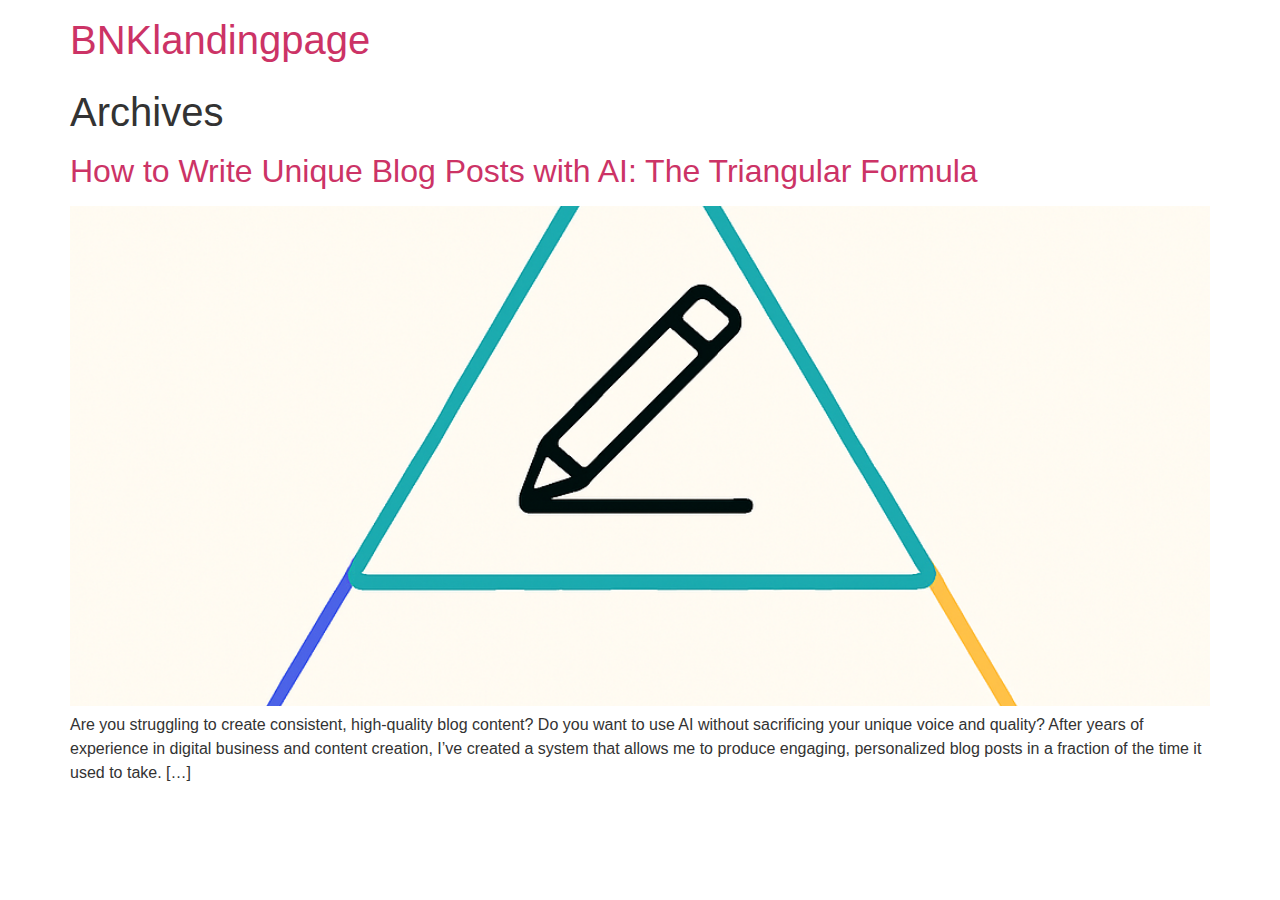
<file: index.html>
<!DOCTYPE html>
<html lang="en-US">
<head>
	<meta charset="UTF-8">
	<meta name="viewport" content="width=device-width, initial-scale=1">
	<link rel="profile" href="https://gmpg.org/xfn/11">
	<title>BNKlandingpage</title>
	<style>img:is([sizes="auto" i], [sizes^="auto," i]) { contain-intrinsic-size: 3000px 1500px }</style>
	<meta name="robots" content="index, follow, max-snippet:-1, max-image-preview:large, max-video-preview:-1">
<link rel="canonical" href="/">
<script id="website-schema" type="application/ld+json">{"@context":"http:\/\/schema.org","@type":"WebSite","name":"BNKlandingpage","alternateName":"BNKlandingpage","description":"","url":""}</script>
<meta property="og:url" content="/">
<meta property="og:site_name" content="BNKlandingpage">
<meta property="og:locale" content="en_US">
<meta property="og:type" content="website">
<meta property="og:title" content="BNKlandingpage">
<meta property="fb:pages">
<meta property="fb:admins">
<meta property="fb:app_id">
<meta name="twitter:card" content="summary">
<meta name="twitter:title" content="BNKlandingpage">
<link rel="dns-prefetch">
<link rel="alternate" type="application/rss+xml" title="BNKlandingpage &raquo; Feed" href="/feed/">
<link rel="alternate" type="application/rss+xml" title="BNKlandingpage &raquo; Comments Feed" href="/comments/feed/">
<script>
window._wpemojiSettings = {"baseUrl":"https:\/\/s.w.org\/images\/core\/emoji\/15.1.0\/72x72\/","ext":".png","svgUrl":"https:\/\/s.w.org\/images\/core\/emoji\/15.1.0\/svg\/","svgExt":".svg","source":{"concatemoji":"\/wp-includes\/js\/wp-emoji-release.min.js?ver=6.8"}};
/*! This file is auto-generated */
!function(i,n){var o,s,e;function c(e){try{var t={supportTests:e,timestamp:(new Date).valueOf()};sessionStorage.setItem(o,JSON.stringify(t))}catch(e){}}function p(e,t,n){e.clearRect(0,0,e.canvas.width,e.canvas.height),e.fillText(t,0,0);var t=new Uint32Array(e.getImageData(0,0,e.canvas.width,e.canvas.height).data),r=(e.clearRect(0,0,e.canvas.width,e.canvas.height),e.fillText(n,0,0),new Uint32Array(e.getImageData(0,0,e.canvas.width,e.canvas.height).data));return t.every(function(e,t){return e===r[t]})}function u(e,t,n){switch(t){case"flag":return n(e,"🏳️‍⚧️","🏳️​⚧️")?!1:!n(e,"🇺🇳","🇺​🇳")&&!n(e,"🏴󠁧󠁢󠁥󠁮󠁧󠁿","🏴​󠁧​󠁢​󠁥​󠁮​󠁧​󠁿");case"emoji":return!n(e,"🐦‍🔥","🐦​🔥")}return!1}function f(e,t,n){var r="undefined"!=typeof WorkerGlobalScope&&self instanceof WorkerGlobalScope?new OffscreenCanvas(300,150):i.createElement("canvas"),a=r.getContext("2d",{willReadFrequently:!0}),o=(a.textBaseline="top",a.font="600 32px Arial",{});return e.forEach(function(e){o[e]=t(a,e,n)}),o}function t(e){var t=i.createElement("script");t.src=e,t.defer=!0,i.head.appendChild(t)}"undefined"!=typeof Promise&&(o="wpEmojiSettingsSupports",s=["flag","emoji"],n.supports={everything:!0,everythingExceptFlag:!0},e=new Promise(function(e){i.addEventListener("DOMContentLoaded",e,{once:!0})}),new Promise(function(t){var n=function(){try{var e=JSON.parse(sessionStorage.getItem(o));if("object"==typeof e&&"number"==typeof e.timestamp&&(new Date).valueOf()<e.timestamp+604800&&"object"==typeof e.supportTests)return e.supportTests}catch(e){}return null}();if(!n){if("undefined"!=typeof Worker&&"undefined"!=typeof OffscreenCanvas&&"undefined"!=typeof URL&&URL.createObjectURL&&"undefined"!=typeof Blob)try{var e="postMessage("+f.toString()+"("+[JSON.stringify(s),u.toString(),p.toString()].join(",")+"));",r=new Blob([e],{type:"text/javascript"}),a=new Worker(URL.createObjectURL(r),{name:"wpTestEmojiSupports"});return void(a.onmessage=function(e){c(n=e.data),a.terminate(),t(n)})}catch(e){}c(n=f(s,u,p))}t(n)}).then(function(e){for(var t in e)n.supports[t]=e[t],n.supports.everything=n.supports.everything&&n.supports[t],"flag"!==t&&(n.supports.everythingExceptFlag=n.supports.everythingExceptFlag&&n.supports[t]);n.supports.everythingExceptFlag=n.supports.everythingExceptFlag&&!n.supports.flag,n.DOMReady=!1,n.readyCallback=function(){n.DOMReady=!0}}).then(function(){return e}).then(function(){var e;n.supports.everything||(n.readyCallback(),(e=n.source||{}).concatemoji?t(e.concatemoji):e.wpemoji&&e.twemoji&&(t(e.twemoji),t(e.wpemoji)))}))}((window,document),window._wpemojiSettings);
</script>
<style id="wp-emoji-styles-inline-css">img.wp-smiley, img.emoji {
		display: inline !important;
		border: none !important;
		box-shadow: none !important;
		height: 1em !important;
		width: 1em !important;
		margin: 0 0.07em !important;
		vertical-align: -0.1em !important;
		background: none !important;
		padding: 0 !important;
	}</style>
<link rel="stylesheet" id="wp-block-library-css" href="/wp-includes/css/dist/block-library/style.min.css?ver=6.8" media="all">
<link rel="stylesheet" id="jet-engine-frontend-css" href="/wp-content/plugins/jet-engine/assets/css/frontend.css?ver=3.6.7" media="all">
<style id="global-styles-inline-css">:root{--wp--preset--aspect-ratio--square: 1;--wp--preset--aspect-ratio--4-3: 4/3;--wp--preset--aspect-ratio--3-4: 3/4;--wp--preset--aspect-ratio--3-2: 3/2;--wp--preset--aspect-ratio--2-3: 2/3;--wp--preset--aspect-ratio--16-9: 16/9;--wp--preset--aspect-ratio--9-16: 9/16;--wp--preset--color--black: #000000;--wp--preset--color--cyan-bluish-gray: #abb8c3;--wp--preset--color--white: #ffffff;--wp--preset--color--pale-pink: #f78da7;--wp--preset--color--vivid-red: #cf2e2e;--wp--preset--color--luminous-vivid-orange: #ff6900;--wp--preset--color--luminous-vivid-amber: #fcb900;--wp--preset--color--light-green-cyan: #7bdcb5;--wp--preset--color--vivid-green-cyan: #00d084;--wp--preset--color--pale-cyan-blue: #8ed1fc;--wp--preset--color--vivid-cyan-blue: #0693e3;--wp--preset--color--vivid-purple: #9b51e0;--wp--preset--gradient--vivid-cyan-blue-to-vivid-purple: linear-gradient(135deg,rgba(6,147,227,1) 0%,rgb(155,81,224) 100%);--wp--preset--gradient--light-green-cyan-to-vivid-green-cyan: linear-gradient(135deg,rgb(122,220,180) 0%,rgb(0,208,130) 100%);--wp--preset--gradient--luminous-vivid-amber-to-luminous-vivid-orange: linear-gradient(135deg,rgba(252,185,0,1) 0%,rgba(255,105,0,1) 100%);--wp--preset--gradient--luminous-vivid-orange-to-vivid-red: linear-gradient(135deg,rgba(255,105,0,1) 0%,rgb(207,46,46) 100%);--wp--preset--gradient--very-light-gray-to-cyan-bluish-gray: linear-gradient(135deg,rgb(238,238,238) 0%,rgb(169,184,195) 100%);--wp--preset--gradient--cool-to-warm-spectrum: linear-gradient(135deg,rgb(74,234,220) 0%,rgb(151,120,209) 20%,rgb(207,42,186) 40%,rgb(238,44,130) 60%,rgb(251,105,98) 80%,rgb(254,248,76) 100%);--wp--preset--gradient--blush-light-purple: linear-gradient(135deg,rgb(255,206,236) 0%,rgb(152,150,240) 100%);--wp--preset--gradient--blush-bordeaux: linear-gradient(135deg,rgb(254,205,165) 0%,rgb(254,45,45) 50%,rgb(107,0,62) 100%);--wp--preset--gradient--luminous-dusk: linear-gradient(135deg,rgb(255,203,112) 0%,rgb(199,81,192) 50%,rgb(65,88,208) 100%);--wp--preset--gradient--pale-ocean: linear-gradient(135deg,rgb(255,245,203) 0%,rgb(182,227,212) 50%,rgb(51,167,181) 100%);--wp--preset--gradient--electric-grass: linear-gradient(135deg,rgb(202,248,128) 0%,rgb(113,206,126) 100%);--wp--preset--gradient--midnight: linear-gradient(135deg,rgb(2,3,129) 0%,rgb(40,116,252) 100%);--wp--preset--font-size--small: 13px;--wp--preset--font-size--medium: 20px;--wp--preset--font-size--large: 36px;--wp--preset--font-size--x-large: 42px;--wp--preset--spacing--20: 0.44rem;--wp--preset--spacing--30: 0.67rem;--wp--preset--spacing--40: 1rem;--wp--preset--spacing--50: 1.5rem;--wp--preset--spacing--60: 2.25rem;--wp--preset--spacing--70: 3.38rem;--wp--preset--spacing--80: 5.06rem;--wp--preset--shadow--natural: 6px 6px 9px rgba(0, 0, 0, 0.2);--wp--preset--shadow--deep: 12px 12px 50px rgba(0, 0, 0, 0.4);--wp--preset--shadow--sharp: 6px 6px 0px rgba(0, 0, 0, 0.2);--wp--preset--shadow--outlined: 6px 6px 0px -3px rgba(255, 255, 255, 1), 6px 6px rgba(0, 0, 0, 1);--wp--preset--shadow--crisp: 6px 6px 0px rgba(0, 0, 0, 1);}:root { --wp--style--global--content-size: 800px;--wp--style--global--wide-size: 1200px; }:where(body) { margin: 0; }.wp-site-blocks > .alignleft { float: left; margin-right: 2em; }.wp-site-blocks > .alignright { float: right; margin-left: 2em; }.wp-site-blocks > .aligncenter { justify-content: center; margin-left: auto; margin-right: auto; }:where(.wp-site-blocks) > * { margin-block-start: 24px; margin-block-end: 0; }:where(.wp-site-blocks) > :first-child { margin-block-start: 0; }:where(.wp-site-blocks) > :last-child { margin-block-end: 0; }:root { --wp--style--block-gap: 24px; }:root :where(.is-layout-flow) > :first-child{margin-block-start: 0;}:root :where(.is-layout-flow) > :last-child{margin-block-end: 0;}:root :where(.is-layout-flow) > *{margin-block-start: 24px;margin-block-end: 0;}:root :where(.is-layout-constrained) > :first-child{margin-block-start: 0;}:root :where(.is-layout-constrained) > :last-child{margin-block-end: 0;}:root :where(.is-layout-constrained) > *{margin-block-start: 24px;margin-block-end: 0;}:root :where(.is-layout-flex){gap: 24px;}:root :where(.is-layout-grid){gap: 24px;}.is-layout-flow > .alignleft{float: left;margin-inline-start: 0;margin-inline-end: 2em;}.is-layout-flow > .alignright{float: right;margin-inline-start: 2em;margin-inline-end: 0;}.is-layout-flow > .aligncenter{margin-left: auto !important;margin-right: auto !important;}.is-layout-constrained > .alignleft{float: left;margin-inline-start: 0;margin-inline-end: 2em;}.is-layout-constrained > .alignright{float: right;margin-inline-start: 2em;margin-inline-end: 0;}.is-layout-constrained > .aligncenter{margin-left: auto !important;margin-right: auto !important;}.is-layout-constrained > :where(:not(.alignleft):not(.alignright):not(.alignfull)){max-width: var(--wp--style--global--content-size);margin-left: auto !important;margin-right: auto !important;}.is-layout-constrained > .alignwide{max-width: var(--wp--style--global--wide-size);}body .is-layout-flex{display: flex;}.is-layout-flex{flex-wrap: wrap;align-items: center;}.is-layout-flex > :is(*, div){margin: 0;}body .is-layout-grid{display: grid;}.is-layout-grid > :is(*, div){margin: 0;}body{padding-top: 0px;padding-right: 0px;padding-bottom: 0px;padding-left: 0px;}a:where(:not(.wp-element-button)){text-decoration: underline;}:root :where(.wp-element-button, .wp-block-button__link){background-color: #32373c;border-width: 0;color: #fff;font-family: inherit;font-size: inherit;line-height: inherit;padding: calc(0.667em + 2px) calc(1.333em + 2px);text-decoration: none;}.has-black-color{color: var(--wp--preset--color--black) !important;}.has-cyan-bluish-gray-color{color: var(--wp--preset--color--cyan-bluish-gray) !important;}.has-white-color{color: var(--wp--preset--color--white) !important;}.has-pale-pink-color{color: var(--wp--preset--color--pale-pink) !important;}.has-vivid-red-color{color: var(--wp--preset--color--vivid-red) !important;}.has-luminous-vivid-orange-color{color: var(--wp--preset--color--luminous-vivid-orange) !important;}.has-luminous-vivid-amber-color{color: var(--wp--preset--color--luminous-vivid-amber) !important;}.has-light-green-cyan-color{color: var(--wp--preset--color--light-green-cyan) !important;}.has-vivid-green-cyan-color{color: var(--wp--preset--color--vivid-green-cyan) !important;}.has-pale-cyan-blue-color{color: var(--wp--preset--color--pale-cyan-blue) !important;}.has-vivid-cyan-blue-color{color: var(--wp--preset--color--vivid-cyan-blue) !important;}.has-vivid-purple-color{color: var(--wp--preset--color--vivid-purple) !important;}.has-black-background-color{background-color: var(--wp--preset--color--black) !important;}.has-cyan-bluish-gray-background-color{background-color: var(--wp--preset--color--cyan-bluish-gray) !important;}.has-white-background-color{background-color: var(--wp--preset--color--white) !important;}.has-pale-pink-background-color{background-color: var(--wp--preset--color--pale-pink) !important;}.has-vivid-red-background-color{background-color: var(--wp--preset--color--vivid-red) !important;}.has-luminous-vivid-orange-background-color{background-color: var(--wp--preset--color--luminous-vivid-orange) !important;}.has-luminous-vivid-amber-background-color{background-color: var(--wp--preset--color--luminous-vivid-amber) !important;}.has-light-green-cyan-background-color{background-color: var(--wp--preset--color--light-green-cyan) !important;}.has-vivid-green-cyan-background-color{background-color: var(--wp--preset--color--vivid-green-cyan) !important;}.has-pale-cyan-blue-background-color{background-color: var(--wp--preset--color--pale-cyan-blue) !important;}.has-vivid-cyan-blue-background-color{background-color: var(--wp--preset--color--vivid-cyan-blue) !important;}.has-vivid-purple-background-color{background-color: var(--wp--preset--color--vivid-purple) !important;}.has-black-border-color{border-color: var(--wp--preset--color--black) !important;}.has-cyan-bluish-gray-border-color{border-color: var(--wp--preset--color--cyan-bluish-gray) !important;}.has-white-border-color{border-color: var(--wp--preset--color--white) !important;}.has-pale-pink-border-color{border-color: var(--wp--preset--color--pale-pink) !important;}.has-vivid-red-border-color{border-color: var(--wp--preset--color--vivid-red) !important;}.has-luminous-vivid-orange-border-color{border-color: var(--wp--preset--color--luminous-vivid-orange) !important;}.has-luminous-vivid-amber-border-color{border-color: var(--wp--preset--color--luminous-vivid-amber) !important;}.has-light-green-cyan-border-color{border-color: var(--wp--preset--color--light-green-cyan) !important;}.has-vivid-green-cyan-border-color{border-color: var(--wp--preset--color--vivid-green-cyan) !important;}.has-pale-cyan-blue-border-color{border-color: var(--wp--preset--color--pale-cyan-blue) !important;}.has-vivid-cyan-blue-border-color{border-color: var(--wp--preset--color--vivid-cyan-blue) !important;}.has-vivid-purple-border-color{border-color: var(--wp--preset--color--vivid-purple) !important;}.has-vivid-cyan-blue-to-vivid-purple-gradient-background{background: var(--wp--preset--gradient--vivid-cyan-blue-to-vivid-purple) !important;}.has-light-green-cyan-to-vivid-green-cyan-gradient-background{background: var(--wp--preset--gradient--light-green-cyan-to-vivid-green-cyan) !important;}.has-luminous-vivid-amber-to-luminous-vivid-orange-gradient-background{background: var(--wp--preset--gradient--luminous-vivid-amber-to-luminous-vivid-orange) !important;}.has-luminous-vivid-orange-to-vivid-red-gradient-background{background: var(--wp--preset--gradient--luminous-vivid-orange-to-vivid-red) !important;}.has-very-light-gray-to-cyan-bluish-gray-gradient-background{background: var(--wp--preset--gradient--very-light-gray-to-cyan-bluish-gray) !important;}.has-cool-to-warm-spectrum-gradient-background{background: var(--wp--preset--gradient--cool-to-warm-spectrum) !important;}.has-blush-light-purple-gradient-background{background: var(--wp--preset--gradient--blush-light-purple) !important;}.has-blush-bordeaux-gradient-background{background: var(--wp--preset--gradient--blush-bordeaux) !important;}.has-luminous-dusk-gradient-background{background: var(--wp--preset--gradient--luminous-dusk) !important;}.has-pale-ocean-gradient-background{background: var(--wp--preset--gradient--pale-ocean) !important;}.has-electric-grass-gradient-background{background: var(--wp--preset--gradient--electric-grass) !important;}.has-midnight-gradient-background{background: var(--wp--preset--gradient--midnight) !important;}.has-small-font-size{font-size: var(--wp--preset--font-size--small) !important;}.has-medium-font-size{font-size: var(--wp--preset--font-size--medium) !important;}.has-large-font-size{font-size: var(--wp--preset--font-size--large) !important;}.has-x-large-font-size{font-size: var(--wp--preset--font-size--x-large) !important;}
:root :where(.wp-block-pullquote){font-size: 1.5em;line-height: 1.6;}</style>
<link rel="stylesheet" id="hello-elementor-css" href="/wp-content/themes/hello-elementor/style.min.css?ver=3.3.0" media="all">
<link rel="stylesheet" id="hello-elementor-theme-style-css" href="/wp-content/themes/hello-elementor/theme.min.css?ver=3.3.0" media="all">
<link rel="stylesheet" id="hello-elementor-header-footer-css" href="/wp-content/themes/hello-elementor/header-footer.min.css?ver=3.3.0" media="all">
<link rel="stylesheet" id="elementor-frontend-css" href="/wp-content/plugins/elementor/assets/css/frontend.min.css?ver=3.28.3" media="all">
<link rel="stylesheet" id="elementor-post-20-css" href="/wp-content/uploads/elementor/css/post-20.css?ver=1745231120" media="all">
<link rel="stylesheet" id="hello-elementor-child-style-css" href="/wp-content/themes/hello-theme-child-master/style.css?ver=2.0.0" media="all">
<link rel="https://api.w.org/" href="/wp-json/">
<link rel="EditURI" type="application/rsd+xml" title="RSD" href="/xmlrpc.php?rsd">
<meta name="generator" content="WordPress 6.8">
                            <style>/* variables (edit here)*/

:root {
    /* Global Padding Variables - Editable */
    /* Left and Right Padding All /Sections/Containers*/
    --fluid-side-padding-min: 1.25rem; /* 20px */
    --fluid-side-padding-max: 5rem;   /* 80px */

    /* Top and Bottom Padding All Containers*/
    --section-xxl-padding-min: 9.375rem; /* 150px */
    --section-xxl-padding-max: 10rem; /* 160px */ 
  
    --section-xl-padding-min: 6.875rem; /* 110px */
    --section-xl-padding-max: 7.5rem; /* 120px */
  
    --section-l-padding-min: 5.625rem; /* 90px */
    --section-l-padding-max: 6.25rem; /* 100px */
  
    --section-m-padding-min: 5rem; /* 80px */
    --section-m-padding-max: 5rem; /* 80px */
  
    --section-s-padding-min: 3.75rem; /* 60px */
    --section-s-padding-max: 3.75rem; /* 60px */
  
    --section-xs-padding-min: 2.5rem; /* 40px */
    --section-xs-padding-max: 2.5rem; /* 40px */
  
    --section-xxs-padding-min: 1.5rem; /* 24px */
    --section-xxs-padding-max: 1.5rem; /* 24px */
    
    --section-header-padding-min: 1.25rem; /* 20px */
    --section-header-padding-max: 1.25rem; /* 20px */

  
    /* Hero Sections Height Variable */
    --section-hero-height: 100vh; /* 100% the screen height */
  
    /* Offset Padding for Overlay Headers */
    --section-offset-header: 80px; /* Adjust to the overlay header's negative margin */

    /* Width For Narrow Sections*/
    --section-narrow: 62.5rem; /* 1000px */
    --section-narrow-xs: 45rem; /* 720px */
  }


/* CSS Template (do not edit below) */
  
  
  /* Section/Container Padding - Fluid Variants */
  .section-xxl {
    padding-top: clamp(var(--section-xxl-padding-min), 1.087vw + 9.13rem, var(--section-xxl-padding-max));
    padding-bottom: clamp(var(--section-xxl-padding-min), 1.087vw + 9.13rem, var(--section-xxl-padding-max));
    padding-left: clamp(var(--fluid-side-padding-min), 6.522vw + -0.217rem, var(--fluid-side-padding-max))!important;
    padding-right: clamp(var(--fluid-side-padding-min), 6.522vw + -0.217rem, var(--fluid-side-padding-max))!important;
  }
  
  .section-xl {
    padding-top: clamp(var(--section-xl-padding-min), 1.087vw + 6.63rem, var(--section-xl-padding-max));
    padding-bottom: clamp(var(--section-xl-padding-min), 1.087vw + 6.63rem, var(--section-xl-padding-max));
    padding-left: clamp(var(--fluid-side-padding-min), 6.522vw + -0.217rem, var(--fluid-side-padding-max))!important;
    padding-right: clamp(var(--fluid-side-padding-min), 6.522vw + -0.217rem, var(--fluid-side-padding-max))!important;
  }
  
  .section-l {
    padding-top: clamp(var(--section-l-padding-min), 1.087vw + 5.38rem, var(--section-l-padding-max));
    padding-bottom: clamp(var(--section-l-padding-min), 1.087vw + 5.38rem, var(--section-l-padding-max));
    padding-left: clamp(var(--fluid-side-padding-min), 6.522vw + -0.217rem, var(--fluid-side-padding-max))!important;
    padding-right: clamp(var(--fluid-side-padding-min), 6.522vw + -0.217rem, var(--fluid-side-padding-max))!important;
  }
  
  .section-m {
    padding-top: clamp(var(--section-m-padding-min), 0vw + 5rem, var(--section-m-padding-max));
    padding-bottom: clamp(var(--section-m-padding-min), 0vw + 5rem, var(--section-m-padding-max));
    padding-left: clamp(var(--fluid-side-padding-min), 6.522vw + -0.217rem, var(--fluid-side-padding-max))!important;
    padding-right: clamp(var(--fluid-side-padding-min), 6.522vw + -0.217rem, var(--fluid-side-padding-max))!important;
  }
  
  .section-s {
    padding-top: clamp(var(--section-s-padding-min), 0vw + 3.75rem, var(--section-s-padding-max));
    padding-bottom: clamp(var(--section-s-padding-min), 0vw + 3.75rem, var(--section-s-padding-max));
    padding-left: clamp(var(--fluid-side-padding-min), 6.522vw + -0.217rem, var(--fluid-side-padding-max))!important;
    padding-right: clamp(var(--fluid-side-padding-min), 6.522vw + -0.217rem, var(--fluid-side-padding-max))!important;
  }
  
  .section-xs {
    padding-top: clamp(var(--section-xs-padding-min), 0vw + 2.5rem, var(--section-xs-padding-max));
    padding-bottom: clamp(var(--section-xs-padding-min), 0vw + 2.5rem, var(--section-xs-padding-max));
    padding-left: clamp(var(--fluid-side-padding-min), 6.522vw + -0.217rem, var(--fluid-side-padding-max))!important;
    padding-right: clamp(var(--fluid-side-padding-min), 6.522vw + -0.217rem, var(--fluid-side-padding-max))!important;
  }
  
  .section-xxs {
    padding-top: clamp(var(--section-xxs-padding-min), 0vw + 1.5rem, var(--section-xxs-padding-max));
    padding-bottom: clamp(var(--section-xxs-padding-min), 0vw + 1.5rem, var(--section-xxs-padding-max));
    padding-left: clamp(var(--fluid-side-padding-min), 6.522vw + -0.217rem, var(--fluid-side-padding-max))!important;
    padding-right: clamp(var(--fluid-side-padding-min), 6.522vw + -0.217rem, var(--fluid-side-padding-max))!important;
  }
  
  .section-header {
    padding-top: clamp(var(--section-header-padding-min), 0vw + 1.25rem, var(--section-header-padding-max));
    padding-bottom: clamp(var(--section-header-padding-min), 0vw + 1.25rem, var(--section-header-padding-max));
    padding-left: clamp(var(--fluid-side-padding-min), 6.522vw + -0.217rem, var(--fluid-side-padding-max))!important;
    padding-right: clamp(var(--fluid-side-padding-min), 6.522vw + -0.217rem, var(--fluid-side-padding-max))!important;
  }
  
  /* Hero Container/Sections Height */
  .section-hero {
    min-height: var(--section-hero-height)!important;
  }

  .section-hero .e-con-inner {
    justify-content: center!important;
}
  
  /* Full Width Sections - No Side Padding */

  .section-full div {
    max-width: 100%!important;
  }
  

  /* Narrow Sections */
  .section-narrow .e-con-inner {
    max-width: var(--section-narrow)!important;
  }

  .section-narrow-xs .e-con-inner {
    max-width: var(--section-narrow-xs)!important;
  }


  /* Offset Padding for Overlay Headers */
  .section-offset {
    padding-top: calc(var(--section-offset-header) + var(--section-xxl-padding-min));
  }</style>
                                                        <style>/*----------------------------------------------------------------
Edit The Template Styles Below
----------------------------------------------------------------*/

:root {
  /* Edit Link Colors */
  --color-link: #1391ff;
  --color-link-hover: #06BCC1;
	
	/* Edit Quote */
  --color-quote-border: #06BCC1;
	--width-quote-border: 3px;
  --bg-quote: #F4F8FC;
	
	/* Edit Code */
  --color-code-text: #89E3E4;
	--bg-code: #0B0515;

  /* Edit Spacing */
  --space-s: 0.25rem;
  --space-m: 0.75rem;
  --space-l: 1.25rem;
  --space-xl: 2.25rem;
  --space-xxl: 2.5rem;
	
	/* Edit Image Border Radius */
  --radius-m: 0.75rem;
	
	/* Edit Link Transition */
  --transition-default: 0.2s ease-in-out;

  /* Edit Typography */
  --font-weight-light: 300;
  --font-weight-regular: 400;
  --font-weight-medium: 500;
  --font-weight-bold: 700;
  --font-size-xs: .85rem;
  --font-size-p: 1.15rem;
	--mobile-font-size-p: 1.15rem;
  --font-size-m: 1.5rem;
	--mobile-font-size-m: 1.5rem;
  --font-size-l: 2rem;
	--mobile-font-size-l: 2rem;
  --line-height-body: 1.75em;
  --line-height-heading: 1.25em;
  --line-height-list: 1.2em;
}


/*----------------------------------------------------------------
End of template style editing, do not edit below
----------------------------------------------------------------*/


/* Headings */
.post-content h2, 
.post-content h3, 
.post-content h4, 
.post-content h5, 
.post-content h6 {
  padding-top: var(--space-xxl);
  padding-bottom: var(--space-s);
  font-weight: var(--font-weight-bold);
  line-height: var(--line-height-heading);
}

.post-content h2 {
  font-size: var(--font-size-l);
}

.post-content h3, 
.post-content h4, 
.post-content h5, 
.post-content h6 {
  font-size: var(--font-size-m);
}

/* Paragraphs */
.post-content p {
  padding-bottom: var(--space-l);
  margin-bottom: 0;
  line-height: var(--line-height-body);
}

/* Links */
.post-content p a {
  color: var(--color-link);
  font-weight: var(--font-weight-medium);
  text-decoration: underline;
  transition: color var(--transition-default);
}

.post-content p a:hover {
  color: var(--color-link-hover);
}

/* Lists */
.post-content ul,
.post-content ol {
  font-size: var(--font-size-p);
  font-weight: var(--font-weight-medium);
  padding-bottom: var(--space-xl);
}

.post-content ul li {
  line-height: var(--line-height-list);
  margin-bottom: var(--space-l);
}

.c-post-meta ul li:nth-child(2) {
  font-weight: var(--font-weight-regular)!important;
}

/* Images */
.post-content .wp-block-image img {
  margin: var(--space-xxl) 0;
  border-radius: var(--radius-m);
}

/* Blockquotes */
.post-content blockquote {
  border-left: var(--width-quote-border) solid var(--color-quote-border);
  margin: 0;
  padding: var(--space-m) var(--space-l);
  background: var(--bg-quote);
  font-size: var(--font-size-p);
  font-weight: var(--font-weight-regular);
}

.post-content blockquote cite {
  font-size: var(--font-size-xs);
  font-weight: var(--font-weight-light);
}

.post-content blockquote p {
  padding-bottom: 0;
}

/* Code Blocks */
.post-content .wp-block-code {
  background: var(--bg-code);
  padding: var(--space-xl);
  border-radius: var(--radius-m);
}

.post-content code {
  color: var(--color-code-text);
}

/* Mobile responsiveness */
@media screen and (max-width: 767px) {
  .post-content p {
    font-size: var(--mobile-font-size-p);
  }

  .post-content h2 {
    font-size: var(--mobile-font-size-l);
  }

  .post-content h3, 
  .post-content h4, 
  .post-content h5, 
  .post-content h6 {
    font-size: var(--mobile-font-size-m);
  }
}</style>
                                                        <style>:root {
    --cursor-flashlight-speed: .2s; /* Adjust the cursor effect speed here */
    --cursor-flashlight-timing: linear;
}

/* ! Do Not Edit Below! */

:root {
    --mouse-x: unset;
    --mouse-y: unset;
    transition: --mouse-x var(--cursor-flashlight-speed) var(--cursor-flashlight-timing),
                --mouse-y var(--cursor-flashlight-speed) var(--cursor-flashlight-timing);
}


@property --mouse-x {
    syntax: "<percentage> | <length>";
    inherits: true;
    initial-value: 0px;
}

@property --mouse-y {
    syntax: "<percentage> | <length>";
    inherits: true;
    initial-value: 0px;
}

.cursor-flashlight:before {
    mask: radial-gradient( circle at var(--mouse-x) var(--mouse-y), transparent 20px, currentColor 350px );
    -webkit-mask: radial-gradient( circle at var(--mouse-x) var(--mouse-y), transparent 20px, currentColor 350px );
}

.cursor-flashlight:after {
    content:"";
    position:absolute;
    width:100%;
    height:100%;
    top:0;
    left:0;
    bottom:0;
    right:0;
    z-index:-1;
    background-position: center;
    background-size: cover;
    background-repeat: no-repeat;
}</style>
                                                        <style>.fade-section:: before{
       z-index:1;
      pointer-events: none;
}</style>
                            <meta name="generator" content="Elementor 3.28.3; features: e_font_icon_svg, additional_custom_breakpoints, e_element_cache; settings: css_print_method-external, google_font-disabled, font_display-swap">

			<style>.e-con.e-parent:nth-of-type(n+4):not(.e-lazyloaded):not(.e-no-lazyload),
				.e-con.e-parent:nth-of-type(n+4):not(.e-lazyloaded):not(.e-no-lazyload) * {
					background-image: none !important;
				}
				@media screen and (max-height: 1024px) {
					.e-con.e-parent:nth-of-type(n+3):not(.e-lazyloaded):not(.e-no-lazyload),
					.e-con.e-parent:nth-of-type(n+3):not(.e-lazyloaded):not(.e-no-lazyload) * {
						background-image: none !important;
					}
				}
				@media screen and (max-height: 640px) {
					.e-con.e-parent:nth-of-type(n+2):not(.e-lazyloaded):not(.e-no-lazyload),
					.e-con.e-parent:nth-of-type(n+2):not(.e-lazyloaded):not(.e-no-lazyload) * {
						background-image: none !important;
					}
				}</style>
			</head>
<body class="home blog wp-embed-responsive wp-theme-hello-elementor wp-child-theme-hello-theme-child-master theme-default elementor-default elementor-kit-20">


<a class="skip-link screen-reader-text" href="#content">Skip to content</a>


<header id="site-header" class="site-header">

	<div class="site-branding">
					<div class="site-title">
				<a href="/" title="Home" rel="home">
					BNKlandingpage				</a>
			</div>
						</div>

	</header>
<main id="content" class="site-main">

			<div class="page-header">
			<h1 class="entry-title">Archives</h1>		</div>
	
	<div class="page-content">
					<article class="post">
				<h2 class="entry-title"><a href="/how-to-write-unique-blog-posts-with-ai-the-triangular-formula/">How to Write Unique Blog Posts with AI: The Triangular Formula</a></h2>
<a href="/how-to-write-unique-blog-posts-with-ai-the-triangular-formula/"><img fetchpriority="high" width="800" height="800" src="/wp-content/uploads/2025/04/9fba0aa2-602b-4638-91ea-838beeced1c8.png" class="attachment-large size-large wp-post-image" alt="" decoding="async" srcset="/wp-content/uploads/2025/04/9fba0aa2-602b-4638-91ea-838beeced1c8.png 1024w, /wp-content/uploads/2025/04/9fba0aa2-602b-4638-91ea-838beeced1c8-300x300.png 300w, /wp-content/uploads/2025/04/9fba0aa2-602b-4638-91ea-838beeced1c8-150x150.png 150w, /wp-content/uploads/2025/04/9fba0aa2-602b-4638-91ea-838beeced1c8-768x768.png 768w, /wp-content/uploads/2025/04/elementor/thumbs/9fba0aa2-602b-4638-91ea-838beeced1c8-r4g1husazz3feg5qezb9ocfs2a7lwdqq2qvl0cnwoc.png 350w" sizes="(max-width: 800px) 100vw, 800px"></a><p>Are you struggling to create consistent, high-quality blog content? Do you want to use AI without sacrificing your unique voice and quality? After years of experience in digital business and content creation, I’ve created a system that allows me to produce engaging, personalized blog posts in a fraction of the time it used to take. [&hellip;]</p>
			</article>
			</div>

	
</main>
<footer id="site-footer" class="site-footer">
	</footer>

<script type="speculationrules">{"prefetch":[{"source":"document","where":{"and":[{"href_matches":"\/*"},{"not":{"href_matches":["\/wp-*.php","\/wp-admin\/*","\/wp-content\/uploads\/*","\/wp-content\/*","\/wp-content\/plugins\/*","\/wp-content\/themes\/hello-theme-child-master\/*","\/wp-content\/themes\/hello-elementor\/*","\/*\\?(.+)"]}},{"not":{"selector_matches":"a[rel~=\"nofollow\"]"}},{"not":{"selector_matches":".no-prefetch, .no-prefetch a"}}]},"eagerness":"conservative"}]}</script>
                                <script>document.addEventListener('DOMContentLoaded', function () {
    let cursor;
    
    if (document.querySelectorAll('.cursor-flashlight')) {
        cursor = document.querySelector('.cursor-flashlight');
    }
    
    cursor.addEventListener('mousemove', (event) => {
        const rect = cursor.getBoundingClientRect();
        const mouseX = ((event.clientX - rect.left) / rect.width) * 100 + '%';
        const mouseY = ((event.clientY - rect.top) / rect.height) * 100 + '%';
    
        document.documentElement.style.setProperty('--mouse-x', mouseX);
        document.documentElement.style.setProperty('--mouse-y', mouseY);
    });
});</script>
                                			<script>const lazyloadRunObserver = () => {
					const lazyloadBackgrounds = document.querySelectorAll( `.e-con.e-parent:not(.e-lazyloaded)` );
					const lazyloadBackgroundObserver = new IntersectionObserver( ( entries ) => {
						entries.forEach( ( entry ) => {
							if ( entry.isIntersecting ) {
								let lazyloadBackground = entry.target;
								if( lazyloadBackground ) {
									lazyloadBackground.classList.add( 'e-lazyloaded' );
								}
								lazyloadBackgroundObserver.unobserve( entry.target );
							}
						});
					}, { rootMargin: '200px 0px 200px 0px' } );
					lazyloadBackgrounds.forEach( ( lazyloadBackground ) => {
						lazyloadBackgroundObserver.observe( lazyloadBackground );
					} );
				};
				const events = [
					'DOMContentLoaded',
					'elementor/lazyload/observe',
				];
				events.forEach( ( event ) => {
					document.addEventListener( event, lazyloadRunObserver );
				} );</script>
			
</body>
</html>
</file>
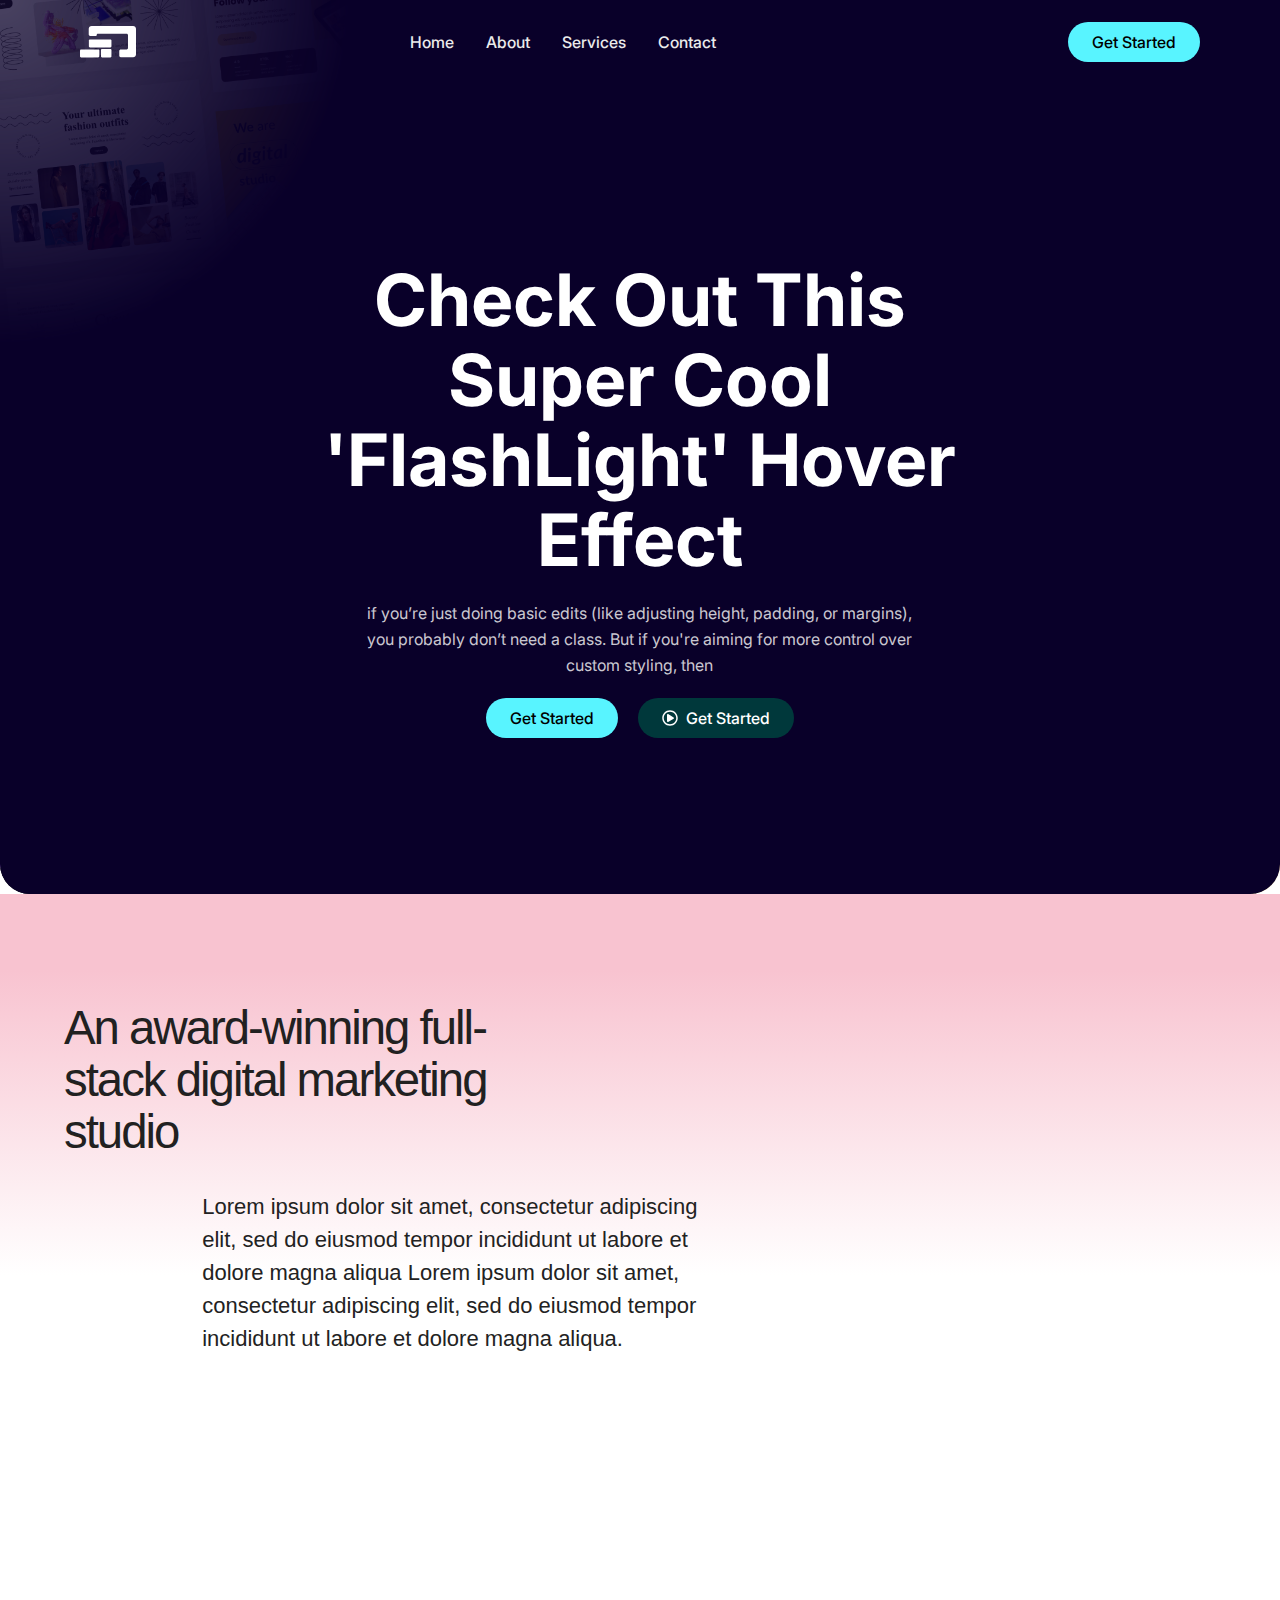
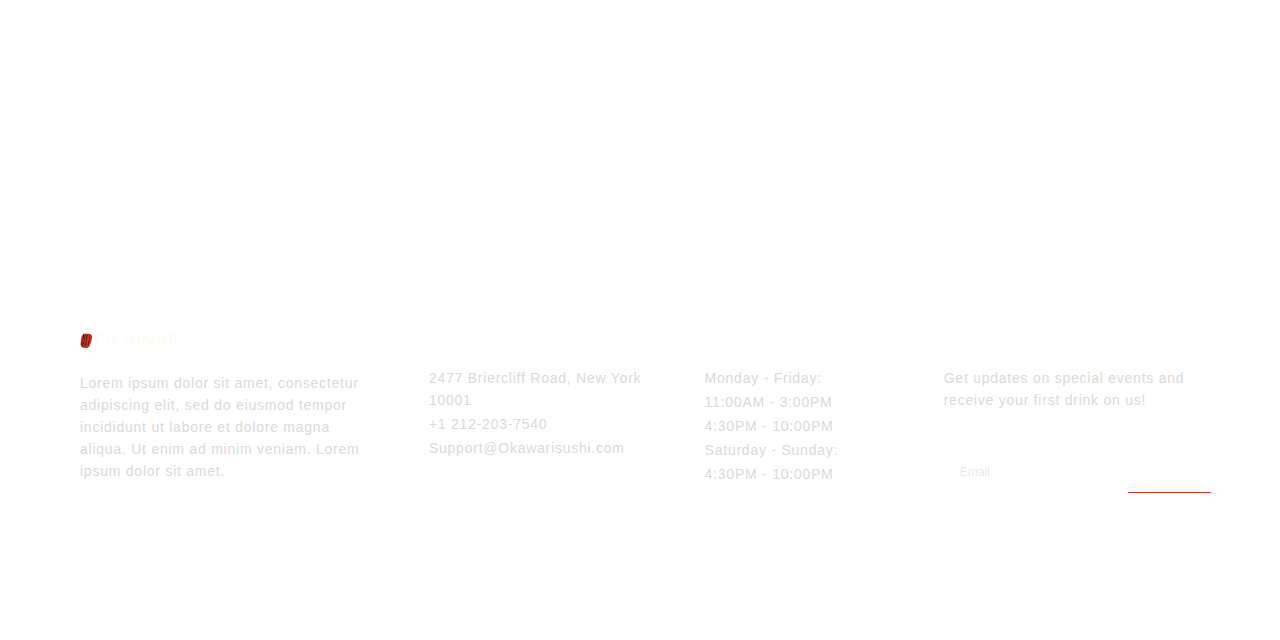
<file: background-image-reveal-on-hover-effect/index.html>
<!DOCTYPE html>
<html lang="en-US">
<head>
	<meta charset="UTF-8">
		<title>Background Image Reveal on Hover Effect - BNKlandingpage</title>
	<style>img:is([sizes="auto" i], [sizes^="auto," i]) { contain-intrinsic-size: 3000px 1500px }</style>
	<meta name="description" content="Get Started Nullam quis risus eget urna mollis ornare vel eu leo. Aenean lacinia bibendum nulla sed Facebook Twitter Youtube Directions Contact Us Nullam quis risus eget urna mollis ornare vel eu leo. Aenean lacinia bibendum nulla sed Facebook Twitter Youtube Directions Contact Us Check Out This Super Cool &#039;FlashLight&#039;&hellip;">
<meta name="robots" content="index, follow, max-snippet:-1, max-image-preview:large, max-video-preview:-1">
<link rel="canonical" href="/background-image-reveal-on-hover-effect/">
<meta property="og:url" content="/background-image-reveal-on-hover-effect/">
<meta property="og:site_name" content="BNKlandingpage">
<meta property="og:locale" content="en_US">
<meta property="og:type" content="article">
<meta property="og:title" content="Background Image Reveal on Hover Effect - BNKlandingpage">
<meta property="og:description" content="Get Started Nullam quis risus eget urna mollis ornare vel eu leo. Aenean lacinia bibendum nulla sed Facebook Twitter Youtube Directions Contact Us Nullam quis risus eget urna mollis ornare vel eu leo. Aenean lacinia bibendum nulla sed Facebook Twitter Youtube Directions Contact Us Check Out This Super Cool &#039;FlashLight&#039;&hellip;">
<meta property="fb:pages">
<meta property="fb:admins">
<meta property="fb:app_id">
<meta name="twitter:card" content="summary">
<meta name="twitter:title" content="Background Image Reveal on Hover Effect - BNKlandingpage">
<meta name="twitter:description" content="Get Started Nullam quis risus eget urna mollis ornare vel eu leo. Aenean lacinia bibendum nulla sed Facebook Twitter Youtube Directions Contact Us Nullam quis risus eget urna mollis ornare vel eu leo. Aenean lacinia bibendum nulla sed Facebook Twitter Youtube Directions Contact Us Check Out This Super Cool &#039;FlashLight&#039;&hellip;">
<link rel="dns-prefetch">
<link rel="alternate" type="application/rss+xml" title="BNKlandingpage &raquo; Feed" href="/feed/">
<link rel="alternate" type="application/rss+xml" title="BNKlandingpage &raquo; Comments Feed" href="/comments/feed/">
<script>
window._wpemojiSettings = {"baseUrl":"https:\/\/s.w.org\/images\/core\/emoji\/15.1.0\/72x72\/","ext":".png","svgUrl":"https:\/\/s.w.org\/images\/core\/emoji\/15.1.0\/svg\/","svgExt":".svg","source":{"concatemoji":"\/wp-includes\/js\/wp-emoji-release.min.js?ver=6.8"}};
/*! This file is auto-generated */
!function(i,n){var o,s,e;function c(e){try{var t={supportTests:e,timestamp:(new Date).valueOf()};sessionStorage.setItem(o,JSON.stringify(t))}catch(e){}}function p(e,t,n){e.clearRect(0,0,e.canvas.width,e.canvas.height),e.fillText(t,0,0);var t=new Uint32Array(e.getImageData(0,0,e.canvas.width,e.canvas.height).data),r=(e.clearRect(0,0,e.canvas.width,e.canvas.height),e.fillText(n,0,0),new Uint32Array(e.getImageData(0,0,e.canvas.width,e.canvas.height).data));return t.every(function(e,t){return e===r[t]})}function u(e,t,n){switch(t){case"flag":return n(e,"🏳️‍⚧️","🏳️​⚧️")?!1:!n(e,"🇺🇳","🇺​🇳")&&!n(e,"🏴󠁧󠁢󠁥󠁮󠁧󠁿","🏴​󠁧​󠁢​󠁥​󠁮​󠁧​󠁿");case"emoji":return!n(e,"🐦‍🔥","🐦​🔥")}return!1}function f(e,t,n){var r="undefined"!=typeof WorkerGlobalScope&&self instanceof WorkerGlobalScope?new OffscreenCanvas(300,150):i.createElement("canvas"),a=r.getContext("2d",{willReadFrequently:!0}),o=(a.textBaseline="top",a.font="600 32px Arial",{});return e.forEach(function(e){o[e]=t(a,e,n)}),o}function t(e){var t=i.createElement("script");t.src=e,t.defer=!0,i.head.appendChild(t)}"undefined"!=typeof Promise&&(o="wpEmojiSettingsSupports",s=["flag","emoji"],n.supports={everything:!0,everythingExceptFlag:!0},e=new Promise(function(e){i.addEventListener("DOMContentLoaded",e,{once:!0})}),new Promise(function(t){var n=function(){try{var e=JSON.parse(sessionStorage.getItem(o));if("object"==typeof e&&"number"==typeof e.timestamp&&(new Date).valueOf()<e.timestamp+604800&&"object"==typeof e.supportTests)return e.supportTests}catch(e){}return null}();if(!n){if("undefined"!=typeof Worker&&"undefined"!=typeof OffscreenCanvas&&"undefined"!=typeof URL&&URL.createObjectURL&&"undefined"!=typeof Blob)try{var e="postMessage("+f.toString()+"("+[JSON.stringify(s),u.toString(),p.toString()].join(",")+"));",r=new Blob([e],{type:"text/javascript"}),a=new Worker(URL.createObjectURL(r),{name:"wpTestEmojiSupports"});return void(a.onmessage=function(e){c(n=e.data),a.terminate(),t(n)})}catch(e){}c(n=f(s,u,p))}t(n)}).then(function(e){for(var t in e)n.supports[t]=e[t],n.supports.everything=n.supports.everything&&n.supports[t],"flag"!==t&&(n.supports.everythingExceptFlag=n.supports.everythingExceptFlag&&n.supports[t]);n.supports.everythingExceptFlag=n.supports.everythingExceptFlag&&!n.supports.flag,n.DOMReady=!1,n.readyCallback=function(){n.DOMReady=!0}}).then(function(){return e}).then(function(){var e;n.supports.everything||(n.readyCallback(),(e=n.source||{}).concatemoji?t(e.concatemoji):e.wpemoji&&e.twemoji&&(t(e.twemoji),t(e.wpemoji)))}))}((window,document),window._wpemojiSettings);
</script>
<style id="wp-emoji-styles-inline-css">img.wp-smiley, img.emoji {
		display: inline !important;
		border: none !important;
		box-shadow: none !important;
		height: 1em !important;
		width: 1em !important;
		margin: 0 0.07em !important;
		vertical-align: -0.1em !important;
		background: none !important;
		padding: 0 !important;
	}</style>
<link rel="stylesheet" id="jet-engine-frontend-css" href="/wp-content/plugins/jet-engine/assets/css/frontend.css?ver=3.6.7" media="all">
<style id="global-styles-inline-css">:root{--wp--preset--aspect-ratio--square: 1;--wp--preset--aspect-ratio--4-3: 4/3;--wp--preset--aspect-ratio--3-4: 3/4;--wp--preset--aspect-ratio--3-2: 3/2;--wp--preset--aspect-ratio--2-3: 2/3;--wp--preset--aspect-ratio--16-9: 16/9;--wp--preset--aspect-ratio--9-16: 9/16;--wp--preset--color--black: #000000;--wp--preset--color--cyan-bluish-gray: #abb8c3;--wp--preset--color--white: #ffffff;--wp--preset--color--pale-pink: #f78da7;--wp--preset--color--vivid-red: #cf2e2e;--wp--preset--color--luminous-vivid-orange: #ff6900;--wp--preset--color--luminous-vivid-amber: #fcb900;--wp--preset--color--light-green-cyan: #7bdcb5;--wp--preset--color--vivid-green-cyan: #00d084;--wp--preset--color--pale-cyan-blue: #8ed1fc;--wp--preset--color--vivid-cyan-blue: #0693e3;--wp--preset--color--vivid-purple: #9b51e0;--wp--preset--gradient--vivid-cyan-blue-to-vivid-purple: linear-gradient(135deg,rgba(6,147,227,1) 0%,rgb(155,81,224) 100%);--wp--preset--gradient--light-green-cyan-to-vivid-green-cyan: linear-gradient(135deg,rgb(122,220,180) 0%,rgb(0,208,130) 100%);--wp--preset--gradient--luminous-vivid-amber-to-luminous-vivid-orange: linear-gradient(135deg,rgba(252,185,0,1) 0%,rgba(255,105,0,1) 100%);--wp--preset--gradient--luminous-vivid-orange-to-vivid-red: linear-gradient(135deg,rgba(255,105,0,1) 0%,rgb(207,46,46) 100%);--wp--preset--gradient--very-light-gray-to-cyan-bluish-gray: linear-gradient(135deg,rgb(238,238,238) 0%,rgb(169,184,195) 100%);--wp--preset--gradient--cool-to-warm-spectrum: linear-gradient(135deg,rgb(74,234,220) 0%,rgb(151,120,209) 20%,rgb(207,42,186) 40%,rgb(238,44,130) 60%,rgb(251,105,98) 80%,rgb(254,248,76) 100%);--wp--preset--gradient--blush-light-purple: linear-gradient(135deg,rgb(255,206,236) 0%,rgb(152,150,240) 100%);--wp--preset--gradient--blush-bordeaux: linear-gradient(135deg,rgb(254,205,165) 0%,rgb(254,45,45) 50%,rgb(107,0,62) 100%);--wp--preset--gradient--luminous-dusk: linear-gradient(135deg,rgb(255,203,112) 0%,rgb(199,81,192) 50%,rgb(65,88,208) 100%);--wp--preset--gradient--pale-ocean: linear-gradient(135deg,rgb(255,245,203) 0%,rgb(182,227,212) 50%,rgb(51,167,181) 100%);--wp--preset--gradient--electric-grass: linear-gradient(135deg,rgb(202,248,128) 0%,rgb(113,206,126) 100%);--wp--preset--gradient--midnight: linear-gradient(135deg,rgb(2,3,129) 0%,rgb(40,116,252) 100%);--wp--preset--font-size--small: 13px;--wp--preset--font-size--medium: 20px;--wp--preset--font-size--large: 36px;--wp--preset--font-size--x-large: 42px;--wp--preset--spacing--20: 0.44rem;--wp--preset--spacing--30: 0.67rem;--wp--preset--spacing--40: 1rem;--wp--preset--spacing--50: 1.5rem;--wp--preset--spacing--60: 2.25rem;--wp--preset--spacing--70: 3.38rem;--wp--preset--spacing--80: 5.06rem;--wp--preset--shadow--natural: 6px 6px 9px rgba(0, 0, 0, 0.2);--wp--preset--shadow--deep: 12px 12px 50px rgba(0, 0, 0, 0.4);--wp--preset--shadow--sharp: 6px 6px 0px rgba(0, 0, 0, 0.2);--wp--preset--shadow--outlined: 6px 6px 0px -3px rgba(255, 255, 255, 1), 6px 6px rgba(0, 0, 0, 1);--wp--preset--shadow--crisp: 6px 6px 0px rgba(0, 0, 0, 1);}:root { --wp--style--global--content-size: 800px;--wp--style--global--wide-size: 1200px; }:where(body) { margin: 0; }.wp-site-blocks > .alignleft { float: left; margin-right: 2em; }.wp-site-blocks > .alignright { float: right; margin-left: 2em; }.wp-site-blocks > .aligncenter { justify-content: center; margin-left: auto; margin-right: auto; }:where(.wp-site-blocks) > * { margin-block-start: 24px; margin-block-end: 0; }:where(.wp-site-blocks) > :first-child { margin-block-start: 0; }:where(.wp-site-blocks) > :last-child { margin-block-end: 0; }:root { --wp--style--block-gap: 24px; }:root :where(.is-layout-flow) > :first-child{margin-block-start: 0;}:root :where(.is-layout-flow) > :last-child{margin-block-end: 0;}:root :where(.is-layout-flow) > *{margin-block-start: 24px;margin-block-end: 0;}:root :where(.is-layout-constrained) > :first-child{margin-block-start: 0;}:root :where(.is-layout-constrained) > :last-child{margin-block-end: 0;}:root :where(.is-layout-constrained) > *{margin-block-start: 24px;margin-block-end: 0;}:root :where(.is-layout-flex){gap: 24px;}:root :where(.is-layout-grid){gap: 24px;}.is-layout-flow > .alignleft{float: left;margin-inline-start: 0;margin-inline-end: 2em;}.is-layout-flow > .alignright{float: right;margin-inline-start: 2em;margin-inline-end: 0;}.is-layout-flow > .aligncenter{margin-left: auto !important;margin-right: auto !important;}.is-layout-constrained > .alignleft{float: left;margin-inline-start: 0;margin-inline-end: 2em;}.is-layout-constrained > .alignright{float: right;margin-inline-start: 2em;margin-inline-end: 0;}.is-layout-constrained > .aligncenter{margin-left: auto !important;margin-right: auto !important;}.is-layout-constrained > :where(:not(.alignleft):not(.alignright):not(.alignfull)){max-width: var(--wp--style--global--content-size);margin-left: auto !important;margin-right: auto !important;}.is-layout-constrained > .alignwide{max-width: var(--wp--style--global--wide-size);}body .is-layout-flex{display: flex;}.is-layout-flex{flex-wrap: wrap;align-items: center;}.is-layout-flex > :is(*, div){margin: 0;}body .is-layout-grid{display: grid;}.is-layout-grid > :is(*, div){margin: 0;}body{padding-top: 0px;padding-right: 0px;padding-bottom: 0px;padding-left: 0px;}a:where(:not(.wp-element-button)){text-decoration: underline;}:root :where(.wp-element-button, .wp-block-button__link){background-color: #32373c;border-width: 0;color: #fff;font-family: inherit;font-size: inherit;line-height: inherit;padding: calc(0.667em + 2px) calc(1.333em + 2px);text-decoration: none;}.has-black-color{color: var(--wp--preset--color--black) !important;}.has-cyan-bluish-gray-color{color: var(--wp--preset--color--cyan-bluish-gray) !important;}.has-white-color{color: var(--wp--preset--color--white) !important;}.has-pale-pink-color{color: var(--wp--preset--color--pale-pink) !important;}.has-vivid-red-color{color: var(--wp--preset--color--vivid-red) !important;}.has-luminous-vivid-orange-color{color: var(--wp--preset--color--luminous-vivid-orange) !important;}.has-luminous-vivid-amber-color{color: var(--wp--preset--color--luminous-vivid-amber) !important;}.has-light-green-cyan-color{color: var(--wp--preset--color--light-green-cyan) !important;}.has-vivid-green-cyan-color{color: var(--wp--preset--color--vivid-green-cyan) !important;}.has-pale-cyan-blue-color{color: var(--wp--preset--color--pale-cyan-blue) !important;}.has-vivid-cyan-blue-color{color: var(--wp--preset--color--vivid-cyan-blue) !important;}.has-vivid-purple-color{color: var(--wp--preset--color--vivid-purple) !important;}.has-black-background-color{background-color: var(--wp--preset--color--black) !important;}.has-cyan-bluish-gray-background-color{background-color: var(--wp--preset--color--cyan-bluish-gray) !important;}.has-white-background-color{background-color: var(--wp--preset--color--white) !important;}.has-pale-pink-background-color{background-color: var(--wp--preset--color--pale-pink) !important;}.has-vivid-red-background-color{background-color: var(--wp--preset--color--vivid-red) !important;}.has-luminous-vivid-orange-background-color{background-color: var(--wp--preset--color--luminous-vivid-orange) !important;}.has-luminous-vivid-amber-background-color{background-color: var(--wp--preset--color--luminous-vivid-amber) !important;}.has-light-green-cyan-background-color{background-color: var(--wp--preset--color--light-green-cyan) !important;}.has-vivid-green-cyan-background-color{background-color: var(--wp--preset--color--vivid-green-cyan) !important;}.has-pale-cyan-blue-background-color{background-color: var(--wp--preset--color--pale-cyan-blue) !important;}.has-vivid-cyan-blue-background-color{background-color: var(--wp--preset--color--vivid-cyan-blue) !important;}.has-vivid-purple-background-color{background-color: var(--wp--preset--color--vivid-purple) !important;}.has-black-border-color{border-color: var(--wp--preset--color--black) !important;}.has-cyan-bluish-gray-border-color{border-color: var(--wp--preset--color--cyan-bluish-gray) !important;}.has-white-border-color{border-color: var(--wp--preset--color--white) !important;}.has-pale-pink-border-color{border-color: var(--wp--preset--color--pale-pink) !important;}.has-vivid-red-border-color{border-color: var(--wp--preset--color--vivid-red) !important;}.has-luminous-vivid-orange-border-color{border-color: var(--wp--preset--color--luminous-vivid-orange) !important;}.has-luminous-vivid-amber-border-color{border-color: var(--wp--preset--color--luminous-vivid-amber) !important;}.has-light-green-cyan-border-color{border-color: var(--wp--preset--color--light-green-cyan) !important;}.has-vivid-green-cyan-border-color{border-color: var(--wp--preset--color--vivid-green-cyan) !important;}.has-pale-cyan-blue-border-color{border-color: var(--wp--preset--color--pale-cyan-blue) !important;}.has-vivid-cyan-blue-border-color{border-color: var(--wp--preset--color--vivid-cyan-blue) !important;}.has-vivid-purple-border-color{border-color: var(--wp--preset--color--vivid-purple) !important;}.has-vivid-cyan-blue-to-vivid-purple-gradient-background{background: var(--wp--preset--gradient--vivid-cyan-blue-to-vivid-purple) !important;}.has-light-green-cyan-to-vivid-green-cyan-gradient-background{background: var(--wp--preset--gradient--light-green-cyan-to-vivid-green-cyan) !important;}.has-luminous-vivid-amber-to-luminous-vivid-orange-gradient-background{background: var(--wp--preset--gradient--luminous-vivid-amber-to-luminous-vivid-orange) !important;}.has-luminous-vivid-orange-to-vivid-red-gradient-background{background: var(--wp--preset--gradient--luminous-vivid-orange-to-vivid-red) !important;}.has-very-light-gray-to-cyan-bluish-gray-gradient-background{background: var(--wp--preset--gradient--very-light-gray-to-cyan-bluish-gray) !important;}.has-cool-to-warm-spectrum-gradient-background{background: var(--wp--preset--gradient--cool-to-warm-spectrum) !important;}.has-blush-light-purple-gradient-background{background: var(--wp--preset--gradient--blush-light-purple) !important;}.has-blush-bordeaux-gradient-background{background: var(--wp--preset--gradient--blush-bordeaux) !important;}.has-luminous-dusk-gradient-background{background: var(--wp--preset--gradient--luminous-dusk) !important;}.has-pale-ocean-gradient-background{background: var(--wp--preset--gradient--pale-ocean) !important;}.has-electric-grass-gradient-background{background: var(--wp--preset--gradient--electric-grass) !important;}.has-midnight-gradient-background{background: var(--wp--preset--gradient--midnight) !important;}.has-small-font-size{font-size: var(--wp--preset--font-size--small) !important;}.has-medium-font-size{font-size: var(--wp--preset--font-size--medium) !important;}.has-large-font-size{font-size: var(--wp--preset--font-size--large) !important;}.has-x-large-font-size{font-size: var(--wp--preset--font-size--x-large) !important;}
:root :where(.wp-block-pullquote){font-size: 1.5em;line-height: 1.6;}</style>
<link rel="stylesheet" id="hello-elementor-css" href="/wp-content/themes/hello-elementor/style.min.css?ver=3.3.0" media="all">
<link rel="stylesheet" id="hello-elementor-theme-style-css" href="/wp-content/themes/hello-elementor/theme.min.css?ver=3.3.0" media="all">
<link rel="stylesheet" id="hello-elementor-header-footer-css" href="/wp-content/themes/hello-elementor/header-footer.min.css?ver=3.3.0" media="all">
<link rel="stylesheet" id="elementor-frontend-css" href="/wp-content/plugins/elementor/assets/css/frontend.min.css?ver=3.28.3" media="all">
<link rel="stylesheet" id="elementor-post-20-css" href="/wp-content/uploads/elementor/css/post-20.css?ver=1745231120" media="all">
<link rel="stylesheet" id="widget-image-css" href="/wp-content/plugins/elementor/assets/css/widget-image.min.css?ver=3.28.3" media="all">
<link rel="stylesheet" id="widget-nav-menu-css" href="/wp-content/plugins/elementor-pro/assets/css/widget-nav-menu.min.css?ver=3.28.3" media="all">
<link rel="stylesheet" id="widget-heading-css" href="/wp-content/plugins/elementor/assets/css/widget-heading.min.css?ver=3.28.3" media="all">
<link rel="stylesheet" id="widget-social-icons-css" href="/wp-content/plugins/elementor/assets/css/widget-social-icons.min.css?ver=3.28.3" media="all">
<link rel="stylesheet" id="e-apple-webkit-css" href="/wp-content/plugins/elementor/assets/css/conditionals/apple-webkit.min.css?ver=3.28.3" media="all">
<link rel="stylesheet" id="swiper-css" href="/wp-content/plugins/elementor/assets/lib/swiper/v8/css/swiper.min.css?ver=8.4.5" media="all">
<link rel="stylesheet" id="e-swiper-css" href="/wp-content/plugins/elementor/assets/css/conditionals/e-swiper.min.css?ver=3.28.3" media="all">
<link rel="stylesheet" id="widget-image-gallery-css" href="/wp-content/plugins/elementor/assets/css/widget-image-gallery.min.css?ver=3.28.3" media="all">
<link rel="stylesheet" id="widget-icon-list-css" href="/wp-content/plugins/elementor/assets/css/widget-icon-list.min.css?ver=3.28.3" media="all">
<link rel="stylesheet" id="e-animation-slideInRight-css" href="/wp-content/plugins/elementor/assets/lib/animations/styles/slideInRight.min.css?ver=3.28.3" media="all">
<link rel="stylesheet" id="widget-off-canvas-css" href="/wp-content/plugins/elementor-pro/assets/css/widget-off-canvas.min.css?ver=3.28.3" media="all">
<link rel="stylesheet" id="e-animation-fadeIn-css" href="/wp-content/plugins/elementor/assets/lib/animations/styles/fadeIn.min.css?ver=3.28.3" media="all">
<link rel="stylesheet" id="e-animation-fadeInLeft-css" href="/wp-content/plugins/elementor/assets/lib/animations/styles/fadeInLeft.min.css?ver=3.28.3" media="all">
<link rel="stylesheet" id="widget-divider-css" href="/wp-content/plugins/elementor/assets/css/widget-divider.min.css?ver=3.28.3" media="all">
<link rel="stylesheet" id="e-animation-fadeInUp-css" href="/wp-content/plugins/elementor/assets/lib/animations/styles/fadeInUp.min.css?ver=3.28.3" media="all">
<link rel="stylesheet" id="widget-icon-box-css" href="/wp-content/plugins/elementor/assets/css/widget-icon-box.min.css?ver=3.28.3" media="all">
<link rel="stylesheet" id="widget-form-css" href="/wp-content/plugins/elementor-pro/assets/css/widget-form.min.css?ver=3.28.3" media="all">
<link rel="stylesheet" id="elementor-post-282-css" href="/wp-content/uploads/elementor/css/post-282.css?ver=1745235312" media="all">
<link rel="stylesheet" id="hello-elementor-child-style-css" href="/wp-content/themes/hello-theme-child-master/style.css?ver=2.0.0" media="all">
<script src="/wp-includes/js/jquery/jquery.min.js?ver=3.7.1" id="jquery-core-js"></script>
<script src="/wp-includes/js/jquery/jquery-migrate.min.js?ver=3.4.1" id="jquery-migrate-js"></script>
<link rel="https://api.w.org/" href="/wp-json/">
<link rel="alternate" title="JSON" type="application/json" href="/wp-json/wp/v2/pages/282">
<link rel="EditURI" type="application/rsd+xml" title="RSD" href="/xmlrpc.php?rsd">
<meta name="generator" content="WordPress 6.8">
<link rel="shortlink" href="/?p=282">
<link rel="alternate" title="oEmbed (JSON)" type="application/json+oembed" href="/wp-json/oembed/1.0/embed?url=http%3A%2F%2F%2Fbackground-image-reveal-on-hover-effect%2F">
<link rel="alternate" title="oEmbed (XML)" type="text/xml+oembed" href="/wp-json/oembed/1.0/embed?url=http%3A%2F%2F%2Fbackground-image-reveal-on-hover-effect%2F#038;format=xml">
                            <style>/* variables (edit here)*/

:root {
    /* Global Padding Variables - Editable */
    /* Left and Right Padding All /Sections/Containers*/
    --fluid-side-padding-min: 1.25rem; /* 20px */
    --fluid-side-padding-max: 5rem;   /* 80px */

    /* Top and Bottom Padding All Containers*/
    --section-xxl-padding-min: 9.375rem; /* 150px */
    --section-xxl-padding-max: 10rem; /* 160px */ 
  
    --section-xl-padding-min: 6.875rem; /* 110px */
    --section-xl-padding-max: 7.5rem; /* 120px */
  
    --section-l-padding-min: 5.625rem; /* 90px */
    --section-l-padding-max: 6.25rem; /* 100px */
  
    --section-m-padding-min: 5rem; /* 80px */
    --section-m-padding-max: 5rem; /* 80px */
  
    --section-s-padding-min: 3.75rem; /* 60px */
    --section-s-padding-max: 3.75rem; /* 60px */
  
    --section-xs-padding-min: 2.5rem; /* 40px */
    --section-xs-padding-max: 2.5rem; /* 40px */
  
    --section-xxs-padding-min: 1.5rem; /* 24px */
    --section-xxs-padding-max: 1.5rem; /* 24px */
    
    --section-header-padding-min: 1.25rem; /* 20px */
    --section-header-padding-max: 1.25rem; /* 20px */

  
    /* Hero Sections Height Variable */
    --section-hero-height: 100vh; /* 100% the screen height */
  
    /* Offset Padding for Overlay Headers */
    --section-offset-header: 80px; /* Adjust to the overlay header's negative margin */

    /* Width For Narrow Sections*/
    --section-narrow: 62.5rem; /* 1000px */
    --section-narrow-xs: 45rem; /* 720px */
  }


/* CSS Template (do not edit below) */
  
  
  /* Section/Container Padding - Fluid Variants */
  .section-xxl {
    padding-top: clamp(var(--section-xxl-padding-min), 1.087vw + 9.13rem, var(--section-xxl-padding-max));
    padding-bottom: clamp(var(--section-xxl-padding-min), 1.087vw + 9.13rem, var(--section-xxl-padding-max));
    padding-left: clamp(var(--fluid-side-padding-min), 6.522vw + -0.217rem, var(--fluid-side-padding-max))!important;
    padding-right: clamp(var(--fluid-side-padding-min), 6.522vw + -0.217rem, var(--fluid-side-padding-max))!important;
  }
  
  .section-xl {
    padding-top: clamp(var(--section-xl-padding-min), 1.087vw + 6.63rem, var(--section-xl-padding-max));
    padding-bottom: clamp(var(--section-xl-padding-min), 1.087vw + 6.63rem, var(--section-xl-padding-max));
    padding-left: clamp(var(--fluid-side-padding-min), 6.522vw + -0.217rem, var(--fluid-side-padding-max))!important;
    padding-right: clamp(var(--fluid-side-padding-min), 6.522vw + -0.217rem, var(--fluid-side-padding-max))!important;
  }
  
  .section-l {
    padding-top: clamp(var(--section-l-padding-min), 1.087vw + 5.38rem, var(--section-l-padding-max));
    padding-bottom: clamp(var(--section-l-padding-min), 1.087vw + 5.38rem, var(--section-l-padding-max));
    padding-left: clamp(var(--fluid-side-padding-min), 6.522vw + -0.217rem, var(--fluid-side-padding-max))!important;
    padding-right: clamp(var(--fluid-side-padding-min), 6.522vw + -0.217rem, var(--fluid-side-padding-max))!important;
  }
  
  .section-m {
    padding-top: clamp(var(--section-m-padding-min), 0vw + 5rem, var(--section-m-padding-max));
    padding-bottom: clamp(var(--section-m-padding-min), 0vw + 5rem, var(--section-m-padding-max));
    padding-left: clamp(var(--fluid-side-padding-min), 6.522vw + -0.217rem, var(--fluid-side-padding-max))!important;
    padding-right: clamp(var(--fluid-side-padding-min), 6.522vw + -0.217rem, var(--fluid-side-padding-max))!important;
  }
  
  .section-s {
    padding-top: clamp(var(--section-s-padding-min), 0vw + 3.75rem, var(--section-s-padding-max));
    padding-bottom: clamp(var(--section-s-padding-min), 0vw + 3.75rem, var(--section-s-padding-max));
    padding-left: clamp(var(--fluid-side-padding-min), 6.522vw + -0.217rem, var(--fluid-side-padding-max))!important;
    padding-right: clamp(var(--fluid-side-padding-min), 6.522vw + -0.217rem, var(--fluid-side-padding-max))!important;
  }
  
  .section-xs {
    padding-top: clamp(var(--section-xs-padding-min), 0vw + 2.5rem, var(--section-xs-padding-max));
    padding-bottom: clamp(var(--section-xs-padding-min), 0vw + 2.5rem, var(--section-xs-padding-max));
    padding-left: clamp(var(--fluid-side-padding-min), 6.522vw + -0.217rem, var(--fluid-side-padding-max))!important;
    padding-right: clamp(var(--fluid-side-padding-min), 6.522vw + -0.217rem, var(--fluid-side-padding-max))!important;
  }
  
  .section-xxs {
    padding-top: clamp(var(--section-xxs-padding-min), 0vw + 1.5rem, var(--section-xxs-padding-max));
    padding-bottom: clamp(var(--section-xxs-padding-min), 0vw + 1.5rem, var(--section-xxs-padding-max));
    padding-left: clamp(var(--fluid-side-padding-min), 6.522vw + -0.217rem, var(--fluid-side-padding-max))!important;
    padding-right: clamp(var(--fluid-side-padding-min), 6.522vw + -0.217rem, var(--fluid-side-padding-max))!important;
  }
  
  .section-header {
    padding-top: clamp(var(--section-header-padding-min), 0vw + 1.25rem, var(--section-header-padding-max));
    padding-bottom: clamp(var(--section-header-padding-min), 0vw + 1.25rem, var(--section-header-padding-max));
    padding-left: clamp(var(--fluid-side-padding-min), 6.522vw + -0.217rem, var(--fluid-side-padding-max))!important;
    padding-right: clamp(var(--fluid-side-padding-min), 6.522vw + -0.217rem, var(--fluid-side-padding-max))!important;
  }
  
  /* Hero Container/Sections Height */
  .section-hero {
    min-height: var(--section-hero-height)!important;
  }

  .section-hero .e-con-inner {
    justify-content: center!important;
}
  
  /* Full Width Sections - No Side Padding */

  .section-full div {
    max-width: 100%!important;
  }
  

  /* Narrow Sections */
  .section-narrow .e-con-inner {
    max-width: var(--section-narrow)!important;
  }

  .section-narrow-xs .e-con-inner {
    max-width: var(--section-narrow-xs)!important;
  }


  /* Offset Padding for Overlay Headers */
  .section-offset {
    padding-top: calc(var(--section-offset-header) + var(--section-xxl-padding-min));
  }</style>
                                                        <style>/*----------------------------------------------------------------
Edit The Template Styles Below
----------------------------------------------------------------*/

:root {
  /* Edit Link Colors */
  --color-link: #1391ff;
  --color-link-hover: #06BCC1;
	
	/* Edit Quote */
  --color-quote-border: #06BCC1;
	--width-quote-border: 3px;
  --bg-quote: #F4F8FC;
	
	/* Edit Code */
  --color-code-text: #89E3E4;
	--bg-code: #0B0515;

  /* Edit Spacing */
  --space-s: 0.25rem;
  --space-m: 0.75rem;
  --space-l: 1.25rem;
  --space-xl: 2.25rem;
  --space-xxl: 2.5rem;
	
	/* Edit Image Border Radius */
  --radius-m: 0.75rem;
	
	/* Edit Link Transition */
  --transition-default: 0.2s ease-in-out;

  /* Edit Typography */
  --font-weight-light: 300;
  --font-weight-regular: 400;
  --font-weight-medium: 500;
  --font-weight-bold: 700;
  --font-size-xs: .85rem;
  --font-size-p: 1.15rem;
	--mobile-font-size-p: 1.15rem;
  --font-size-m: 1.5rem;
	--mobile-font-size-m: 1.5rem;
  --font-size-l: 2rem;
	--mobile-font-size-l: 2rem;
  --line-height-body: 1.75em;
  --line-height-heading: 1.25em;
  --line-height-list: 1.2em;
}


/*----------------------------------------------------------------
End of template style editing, do not edit below
----------------------------------------------------------------*/


/* Headings */
.post-content h2, 
.post-content h3, 
.post-content h4, 
.post-content h5, 
.post-content h6 {
  padding-top: var(--space-xxl);
  padding-bottom: var(--space-s);
  font-weight: var(--font-weight-bold);
  line-height: var(--line-height-heading);
}

.post-content h2 {
  font-size: var(--font-size-l);
}

.post-content h3, 
.post-content h4, 
.post-content h5, 
.post-content h6 {
  font-size: var(--font-size-m);
}

/* Paragraphs */
.post-content p {
  padding-bottom: var(--space-l);
  margin-bottom: 0;
  line-height: var(--line-height-body);
}

/* Links */
.post-content p a {
  color: var(--color-link);
  font-weight: var(--font-weight-medium);
  text-decoration: underline;
  transition: color var(--transition-default);
}

.post-content p a:hover {
  color: var(--color-link-hover);
}

/* Lists */
.post-content ul,
.post-content ol {
  font-size: var(--font-size-p);
  font-weight: var(--font-weight-medium);
  padding-bottom: var(--space-xl);
}

.post-content ul li {
  line-height: var(--line-height-list);
  margin-bottom: var(--space-l);
}

.c-post-meta ul li:nth-child(2) {
  font-weight: var(--font-weight-regular)!important;
}

/* Images */
.post-content .wp-block-image img {
  margin: var(--space-xxl) 0;
  border-radius: var(--radius-m);
}

/* Blockquotes */
.post-content blockquote {
  border-left: var(--width-quote-border) solid var(--color-quote-border);
  margin: 0;
  padding: var(--space-m) var(--space-l);
  background: var(--bg-quote);
  font-size: var(--font-size-p);
  font-weight: var(--font-weight-regular);
}

.post-content blockquote cite {
  font-size: var(--font-size-xs);
  font-weight: var(--font-weight-light);
}

.post-content blockquote p {
  padding-bottom: 0;
}

/* Code Blocks */
.post-content .wp-block-code {
  background: var(--bg-code);
  padding: var(--space-xl);
  border-radius: var(--radius-m);
}

.post-content code {
  color: var(--color-code-text);
}

/* Mobile responsiveness */
@media screen and (max-width: 767px) {
  .post-content p {
    font-size: var(--mobile-font-size-p);
  }

  .post-content h2 {
    font-size: var(--mobile-font-size-l);
  }

  .post-content h3, 
  .post-content h4, 
  .post-content h5, 
  .post-content h6 {
    font-size: var(--mobile-font-size-m);
  }
}</style>
                                                        <style>:root {
    --cursor-flashlight-speed: .2s; /* Adjust the cursor effect speed here */
    --cursor-flashlight-timing: linear;
}

/* ! Do Not Edit Below! */

:root {
    --mouse-x: unset;
    --mouse-y: unset;
    transition: --mouse-x var(--cursor-flashlight-speed) var(--cursor-flashlight-timing),
                --mouse-y var(--cursor-flashlight-speed) var(--cursor-flashlight-timing);
}


@property --mouse-x {
    syntax: "<percentage> | <length>";
    inherits: true;
    initial-value: 0px;
}

@property --mouse-y {
    syntax: "<percentage> | <length>";
    inherits: true;
    initial-value: 0px;
}

.cursor-flashlight:before {
    mask: radial-gradient( circle at var(--mouse-x) var(--mouse-y), transparent 20px, currentColor 350px );
    -webkit-mask: radial-gradient( circle at var(--mouse-x) var(--mouse-y), transparent 20px, currentColor 350px );
}

.cursor-flashlight:after {
    content:"";
    position:absolute;
    width:100%;
    height:100%;
    top:0;
    left:0;
    bottom:0;
    right:0;
    z-index:-1;
    background-position: center;
    background-size: cover;
    background-repeat: no-repeat;
}</style>
                                                        <style>.fade-section:: before{
       z-index:1;
      pointer-events: none;
}</style>
                            <meta name="generator" content="Elementor 3.28.3; features: e_font_icon_svg, additional_custom_breakpoints, e_element_cache; settings: css_print_method-external, google_font-disabled, font_display-swap">

			<style>.e-con.e-parent:nth-of-type(n+4):not(.e-lazyloaded):not(.e-no-lazyload),
				.e-con.e-parent:nth-of-type(n+4):not(.e-lazyloaded):not(.e-no-lazyload) * {
					background-image: none !important;
				}
				@media screen and (max-height: 1024px) {
					.e-con.e-parent:nth-of-type(n+3):not(.e-lazyloaded):not(.e-no-lazyload),
					.e-con.e-parent:nth-of-type(n+3):not(.e-lazyloaded):not(.e-no-lazyload) * {
						background-image: none !important;
					}
				}
				@media screen and (max-height: 640px) {
					.e-con.e-parent:nth-of-type(n+2):not(.e-lazyloaded):not(.e-no-lazyload),
					.e-con.e-parent:nth-of-type(n+2):not(.e-lazyloaded):not(.e-no-lazyload) * {
						background-image: none !important;
					}
				}</style>
				<meta name="viewport" content="width=device-width, initial-scale=1.0, viewport-fit=cover">
</head>
<body class="wp-singular page-template page-template-elementor_canvas page page-id-282 wp-embed-responsive wp-theme-hello-elementor wp-child-theme-hello-theme-child-master theme-default elementor-default elementor-template-canvas elementor-kit-20 elementor-page elementor-page-282">
			<div data-elementor-type="wp-page" data-elementor-id="282" class="elementor elementor-282" data-elementor-post-type="page">
				<div class="elementor-element elementor-element-b3f0d7c e-con-full section-header  e-flex elementor-invisible e-con e-parent" data-id="b3f0d7c" data-element_type="container" data-settings="{&quot;animation&quot;:&quot;fadeIn&quot;}">
		<div class="elementor-element elementor-element-50e4f1d e-con-full e-flex e-con e-child" data-id="50e4f1d" data-element_type="container">
				<div class="elementor-element elementor-element-b62bd45 elementor-widget-tablet__width-initial elementor-widget elementor-widget-image" data-id="b62bd45" data-element_type="widget" data-widget_type="image.default">
																<a href="/">
							<img alt="" decoding="async" width="77" height="45" src="/wp-content/uploads/2025/04/BF-White.svg" class="attachment-large size-large wp-image-79">								</a>
															</div>
				</div>
		<div class="elementor-element elementor-element-00a97e4 e-con-full e-flex e-con e-child" data-id="00a97e4" data-element_type="container">
				<div class="elementor-element elementor-element-9e40cff elementor-nav-menu__align-center elementor-nav-menu--stretch elementor-nav-menu__text-align-center elementor-widget-tablet__width-initial elementor-nav-menu--dropdown-mobile elementor-nav-menu--toggle elementor-nav-menu--burger elementor-widget elementor-widget-nav-menu" data-id="9e40cff" data-element_type="widget" data-settings="{&quot;full_width&quot;:&quot;stretch&quot;,&quot;layout&quot;:&quot;horizontal&quot;,&quot;submenu_icon&quot;:{&quot;value&quot;:&quot;&lt;svg class=\&quot;e-font-icon-svg e-fas-caret-down\&quot; viewBox=\&quot;0 0 320 512\&quot; xmlns=\&quot;http:\/\/www.w3.org\/2000\/svg\&quot;&gt;&lt;path d=\&quot;M31.3 192h257.3c17.8 0 26.7 21.5 14.1 34.1L174.1 354.8c-7.8 7.8-20.5 7.8-28.3 0L17.2 226.1C4.6 213.5 13.5 192 31.3 192z\&quot;&gt;&lt;\/path&gt;&lt;\/svg&gt;&quot;,&quot;library&quot;:&quot;fa-solid&quot;},&quot;toggle&quot;:&quot;burger&quot;}" data-widget_type="nav-menu.default">
								<nav aria-label="Menu" class="elementor-nav-menu--main elementor-nav-menu__container elementor-nav-menu--layout-horizontal e--pointer-none">
				<ul id="menu-1-9e40cff" class="elementor-nav-menu">
<li class="menu-item menu-item-type-custom menu-item-object-custom menu-item-290"><a href="#" class="elementor-item elementor-item-anchor">Home</a></li>
<li class="menu-item menu-item-type-custom menu-item-object-custom menu-item-291"><a href="#" class="elementor-item elementor-item-anchor">About</a></li>
<li class="menu-item menu-item-type-custom menu-item-object-custom menu-item-292"><a href="#" class="elementor-item elementor-item-anchor">Services</a></li>
<li class="menu-item menu-item-type-custom menu-item-object-custom menu-item-293"><a href="#" class="elementor-item elementor-item-anchor">Contact</a></li>
</ul>			</nav>
					<div class="elementor-menu-toggle" role="button" tabindex="0" aria-label="Menu Toggle" aria-expanded="false">
			<svg aria-hidden="true" role="presentation" class="elementor-menu-toggle__icon--open e-font-icon-svg e-eicon-menu-bar" viewbox="0 0 1000 1000" xmlns="http://www.w3.org/2000/svg"><path d="M104 333H896C929 333 958 304 958 271S929 208 896 208H104C71 208 42 237 42 271S71 333 104 333ZM104 583H896C929 583 958 554 958 521S929 458 896 458H104C71 458 42 487 42 521S71 583 104 583ZM104 833H896C929 833 958 804 958 771S929 708 896 708H104C71 708 42 737 42 771S71 833 104 833Z"></path></svg><svg aria-hidden="true" role="presentation" class="elementor-menu-toggle__icon--close e-font-icon-svg e-eicon-close" viewbox="0 0 1000 1000" xmlns="http://www.w3.org/2000/svg"><path d="M742 167L500 408 258 167C246 154 233 150 217 150 196 150 179 158 167 167 154 179 150 196 150 212 150 229 154 242 171 254L408 500 167 742C138 771 138 800 167 829 196 858 225 858 254 829L496 587 738 829C750 842 767 846 783 846 800 846 817 842 829 829 842 817 846 804 846 783 846 767 842 750 829 737L588 500 833 258C863 229 863 200 833 171 804 137 775 137 742 167Z"></path></svg>		</div>
					<nav class="elementor-nav-menu--dropdown elementor-nav-menu__container" aria-hidden="true">
				<ul id="menu-2-9e40cff" class="elementor-nav-menu">
<li class="menu-item menu-item-type-custom menu-item-object-custom menu-item-290"><a href="#" class="elementor-item elementor-item-anchor" tabindex="-1">Home</a></li>
<li class="menu-item menu-item-type-custom menu-item-object-custom menu-item-291"><a href="#" class="elementor-item elementor-item-anchor" tabindex="-1">About</a></li>
<li class="menu-item menu-item-type-custom menu-item-object-custom menu-item-292"><a href="#" class="elementor-item elementor-item-anchor" tabindex="-1">Services</a></li>
<li class="menu-item menu-item-type-custom menu-item-object-custom menu-item-293"><a href="#" class="elementor-item elementor-item-anchor" tabindex="-1">Contact</a></li>
</ul>			</nav>
						</div>
				</div>
		<div class="elementor-element elementor-element-6bc7f1a e-con-full e-flex e-con e-child" data-id="6bc7f1a" data-element_type="container">
				<div class="elementor-element elementor-element-7c5e044 elementor-hidden-mobile elementor-widget elementor-widget-button" data-id="7c5e044" data-element_type="widget" data-widget_type="button.default">
										<a class="elementor-button elementor-button-link elementor-size-sm" href="#">
						<span class="elementor-button-content-wrapper">
									<span class="elementor-button-text">Get Started</span>
					</span>
					</a>
								</div>
				<div class="elementor-element elementor-element-94225d0 elementor-hidden-mobile elementor-hidden-desktop elementor-hidden-tablet elementor-view-default elementor-widget elementor-widget-icon" data-id="94225d0" data-element_type="widget" data-widget_type="icon.default">
							<div class="elementor-icon-wrapper">
			<a class="elementor-icon" href="#elementor-action%3Aaction%3Doff_canvas%3Aopen%26settings%3DeyJpZCI6Ijk2MzA4YjciLCJkaXNwbGF5TW9kZSI6Im9wZW4ifQ%3D%3D">
			<svg xmlns="http://www.w3.org/2000/svg" width="800px" height="800px" viewbox="0 0 24 24" fill="none"><path stroke="#000000" stroke-linecap="round" stroke-linejoin="round" stroke-width="2" d="M4 6H20M4 12H20M4 18H20"></path></svg>			</a>
		</div>
						</div>
				<div class="elementor-element elementor-element-634e6d1 elementor-widget elementor-widget-off-canvas" data-id="634e6d1" data-element_type="widget" data-settings="{&quot;entrance_animation&quot;:&quot;slideInRight&quot;,&quot;exit_animation&quot;:&quot;slideInRight&quot;}" data-widget_type="off-canvas.default">
							<div id="off-canvas-634e6d1" class="e-off-canvas" role="dialog" aria-hidden="true" aria-label="BnK Off-Canvas Menu" aria-modal="true" inert="" data-delay-child-handlers="true">
			<div class="e-off-canvas__overlay"></div>
			<div class="e-off-canvas__main">
				<div class="e-off-canvas__content">
					<div class="elementor-element elementor-element-b882dfc e-con-full e-flex e-con e-child" data-id="b882dfc" data-element_type="container">
		<div class="elementor-element elementor-element-61cd595 e-con-full e-flex e-con e-child" data-id="61cd595" data-element_type="container">
				<div class="elementor-element elementor-element-66e34d7 elementor-view-default elementor-widget elementor-widget-icon" data-id="66e34d7" data-element_type="widget" data-widget_type="icon.default">
							<div class="elementor-icon-wrapper">
			<a class="elementor-icon" href="#elementor-action%3Aaction%3Doff_canvas%3Aclose%26settings%3DeyJpZCI6Ijk2MzA4YjciLCJkaXNwbGF5TW9kZSI6ImNsb3NlIn0%3D">
			<svg xmlns="http://www.w3.org/2000/svg" width="800px" height="800px" viewbox="0 0 1024 1024"><path fill="#000000" d="M195.2 195.2a64 64 0 0 1 90.496 0L512 421.504 738.304 195.2a64 64 0 0 1 90.496 90.496L602.496 512 828.8 738.304a64 64 0 0 1-90.496 90.496L512 602.496 285.696 828.8a64 64 0 0 1-90.496-90.496L421.504 512 195.2 285.696a64 64 0 0 1 0-90.496z"></path></svg>			</a>
		</div>
						</div>
				</div>
		<div class="elementor-element elementor-element-155d402 e-flex e-con-boxed e-con e-child" data-id="155d402" data-element_type="container">
					<div class="e-con-inner">
				<div class="elementor-element elementor-element-64370c2 elementor-widget elementor-widget-image" data-id="64370c2" data-element_type="widget" data-widget_type="image.default">
															<img alt="" fetchpriority="high" decoding="async" width="800" height="800" src="/wp-content/uploads/2025/04/9fba0aa2-602b-4638-91ea-838beeced1c8.png" class="attachment-large size-large wp-image-62" srcset="/wp-content/uploads/2025/04/9fba0aa2-602b-4638-91ea-838beeced1c8.png 1024w, /wp-content/uploads/2025/04/9fba0aa2-602b-4638-91ea-838beeced1c8-300x300.png 300w, /wp-content/uploads/2025/04/9fba0aa2-602b-4638-91ea-838beeced1c8-150x150.png 150w, /wp-content/uploads/2025/04/9fba0aa2-602b-4638-91ea-838beeced1c8-768x768.png 768w, /wp-content/uploads/2025/04/elementor/thumbs/9fba0aa2-602b-4638-91ea-838beeced1c8-r4g1husazz3feg5qezb9ocfs2a7lwdqq2qvl0cnwoc.png 350w" sizes="(max-width: 800px) 100vw, 800px">															</div>
				<div class="elementor-element elementor-element-8ac413f elementor-widget elementor-widget-heading" data-id="8ac413f" data-element_type="widget" data-widget_type="heading.default">
					<h2 class="elementor-heading-title elementor-size-default">Nullam quis risus eget urna mollis ornare vel eu leo. Aenean lacinia bibendum nulla sed </h2>				</div>
				<div class="elementor-element elementor-element-066395d elementor-shape-circle elementor-grid-0 e-grid-align-center elementor-widget elementor-widget-social-icons" data-id="066395d" data-element_type="widget" data-widget_type="social-icons.default">
							<div class="elementor-social-icons-wrapper elementor-grid">
							<span class="elementor-grid-item">
					<a class="elementor-icon elementor-social-icon elementor-social-icon-facebook elementor-repeater-item-467a3f7" target="_blank">
						<span class="elementor-screen-only">Facebook</span>
						<svg class="e-font-icon-svg e-fab-facebook" viewbox="0 0 512 512" xmlns="http://www.w3.org/2000/svg"><path d="M504 256C504 119 393 8 256 8S8 119 8 256c0 123.78 90.69 226.38 209.25 245V327.69h-63V256h63v-54.64c0-62.15 37-96.48 93.67-96.48 27.14 0 55.52 4.84 55.52 4.84v61h-31.28c-30.8 0-40.41 19.12-40.41 38.73V256h68.78l-11 71.69h-57.78V501C413.31 482.38 504 379.78 504 256z"></path></svg>					</a>
				</span>
							<span class="elementor-grid-item">
					<a class="elementor-icon elementor-social-icon elementor-social-icon-twitter elementor-repeater-item-6725936" target="_blank">
						<span class="elementor-screen-only">Twitter</span>
						<svg class="e-font-icon-svg e-fab-twitter" viewbox="0 0 512 512" xmlns="http://www.w3.org/2000/svg"><path d="M459.37 151.716c.325 4.548.325 9.097.325 13.645 0 138.72-105.583 298.558-298.558 298.558-59.452 0-114.68-17.219-161.137-47.106 8.447.974 16.568 1.299 25.34 1.299 49.055 0 94.213-16.568 130.274-44.832-46.132-.975-84.792-31.188-98.112-72.772 6.498.974 12.995 1.624 19.818 1.624 9.421 0 18.843-1.3 27.614-3.573-48.081-9.747-84.143-51.98-84.143-102.985v-1.299c13.969 7.797 30.214 12.67 47.431 13.319-28.264-18.843-46.781-51.005-46.781-87.391 0-19.492 5.197-37.36 14.294-52.954 51.655 63.675 129.3 105.258 216.365 109.807-1.624-7.797-2.599-15.918-2.599-24.04 0-57.828 46.782-104.934 104.934-104.934 30.213 0 57.502 12.67 76.67 33.137 23.715-4.548 46.456-13.32 66.599-25.34-7.798 24.366-24.366 44.833-46.132 57.827 21.117-2.273 41.584-8.122 60.426-16.243-14.292 20.791-32.161 39.308-52.628 54.253z"></path></svg>					</a>
				</span>
							<span class="elementor-grid-item">
					<a class="elementor-icon elementor-social-icon elementor-social-icon-youtube elementor-repeater-item-e3432b8" target="_blank">
						<span class="elementor-screen-only">Youtube</span>
						<svg class="e-font-icon-svg e-fab-youtube" viewbox="0 0 576 512" xmlns="http://www.w3.org/2000/svg"><path d="M549.655 124.083c-6.281-23.65-24.787-42.276-48.284-48.597C458.781 64 288 64 288 64S117.22 64 74.629 75.486c-23.497 6.322-42.003 24.947-48.284 48.597-11.412 42.867-11.412 132.305-11.412 132.305s0 89.438 11.412 132.305c6.281 23.65 24.787 41.5 48.284 47.821C117.22 448 288 448 288 448s170.78 0 213.371-11.486c23.497-6.321 42.003-24.171 48.284-47.821 11.412-42.867 11.412-132.305 11.412-132.305s0-89.438-11.412-132.305zm-317.51 213.508V175.185l142.739 81.205-142.739 81.201z"></path></svg>					</a>
				</span>
					</div>
						</div>
					</div>
				</div>
		<div class="elementor-element elementor-element-6a70b5c e-flex e-con-boxed e-con e-child" data-id="6a70b5c" data-element_type="container">
					<div class="e-con-inner">
				<div class="elementor-element elementor-element-b1e20bb elementor-widget elementor-widget-image-gallery" data-id="b1e20bb" data-element_type="widget" data-widget_type="image-gallery.default">
							<div class="elementor-image-gallery">
			<div id="gallery-1" class="gallery galleryid-282 gallery-columns-3 gallery-size-thumbnail">
<figure class="gallery-item">
			<div class="gallery-icon landscape">
				<a data-elementor-open-lightbox="yes" data-elementor-lightbox-slideshow="b1e20bb" data-elementor-lightbox-title="large-passenger-jet-landing-2025-01-08-04-16-46-utc-300x199" data-e-action-hash="#elementor-action%3Aaction%3Dlightbox%26settings%[base64]%3D%3D" href="/wp-content/uploads/2025/04/large-passenger-jet-landing-2025-01-08-04-16-46-utc-300x199-1.jpg"><img decoding="async" width="150" height="150" src="/wp-content/uploads/2025/04/large-passenger-jet-landing-2025-01-08-04-16-46-utc-300x199-1-150x150.jpg" class="attachment-thumbnail size-thumbnail" alt=""></a>
			</div></figure><figure class="gallery-item">
			<div class="gallery-icon landscape">
				<a data-elementor-open-lightbox="yes" data-elementor-lightbox-slideshow="b1e20bb" data-elementor-lightbox-title="workers-open-steel-40-feet-container-doors-carry-b-5U4RZK2-300x200" data-e-action-hash="#elementor-action%3Aaction%3Dlightbox%26settings%[base64]%3D" href="/wp-content/uploads/2025/04/workers-open-steel-40-feet-container-doors-carry-b-5U4RZK2-300x200-1.jpg"><img loading="lazy" decoding="async" width="150" height="150" src="/wp-content/uploads/2025/04/workers-open-steel-40-feet-container-doors-carry-b-5U4RZK2-300x200-1-150x150.jpg" class="attachment-thumbnail size-thumbnail" alt=""></a>
			</div></figure><figure class="gallery-item">
			<div class="gallery-icon landscape">
				<a data-elementor-open-lightbox="yes" data-elementor-lightbox-slideshow="b1e20bb" data-elementor-lightbox-title="shipping-industry-manager-pointing-and-a-businessm-FTD67AF-300x200 (1)" data-e-action-hash="#elementor-action%3Aaction%3Dlightbox%26settings%[base64]%3D%3D" href="/wp-content/uploads/2025/04/shipping-industry-manager-pointing-and-a-businessm-FTD67AF-300x200-1-1.jpg"><img loading="lazy" decoding="async" width="150" height="150" src="/wp-content/uploads/2025/04/shipping-industry-manager-pointing-and-a-businessm-FTD67AF-300x200-1-1-150x150.jpg" class="attachment-thumbnail size-thumbnail" alt=""></a>
			</div></figure><figure class="gallery-item">
			<div class="gallery-icon landscape">
				<a data-elementor-open-lightbox="yes" data-elementor-lightbox-slideshow="b1e20bb" data-elementor-lightbox-title="shipping-industry-manager-pointing-and-a-businessm-FTD67AF-300x200" data-e-action-hash="#elementor-action%3Aaction%3Dlightbox%26settings%[base64]%3D" href="/wp-content/uploads/2025/04/shipping-industry-manager-pointing-and-a-businessm-FTD67AF-300x200-1.jpg"><img loading="lazy" decoding="async" width="150" height="150" src="/wp-content/uploads/2025/04/shipping-industry-manager-pointing-and-a-businessm-FTD67AF-300x200-1-150x150.jpg" class="attachment-thumbnail size-thumbnail" alt=""></a>
			</div></figure><figure class="gallery-item">
			<div class="gallery-icon landscape">
				<a data-elementor-open-lightbox="yes" data-elementor-lightbox-slideshow="b1e20bb" data-elementor-lightbox-title="7MHRYX2" data-e-action-hash="#elementor-action%3Aaction%3Dlightbox%26settings%3DeyJpZCI6MTYxLCJ1cmwiOiJodHRwOlwvXC9CTktMYW5kaW5nUGFnZXNcL3dwLWNvbnRlbnRcL3VwbG9hZHNcLzIwMjVcLzA0XC83TUhSWVgyLmpwZyIsInNsaWRlc2hvdyI6ImIxZTIwYmIifQ%3D%3D" href="/wp-content/uploads/2025/04/7MHRYX2.jpg"><img loading="lazy" decoding="async" width="150" height="150" src="/wp-content/uploads/2025/04/7MHRYX2-150x150.jpg" class="attachment-thumbnail size-thumbnail" alt="" srcset="/wp-content/uploads/2025/04/7MHRYX2-150x150.jpg 150w, /wp-content/uploads/2025/04/7MHRYX2-300x300.jpg 300w, /wp-content/uploads/2025/04/7MHRYX2-1024x1024.jpg 1024w, /wp-content/uploads/2025/04/7MHRYX2-768x768.jpg 768w, /wp-content/uploads/2025/04/7MHRYX2.jpg 1080w" sizes="(max-width: 150px) 100vw, 150px"></a>
			</div></figure><figure class="gallery-item">
			<div class="gallery-icon landscape">
				<a data-elementor-open-lightbox="yes" data-elementor-lightbox-slideshow="b1e20bb" data-elementor-lightbox-title="warehouse-man-worker-with-forklift-PDL5QUY" data-e-action-hash="#elementor-action%3Aaction%3Dlightbox%26settings%3DeyJpZCI6MTczLCJ1cmwiOiJodHRwOlwvXC9CTktMYW5kaW5nUGFnZXNcL3dwLWNvbnRlbnRcL3VwbG9hZHNcLzIwMjVcLzA0XC93YXJlaG91c2UtbWFuLXdvcmtlci13aXRoLWZvcmtsaWZ0LVBETDVRVVkuanBnIiwic2xpZGVzaG93IjoiYjFlMjBiYiJ9" href="/wp-content/uploads/2025/04/warehouse-man-worker-with-forklift-PDL5QUY.jpg"><img loading="lazy" decoding="async" width="150" height="150" src="/wp-content/uploads/2025/04/warehouse-man-worker-with-forklift-PDL5QUY-150x150.jpg" class="attachment-thumbnail size-thumbnail" alt=""></a>
			</div></figure>
		</div>
		</div>
						</div>
				<div class="elementor-element elementor-element-c4d9de3 elementor-icon-list--layout-inline elementor-align-center elementor-list-item-link-full_width elementor-widget elementor-widget-icon-list" data-id="c4d9de3" data-element_type="widget" data-widget_type="icon-list.default">
							<ul class="elementor-icon-list-items elementor-inline-items">
							<li class="elementor-icon-list-item elementor-inline-item">
											<span class="elementor-icon-list-icon">
							<svg aria-hidden="true" class="e-font-icon-svg e-fas-map-pin" viewbox="0 0 288 512" xmlns="http://www.w3.org/2000/svg"><path d="M112 316.94v156.69l22.02 33.02c4.75 7.12 15.22 7.12 19.97 0L176 473.63V316.94c-10.39 1.92-21.06 3.06-32 3.06s-21.61-1.14-32-3.06zM144 0C64.47 0 0 64.47 0 144s64.47 144 144 144 144-64.47 144-144S223.53 0 144 0zm0 76c-37.5 0-68 30.5-68 68 0 6.62-5.38 12-12 12s-12-5.38-12-12c0-50.73 41.28-92 92-92 6.62 0 12 5.38 12 12s-5.38 12-12 12z"></path></svg>						</span>
										<span class="elementor-icon-list-text">Directions</span>
									</li>
								<li class="elementor-icon-list-item elementor-inline-item">
											<span class="elementor-icon-list-icon">
							<svg aria-hidden="true" class="e-font-icon-svg e-fab-rocketchat" viewbox="0 0 576 512" xmlns="http://www.w3.org/2000/svg"><path d="M284.046,224.8a34.114,34.114,0,1,0,34.317,34.113A34.217,34.217,0,0,0,284.046,224.8Zm-110.45,0a34.114,34.114,0,1,0,34.317,34.113A34.217,34.217,0,0,0,173.6,224.8Zm220.923,0a34.114,34.114,0,1,0,34.317,34.113A34.215,34.215,0,0,0,394.519,224.8Zm153.807-55.319c-15.535-24.172-37.31-45.57-64.681-63.618-52.886-34.817-122.374-54-195.666-54a405.975,405.975,0,0,0-72.032,6.357,238.524,238.524,0,0,0-49.51-36.588C99.684-11.7,40.859.711,11.135,11.421A14.291,14.291,0,0,0,5.58,34.782C26.542,56.458,61.222,99.3,52.7,138.252c-33.142,33.9-51.112,74.776-51.112,117.337,0,43.372,17.97,84.248,51.112,118.148,8.526,38.956-26.154,81.816-47.116,103.491a14.284,14.284,0,0,0,5.555,23.34c29.724,10.709,88.549,23.147,155.324-10.2a238.679,238.679,0,0,0,49.51-36.589A405.972,405.972,0,0,0,288,460.14c73.313,0,142.8-19.159,195.667-53.975,27.371-18.049,49.145-39.426,64.679-63.619,17.309-26.923,26.07-55.916,26.07-86.125C574.394,225.4,565.634,196.43,548.326,169.485ZM284.987,409.9a345.65,345.65,0,0,1-89.446-11.5l-20.129,19.393a184.366,184.366,0,0,1-37.138,27.585,145.767,145.767,0,0,1-52.522,14.87c.983-1.771,1.881-3.563,2.842-5.356q30.258-55.68,16.325-100.078c-32.992-25.962-52.778-59.2-52.778-95.4,0-83.1,104.254-150.469,232.846-150.469s232.867,67.373,232.867,150.469C517.854,342.525,413.6,409.9,284.987,409.9Z"></path></svg>						</span>
										<span class="elementor-icon-list-text">Contact Us</span>
									</li>
						</ul>
						</div>
					</div>
				</div>
				</div>
						</div>
			</div>
		</div>
						</div>
				</div>
				</div>
		<div class="elementor-element elementor-element-8384600 e-con-full section-offset cursor-flashlight section-hero section-xl e-flex e-con e-parent" data-id="8384600" data-element_type="container" data-settings="{&quot;background_background&quot;:&quot;classic&quot;}">
		<div class="elementor-element elementor-element-6885f08 e-flex e-con-boxed e-con e-child" data-id="6885f08" data-element_type="container">
					<div class="e-con-inner">
				<div class="elementor-element elementor-element-7bda657 elementor-widget elementor-widget-heading" data-id="7bda657" data-element_type="widget" data-widget_type="heading.default">
					<h2 class="elementor-heading-title elementor-size-default">Check Out This Super Cool 'FlashLight' Hover Effect</h2>				</div>
				<div class="elementor-element elementor-element-339b704 elementor-widget__width-initial elementor-widget elementor-widget-heading" data-id="339b704" data-element_type="widget" data-widget_type="heading.default">
					<p class="elementor-heading-title elementor-size-default">if you’re just doing basic edits (like adjusting height, padding, or margins), you probably don’t need a class. But if you're aiming for more control over custom styling, then</p>				</div>
		<div class="elementor-element elementor-element-9fbda9a e-con-full e-flex e-con e-child" data-id="9fbda9a" data-element_type="container">
				<div class="elementor-element elementor-element-da80f8e elementor-hidden-mobile elementor-widget elementor-widget-button" data-id="da80f8e" data-element_type="widget" data-widget_type="button.default">
										<a class="elementor-button elementor-button-link elementor-size-sm" href="#">
						<span class="elementor-button-content-wrapper">
									<span class="elementor-button-text">Get Started</span>
					</span>
					</a>
								</div>
				<div class="elementor-element elementor-element-aac9b9d elementor-hidden-mobile elementor-widget elementor-widget-button" data-id="aac9b9d" data-element_type="widget" data-widget_type="button.default">
										<a class="elementor-button elementor-button-link elementor-size-sm" href="#">
						<span class="elementor-button-content-wrapper">
						<span class="elementor-button-icon">
				<svg aria-hidden="true" class="e-font-icon-svg e-far-play-circle" viewbox="0 0 512 512" xmlns="http://www.w3.org/2000/svg"><path d="M371.7 238l-176-107c-15.8-8.8-35.7 2.5-35.7 21v208c0 18.4 19.8 29.8 35.7 21l176-101c16.4-9.1 16.4-32.8 0-42zM504 256C504 119 393 8 256 8S8 119 8 256s111 248 248 248 248-111 248-248zm-448 0c0-110.5 89.5-200 200-200s200 89.5 200 200-89.5 200-200 200S56 366.5 56 256z"></path></svg>			</span>
									<span class="elementor-button-text">Get Started</span>
					</span>
					</a>
								</div>
				</div>
					</div>
				</div>
				</div>
		<div class="elementor-element elementor-element-21b89f5 e-flex e-con-boxed e-con e-parent" data-id="21b89f5" data-element_type="container">
					<div class="e-con-inner">
		<div class="elementor-element elementor-element-cbc1e6d e-con-full e-flex e-con e-child" data-id="cbc1e6d" data-element_type="container" data-settings="{&quot;background_background&quot;:&quot;gradient&quot;}">
		<div class="elementor-element elementor-element-cf750d0 e-con-full e-flex e-con e-child" data-id="cf750d0" data-element_type="container">
				<div class="elementor-element elementor-element-3583026 elementor-widget__width-inherit elementor-widget-divider--view-line elementor-invisible elementor-widget elementor-widget-divider" data-id="3583026" data-element_type="widget" data-settings="{&quot;_animation&quot;:&quot;fadeInLeft&quot;}" data-widget_type="divider.default">
							<div class="elementor-divider">
			<span class="elementor-divider-separator">
						</span>
		</div>
						</div>
				<div class="elementor-element elementor-element-f5ffce1 elementor-widget__width-initial elementor-widget-tablet__width-inherit elementor-widget elementor-widget-heading" data-id="f5ffce1" data-element_type="widget" data-widget_type="heading.default">
					<h2 class="elementor-heading-title elementor-size-default">An award-winning full-stack digital marketing studio</h2>				</div>
				<div class="elementor-element elementor-element-1b509db elementor-widget__width-initial elementor-widget-tablet__width-inherit elementor-widget elementor-widget-text-editor" data-id="1b509db" data-element_type="widget" data-widget_type="text-editor.default">
									<p>Lorem ipsum dolor sit amet, consectetur adipiscing elit, sed do eiusmod tempor incididunt ut labore et dolore magna aliqua Lorem ipsum dolor sit amet, consectetur adipiscing elit, sed do eiusmod tempor incididunt ut labore et dolore magna aliqua.</p>								</div>
				</div>
		<div class="elementor-element elementor-element-888784c e-flex e-con-boxed e-con e-child" data-id="888784c" data-element_type="container">
					<div class="e-con-inner">
				<div class="elementor-element elementor-element-08e9dd3 elementor-invisible elementor-widget elementor-widget-icon-box" data-id="08e9dd3" data-element_type="widget" data-settings="{&quot;_animation&quot;:&quot;fadeInUp&quot;}" data-widget_type="icon-box.default">
							<div class="elementor-icon-box-wrapper">

			
						<div class="elementor-icon-box-content">

									<h3 class="elementor-icon-box-title">
						<span>
							Our Vision						</span>
					</h3>
				
									<p class="elementor-icon-box-description">
						Lorem ipsum dolor sit amet, consectetur adipiscing elit, sed do eiusmod tempor incididunt ut labore et dolore magna aliqua.					</p>
				
			</div>
			
		</div>
						</div>
				<div class="elementor-element elementor-element-8f8d3c1 elementor-invisible elementor-widget elementor-widget-icon-box" data-id="8f8d3c1" data-element_type="widget" data-settings="{&quot;_animation&quot;:&quot;fadeInUp&quot;,&quot;_animation_delay&quot;:100}" data-widget_type="icon-box.default">
							<div class="elementor-icon-box-wrapper">

			
						<div class="elementor-icon-box-content">

									<h3 class="elementor-icon-box-title">
						<span>
							Our Mission						</span>
					</h3>
				
									<p class="elementor-icon-box-description">
						Lorem ipsum dolor sit amet, consectetur adipiscing elit, sed do eiusmod tempor incididunt ut labore et dolore magna aliqua.					</p>
				
			</div>
			
		</div>
						</div>
				<div class="elementor-element elementor-element-3124836 elementor-invisible elementor-widget elementor-widget-icon-box" data-id="3124836" data-element_type="widget" data-settings="{&quot;_animation&quot;:&quot;fadeInUp&quot;,&quot;_animation_delay&quot;:200}" data-widget_type="icon-box.default">
							<div class="elementor-icon-box-wrapper">

			
						<div class="elementor-icon-box-content">

									<h3 class="elementor-icon-box-title">
						<span>
							Our Process						</span>
					</h3>
				
									<p class="elementor-icon-box-description">
						Lorem ipsum dolor sit amet, consectetur adipiscing elit, sed do eiusmod tempor incididunt ut labore et dolore magna aliqua.					</p>
				
			</div>
			
		</div>
						</div>
					</div>
				</div>
				</div>
					</div>
				</div>
		<div class="elementor-element elementor-element-7459fb3c section-m e-flex e-con-boxed e-con e-parent" data-id="7459fb3c" data-element_type="container" data-settings="{&quot;background_background&quot;:&quot;classic&quot;}">
					<div class="e-con-inner">
		<div class="elementor-element elementor-element-4307511c e-con-full e-flex e-con e-child" data-id="4307511c" data-element_type="container">
				<div class="elementor-element elementor-element-6fe99628 elementor-widget elementor-widget-image" data-id="6fe99628" data-element_type="widget" data-widget_type="image.default">
																<a href="/">
							<img alt="" loading="lazy" decoding="async" width="324" height="48" src="/wp-content/uploads/2025/04/Resturant_Logo.png" class="attachment-full size-full wp-image-335" srcset="/wp-content/uploads/2025/04/Resturant_Logo.png 324w, /wp-content/uploads/2025/04/Resturant_Logo-300x44.png 300w" sizes="(max-width: 324px) 100vw, 324px">								</a>
															</div>
				<div class="elementor-element elementor-element-4ae8aa7e elementor-widget elementor-widget-text-editor" data-id="4ae8aa7e" data-element_type="widget" data-widget_type="text-editor.default">
									<p>Lorem ipsum dolor sit amet, consectetur adipiscing elit, sed do eiusmod tempor incididunt ut labore et dolore magna aliqua. Ut enim ad minim veniam. Lorem ipsum dolor sit amet.</p>								</div>
				</div>
		<div class="elementor-element elementor-element-60424095 e-con-full e-flex e-con e-child" data-id="60424095" data-element_type="container">
				<div class="elementor-element elementor-element-a7cdeaf elementor-widget elementor-widget-heading" data-id="a7cdeaf" data-element_type="widget" data-widget_type="heading.default">
					<h4 class="elementor-heading-title elementor-size-default">Visit Us</h4>				</div>
				<div class="elementor-element elementor-element-17446e3 elementor-icon-list--layout-traditional elementor-list-item-link-full_width elementor-widget elementor-widget-icon-list" data-id="17446e3" data-element_type="widget" data-widget_type="icon-list.default">
							<ul class="elementor-icon-list-items">
							<li class="elementor-icon-list-item">
										<span class="elementor-icon-list-text">2477 Briercliff Road, New York 10001</span>
									</li>
								<li class="elementor-icon-list-item">
										<span class="elementor-icon-list-text">+1 212-203-7540</span>
									</li>
								<li class="elementor-icon-list-item">
										<span class="elementor-icon-list-text">Support@Okawarisushi.com</span>
									</li>
						</ul>
						</div>
				</div>
		<div class="elementor-element elementor-element-3ca1161 e-con-full e-flex e-con e-child" data-id="3ca1161" data-element_type="container">
				<div class="elementor-element elementor-element-771a7c5e elementor-widget elementor-widget-heading" data-id="771a7c5e" data-element_type="widget" data-widget_type="heading.default">
					<h4 class="elementor-heading-title elementor-size-default">OPENING HOURS</h4>				</div>
				<div class="elementor-element elementor-element-58feff75 elementor-icon-list--layout-traditional elementor-list-item-link-full_width elementor-widget elementor-widget-icon-list" data-id="58feff75" data-element_type="widget" data-widget_type="icon-list.default">
							<ul class="elementor-icon-list-items">
							<li class="elementor-icon-list-item">
										<span class="elementor-icon-list-text">Monday - Friday:</span>
									</li>
								<li class="elementor-icon-list-item">
										<span class="elementor-icon-list-text">11:00AM - 3:00PM</span>
									</li>
								<li class="elementor-icon-list-item">
										<span class="elementor-icon-list-text">4:30PM - 10:00PM</span>
									</li>
								<li class="elementor-icon-list-item">
										<span class="elementor-icon-list-text">Saturday - Sunday:</span>
									</li>
								<li class="elementor-icon-list-item">
										<span class="elementor-icon-list-text">4:30PM - 10:00PM</span>
									</li>
						</ul>
						</div>
				</div>
		<div class="elementor-element elementor-element-6d46e2a0 e-con-full e-flex e-con e-child" data-id="6d46e2a0" data-element_type="container">
				<div class="elementor-element elementor-element-540dd993 elementor-widget elementor-widget-heading" data-id="540dd993" data-element_type="widget" data-widget_type="heading.default">
					<h4 class="elementor-heading-title elementor-size-default">Join The club</h4>				</div>
				<div class="elementor-element elementor-element-386e213d elementor-widget elementor-widget-text-editor" data-id="386e213d" data-element_type="widget" data-widget_type="text-editor.default">
									<p>Get updates on special events and receive your first drink on us!</p>								</div>
				<div class="elementor-element elementor-element-4d8570fc elementor-widget-mobile__width-inherit elementor-button-align-stretch elementor-widget elementor-widget-form" data-id="4d8570fc" data-element_type="widget" data-settings="{&quot;button_width&quot;:&quot;33&quot;,&quot;step_next_label&quot;:&quot;Next&quot;,&quot;step_previous_label&quot;:&quot;Previous&quot;,&quot;step_type&quot;:&quot;number_text&quot;,&quot;step_icon_shape&quot;:&quot;circle&quot;}" data-widget_type="form.default">
							<form class="elementor-form" method="post" name="Newsletter">
			<input type="hidden" name="post_id" value="282">
			<input type="hidden" name="form_id" value="4d8570fc">
			<input type="hidden" name="referer_title" value="Background Image Reveal on Hover Effect">

							<input type="hidden" name="queried_id" value="282">
			
			<div class="elementor-form-fields-wrapper elementor-labels-">
								<div class="elementor-field-type-email elementor-field-group elementor-column elementor-field-group-email elementor-col-66 elementor-field-required">
												<label for="form-field-email" class="elementor-field-label elementor-screen-only">
								Email							</label>
														<input size="1" type="email" name="form_fields[email]" id="form-field-email" class="elementor-field elementor-size-sm  elementor-field-textual" placeholder="Email" required="required">
											</div>
								<div class="elementor-field-group elementor-column elementor-field-type-submit elementor-col-33 e-form__buttons">
					<button class="elementor-button elementor-size-sm" type="submit">
						<span class="elementor-button-content-wrapper">
																						<span class="elementor-button-text">SUBSCRIBE</span>
													</span>
					</button>
				</div>
			</div>
		</form>
						</div>
				</div>
					</div>
				</div>
				</div>
		<script type="speculationrules">{"prefetch":[{"source":"document","where":{"and":[{"href_matches":"\/*"},{"not":{"href_matches":["\/wp-*.php","\/wp-admin\/*","\/wp-content\/uploads\/*","\/wp-content\/*","\/wp-content\/plugins\/*","\/wp-content\/themes\/hello-theme-child-master\/*","\/wp-content\/themes\/hello-elementor\/*","\/*\\?(.+)"]}},{"not":{"selector_matches":"a[rel~=\"nofollow\"]"}},{"not":{"selector_matches":".no-prefetch, .no-prefetch a"}}]},"eagerness":"conservative"}]}</script>
                                <script>document.addEventListener('DOMContentLoaded', function () {
    let cursor;
    
    if (document.querySelectorAll('.cursor-flashlight')) {
        cursor = document.querySelector('.cursor-flashlight');
    }
    
    cursor.addEventListener('mousemove', (event) => {
        const rect = cursor.getBoundingClientRect();
        const mouseX = ((event.clientX - rect.left) / rect.width) * 100 + '%';
        const mouseY = ((event.clientY - rect.top) / rect.height) * 100 + '%';
    
        document.documentElement.style.setProperty('--mouse-x', mouseX);
        document.documentElement.style.setProperty('--mouse-y', mouseY);
    });
});</script>
                                			<script>const lazyloadRunObserver = () => {
					const lazyloadBackgrounds = document.querySelectorAll( `.e-con.e-parent:not(.e-lazyloaded)` );
					const lazyloadBackgroundObserver = new IntersectionObserver( ( entries ) => {
						entries.forEach( ( entry ) => {
							if ( entry.isIntersecting ) {
								let lazyloadBackground = entry.target;
								if( lazyloadBackground ) {
									lazyloadBackground.classList.add( 'e-lazyloaded' );
								}
								lazyloadBackgroundObserver.unobserve( entry.target );
							}
						});
					}, { rootMargin: '200px 0px 200px 0px' } );
					lazyloadBackgrounds.forEach( ( lazyloadBackground ) => {
						lazyloadBackgroundObserver.observe( lazyloadBackground );
					} );
				};
				const events = [
					'DOMContentLoaded',
					'elementor/lazyload/observe',
				];
				events.forEach( ( event ) => {
					document.addEventListener( event, lazyloadRunObserver );
				} );</script>
			<script src="/wp-content/plugins/elementor-pro/assets/lib/smartmenus/jquery.smartmenus.min.js?ver=1.2.1" id="smartmenus-js"></script>
<script src="/wp-content/plugins/elementor/assets/lib/swiper/v8/swiper.min.js?ver=8.4.5" id="swiper-js"></script>
<script src="/wp-content/plugins/elementor-pro/assets/js/webpack-pro.runtime.min.js?ver=3.28.3" id="elementor-pro-webpack-runtime-js"></script>
<script src="/wp-content/plugins/elementor/assets/js/webpack.runtime.min.js?ver=3.28.3" id="elementor-webpack-runtime-js"></script>
<script src="/wp-content/plugins/elementor/assets/js/frontend-modules.min.js?ver=3.28.3" id="elementor-frontend-modules-js"></script>
<script src="/wp-includes/js/dist/hooks.min.js?ver=4d63a3d491d11ffd8ac6" id="wp-hooks-js"></script>
<script src="/wp-includes/js/dist/i18n.min.js?ver=5e580eb46a90c2b997e6" id="wp-i18n-js"></script>
<script id="wp-i18n-js-after">
wp.i18n.setLocaleData( { 'text directionltr': [ 'ltr' ] } );
</script>
<script id="elementor-pro-frontend-js-before">var ElementorProFrontendConfig = {"ajaxurl":"\/wp-admin\/admin-ajax.php","nonce":"7e4349e544","urls":{"assets":"\/wp-content\/plugins\/elementor-pro\/assets\/","rest":"\/wp-json\/"},"settings":{"lazy_load_background_images":true},"popup":{"hasPopUps":false},"shareButtonsNetworks":{"facebook":{"title":"Facebook","has_counter":true},"twitter":{"title":"Twitter"},"linkedin":{"title":"LinkedIn","has_counter":true},"pinterest":{"title":"Pinterest","has_counter":true},"reddit":{"title":"Reddit","has_counter":true},"vk":{"title":"VK","has_counter":true},"odnoklassniki":{"title":"OK","has_counter":true},"tumblr":{"title":"Tumblr"},"digg":{"title":"Digg"},"skype":{"title":"Skype"},"stumbleupon":{"title":"StumbleUpon","has_counter":true},"mix":{"title":"Mix"},"telegram":{"title":"Telegram"},"pocket":{"title":"Pocket","has_counter":true},"xing":{"title":"XING","has_counter":true},"whatsapp":{"title":"WhatsApp"},"email":{"title":"Email"},"print":{"title":"Print"},"x-twitter":{"title":"X"},"threads":{"title":"Threads"}},"facebook_sdk":{"lang":"en_US","app_id":""},"lottie":{"defaultAnimationUrl":"\/wp-content\/plugins\/elementor-pro\/modules\/lottie\/assets\/animations\/default.json"}};</script>
<script src="/wp-content/plugins/elementor-pro/assets/js/frontend.min.js?ver=3.28.3" id="elementor-pro-frontend-js"></script>
<script src="/wp-includes/js/jquery/ui/core.min.js?ver=1.13.3" id="jquery-ui-core-js"></script>
<script id="elementor-frontend-js-before">var elementorFrontendConfig = {"environmentMode":{"edit":false,"wpPreview":false,"isScriptDebug":false},"i18n":{"shareOnFacebook":"Share on Facebook","shareOnTwitter":"Share on Twitter","pinIt":"Pin it","download":"Download","downloadImage":"Download image","fullscreen":"Fullscreen","zoom":"Zoom","share":"Share","playVideo":"Play Video","previous":"Previous","next":"Next","close":"Close","a11yCarouselPrevSlideMessage":"Previous slide","a11yCarouselNextSlideMessage":"Next slide","a11yCarouselFirstSlideMessage":"This is the first slide","a11yCarouselLastSlideMessage":"This is the last slide","a11yCarouselPaginationBulletMessage":"Go to slide"},"is_rtl":false,"breakpoints":{"xs":0,"sm":480,"md":768,"lg":1025,"xl":1440,"xxl":1600},"responsive":{"breakpoints":{"mobile":{"label":"Mobile Portrait","value":767,"default_value":767,"direction":"max","is_enabled":true},"mobile_extra":{"label":"Mobile Landscape","value":880,"default_value":880,"direction":"max","is_enabled":false},"tablet":{"label":"Tablet Portrait","value":1024,"default_value":1024,"direction":"max","is_enabled":true},"tablet_extra":{"label":"Tablet Landscape","value":1200,"default_value":1200,"direction":"max","is_enabled":false},"laptop":{"label":"Laptop","value":1366,"default_value":1366,"direction":"max","is_enabled":false},"widescreen":{"label":"Widescreen","value":2400,"default_value":2400,"direction":"min","is_enabled":false}},"hasCustomBreakpoints":false},"version":"3.28.3","is_static":false,"experimentalFeatures":{"e_font_icon_svg":true,"additional_custom_breakpoints":true,"container":true,"e_optimized_markup":true,"nested-elements":true,"e_element_cache":true,"home_screen":true,"launchpad-checklist":true,"mega-menu":true},"urls":{"assets":"\/wp-content\/plugins\/elementor\/assets\/","ajaxurl":"\/wp-admin\/admin-ajax.php","uploadUrl":"\/wp-content\/uploads"},"nonces":{"floatingButtonsClickTracking":"9bc7a9350a"},"swiperClass":"swiper","settings":{"page":[],"editorPreferences":[]},"kit":{"active_breakpoints":["viewport_mobile","viewport_tablet"],"global_image_lightbox":"yes","lightbox_enable_counter":"yes","lightbox_enable_fullscreen":"yes","lightbox_enable_zoom":"yes","lightbox_enable_share":"yes","lightbox_title_src":"title","lightbox_description_src":"description"},"post":{"id":282,"title":"Background%20Image%20Reveal%20on%20Hover%20Effect%20-%20BNKlandingpage","excerpt":"","featuredImage":false}};</script>
<script src="/wp-content/plugins/elementor/assets/js/frontend.min.js?ver=3.28.3" id="elementor-frontend-js"></script>
<script src="/wp-content/plugins/elementor-pro/assets/js/elements-handlers.min.js?ver=3.28.3" id="pro-elements-handlers-js"></script>
	</body>
</html>
</file>
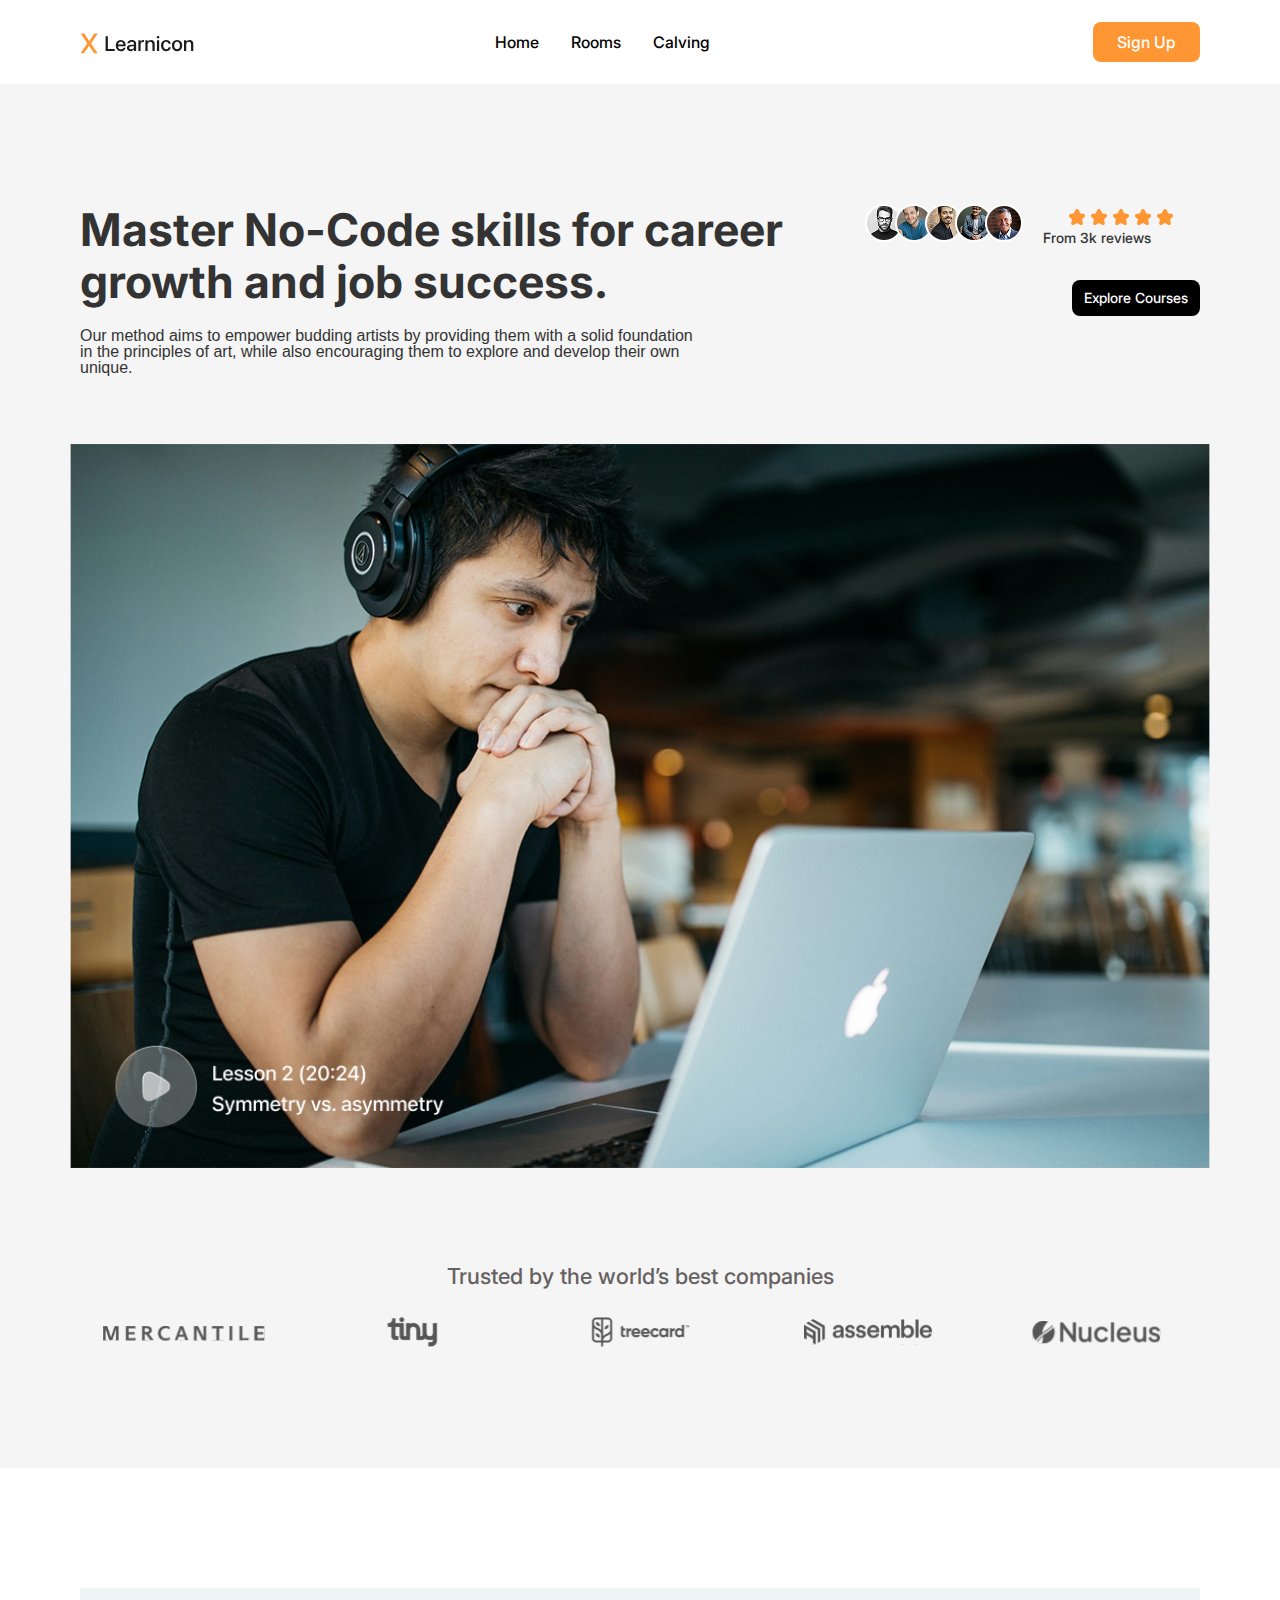
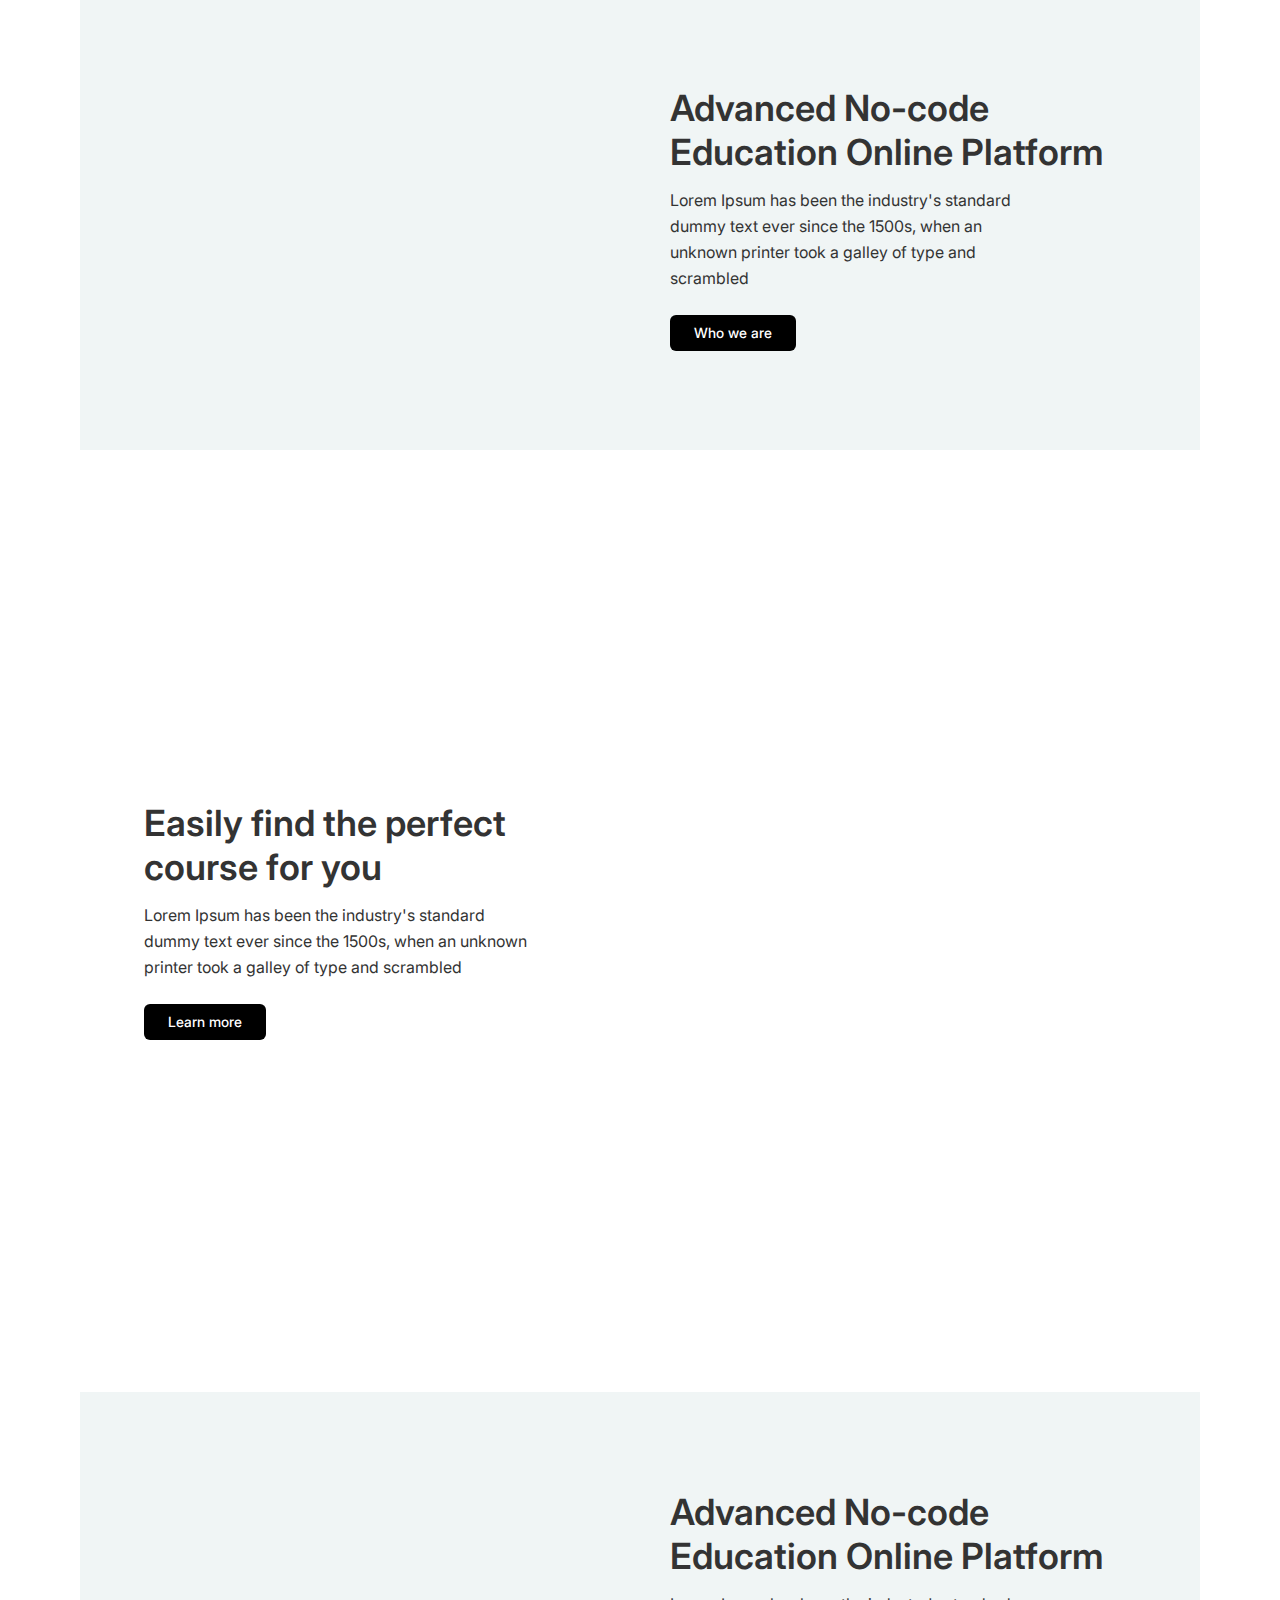
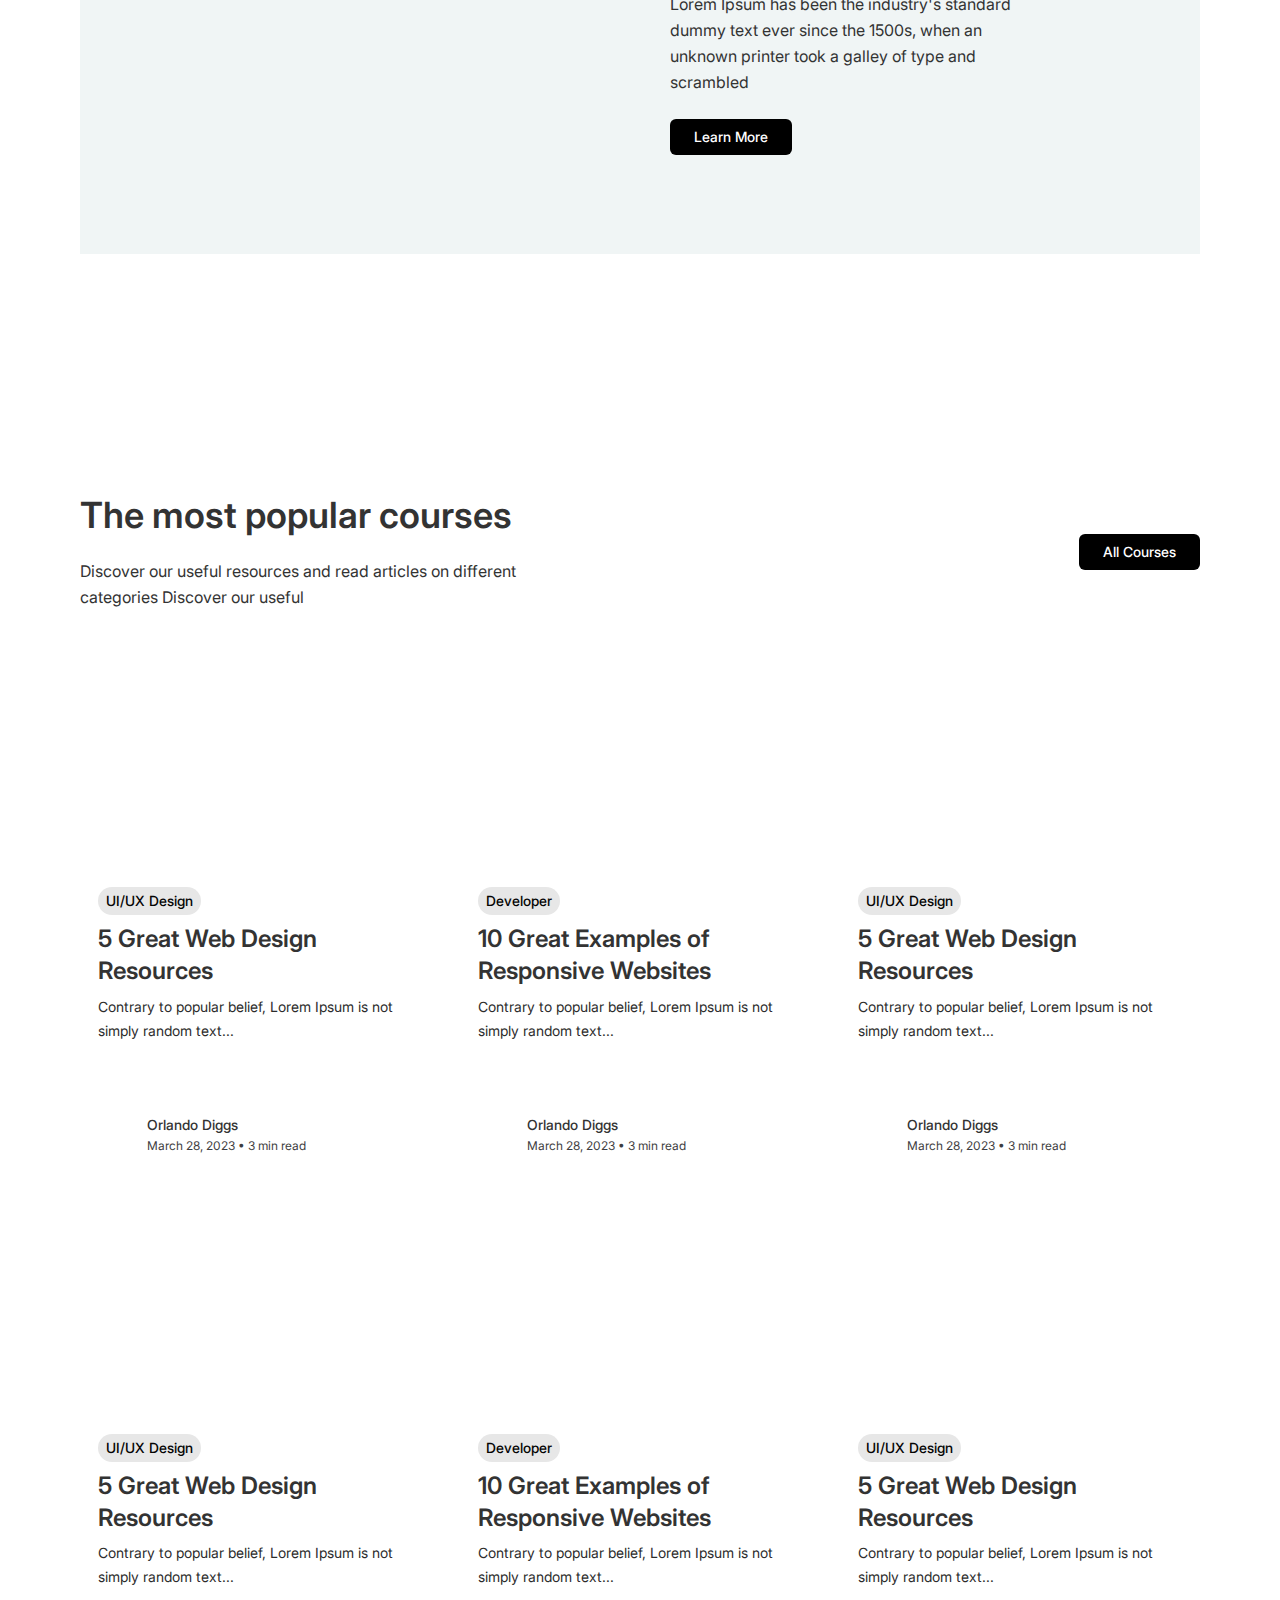
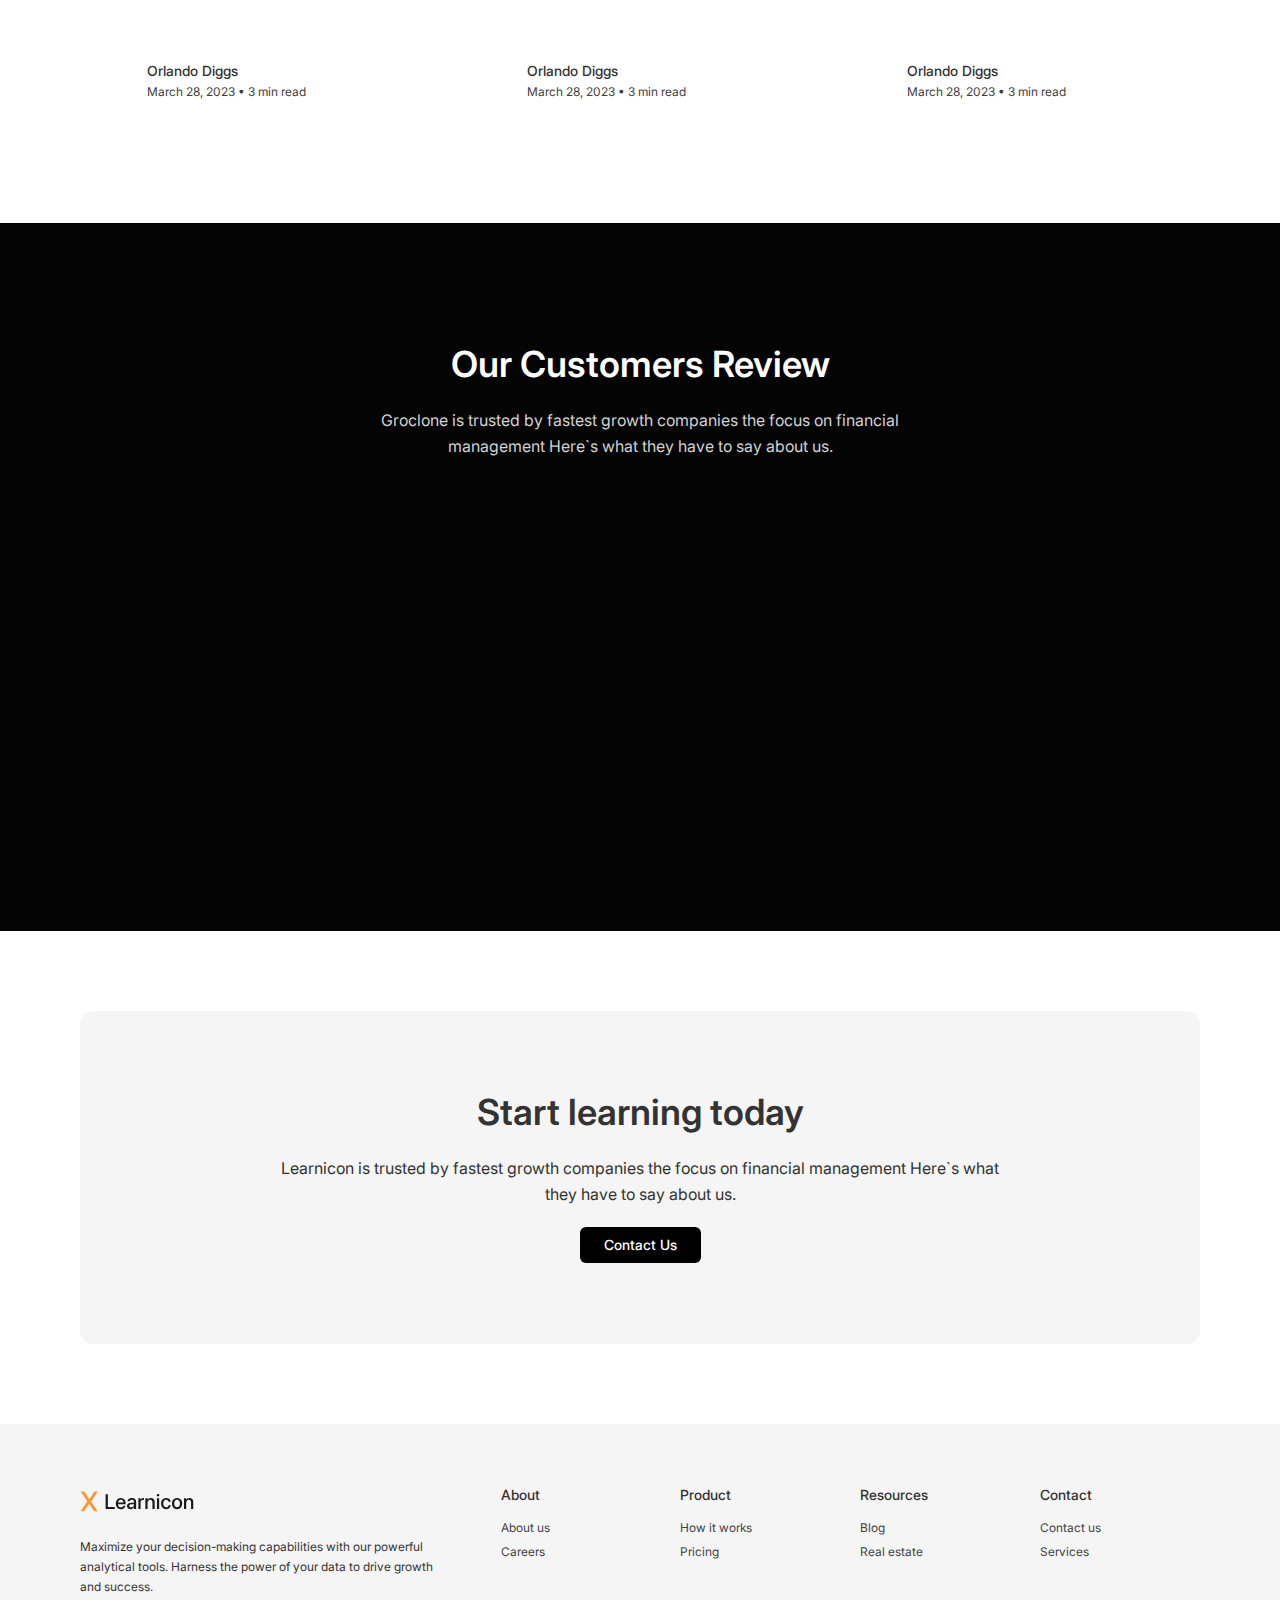
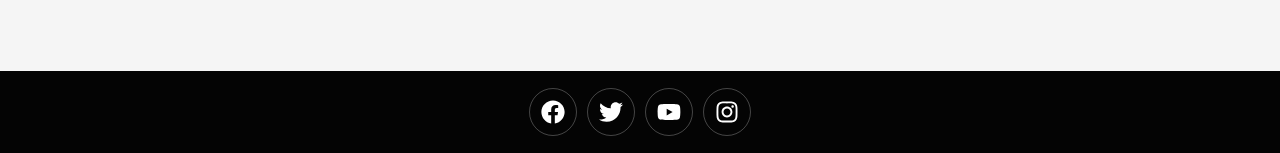
<file: learnicon/index.html>
<!DOCTYPE html>
<html lang="en-US">
<head>
	<meta charset="UTF-8">
		<title>Learnicon - BNKlandingpage</title>
	<style>img:is([sizes="auto" i], [sizes^="auto," i]) { contain-intrinsic-size: 3000px 1500px }</style>
	<meta name="description" content="Sign Up Nullam quis risus eget urna mollis ornare vel eu leo. Aenean lacinia bibendum nulla sed Facebook Twitter Youtube Directions Contact Us Nullam quis risus eget urna mollis ornare vel eu leo. Aenean lacinia bibendum nulla sed Facebook Twitter Youtube Directions Contact Us Master No-Code skills for career growth&hellip;">
<meta name="robots" content="index, follow, max-snippet:-1, max-image-preview:large, max-video-preview:-1">
<link rel="canonical" href="/learnicon/">
<meta property="og:url" content="/learnicon/">
<meta property="og:site_name" content="BNKlandingpage">
<meta property="og:locale" content="en_US">
<meta property="og:type" content="article">
<meta property="og:title" content="Learnicon - BNKlandingpage">
<meta property="og:description" content="Sign Up Nullam quis risus eget urna mollis ornare vel eu leo. Aenean lacinia bibendum nulla sed Facebook Twitter Youtube Directions Contact Us Nullam quis risus eget urna mollis ornare vel eu leo. Aenean lacinia bibendum nulla sed Facebook Twitter Youtube Directions Contact Us Master No-Code skills for career growth&hellip;">
<meta property="fb:pages">
<meta property="fb:admins">
<meta property="fb:app_id">
<meta name="twitter:card" content="summary">
<meta name="twitter:title" content="Learnicon - BNKlandingpage">
<meta name="twitter:description" content="Sign Up Nullam quis risus eget urna mollis ornare vel eu leo. Aenean lacinia bibendum nulla sed Facebook Twitter Youtube Directions Contact Us Nullam quis risus eget urna mollis ornare vel eu leo. Aenean lacinia bibendum nulla sed Facebook Twitter Youtube Directions Contact Us Master No-Code skills for career growth&hellip;">
<link rel="dns-prefetch">
<link rel="alternate" type="application/rss+xml" title="BNKlandingpage &raquo; Feed" href="/feed/">
<link rel="alternate" type="application/rss+xml" title="BNKlandingpage &raquo; Comments Feed" href="/comments/feed/">
<script>
window._wpemojiSettings = {"baseUrl":"https:\/\/s.w.org\/images\/core\/emoji\/15.1.0\/72x72\/","ext":".png","svgUrl":"https:\/\/s.w.org\/images\/core\/emoji\/15.1.0\/svg\/","svgExt":".svg","source":{"concatemoji":"\/wp-includes\/js\/wp-emoji-release.min.js?ver=6.8"}};
/*! This file is auto-generated */
!function(i,n){var o,s,e;function c(e){try{var t={supportTests:e,timestamp:(new Date).valueOf()};sessionStorage.setItem(o,JSON.stringify(t))}catch(e){}}function p(e,t,n){e.clearRect(0,0,e.canvas.width,e.canvas.height),e.fillText(t,0,0);var t=new Uint32Array(e.getImageData(0,0,e.canvas.width,e.canvas.height).data),r=(e.clearRect(0,0,e.canvas.width,e.canvas.height),e.fillText(n,0,0),new Uint32Array(e.getImageData(0,0,e.canvas.width,e.canvas.height).data));return t.every(function(e,t){return e===r[t]})}function u(e,t,n){switch(t){case"flag":return n(e,"🏳️‍⚧️","🏳️​⚧️")?!1:!n(e,"🇺🇳","🇺​🇳")&&!n(e,"🏴󠁧󠁢󠁥󠁮󠁧󠁿","🏴​󠁧​󠁢​󠁥​󠁮​󠁧​󠁿");case"emoji":return!n(e,"🐦‍🔥","🐦​🔥")}return!1}function f(e,t,n){var r="undefined"!=typeof WorkerGlobalScope&&self instanceof WorkerGlobalScope?new OffscreenCanvas(300,150):i.createElement("canvas"),a=r.getContext("2d",{willReadFrequently:!0}),o=(a.textBaseline="top",a.font="600 32px Arial",{});return e.forEach(function(e){o[e]=t(a,e,n)}),o}function t(e){var t=i.createElement("script");t.src=e,t.defer=!0,i.head.appendChild(t)}"undefined"!=typeof Promise&&(o="wpEmojiSettingsSupports",s=["flag","emoji"],n.supports={everything:!0,everythingExceptFlag:!0},e=new Promise(function(e){i.addEventListener("DOMContentLoaded",e,{once:!0})}),new Promise(function(t){var n=function(){try{var e=JSON.parse(sessionStorage.getItem(o));if("object"==typeof e&&"number"==typeof e.timestamp&&(new Date).valueOf()<e.timestamp+604800&&"object"==typeof e.supportTests)return e.supportTests}catch(e){}return null}();if(!n){if("undefined"!=typeof Worker&&"undefined"!=typeof OffscreenCanvas&&"undefined"!=typeof URL&&URL.createObjectURL&&"undefined"!=typeof Blob)try{var e="postMessage("+f.toString()+"("+[JSON.stringify(s),u.toString(),p.toString()].join(",")+"));",r=new Blob([e],{type:"text/javascript"}),a=new Worker(URL.createObjectURL(r),{name:"wpTestEmojiSupports"});return void(a.onmessage=function(e){c(n=e.data),a.terminate(),t(n)})}catch(e){}c(n=f(s,u,p))}t(n)}).then(function(e){for(var t in e)n.supports[t]=e[t],n.supports.everything=n.supports.everything&&n.supports[t],"flag"!==t&&(n.supports.everythingExceptFlag=n.supports.everythingExceptFlag&&n.supports[t]);n.supports.everythingExceptFlag=n.supports.everythingExceptFlag&&!n.supports.flag,n.DOMReady=!1,n.readyCallback=function(){n.DOMReady=!0}}).then(function(){return e}).then(function(){var e;n.supports.everything||(n.readyCallback(),(e=n.source||{}).concatemoji?t(e.concatemoji):e.wpemoji&&e.twemoji&&(t(e.twemoji),t(e.wpemoji)))}))}((window,document),window._wpemojiSettings);
</script>
<style id="wp-emoji-styles-inline-css">img.wp-smiley, img.emoji {
		display: inline !important;
		border: none !important;
		box-shadow: none !important;
		height: 1em !important;
		width: 1em !important;
		margin: 0 0.07em !important;
		vertical-align: -0.1em !important;
		background: none !important;
		padding: 0 !important;
	}</style>
<link rel="stylesheet" id="jet-engine-frontend-css" href="/wp-content/plugins/jet-engine/assets/css/frontend.css?ver=3.6.7" media="all">
<style id="global-styles-inline-css">:root{--wp--preset--aspect-ratio--square: 1;--wp--preset--aspect-ratio--4-3: 4/3;--wp--preset--aspect-ratio--3-4: 3/4;--wp--preset--aspect-ratio--3-2: 3/2;--wp--preset--aspect-ratio--2-3: 2/3;--wp--preset--aspect-ratio--16-9: 16/9;--wp--preset--aspect-ratio--9-16: 9/16;--wp--preset--color--black: #000000;--wp--preset--color--cyan-bluish-gray: #abb8c3;--wp--preset--color--white: #ffffff;--wp--preset--color--pale-pink: #f78da7;--wp--preset--color--vivid-red: #cf2e2e;--wp--preset--color--luminous-vivid-orange: #ff6900;--wp--preset--color--luminous-vivid-amber: #fcb900;--wp--preset--color--light-green-cyan: #7bdcb5;--wp--preset--color--vivid-green-cyan: #00d084;--wp--preset--color--pale-cyan-blue: #8ed1fc;--wp--preset--color--vivid-cyan-blue: #0693e3;--wp--preset--color--vivid-purple: #9b51e0;--wp--preset--gradient--vivid-cyan-blue-to-vivid-purple: linear-gradient(135deg,rgba(6,147,227,1) 0%,rgb(155,81,224) 100%);--wp--preset--gradient--light-green-cyan-to-vivid-green-cyan: linear-gradient(135deg,rgb(122,220,180) 0%,rgb(0,208,130) 100%);--wp--preset--gradient--luminous-vivid-amber-to-luminous-vivid-orange: linear-gradient(135deg,rgba(252,185,0,1) 0%,rgba(255,105,0,1) 100%);--wp--preset--gradient--luminous-vivid-orange-to-vivid-red: linear-gradient(135deg,rgba(255,105,0,1) 0%,rgb(207,46,46) 100%);--wp--preset--gradient--very-light-gray-to-cyan-bluish-gray: linear-gradient(135deg,rgb(238,238,238) 0%,rgb(169,184,195) 100%);--wp--preset--gradient--cool-to-warm-spectrum: linear-gradient(135deg,rgb(74,234,220) 0%,rgb(151,120,209) 20%,rgb(207,42,186) 40%,rgb(238,44,130) 60%,rgb(251,105,98) 80%,rgb(254,248,76) 100%);--wp--preset--gradient--blush-light-purple: linear-gradient(135deg,rgb(255,206,236) 0%,rgb(152,150,240) 100%);--wp--preset--gradient--blush-bordeaux: linear-gradient(135deg,rgb(254,205,165) 0%,rgb(254,45,45) 50%,rgb(107,0,62) 100%);--wp--preset--gradient--luminous-dusk: linear-gradient(135deg,rgb(255,203,112) 0%,rgb(199,81,192) 50%,rgb(65,88,208) 100%);--wp--preset--gradient--pale-ocean: linear-gradient(135deg,rgb(255,245,203) 0%,rgb(182,227,212) 50%,rgb(51,167,181) 100%);--wp--preset--gradient--electric-grass: linear-gradient(135deg,rgb(202,248,128) 0%,rgb(113,206,126) 100%);--wp--preset--gradient--midnight: linear-gradient(135deg,rgb(2,3,129) 0%,rgb(40,116,252) 100%);--wp--preset--font-size--small: 13px;--wp--preset--font-size--medium: 20px;--wp--preset--font-size--large: 36px;--wp--preset--font-size--x-large: 42px;--wp--preset--spacing--20: 0.44rem;--wp--preset--spacing--30: 0.67rem;--wp--preset--spacing--40: 1rem;--wp--preset--spacing--50: 1.5rem;--wp--preset--spacing--60: 2.25rem;--wp--preset--spacing--70: 3.38rem;--wp--preset--spacing--80: 5.06rem;--wp--preset--shadow--natural: 6px 6px 9px rgba(0, 0, 0, 0.2);--wp--preset--shadow--deep: 12px 12px 50px rgba(0, 0, 0, 0.4);--wp--preset--shadow--sharp: 6px 6px 0px rgba(0, 0, 0, 0.2);--wp--preset--shadow--outlined: 6px 6px 0px -3px rgba(255, 255, 255, 1), 6px 6px rgba(0, 0, 0, 1);--wp--preset--shadow--crisp: 6px 6px 0px rgba(0, 0, 0, 1);}:root { --wp--style--global--content-size: 800px;--wp--style--global--wide-size: 1200px; }:where(body) { margin: 0; }.wp-site-blocks > .alignleft { float: left; margin-right: 2em; }.wp-site-blocks > .alignright { float: right; margin-left: 2em; }.wp-site-blocks > .aligncenter { justify-content: center; margin-left: auto; margin-right: auto; }:where(.wp-site-blocks) > * { margin-block-start: 24px; margin-block-end: 0; }:where(.wp-site-blocks) > :first-child { margin-block-start: 0; }:where(.wp-site-blocks) > :last-child { margin-block-end: 0; }:root { --wp--style--block-gap: 24px; }:root :where(.is-layout-flow) > :first-child{margin-block-start: 0;}:root :where(.is-layout-flow) > :last-child{margin-block-end: 0;}:root :where(.is-layout-flow) > *{margin-block-start: 24px;margin-block-end: 0;}:root :where(.is-layout-constrained) > :first-child{margin-block-start: 0;}:root :where(.is-layout-constrained) > :last-child{margin-block-end: 0;}:root :where(.is-layout-constrained) > *{margin-block-start: 24px;margin-block-end: 0;}:root :where(.is-layout-flex){gap: 24px;}:root :where(.is-layout-grid){gap: 24px;}.is-layout-flow > .alignleft{float: left;margin-inline-start: 0;margin-inline-end: 2em;}.is-layout-flow > .alignright{float: right;margin-inline-start: 2em;margin-inline-end: 0;}.is-layout-flow > .aligncenter{margin-left: auto !important;margin-right: auto !important;}.is-layout-constrained > .alignleft{float: left;margin-inline-start: 0;margin-inline-end: 2em;}.is-layout-constrained > .alignright{float: right;margin-inline-start: 2em;margin-inline-end: 0;}.is-layout-constrained > .aligncenter{margin-left: auto !important;margin-right: auto !important;}.is-layout-constrained > :where(:not(.alignleft):not(.alignright):not(.alignfull)){max-width: var(--wp--style--global--content-size);margin-left: auto !important;margin-right: auto !important;}.is-layout-constrained > .alignwide{max-width: var(--wp--style--global--wide-size);}body .is-layout-flex{display: flex;}.is-layout-flex{flex-wrap: wrap;align-items: center;}.is-layout-flex > :is(*, div){margin: 0;}body .is-layout-grid{display: grid;}.is-layout-grid > :is(*, div){margin: 0;}body{padding-top: 0px;padding-right: 0px;padding-bottom: 0px;padding-left: 0px;}a:where(:not(.wp-element-button)){text-decoration: underline;}:root :where(.wp-element-button, .wp-block-button__link){background-color: #32373c;border-width: 0;color: #fff;font-family: inherit;font-size: inherit;line-height: inherit;padding: calc(0.667em + 2px) calc(1.333em + 2px);text-decoration: none;}.has-black-color{color: var(--wp--preset--color--black) !important;}.has-cyan-bluish-gray-color{color: var(--wp--preset--color--cyan-bluish-gray) !important;}.has-white-color{color: var(--wp--preset--color--white) !important;}.has-pale-pink-color{color: var(--wp--preset--color--pale-pink) !important;}.has-vivid-red-color{color: var(--wp--preset--color--vivid-red) !important;}.has-luminous-vivid-orange-color{color: var(--wp--preset--color--luminous-vivid-orange) !important;}.has-luminous-vivid-amber-color{color: var(--wp--preset--color--luminous-vivid-amber) !important;}.has-light-green-cyan-color{color: var(--wp--preset--color--light-green-cyan) !important;}.has-vivid-green-cyan-color{color: var(--wp--preset--color--vivid-green-cyan) !important;}.has-pale-cyan-blue-color{color: var(--wp--preset--color--pale-cyan-blue) !important;}.has-vivid-cyan-blue-color{color: var(--wp--preset--color--vivid-cyan-blue) !important;}.has-vivid-purple-color{color: var(--wp--preset--color--vivid-purple) !important;}.has-black-background-color{background-color: var(--wp--preset--color--black) !important;}.has-cyan-bluish-gray-background-color{background-color: var(--wp--preset--color--cyan-bluish-gray) !important;}.has-white-background-color{background-color: var(--wp--preset--color--white) !important;}.has-pale-pink-background-color{background-color: var(--wp--preset--color--pale-pink) !important;}.has-vivid-red-background-color{background-color: var(--wp--preset--color--vivid-red) !important;}.has-luminous-vivid-orange-background-color{background-color: var(--wp--preset--color--luminous-vivid-orange) !important;}.has-luminous-vivid-amber-background-color{background-color: var(--wp--preset--color--luminous-vivid-amber) !important;}.has-light-green-cyan-background-color{background-color: var(--wp--preset--color--light-green-cyan) !important;}.has-vivid-green-cyan-background-color{background-color: var(--wp--preset--color--vivid-green-cyan) !important;}.has-pale-cyan-blue-background-color{background-color: var(--wp--preset--color--pale-cyan-blue) !important;}.has-vivid-cyan-blue-background-color{background-color: var(--wp--preset--color--vivid-cyan-blue) !important;}.has-vivid-purple-background-color{background-color: var(--wp--preset--color--vivid-purple) !important;}.has-black-border-color{border-color: var(--wp--preset--color--black) !important;}.has-cyan-bluish-gray-border-color{border-color: var(--wp--preset--color--cyan-bluish-gray) !important;}.has-white-border-color{border-color: var(--wp--preset--color--white) !important;}.has-pale-pink-border-color{border-color: var(--wp--preset--color--pale-pink) !important;}.has-vivid-red-border-color{border-color: var(--wp--preset--color--vivid-red) !important;}.has-luminous-vivid-orange-border-color{border-color: var(--wp--preset--color--luminous-vivid-orange) !important;}.has-luminous-vivid-amber-border-color{border-color: var(--wp--preset--color--luminous-vivid-amber) !important;}.has-light-green-cyan-border-color{border-color: var(--wp--preset--color--light-green-cyan) !important;}.has-vivid-green-cyan-border-color{border-color: var(--wp--preset--color--vivid-green-cyan) !important;}.has-pale-cyan-blue-border-color{border-color: var(--wp--preset--color--pale-cyan-blue) !important;}.has-vivid-cyan-blue-border-color{border-color: var(--wp--preset--color--vivid-cyan-blue) !important;}.has-vivid-purple-border-color{border-color: var(--wp--preset--color--vivid-purple) !important;}.has-vivid-cyan-blue-to-vivid-purple-gradient-background{background: var(--wp--preset--gradient--vivid-cyan-blue-to-vivid-purple) !important;}.has-light-green-cyan-to-vivid-green-cyan-gradient-background{background: var(--wp--preset--gradient--light-green-cyan-to-vivid-green-cyan) !important;}.has-luminous-vivid-amber-to-luminous-vivid-orange-gradient-background{background: var(--wp--preset--gradient--luminous-vivid-amber-to-luminous-vivid-orange) !important;}.has-luminous-vivid-orange-to-vivid-red-gradient-background{background: var(--wp--preset--gradient--luminous-vivid-orange-to-vivid-red) !important;}.has-very-light-gray-to-cyan-bluish-gray-gradient-background{background: var(--wp--preset--gradient--very-light-gray-to-cyan-bluish-gray) !important;}.has-cool-to-warm-spectrum-gradient-background{background: var(--wp--preset--gradient--cool-to-warm-spectrum) !important;}.has-blush-light-purple-gradient-background{background: var(--wp--preset--gradient--blush-light-purple) !important;}.has-blush-bordeaux-gradient-background{background: var(--wp--preset--gradient--blush-bordeaux) !important;}.has-luminous-dusk-gradient-background{background: var(--wp--preset--gradient--luminous-dusk) !important;}.has-pale-ocean-gradient-background{background: var(--wp--preset--gradient--pale-ocean) !important;}.has-electric-grass-gradient-background{background: var(--wp--preset--gradient--electric-grass) !important;}.has-midnight-gradient-background{background: var(--wp--preset--gradient--midnight) !important;}.has-small-font-size{font-size: var(--wp--preset--font-size--small) !important;}.has-medium-font-size{font-size: var(--wp--preset--font-size--medium) !important;}.has-large-font-size{font-size: var(--wp--preset--font-size--large) !important;}.has-x-large-font-size{font-size: var(--wp--preset--font-size--x-large) !important;}
:root :where(.wp-block-pullquote){font-size: 1.5em;line-height: 1.6;}</style>
<link rel="stylesheet" id="hello-elementor-css" href="/wp-content/themes/hello-elementor/style.min.css?ver=3.3.0" media="all">
<link rel="stylesheet" id="hello-elementor-theme-style-css" href="/wp-content/themes/hello-elementor/theme.min.css?ver=3.3.0" media="all">
<link rel="stylesheet" id="hello-elementor-header-footer-css" href="/wp-content/themes/hello-elementor/header-footer.min.css?ver=3.3.0" media="all">
<link rel="stylesheet" id="elementor-frontend-css" href="/wp-content/plugins/elementor/assets/css/frontend.min.css?ver=3.28.3" media="all">
<link rel="stylesheet" id="elementor-post-20-css" href="/wp-content/uploads/elementor/css/post-20.css?ver=1745231120" media="all">
<link rel="stylesheet" id="widget-image-css" href="/wp-content/plugins/elementor/assets/css/widget-image.min.css?ver=3.28.3" media="all">
<link rel="stylesheet" id="widget-nav-menu-css" href="/wp-content/plugins/elementor-pro/assets/css/widget-nav-menu.min.css?ver=3.28.3" media="all">
<link rel="stylesheet" id="widget-heading-css" href="/wp-content/plugins/elementor/assets/css/widget-heading.min.css?ver=3.28.3" media="all">
<link rel="stylesheet" id="widget-social-icons-css" href="/wp-content/plugins/elementor/assets/css/widget-social-icons.min.css?ver=3.28.3" media="all">
<link rel="stylesheet" id="e-apple-webkit-css" href="/wp-content/plugins/elementor/assets/css/conditionals/apple-webkit.min.css?ver=3.28.3" media="all">
<link rel="stylesheet" id="swiper-css" href="/wp-content/plugins/elementor/assets/lib/swiper/v8/css/swiper.min.css?ver=8.4.5" media="all">
<link rel="stylesheet" id="e-swiper-css" href="/wp-content/plugins/elementor/assets/css/conditionals/e-swiper.min.css?ver=3.28.3" media="all">
<link rel="stylesheet" id="widget-image-gallery-css" href="/wp-content/plugins/elementor/assets/css/widget-image-gallery.min.css?ver=3.28.3" media="all">
<link rel="stylesheet" id="widget-icon-list-css" href="/wp-content/plugins/elementor/assets/css/widget-icon-list.min.css?ver=3.28.3" media="all">
<link rel="stylesheet" id="e-animation-slideInRight-css" href="/wp-content/plugins/elementor/assets/lib/animations/styles/slideInRight.min.css?ver=3.28.3" media="all">
<link rel="stylesheet" id="widget-off-canvas-css" href="/wp-content/plugins/elementor-pro/assets/css/widget-off-canvas.min.css?ver=3.28.3" media="all">
<link rel="stylesheet" id="e-animation-fadeIn-css" href="/wp-content/plugins/elementor/assets/lib/animations/styles/fadeIn.min.css?ver=3.28.3" media="all">
<link rel="stylesheet" id="e-animation-fadeInUp-css" href="/wp-content/plugins/elementor/assets/lib/animations/styles/fadeInUp.min.css?ver=3.28.3" media="all">
<link rel="stylesheet" id="e-motion-fx-css" href="/wp-content/plugins/elementor-pro/assets/css/modules/motion-fx.min.css?ver=3.28.3" media="all">
<link rel="stylesheet" id="e-animation-pulse-css" href="/wp-content/plugins/elementor/assets/lib/animations/styles/e-animation-pulse.min.css?ver=3.28.3" media="all">
<link rel="stylesheet" id="widget-testimonial-carousel-css" href="/wp-content/plugins/elementor-pro/assets/css/widget-testimonial-carousel.min.css?ver=3.28.3" media="all">
<link rel="stylesheet" id="widget-carousel-module-base-css" href="/wp-content/plugins/elementor-pro/assets/css/widget-carousel-module-base.min.css?ver=3.28.3" media="all">
<link rel="stylesheet" id="elementor-post-9-css" href="/wp-content/uploads/elementor/css/post-9.css?ver=1745231354" media="all">
<link rel="stylesheet" id="hello-elementor-child-style-css" href="/wp-content/themes/hello-theme-child-master/style.css?ver=2.0.0" media="all">
<script src="/wp-includes/js/jquery/jquery.min.js?ver=3.7.1" id="jquery-core-js"></script>
<script src="/wp-includes/js/jquery/jquery-migrate.min.js?ver=3.4.1" id="jquery-migrate-js"></script>
<link rel="https://api.w.org/" href="/wp-json/">
<link rel="alternate" title="JSON" type="application/json" href="/wp-json/wp/v2/pages/9">
<link rel="EditURI" type="application/rsd+xml" title="RSD" href="/xmlrpc.php?rsd">
<meta name="generator" content="WordPress 6.8">
<link rel="shortlink" href="/?p=9">
<link rel="alternate" title="oEmbed (JSON)" type="application/json+oembed" href="/wp-json/oembed/1.0/embed?url=http%3A%2F%2F%2Flearnicon%2F">
<link rel="alternate" title="oEmbed (XML)" type="text/xml+oembed" href="/wp-json/oembed/1.0/embed?url=http%3A%2F%2F%2Flearnicon%2F#038;format=xml">
                            <style>/* variables (edit here)*/

:root {
    /* Global Padding Variables - Editable */
    /* Left and Right Padding All /Sections/Containers*/
    --fluid-side-padding-min: 1.25rem; /* 20px */
    --fluid-side-padding-max: 5rem;   /* 80px */

    /* Top and Bottom Padding All Containers*/
    --section-xxl-padding-min: 9.375rem; /* 150px */
    --section-xxl-padding-max: 10rem; /* 160px */ 
  
    --section-xl-padding-min: 6.875rem; /* 110px */
    --section-xl-padding-max: 7.5rem; /* 120px */
  
    --section-l-padding-min: 5.625rem; /* 90px */
    --section-l-padding-max: 6.25rem; /* 100px */
  
    --section-m-padding-min: 5rem; /* 80px */
    --section-m-padding-max: 5rem; /* 80px */
  
    --section-s-padding-min: 3.75rem; /* 60px */
    --section-s-padding-max: 3.75rem; /* 60px */
  
    --section-xs-padding-min: 2.5rem; /* 40px */
    --section-xs-padding-max: 2.5rem; /* 40px */
  
    --section-xxs-padding-min: 1.5rem; /* 24px */
    --section-xxs-padding-max: 1.5rem; /* 24px */
    
    --section-header-padding-min: 1.25rem; /* 20px */
    --section-header-padding-max: 1.25rem; /* 20px */

  
    /* Hero Sections Height Variable */
    --section-hero-height: 100vh; /* 100% the screen height */
  
    /* Offset Padding for Overlay Headers */
    --section-offset-header: 80px; /* Adjust to the overlay header's negative margin */

    /* Width For Narrow Sections*/
    --section-narrow: 62.5rem; /* 1000px */
    --section-narrow-xs: 45rem; /* 720px */
  }


/* CSS Template (do not edit below) */
  
  
  /* Section/Container Padding - Fluid Variants */
  .section-xxl {
    padding-top: clamp(var(--section-xxl-padding-min), 1.087vw + 9.13rem, var(--section-xxl-padding-max));
    padding-bottom: clamp(var(--section-xxl-padding-min), 1.087vw + 9.13rem, var(--section-xxl-padding-max));
    padding-left: clamp(var(--fluid-side-padding-min), 6.522vw + -0.217rem, var(--fluid-side-padding-max))!important;
    padding-right: clamp(var(--fluid-side-padding-min), 6.522vw + -0.217rem, var(--fluid-side-padding-max))!important;
  }
  
  .section-xl {
    padding-top: clamp(var(--section-xl-padding-min), 1.087vw + 6.63rem, var(--section-xl-padding-max));
    padding-bottom: clamp(var(--section-xl-padding-min), 1.087vw + 6.63rem, var(--section-xl-padding-max));
    padding-left: clamp(var(--fluid-side-padding-min), 6.522vw + -0.217rem, var(--fluid-side-padding-max))!important;
    padding-right: clamp(var(--fluid-side-padding-min), 6.522vw + -0.217rem, var(--fluid-side-padding-max))!important;
  }
  
  .section-l {
    padding-top: clamp(var(--section-l-padding-min), 1.087vw + 5.38rem, var(--section-l-padding-max));
    padding-bottom: clamp(var(--section-l-padding-min), 1.087vw + 5.38rem, var(--section-l-padding-max));
    padding-left: clamp(var(--fluid-side-padding-min), 6.522vw + -0.217rem, var(--fluid-side-padding-max))!important;
    padding-right: clamp(var(--fluid-side-padding-min), 6.522vw + -0.217rem, var(--fluid-side-padding-max))!important;
  }
  
  .section-m {
    padding-top: clamp(var(--section-m-padding-min), 0vw + 5rem, var(--section-m-padding-max));
    padding-bottom: clamp(var(--section-m-padding-min), 0vw + 5rem, var(--section-m-padding-max));
    padding-left: clamp(var(--fluid-side-padding-min), 6.522vw + -0.217rem, var(--fluid-side-padding-max))!important;
    padding-right: clamp(var(--fluid-side-padding-min), 6.522vw + -0.217rem, var(--fluid-side-padding-max))!important;
  }
  
  .section-s {
    padding-top: clamp(var(--section-s-padding-min), 0vw + 3.75rem, var(--section-s-padding-max));
    padding-bottom: clamp(var(--section-s-padding-min), 0vw + 3.75rem, var(--section-s-padding-max));
    padding-left: clamp(var(--fluid-side-padding-min), 6.522vw + -0.217rem, var(--fluid-side-padding-max))!important;
    padding-right: clamp(var(--fluid-side-padding-min), 6.522vw + -0.217rem, var(--fluid-side-padding-max))!important;
  }
  
  .section-xs {
    padding-top: clamp(var(--section-xs-padding-min), 0vw + 2.5rem, var(--section-xs-padding-max));
    padding-bottom: clamp(var(--section-xs-padding-min), 0vw + 2.5rem, var(--section-xs-padding-max));
    padding-left: clamp(var(--fluid-side-padding-min), 6.522vw + -0.217rem, var(--fluid-side-padding-max))!important;
    padding-right: clamp(var(--fluid-side-padding-min), 6.522vw + -0.217rem, var(--fluid-side-padding-max))!important;
  }
  
  .section-xxs {
    padding-top: clamp(var(--section-xxs-padding-min), 0vw + 1.5rem, var(--section-xxs-padding-max));
    padding-bottom: clamp(var(--section-xxs-padding-min), 0vw + 1.5rem, var(--section-xxs-padding-max));
    padding-left: clamp(var(--fluid-side-padding-min), 6.522vw + -0.217rem, var(--fluid-side-padding-max))!important;
    padding-right: clamp(var(--fluid-side-padding-min), 6.522vw + -0.217rem, var(--fluid-side-padding-max))!important;
  }
  
  .section-header {
    padding-top: clamp(var(--section-header-padding-min), 0vw + 1.25rem, var(--section-header-padding-max));
    padding-bottom: clamp(var(--section-header-padding-min), 0vw + 1.25rem, var(--section-header-padding-max));
    padding-left: clamp(var(--fluid-side-padding-min), 6.522vw + -0.217rem, var(--fluid-side-padding-max))!important;
    padding-right: clamp(var(--fluid-side-padding-min), 6.522vw + -0.217rem, var(--fluid-side-padding-max))!important;
  }
  
  /* Hero Container/Sections Height */
  .section-hero {
    min-height: var(--section-hero-height)!important;
  }

  .section-hero .e-con-inner {
    justify-content: center!important;
}
  
  /* Full Width Sections - No Side Padding */

  .section-full div {
    max-width: 100%!important;
  }
  

  /* Narrow Sections */
  .section-narrow .e-con-inner {
    max-width: var(--section-narrow)!important;
  }

  .section-narrow-xs .e-con-inner {
    max-width: var(--section-narrow-xs)!important;
  }


  /* Offset Padding for Overlay Headers */
  .section-offset {
    padding-top: calc(var(--section-offset-header) + var(--section-xxl-padding-min));
  }</style>
                                                        <style>/*----------------------------------------------------------------
Edit The Template Styles Below
----------------------------------------------------------------*/

:root {
  /* Edit Link Colors */
  --color-link: #1391ff;
  --color-link-hover: #06BCC1;
	
	/* Edit Quote */
  --color-quote-border: #06BCC1;
	--width-quote-border: 3px;
  --bg-quote: #F4F8FC;
	
	/* Edit Code */
  --color-code-text: #89E3E4;
	--bg-code: #0B0515;

  /* Edit Spacing */
  --space-s: 0.25rem;
  --space-m: 0.75rem;
  --space-l: 1.25rem;
  --space-xl: 2.25rem;
  --space-xxl: 2.5rem;
	
	/* Edit Image Border Radius */
  --radius-m: 0.75rem;
	
	/* Edit Link Transition */
  --transition-default: 0.2s ease-in-out;

  /* Edit Typography */
  --font-weight-light: 300;
  --font-weight-regular: 400;
  --font-weight-medium: 500;
  --font-weight-bold: 700;
  --font-size-xs: .85rem;
  --font-size-p: 1.15rem;
	--mobile-font-size-p: 1.15rem;
  --font-size-m: 1.5rem;
	--mobile-font-size-m: 1.5rem;
  --font-size-l: 2rem;
	--mobile-font-size-l: 2rem;
  --line-height-body: 1.75em;
  --line-height-heading: 1.25em;
  --line-height-list: 1.2em;
}


/*----------------------------------------------------------------
End of template style editing, do not edit below
----------------------------------------------------------------*/


/* Headings */
.post-content h2, 
.post-content h3, 
.post-content h4, 
.post-content h5, 
.post-content h6 {
  padding-top: var(--space-xxl);
  padding-bottom: var(--space-s);
  font-weight: var(--font-weight-bold);
  line-height: var(--line-height-heading);
}

.post-content h2 {
  font-size: var(--font-size-l);
}

.post-content h3, 
.post-content h4, 
.post-content h5, 
.post-content h6 {
  font-size: var(--font-size-m);
}

/* Paragraphs */
.post-content p {
  padding-bottom: var(--space-l);
  margin-bottom: 0;
  line-height: var(--line-height-body);
}

/* Links */
.post-content p a {
  color: var(--color-link);
  font-weight: var(--font-weight-medium);
  text-decoration: underline;
  transition: color var(--transition-default);
}

.post-content p a:hover {
  color: var(--color-link-hover);
}

/* Lists */
.post-content ul,
.post-content ol {
  font-size: var(--font-size-p);
  font-weight: var(--font-weight-medium);
  padding-bottom: var(--space-xl);
}

.post-content ul li {
  line-height: var(--line-height-list);
  margin-bottom: var(--space-l);
}

.c-post-meta ul li:nth-child(2) {
  font-weight: var(--font-weight-regular)!important;
}

/* Images */
.post-content .wp-block-image img {
  margin: var(--space-xxl) 0;
  border-radius: var(--radius-m);
}

/* Blockquotes */
.post-content blockquote {
  border-left: var(--width-quote-border) solid var(--color-quote-border);
  margin: 0;
  padding: var(--space-m) var(--space-l);
  background: var(--bg-quote);
  font-size: var(--font-size-p);
  font-weight: var(--font-weight-regular);
}

.post-content blockquote cite {
  font-size: var(--font-size-xs);
  font-weight: var(--font-weight-light);
}

.post-content blockquote p {
  padding-bottom: 0;
}

/* Code Blocks */
.post-content .wp-block-code {
  background: var(--bg-code);
  padding: var(--space-xl);
  border-radius: var(--radius-m);
}

.post-content code {
  color: var(--color-code-text);
}

/* Mobile responsiveness */
@media screen and (max-width: 767px) {
  .post-content p {
    font-size: var(--mobile-font-size-p);
  }

  .post-content h2 {
    font-size: var(--mobile-font-size-l);
  }

  .post-content h3, 
  .post-content h4, 
  .post-content h5, 
  .post-content h6 {
    font-size: var(--mobile-font-size-m);
  }
}</style>
                                                        <style>:root {
    --cursor-flashlight-speed: .2s; /* Adjust the cursor effect speed here */
    --cursor-flashlight-timing: linear;
}

/* ! Do Not Edit Below! */

:root {
    --mouse-x: unset;
    --mouse-y: unset;
    transition: --mouse-x var(--cursor-flashlight-speed) var(--cursor-flashlight-timing),
                --mouse-y var(--cursor-flashlight-speed) var(--cursor-flashlight-timing);
}


@property --mouse-x {
    syntax: "<percentage> | <length>";
    inherits: true;
    initial-value: 0px;
}

@property --mouse-y {
    syntax: "<percentage> | <length>";
    inherits: true;
    initial-value: 0px;
}

.cursor-flashlight:before {
    mask: radial-gradient( circle at var(--mouse-x) var(--mouse-y), transparent 20px, currentColor 350px );
    -webkit-mask: radial-gradient( circle at var(--mouse-x) var(--mouse-y), transparent 20px, currentColor 350px );
}

.cursor-flashlight:after {
    content:"";
    position:absolute;
    width:100%;
    height:100%;
    top:0;
    left:0;
    bottom:0;
    right:0;
    z-index:-1;
    background-position: center;
    background-size: cover;
    background-repeat: no-repeat;
}</style>
                                                        <style>.fade-section:: before{
       z-index:1;
      pointer-events: none;
}</style>
                            <meta name="generator" content="Elementor 3.28.3; features: e_font_icon_svg, additional_custom_breakpoints, e_element_cache; settings: css_print_method-external, google_font-disabled, font_display-swap">

			<style>.e-con.e-parent:nth-of-type(n+4):not(.e-lazyloaded):not(.e-no-lazyload),
				.e-con.e-parent:nth-of-type(n+4):not(.e-lazyloaded):not(.e-no-lazyload) * {
					background-image: none !important;
				}
				@media screen and (max-height: 1024px) {
					.e-con.e-parent:nth-of-type(n+3):not(.e-lazyloaded):not(.e-no-lazyload),
					.e-con.e-parent:nth-of-type(n+3):not(.e-lazyloaded):not(.e-no-lazyload) * {
						background-image: none !important;
					}
				}
				@media screen and (max-height: 640px) {
					.e-con.e-parent:nth-of-type(n+2):not(.e-lazyloaded):not(.e-no-lazyload),
					.e-con.e-parent:nth-of-type(n+2):not(.e-lazyloaded):not(.e-no-lazyload) * {
						background-image: none !important;
					}
				}</style>
				<meta name="viewport" content="width=device-width, initial-scale=1.0, viewport-fit=cover">
</head>
<body class="wp-singular page-template page-template-elementor_canvas page page-id-9 wp-embed-responsive wp-theme-hello-elementor wp-child-theme-hello-theme-child-master theme-default elementor-default elementor-template-canvas elementor-kit-20 elementor-page elementor-page-9">
			<div data-elementor-type="wp-page" data-elementor-id="9" class="elementor elementor-9" data-elementor-post-type="page">
				<div class="elementor-element elementor-element-670950ef e-con-full section-header  e-flex elementor-invisible e-con e-parent" data-id="670950ef" data-element_type="container" data-settings="{&quot;animation&quot;:&quot;fadeIn&quot;}">
		<div class="elementor-element elementor-element-49aa43e0 e-con-full e-flex e-con e-child" data-id="49aa43e0" data-element_type="container">
				<div class="elementor-element elementor-element-9ab45b2 elementor-widget-tablet__width-initial elementor-widget-mobile__width-initial elementor-widget elementor-widget-image" data-id="9ab45b2" data-element_type="widget" data-widget_type="image.default">
																<a href="/">
							<img alt="" decoding="async" width="143" height="41" src="/wp-content/uploads/2025/04/Learnicon-Logo.svg" class="attachment-large size-large wp-image-246">								</a>
															</div>
				</div>
		<div class="elementor-element elementor-element-5fec8c8 e-con-full e-flex e-con e-child" data-id="5fec8c8" data-element_type="container">
				<div class="elementor-element elementor-element-c6f24b4 elementor-nav-menu__align-center elementor-nav-menu--stretch elementor-nav-menu__text-align-center elementor-widget-tablet__width-initial elementor-nav-menu--dropdown-mobile elementor-nav-menu--toggle elementor-nav-menu--burger elementor-widget elementor-widget-nav-menu" data-id="c6f24b4" data-element_type="widget" data-settings="{&quot;full_width&quot;:&quot;stretch&quot;,&quot;layout&quot;:&quot;horizontal&quot;,&quot;submenu_icon&quot;:{&quot;value&quot;:&quot;&lt;svg class=\&quot;e-font-icon-svg e-fas-caret-down\&quot; viewBox=\&quot;0 0 320 512\&quot; xmlns=\&quot;http:\/\/www.w3.org\/2000\/svg\&quot;&gt;&lt;path d=\&quot;M31.3 192h257.3c17.8 0 26.7 21.5 14.1 34.1L174.1 354.8c-7.8 7.8-20.5 7.8-28.3 0L17.2 226.1C4.6 213.5 13.5 192 31.3 192z\&quot;&gt;&lt;\/path&gt;&lt;\/svg&gt;&quot;,&quot;library&quot;:&quot;fa-solid&quot;},&quot;toggle&quot;:&quot;burger&quot;}" data-widget_type="nav-menu.default">
								<nav aria-label="Menu" class="elementor-nav-menu--main elementor-nav-menu__container elementor-nav-menu--layout-horizontal e--pointer-none">
				<ul id="menu-1-c6f24b4" class="elementor-nav-menu">
<li class="menu-item menu-item-type-custom menu-item-object-custom menu-item-347"><a href="#" class="elementor-item elementor-item-anchor">Home</a></li>
<li class="menu-item menu-item-type-custom menu-item-object-custom menu-item-348"><a href="#" class="elementor-item elementor-item-anchor">Rooms</a></li>
<li class="menu-item menu-item-type-custom menu-item-object-custom menu-item-349"><a href="#" class="elementor-item elementor-item-anchor">Calving</a></li>
</ul>			</nav>
					<div class="elementor-menu-toggle" role="button" tabindex="0" aria-label="Menu Toggle" aria-expanded="false">
			<svg aria-hidden="true" role="presentation" class="elementor-menu-toggle__icon--open e-font-icon-svg e-eicon-menu-bar" viewbox="0 0 1000 1000" xmlns="http://www.w3.org/2000/svg"><path d="M104 333H896C929 333 958 304 958 271S929 208 896 208H104C71 208 42 237 42 271S71 333 104 333ZM104 583H896C929 583 958 554 958 521S929 458 896 458H104C71 458 42 487 42 521S71 583 104 583ZM104 833H896C929 833 958 804 958 771S929 708 896 708H104C71 708 42 737 42 771S71 833 104 833Z"></path></svg><svg aria-hidden="true" role="presentation" class="elementor-menu-toggle__icon--close e-font-icon-svg e-eicon-close" viewbox="0 0 1000 1000" xmlns="http://www.w3.org/2000/svg"><path d="M742 167L500 408 258 167C246 154 233 150 217 150 196 150 179 158 167 167 154 179 150 196 150 212 150 229 154 242 171 254L408 500 167 742C138 771 138 800 167 829 196 858 225 858 254 829L496 587 738 829C750 842 767 846 783 846 800 846 817 842 829 829 842 817 846 804 846 783 846 767 842 750 829 737L588 500 833 258C863 229 863 200 833 171 804 137 775 137 742 167Z"></path></svg>		</div>
					<nav class="elementor-nav-menu--dropdown elementor-nav-menu__container" aria-hidden="true">
				<ul id="menu-2-c6f24b4" class="elementor-nav-menu">
<li class="menu-item menu-item-type-custom menu-item-object-custom menu-item-347"><a href="#" class="elementor-item elementor-item-anchor" tabindex="-1">Home</a></li>
<li class="menu-item menu-item-type-custom menu-item-object-custom menu-item-348"><a href="#" class="elementor-item elementor-item-anchor" tabindex="-1">Rooms</a></li>
<li class="menu-item menu-item-type-custom menu-item-object-custom menu-item-349"><a href="#" class="elementor-item elementor-item-anchor" tabindex="-1">Calving</a></li>
</ul>			</nav>
						</div>
				</div>
		<div class="elementor-element elementor-element-22c976cd e-con-full elementor-hidden-mobile e-flex e-con e-child" data-id="22c976cd" data-element_type="container">
				<div class="elementor-element elementor-element-4f8ac0cc elementor-hidden-mobile elementor-widget elementor-widget-button" data-id="4f8ac0cc" data-element_type="widget" data-widget_type="button.default">
										<a class="elementor-button elementor-button-link elementor-size-sm" href="#">
						<span class="elementor-button-content-wrapper">
									<span class="elementor-button-text">Sign Up</span>
					</span>
					</a>
								</div>
				<div class="elementor-element elementor-element-403af4c7 elementor-hidden-mobile elementor-hidden-desktop elementor-hidden-tablet elementor-view-default elementor-widget elementor-widget-icon" data-id="403af4c7" data-element_type="widget" data-widget_type="icon.default">
							<div class="elementor-icon-wrapper">
			<a class="elementor-icon" href="#elementor-action%3Aaction%3Doff_canvas%3Aopen%26settings%3DeyJpZCI6Ijk2MzA4YjciLCJkaXNwbGF5TW9kZSI6Im9wZW4ifQ%3D%3D">
			<svg xmlns="http://www.w3.org/2000/svg" width="800px" height="800px" viewbox="0 0 24 24" fill="none"><path stroke="#000000" stroke-linecap="round" stroke-linejoin="round" stroke-width="2" d="M4 6H20M4 12H20M4 18H20"></path></svg>			</a>
		</div>
						</div>
				<div class="elementor-element elementor-element-4dc922e0 elementor-widget elementor-widget-off-canvas" data-id="4dc922e0" data-element_type="widget" data-settings="{&quot;entrance_animation&quot;:&quot;slideInRight&quot;,&quot;exit_animation&quot;:&quot;slideInRight&quot;}" data-widget_type="off-canvas.default">
							<div id="off-canvas-4dc922e0" class="e-off-canvas" role="dialog" aria-hidden="true" aria-label="BnK Off-Canvas Menu" aria-modal="true" inert="" data-delay-child-handlers="true">
			<div class="e-off-canvas__overlay"></div>
			<div class="e-off-canvas__main">
				<div class="e-off-canvas__content">
					<div class="elementor-element elementor-element-3aa0a242 e-con-full e-flex e-con e-child" data-id="3aa0a242" data-element_type="container">
		<div class="elementor-element elementor-element-70a775d9 e-con-full e-flex e-con e-child" data-id="70a775d9" data-element_type="container">
				<div class="elementor-element elementor-element-7348d6e7 elementor-view-default elementor-widget elementor-widget-icon" data-id="7348d6e7" data-element_type="widget" data-widget_type="icon.default">
							<div class="elementor-icon-wrapper">
			<a class="elementor-icon" href="#elementor-action%3Aaction%3Doff_canvas%3Aclose%26settings%3DeyJpZCI6Ijk2MzA4YjciLCJkaXNwbGF5TW9kZSI6ImNsb3NlIn0%3D">
			<svg xmlns="http://www.w3.org/2000/svg" width="800px" height="800px" viewbox="0 0 1024 1024"><path fill="#000000" d="M195.2 195.2a64 64 0 0 1 90.496 0L512 421.504 738.304 195.2a64 64 0 0 1 90.496 90.496L602.496 512 828.8 738.304a64 64 0 0 1-90.496 90.496L512 602.496 285.696 828.8a64 64 0 0 1-90.496-90.496L421.504 512 195.2 285.696a64 64 0 0 1 0-90.496z"></path></svg>			</a>
		</div>
						</div>
				</div>
		<div class="elementor-element elementor-element-54faa64f e-flex e-con-boxed e-con e-child" data-id="54faa64f" data-element_type="container">
					<div class="e-con-inner">
				<div class="elementor-element elementor-element-458cf2b2 elementor-widget elementor-widget-image" data-id="458cf2b2" data-element_type="widget" data-widget_type="image.default">
															<img alt="" fetchpriority="high" decoding="async" width="800" height="800" src="/wp-content/uploads/2025/04/9fba0aa2-602b-4638-91ea-838beeced1c8.png" class="attachment-large size-large wp-image-62" srcset="/wp-content/uploads/2025/04/9fba0aa2-602b-4638-91ea-838beeced1c8.png 1024w, /wp-content/uploads/2025/04/9fba0aa2-602b-4638-91ea-838beeced1c8-300x300.png 300w, /wp-content/uploads/2025/04/9fba0aa2-602b-4638-91ea-838beeced1c8-150x150.png 150w, /wp-content/uploads/2025/04/9fba0aa2-602b-4638-91ea-838beeced1c8-768x768.png 768w, /wp-content/uploads/2025/04/elementor/thumbs/9fba0aa2-602b-4638-91ea-838beeced1c8-r4g1husazz3feg5qezb9ocfs2a7lwdqq2qvl0cnwoc.png 350w" sizes="(max-width: 800px) 100vw, 800px">															</div>
				<div class="elementor-element elementor-element-1e179f55 elementor-widget elementor-widget-heading" data-id="1e179f55" data-element_type="widget" data-widget_type="heading.default">
					<h2 class="elementor-heading-title elementor-size-default">Nullam quis risus eget urna mollis ornare vel eu leo. Aenean lacinia bibendum nulla sed </h2>				</div>
				<div class="elementor-element elementor-element-43e30ecf elementor-shape-circle elementor-grid-0 e-grid-align-center elementor-widget elementor-widget-social-icons" data-id="43e30ecf" data-element_type="widget" data-widget_type="social-icons.default">
							<div class="elementor-social-icons-wrapper elementor-grid">
							<span class="elementor-grid-item">
					<a class="elementor-icon elementor-social-icon elementor-social-icon-facebook elementor-repeater-item-467a3f7" target="_blank">
						<span class="elementor-screen-only">Facebook</span>
						<svg class="e-font-icon-svg e-fab-facebook" viewbox="0 0 512 512" xmlns="http://www.w3.org/2000/svg"><path d="M504 256C504 119 393 8 256 8S8 119 8 256c0 123.78 90.69 226.38 209.25 245V327.69h-63V256h63v-54.64c0-62.15 37-96.48 93.67-96.48 27.14 0 55.52 4.84 55.52 4.84v61h-31.28c-30.8 0-40.41 19.12-40.41 38.73V256h68.78l-11 71.69h-57.78V501C413.31 482.38 504 379.78 504 256z"></path></svg>					</a>
				</span>
							<span class="elementor-grid-item">
					<a class="elementor-icon elementor-social-icon elementor-social-icon-twitter elementor-repeater-item-6725936" target="_blank">
						<span class="elementor-screen-only">Twitter</span>
						<svg class="e-font-icon-svg e-fab-twitter" viewbox="0 0 512 512" xmlns="http://www.w3.org/2000/svg"><path d="M459.37 151.716c.325 4.548.325 9.097.325 13.645 0 138.72-105.583 298.558-298.558 298.558-59.452 0-114.68-17.219-161.137-47.106 8.447.974 16.568 1.299 25.34 1.299 49.055 0 94.213-16.568 130.274-44.832-46.132-.975-84.792-31.188-98.112-72.772 6.498.974 12.995 1.624 19.818 1.624 9.421 0 18.843-1.3 27.614-3.573-48.081-9.747-84.143-51.98-84.143-102.985v-1.299c13.969 7.797 30.214 12.67 47.431 13.319-28.264-18.843-46.781-51.005-46.781-87.391 0-19.492 5.197-37.36 14.294-52.954 51.655 63.675 129.3 105.258 216.365 109.807-1.624-7.797-2.599-15.918-2.599-24.04 0-57.828 46.782-104.934 104.934-104.934 30.213 0 57.502 12.67 76.67 33.137 23.715-4.548 46.456-13.32 66.599-25.34-7.798 24.366-24.366 44.833-46.132 57.827 21.117-2.273 41.584-8.122 60.426-16.243-14.292 20.791-32.161 39.308-52.628 54.253z"></path></svg>					</a>
				</span>
							<span class="elementor-grid-item">
					<a class="elementor-icon elementor-social-icon elementor-social-icon-youtube elementor-repeater-item-e3432b8" target="_blank">
						<span class="elementor-screen-only">Youtube</span>
						<svg class="e-font-icon-svg e-fab-youtube" viewbox="0 0 576 512" xmlns="http://www.w3.org/2000/svg"><path d="M549.655 124.083c-6.281-23.65-24.787-42.276-48.284-48.597C458.781 64 288 64 288 64S117.22 64 74.629 75.486c-23.497 6.322-42.003 24.947-48.284 48.597-11.412 42.867-11.412 132.305-11.412 132.305s0 89.438 11.412 132.305c6.281 23.65 24.787 41.5 48.284 47.821C117.22 448 288 448 288 448s170.78 0 213.371-11.486c23.497-6.321 42.003-24.171 48.284-47.821 11.412-42.867 11.412-132.305 11.412-132.305s0-89.438-11.412-132.305zm-317.51 213.508V175.185l142.739 81.205-142.739 81.201z"></path></svg>					</a>
				</span>
					</div>
						</div>
					</div>
				</div>
		<div class="elementor-element elementor-element-644530ea e-flex e-con-boxed e-con e-child" data-id="644530ea" data-element_type="container">
					<div class="e-con-inner">
				<div class="elementor-element elementor-element-107ba351 elementor-widget elementor-widget-image-gallery" data-id="107ba351" data-element_type="widget" data-widget_type="image-gallery.default">
							<div class="elementor-image-gallery">
			<div id="gallery-1" class="gallery galleryid-9 gallery-columns-3 gallery-size-thumbnail">
<figure class="gallery-item">
			<div class="gallery-icon landscape">
				<a data-elementor-open-lightbox="yes" data-elementor-lightbox-slideshow="107ba351" data-elementor-lightbox-title="large-passenger-jet-landing-2025-01-08-04-16-46-utc-300x199" data-e-action-hash="#elementor-action%3Aaction%3Dlightbox%26settings%[base64]%3D" href="/wp-content/uploads/2025/04/large-passenger-jet-landing-2025-01-08-04-16-46-utc-300x199-1.jpg"><img decoding="async" width="150" height="150" src="/wp-content/uploads/2025/04/large-passenger-jet-landing-2025-01-08-04-16-46-utc-300x199-1-150x150.jpg" class="attachment-thumbnail size-thumbnail" alt=""></a>
			</div></figure><figure class="gallery-item">
			<div class="gallery-icon landscape">
				<a data-elementor-open-lightbox="yes" data-elementor-lightbox-slideshow="107ba351" data-elementor-lightbox-title="workers-open-steel-40-feet-container-doors-carry-b-5U4RZK2-300x200" data-e-action-hash="#elementor-action%3Aaction%3Dlightbox%26settings%[base64]" href="/wp-content/uploads/2025/04/workers-open-steel-40-feet-container-doors-carry-b-5U4RZK2-300x200-1.jpg"><img loading="lazy" decoding="async" width="150" height="150" src="/wp-content/uploads/2025/04/workers-open-steel-40-feet-container-doors-carry-b-5U4RZK2-300x200-1-150x150.jpg" class="attachment-thumbnail size-thumbnail" alt=""></a>
			</div></figure><figure class="gallery-item">
			<div class="gallery-icon landscape">
				<a data-elementor-open-lightbox="yes" data-elementor-lightbox-slideshow="107ba351" data-elementor-lightbox-title="shipping-industry-manager-pointing-and-a-businessm-FTD67AF-300x200 (1)" data-e-action-hash="#elementor-action%3Aaction%3Dlightbox%26settings%[base64]%3D" href="/wp-content/uploads/2025/04/shipping-industry-manager-pointing-and-a-businessm-FTD67AF-300x200-1-1.jpg"><img loading="lazy" decoding="async" width="150" height="150" src="/wp-content/uploads/2025/04/shipping-industry-manager-pointing-and-a-businessm-FTD67AF-300x200-1-1-150x150.jpg" class="attachment-thumbnail size-thumbnail" alt=""></a>
			</div></figure><figure class="gallery-item">
			<div class="gallery-icon landscape">
				<a data-elementor-open-lightbox="yes" data-elementor-lightbox-slideshow="107ba351" data-elementor-lightbox-title="shipping-industry-manager-pointing-and-a-businessm-FTD67AF-300x200" data-e-action-hash="#elementor-action%3Aaction%3Dlightbox%26settings%[base64]" href="/wp-content/uploads/2025/04/shipping-industry-manager-pointing-and-a-businessm-FTD67AF-300x200-1.jpg"><img loading="lazy" decoding="async" width="150" height="150" src="/wp-content/uploads/2025/04/shipping-industry-manager-pointing-and-a-businessm-FTD67AF-300x200-1-150x150.jpg" class="attachment-thumbnail size-thumbnail" alt=""></a>
			</div></figure><figure class="gallery-item">
			<div class="gallery-icon landscape">
				<a data-elementor-open-lightbox="yes" data-elementor-lightbox-slideshow="107ba351" data-elementor-lightbox-title="7MHRYX2" data-e-action-hash="#elementor-action%3Aaction%3Dlightbox%26settings%3DeyJpZCI6MTYxLCJ1cmwiOiJodHRwOlwvXC9CTktMYW5kaW5nUGFnZXNcL3dwLWNvbnRlbnRcL3VwbG9hZHNcLzIwMjVcLzA0XC83TUhSWVgyLmpwZyIsInNsaWRlc2hvdyI6IjEwN2JhMzUxIn0%3D" href="/wp-content/uploads/2025/04/7MHRYX2.jpg"><img loading="lazy" decoding="async" width="150" height="150" src="/wp-content/uploads/2025/04/7MHRYX2-150x150.jpg" class="attachment-thumbnail size-thumbnail" alt="" srcset="/wp-content/uploads/2025/04/7MHRYX2-150x150.jpg 150w, /wp-content/uploads/2025/04/7MHRYX2-300x300.jpg 300w, /wp-content/uploads/2025/04/7MHRYX2-1024x1024.jpg 1024w, /wp-content/uploads/2025/04/7MHRYX2-768x768.jpg 768w, /wp-content/uploads/2025/04/7MHRYX2.jpg 1080w" sizes="(max-width: 150px) 100vw, 150px"></a>
			</div></figure><figure class="gallery-item">
			<div class="gallery-icon landscape">
				<a data-elementor-open-lightbox="yes" data-elementor-lightbox-slideshow="107ba351" data-elementor-lightbox-title="warehouse-man-worker-with-forklift-PDL5QUY" data-e-action-hash="#elementor-action%3Aaction%3Dlightbox%26settings%3DeyJpZCI6MTczLCJ1cmwiOiJodHRwOlwvXC9CTktMYW5kaW5nUGFnZXNcL3dwLWNvbnRlbnRcL3VwbG9hZHNcLzIwMjVcLzA0XC93YXJlaG91c2UtbWFuLXdvcmtlci13aXRoLWZvcmtsaWZ0LVBETDVRVVkuanBnIiwic2xpZGVzaG93IjoiMTA3YmEzNTEifQ%3D%3D" href="/wp-content/uploads/2025/04/warehouse-man-worker-with-forklift-PDL5QUY.jpg"><img loading="lazy" decoding="async" width="150" height="150" src="/wp-content/uploads/2025/04/warehouse-man-worker-with-forklift-PDL5QUY-150x150.jpg" class="attachment-thumbnail size-thumbnail" alt=""></a>
			</div></figure>
		</div>
		</div>
						</div>
				<div class="elementor-element elementor-element-4fec42c5 elementor-icon-list--layout-inline elementor-align-center elementor-list-item-link-full_width elementor-widget elementor-widget-icon-list" data-id="4fec42c5" data-element_type="widget" data-widget_type="icon-list.default">
							<ul class="elementor-icon-list-items elementor-inline-items">
							<li class="elementor-icon-list-item elementor-inline-item">
											<span class="elementor-icon-list-icon">
							<svg aria-hidden="true" class="e-font-icon-svg e-fas-map-pin" viewbox="0 0 288 512" xmlns="http://www.w3.org/2000/svg"><path d="M112 316.94v156.69l22.02 33.02c4.75 7.12 15.22 7.12 19.97 0L176 473.63V316.94c-10.39 1.92-21.06 3.06-32 3.06s-21.61-1.14-32-3.06zM144 0C64.47 0 0 64.47 0 144s64.47 144 144 144 144-64.47 144-144S223.53 0 144 0zm0 76c-37.5 0-68 30.5-68 68 0 6.62-5.38 12-12 12s-12-5.38-12-12c0-50.73 41.28-92 92-92 6.62 0 12 5.38 12 12s-5.38 12-12 12z"></path></svg>						</span>
										<span class="elementor-icon-list-text">Directions</span>
									</li>
								<li class="elementor-icon-list-item elementor-inline-item">
											<span class="elementor-icon-list-icon">
							<svg aria-hidden="true" class="e-font-icon-svg e-fab-rocketchat" viewbox="0 0 576 512" xmlns="http://www.w3.org/2000/svg"><path d="M284.046,224.8a34.114,34.114,0,1,0,34.317,34.113A34.217,34.217,0,0,0,284.046,224.8Zm-110.45,0a34.114,34.114,0,1,0,34.317,34.113A34.217,34.217,0,0,0,173.6,224.8Zm220.923,0a34.114,34.114,0,1,0,34.317,34.113A34.215,34.215,0,0,0,394.519,224.8Zm153.807-55.319c-15.535-24.172-37.31-45.57-64.681-63.618-52.886-34.817-122.374-54-195.666-54a405.975,405.975,0,0,0-72.032,6.357,238.524,238.524,0,0,0-49.51-36.588C99.684-11.7,40.859.711,11.135,11.421A14.291,14.291,0,0,0,5.58,34.782C26.542,56.458,61.222,99.3,52.7,138.252c-33.142,33.9-51.112,74.776-51.112,117.337,0,43.372,17.97,84.248,51.112,118.148,8.526,38.956-26.154,81.816-47.116,103.491a14.284,14.284,0,0,0,5.555,23.34c29.724,10.709,88.549,23.147,155.324-10.2a238.679,238.679,0,0,0,49.51-36.589A405.972,405.972,0,0,0,288,460.14c73.313,0,142.8-19.159,195.667-53.975,27.371-18.049,49.145-39.426,64.679-63.619,17.309-26.923,26.07-55.916,26.07-86.125C574.394,225.4,565.634,196.43,548.326,169.485ZM284.987,409.9a345.65,345.65,0,0,1-89.446-11.5l-20.129,19.393a184.366,184.366,0,0,1-37.138,27.585,145.767,145.767,0,0,1-52.522,14.87c.983-1.771,1.881-3.563,2.842-5.356q30.258-55.68,16.325-100.078c-32.992-25.962-52.778-59.2-52.778-95.4,0-83.1,104.254-150.469,232.846-150.469s232.867,67.373,232.867,150.469C517.854,342.525,413.6,409.9,284.987,409.9Z"></path></svg>						</span>
										<span class="elementor-icon-list-text">Contact Us</span>
									</li>
						</ul>
						</div>
					</div>
				</div>
				</div>
						</div>
			</div>
		</div>
						</div>
				</div>
				</div>
		<div class="elementor-element elementor-element-b29cbf4 e-con-full e-flex e-con e-parent" data-id="b29cbf4" data-element_type="container">
		<div class="elementor-element elementor-element-d241624 section-hero e-con-full e-flex e-con e-child" data-id="d241624" data-element_type="container" data-settings="{&quot;background_background&quot;:&quot;classic&quot;}">
		<div class="elementor-element elementor-element-97a94e1 e-con-full section-xl section-hero  e-flex e-con e-child" data-id="97a94e1" data-element_type="container" data-settings="{&quot;background_background&quot;:&quot;classic&quot;}">
		<div class="elementor-element elementor-element-81e75fd e-con-full e-flex e-con e-child" data-id="81e75fd" data-element_type="container">
		<div class="elementor-element elementor-element-0ef3684 e-con-full e-flex e-con e-child" data-id="0ef3684" data-element_type="container">
				<div class="elementor-element elementor-element-eaac3eb animated-slow elementor-invisible elementor-widget elementor-widget-heading" data-id="eaac3eb" data-element_type="widget" data-settings="{&quot;_animation&quot;:&quot;fadeInUp&quot;,&quot;_animation_delay&quot;:100}" data-widget_type="heading.default">
					<h1 class="elementor-heading-title elementor-size-default">Master No-Code skills for career growth and job success.</h1>				</div>
				<div class="elementor-element elementor-element-7e6a5b3 elementor-widget__width-initial elementor-invisible elementor-widget elementor-widget-heading" data-id="7e6a5b3" data-element_type="widget" data-settings="{&quot;_animation&quot;:&quot;fadeInUp&quot;,&quot;_animation_delay&quot;:200}" data-widget_type="heading.default">
					<p class="elementor-heading-title elementor-size-default">Our method aims to empower budding artists by providing them with a solid foundation in the principles of art, while also encouraging them to explore and develop their own unique.</p>				</div>
				</div>
		<div class="elementor-element elementor-element-461640e e-con-full e-flex e-con e-child" data-id="461640e" data-element_type="container">
		<div class="elementor-element elementor-element-bd84e64 e-con-full e-flex e-con e-child" data-id="bd84e64" data-element_type="container">
		<div class="elementor-element elementor-element-414bb77 e-con-full e-flex elementor-invisible e-con e-child" data-id="414bb77" data-element_type="container" data-settings="{&quot;animation&quot;:&quot;fadeIn&quot;,&quot;animation_delay&quot;:300}">
				<div class="elementor-element elementor-element-a01908b elementor-widget elementor-widget-image" data-id="a01908b" data-element_type="widget" data-widget_type="image.default">
															<img decoding="async" src="/wp-content/uploads/elementor/thumbs/Ellipse-1514-r4j2vjabipnpyo795k1fythj9l55v7168gidvxxla4.png" title="Ellipse 1514" alt="Ellipse 1514" loading="lazy">															</div>
				<div class="elementor-element elementor-element-83b7b6c elementor-widget elementor-widget-image" data-id="83b7b6c" data-element_type="widget" data-widget_type="image.default">
															<img decoding="async" src="/wp-content/uploads/elementor/thumbs/Ellipse-1517-r4j2vhen51l5bg9zgj86ttym2teffstpk77exe0dmk.png" title="Ellipse 1517" alt="Ellipse 1517" loading="lazy">															</div>
				<div class="elementor-element elementor-element-c835e5d elementor-widget elementor-widget-image" data-id="c835e5d" data-element_type="widget" data-widget_type="image.default">
															<img decoding="async" src="/wp-content/uploads/elementor/thumbs/Ellipse-1516-r4j2vggsy7juzubcm0tk9c75hfj283pz82jxg41rss.png" title="Ellipse 1516" alt="Ellipse 1516" loading="lazy">															</div>
				<div class="elementor-element elementor-element-b57601f elementor-widget elementor-widget-image" data-id="b57601f" data-element_type="widget" data-widget_type="image.default">
															<img decoding="async" src="/wp-content/uploads/elementor/thumbs/Ellipse-1515-r4j2vel4kjhacme2x00b4co8ansbspiijt8yhk4k58.png" title="Ellipse 1515" alt="Ellipse 1515" loading="lazy">															</div>
				<div class="elementor-element elementor-element-5c1b4e4 elementor-widget elementor-widget-image" data-id="5c1b4e4" data-element_type="widget" data-widget_type="image.default">
															<img decoding="async" src="/wp-content/uploads/elementor/thumbs/Ellipse-1513-r4j2vatrt7c526jjiydsudmdx4auxx3l7an0kga4u4.png" title="Ellipse 1513" alt="Ellipse 1513" loading="lazy">															</div>
				</div>
		<div class="elementor-element elementor-element-a60ab69 e-con-full e-flex elementor-invisible e-con e-child" data-id="a60ab69" data-element_type="container" data-settings="{&quot;animation&quot;:&quot;fadeIn&quot;,&quot;animation_delay&quot;:300}">
				<div class="elementor-element elementor-element-78c7750 elementor-widget elementor-widget-image" data-id="78c7750" data-element_type="widget" data-widget_type="image.default">
															<img alt="" loading="lazy" decoding="async" width="106" height="18" src="/wp-content/uploads/2025/04/Frame-1618873107.png" class="attachment-large size-large wp-image-265">															</div>
				<div class="elementor-element elementor-element-33b007d elementor-widget elementor-widget-heading" data-id="33b007d" data-element_type="widget" data-widget_type="heading.default">
					<h2 class="elementor-heading-title elementor-size-default">From 3k reviews</h2>				</div>
				</div>
				</div>
		<div class="elementor-element elementor-element-6006d65 e-con-full e-flex e-con e-child" data-id="6006d65" data-element_type="container">
				<div class="elementor-element elementor-element-fe14db5 elementor-align-right elementor-invisible elementor-widget elementor-widget-button" data-id="fe14db5" data-element_type="widget" data-settings="{&quot;_animation&quot;:&quot;fadeIn&quot;,&quot;_animation_delay&quot;:400}" data-widget_type="button.default">
										<a class="elementor-button elementor-button-link elementor-size-sm" href="#">
						<span class="elementor-button-content-wrapper">
									<span class="elementor-button-text">Explore Courses</span>
					</span>
					</a>
								</div>
				</div>
				</div>
				</div>
		<div class="elementor-element elementor-element-4861bd2 e-con-full e-flex e-con e-child" data-id="4861bd2" data-element_type="container">
		<div class="elementor-element elementor-element-7fd1442 e-con-full e-flex elementor-invisible e-con e-child" data-id="7fd1442" data-element_type="container" data-settings="{&quot;background_background&quot;:&quot;classic&quot;,&quot;motion_fx_motion_fx_scrolling&quot;:&quot;yes&quot;,&quot;motion_fx_scale_effect&quot;:&quot;yes&quot;,&quot;motion_fx_scale_speed&quot;:{&quot;unit&quot;:&quot;px&quot;,&quot;size&quot;:2,&quot;sizes&quot;:[]},&quot;animation&quot;:&quot;fadeIn&quot;,&quot;animation_delay&quot;:500,&quot;motion_fx_scale_direction&quot;:&quot;out-in&quot;,&quot;motion_fx_scale_range&quot;:{&quot;unit&quot;:&quot;%&quot;,&quot;size&quot;:&quot;&quot;,&quot;sizes&quot;:{&quot;start&quot;:20,&quot;end&quot;:80}},&quot;motion_fx_devices&quot;:[&quot;desktop&quot;,&quot;tablet&quot;,&quot;mobile&quot;]}">
				</div>
		<div class="elementor-element elementor-element-56bf8d5 e-con-full e-flex e-con e-child" data-id="56bf8d5" data-element_type="container">
				<div class="elementor-element elementor-element-afd662f elementor-widget elementor-widget-heading" data-id="afd662f" data-element_type="widget" data-widget_type="heading.default">
					<h2 class="elementor-heading-title elementor-size-default">Trusted by the world’s best companies</h2>				</div>
		<div class="elementor-element elementor-element-c2b76d0 e-grid e-con-full e-con e-child" data-id="c2b76d0" data-element_type="container">
		<div class="elementor-element elementor-element-c7cd9e0 e-con-full my-container-class e-flex e-con e-child" data-id="c7cd9e0" data-element_type="container">
				<div class="elementor-element elementor-element-868db23 elementor-widget elementor-widget-image" data-id="868db23" data-element_type="widget" data-widget_type="image.default">
															<img alt="" loading="lazy" decoding="async" width="162" height="15" src="/wp-content/uploads/2025/04/Logo-5.svg" class="attachment-full size-full wp-image-275">															</div>
				</div>
		<div class="elementor-element elementor-element-d7ae37d e-con-full my-container-class e-flex e-con e-child" data-id="d7ae37d" data-element_type="container">
				<div class="elementor-element elementor-element-a5e15a6 elementor-widget elementor-widget-image" data-id="a5e15a6" data-element_type="widget" data-widget_type="image.default">
															<img alt="" loading="lazy" decoding="async" width="53" height="32" src="/wp-content/uploads/2025/04/Logo-4.svg" class="attachment-full size-full wp-image-274">															</div>
				</div>
		<div class="elementor-element elementor-element-82fb6b2 e-con-full my-container-class e-flex e-con e-child" data-id="82fb6b2" data-element_type="container">
				<div class="elementor-element elementor-element-1ebdf91 elementor-widget elementor-widget-image" data-id="1ebdf91" data-element_type="widget" data-widget_type="image.default">
															<img alt="" loading="lazy" decoding="async" width="101" height="32" src="/wp-content/uploads/2025/04/Logo-3.svg" class="attachment-full size-full wp-image-273">															</div>
				</div>
		<div class="elementor-element elementor-element-b298ef7 e-con-full my-container-class e-flex e-con e-child" data-id="b298ef7" data-element_type="container">
				<div class="elementor-element elementor-element-0e142a8 elementor-widget elementor-widget-image" data-id="0e142a8" data-element_type="widget" data-widget_type="image.default">
															<img alt="" loading="lazy" decoding="async" width="128" height="26" src="/wp-content/uploads/2025/04/Logo-6.svg" class="attachment-full size-full wp-image-276">															</div>
				</div>
		<div class="elementor-element elementor-element-21212cc e-con-full my-container-class e-flex e-con e-child" data-id="21212cc" data-element_type="container">
				<div class="elementor-element elementor-element-920edff elementor-widget elementor-widget-image" data-id="920edff" data-element_type="widget" data-widget_type="image.default">
															<img alt="" loading="lazy" decoding="async" width="129" height="23" src="/wp-content/uploads/2025/04/Logo-7.svg" class="attachment-full size-full wp-image-277">															</div>
				</div>
				</div>
				</div>
				</div>
				</div>
				</div>
				</div>
		<div class="elementor-element elementor-element-a51812c section-xl  e-flex e-con-boxed e-con e-parent" data-id="a51812c" data-element_type="container" data-settings="{&quot;background_background&quot;:&quot;classic&quot;}">
					<div class="e-con-inner">
		<div class="elementor-element elementor-element-65cbbae e-con-full e-flex e-con e-child" data-id="65cbbae" data-element_type="container" data-settings="{&quot;background_background&quot;:&quot;classic&quot;}">
		<div class="elementor-element elementor-element-24a348d e-con-full e-flex e-con e-child" data-id="24a348d" data-element_type="container" data-settings="{&quot;background_background&quot;:&quot;classic&quot;}">
				</div>
		<div class="elementor-element elementor-element-3a02480 e-con-full e-flex e-con e-child" data-id="3a02480" data-element_type="container">
		<div class="elementor-element elementor-element-67868e9 e-con-full e-flex e-con e-child" data-id="67868e9" data-element_type="container">
				<div class="elementor-element elementor-element-fdab94c elementor-widget elementor-widget-heading" data-id="fdab94c" data-element_type="widget" data-widget_type="heading.default">
					<h2 class="elementor-heading-title elementor-size-default">Advanced No-code Education Online Platform</h2>				</div>
				<div class="elementor-element elementor-element-bee3448 elementor-widget__width-initial elementor-widget elementor-widget-heading" data-id="bee3448" data-element_type="widget" data-widget_type="heading.default">
					<p class="elementor-heading-title elementor-size-default"> Lorem Ipsum has been the industry's standard dummy text ever since the 1500s, when an unknown printer took a galley of type and scrambled </p>				</div>
				</div>
				<div class="elementor-element elementor-element-d79a899 elementor-widget elementor-widget-button" data-id="d79a899" data-element_type="widget" data-widget_type="button.default">
										<a class="elementor-button elementor-button-link elementor-size-sm" href="#">
						<span class="elementor-button-content-wrapper">
									<span class="elementor-button-text">Who we are</span>
					</span>
					</a>
								</div>
				</div>
				</div>
					</div>
				</div>
		<div class="elementor-element elementor-element-7858f38 section-xl  e-flex e-con-boxed e-con e-parent" data-id="7858f38" data-element_type="container" data-settings="{&quot;background_background&quot;:&quot;classic&quot;}">
					<div class="e-con-inner">
		<div class="elementor-element elementor-element-bbfdabb e-con-full e-flex e-con e-child" data-id="bbfdabb" data-element_type="container" data-settings="{&quot;background_background&quot;:&quot;gradient&quot;}">
		<div class="elementor-element elementor-element-0603066 e-con-full e-flex e-con e-child" data-id="0603066" data-element_type="container">
		<div class="elementor-element elementor-element-29031f4 e-con-full e-flex e-con e-child" data-id="29031f4" data-element_type="container">
				<div class="elementor-element elementor-element-69e7ec8 elementor-widget elementor-widget-heading" data-id="69e7ec8" data-element_type="widget" data-widget_type="heading.default">
					<h2 class="elementor-heading-title elementor-size-default">Easily find the perfect course for you</h2>				</div>
				<div class="elementor-element elementor-element-6e4c2a5 elementor-widget__width-initial elementor-widget elementor-widget-heading" data-id="6e4c2a5" data-element_type="widget" data-widget_type="heading.default">
					<p class="elementor-heading-title elementor-size-default"> Lorem Ipsum has been the industry's standard dummy text ever since the 1500s, when an unknown printer took a galley of type and scrambled </p>				</div>
				</div>
				<div class="elementor-element elementor-element-18765c3 elementor-widget elementor-widget-button" data-id="18765c3" data-element_type="widget" data-widget_type="button.default">
										<a class="elementor-button elementor-button-link elementor-size-sm" href="#">
						<span class="elementor-button-content-wrapper">
									<span class="elementor-button-text">Learn more</span>
					</span>
					</a>
								</div>
				</div>
		<div class="elementor-element elementor-element-8af4929 e-con-full e-flex e-con e-child" data-id="8af4929" data-element_type="container" data-settings="{&quot;background_background&quot;:&quot;classic&quot;}">
				</div>
				</div>
					</div>
				</div>
		<div class="elementor-element elementor-element-1e95469 section-xl  e-flex e-con-boxed e-con e-parent" data-id="1e95469" data-element_type="container" data-settings="{&quot;background_background&quot;:&quot;classic&quot;}">
					<div class="e-con-inner">
		<div class="elementor-element elementor-element-ba22dee e-con-full e-flex e-con e-child" data-id="ba22dee" data-element_type="container" data-settings="{&quot;background_background&quot;:&quot;classic&quot;}">
		<div class="elementor-element elementor-element-6086538 e-con-full e-flex e-con e-child" data-id="6086538" data-element_type="container" data-settings="{&quot;background_background&quot;:&quot;classic&quot;}">
				</div>
		<div class="elementor-element elementor-element-7f73054 e-con-full e-flex e-con e-child" data-id="7f73054" data-element_type="container">
		<div class="elementor-element elementor-element-7e4a0cc e-con-full e-flex e-con e-child" data-id="7e4a0cc" data-element_type="container">
				<div class="elementor-element elementor-element-70e23ae elementor-widget elementor-widget-heading" data-id="70e23ae" data-element_type="widget" data-widget_type="heading.default">
					<h2 class="elementor-heading-title elementor-size-default">Advanced No-code Education Online Platform</h2>				</div>
				<div class="elementor-element elementor-element-0f204a0 elementor-widget__width-initial elementor-widget elementor-widget-heading" data-id="0f204a0" data-element_type="widget" data-widget_type="heading.default">
					<p class="elementor-heading-title elementor-size-default"> Lorem Ipsum has been the industry's standard dummy text ever since the 1500s, when an unknown printer took a galley of type and scrambled </p>				</div>
				</div>
				<div class="elementor-element elementor-element-e9d2bb6 elementor-widget elementor-widget-button" data-id="e9d2bb6" data-element_type="widget" data-widget_type="button.default">
										<a class="elementor-button elementor-button-link elementor-size-sm" href="#">
						<span class="elementor-button-content-wrapper">
									<span class="elementor-button-text">Learn More</span>
					</span>
					</a>
								</div>
				</div>
				</div>
					</div>
				</div>
		<div class="elementor-element elementor-element-4972613 section-xl  e-flex e-con-boxed e-con e-parent" data-id="4972613" data-element_type="container">
					<div class="e-con-inner">
		<div class="elementor-element elementor-element-0d3cd14 e-con-full e-flex e-con e-child" data-id="0d3cd14" data-element_type="container">
		<div class="elementor-element elementor-element-ffe0426 e-con-full e-flex e-con e-child" data-id="ffe0426" data-element_type="container">
				<div class="elementor-element elementor-element-5fa4eca elementor-widget elementor-widget-heading" data-id="5fa4eca" data-element_type="widget" data-widget_type="heading.default">
					<h2 class="elementor-heading-title elementor-size-default">The most popular courses</h2>				</div>
				<div class="elementor-element elementor-element-cd70132 elementor-widget__width-initial elementor-widget elementor-widget-heading" data-id="cd70132" data-element_type="widget" data-widget_type="heading.default">
					<p class="elementor-heading-title elementor-size-default">Discover our useful resources and read articles on different categories Discover our useful</p>				</div>
				</div>
		<div class="elementor-element elementor-element-57cc397 e-con-full e-flex e-con e-child" data-id="57cc397" data-element_type="container">
				<div class="elementor-element elementor-element-ffddc9b elementor-widget elementor-widget-button" data-id="ffddc9b" data-element_type="widget" data-widget_type="button.default">
										<a class="elementor-button elementor-button-link elementor-size-sm" href="#">
						<span class="elementor-button-content-wrapper">
									<span class="elementor-button-text">All Courses</span>
					</span>
					</a>
								</div>
				</div>
				</div>
		<div class="elementor-element elementor-element-3779139 e-con-full e-grid e-con e-child" data-id="3779139" data-element_type="container">
		<div class="elementor-element elementor-element-fe6b478 e-con-full e-flex e-con e-child" data-id="fe6b478" data-element_type="container" data-settings="{&quot;background_background&quot;:&quot;gradient&quot;}">
		<div class="elementor-element elementor-element-4f9ea72 e-con-full e-flex e-con e-child" data-id="4f9ea72" data-element_type="container" data-settings="{&quot;background_background&quot;:&quot;classic&quot;}">
				</div>
		<div class="elementor-element elementor-element-549d3bc e-con-full e-flex e-con e-child" data-id="549d3bc" data-element_type="container">
				<div class="elementor-element elementor-element-36ea305 elementor-widget elementor-widget-button" data-id="36ea305" data-element_type="widget" data-widget_type="button.default">
										<a class="elementor-button elementor-button-link elementor-size-sm" href="#">
						<span class="elementor-button-content-wrapper">
									<span class="elementor-button-text">Developer</span>
					</span>
					</a>
								</div>
				<div class="elementor-element elementor-element-8652b7c elementor-widget elementor-widget-heading" data-id="8652b7c" data-element_type="widget" data-widget_type="heading.default">
					<h2 class="elementor-heading-title elementor-size-default">10 Great Examples of Responsive Websites</h2>				</div>
				<div class="elementor-element elementor-element-d22bdec elementor-widget elementor-widget-heading" data-id="d22bdec" data-element_type="widget" data-widget_type="heading.default">
					<h2 class="elementor-heading-title elementor-size-default">Contrary to popular belief, Lorem Ipsum is not simply random text... </h2>				</div>
		<div class="elementor-element elementor-element-b05075c e-con-full e-flex e-con e-child" data-id="b05075c" data-element_type="container">
				<div class="elementor-element elementor-element-562f246 elementor-widget elementor-widget-image" data-id="562f246" data-element_type="widget" data-widget_type="image.default">
															<img alt="" loading="lazy" decoding="async" width="48" height="49" src="/wp-content/uploads/2025/04/image-3.png" class="attachment-large size-large wp-image-361">															</div>
		<div class="elementor-element elementor-element-e53eec0 e-con-full e-flex e-con e-child" data-id="e53eec0" data-element_type="container">
				<div class="elementor-element elementor-element-152acb4 elementor-widget elementor-widget-heading" data-id="152acb4" data-element_type="widget" data-widget_type="heading.default">
					<h2 class="elementor-heading-title elementor-size-default">Orlando Diggs</h2>				</div>
				<div class="elementor-element elementor-element-5bc0835 elementor-widget elementor-widget-heading" data-id="5bc0835" data-element_type="widget" data-widget_type="heading.default">
					<h2 class="elementor-heading-title elementor-size-default">March 28, 2023 • 3 min read</h2>				</div>
				</div>
				</div>
				</div>
				</div>
		<div class="elementor-element elementor-element-e2716ed e-con-full e-flex e-con e-child" data-id="e2716ed" data-element_type="container" data-settings="{&quot;background_background&quot;:&quot;gradient&quot;}">
		<div class="elementor-element elementor-element-54a2f25 e-con-full e-flex e-con e-child" data-id="54a2f25" data-element_type="container" data-settings="{&quot;background_background&quot;:&quot;classic&quot;}">
				</div>
		<div class="elementor-element elementor-element-17cfde1 e-con-full e-flex e-con e-child" data-id="17cfde1" data-element_type="container">
				<div class="elementor-element elementor-element-5ef051d elementor-widget elementor-widget-button" data-id="5ef051d" data-element_type="widget" data-widget_type="button.default">
										<a class="elementor-button elementor-button-link elementor-size-sm" href="#">
						<span class="elementor-button-content-wrapper">
									<span class="elementor-button-text">UI/UX Design</span>
					</span>
					</a>
								</div>
				<div class="elementor-element elementor-element-2fca2f4 elementor-widget elementor-widget-heading" data-id="2fca2f4" data-element_type="widget" data-widget_type="heading.default">
					<h2 class="elementor-heading-title elementor-size-default">5 Great Web Design Resources</h2>				</div>
				<div class="elementor-element elementor-element-d489139 elementor-widget elementor-widget-heading" data-id="d489139" data-element_type="widget" data-widget_type="heading.default">
					<h2 class="elementor-heading-title elementor-size-default">Contrary to popular belief, Lorem Ipsum is not simply random text... </h2>				</div>
		<div class="elementor-element elementor-element-c123469 e-con-full e-flex e-con e-child" data-id="c123469" data-element_type="container">
				<div class="elementor-element elementor-element-2a6cd76 elementor-widget elementor-widget-image" data-id="2a6cd76" data-element_type="widget" data-widget_type="image.default">
															<img alt="" loading="lazy" decoding="async" width="48" height="49" src="/wp-content/uploads/2025/04/image-2.png" class="attachment-large size-large wp-image-359">															</div>
		<div class="elementor-element elementor-element-259e2bb e-con-full e-flex e-con e-child" data-id="259e2bb" data-element_type="container">
				<div class="elementor-element elementor-element-57bd61b elementor-widget elementor-widget-heading" data-id="57bd61b" data-element_type="widget" data-widget_type="heading.default">
					<h2 class="elementor-heading-title elementor-size-default">Orlando Diggs</h2>				</div>
				<div class="elementor-element elementor-element-60a35b9 elementor-widget elementor-widget-heading" data-id="60a35b9" data-element_type="widget" data-widget_type="heading.default">
					<h2 class="elementor-heading-title elementor-size-default">March 28, 2023 • 3 min read</h2>				</div>
				</div>
				</div>
				</div>
				</div>
		<div class="elementor-element elementor-element-6615483 e-con-full e-flex e-con e-child" data-id="6615483" data-element_type="container" data-settings="{&quot;background_background&quot;:&quot;gradient&quot;}">
		<div class="elementor-element elementor-element-0e62c61 e-con-full e-flex e-con e-child" data-id="0e62c61" data-element_type="container" data-settings="{&quot;background_background&quot;:&quot;classic&quot;}">
				</div>
		<div class="elementor-element elementor-element-aa3be78 e-con-full e-flex e-con e-child" data-id="aa3be78" data-element_type="container">
				<div class="elementor-element elementor-element-00f0a54 elementor-widget elementor-widget-button" data-id="00f0a54" data-element_type="widget" data-widget_type="button.default">
										<a class="elementor-button elementor-button-link elementor-size-sm" href="#">
						<span class="elementor-button-content-wrapper">
									<span class="elementor-button-text">UI/UX Design</span>
					</span>
					</a>
								</div>
				<div class="elementor-element elementor-element-8599225 elementor-widget elementor-widget-heading" data-id="8599225" data-element_type="widget" data-widget_type="heading.default">
					<h2 class="elementor-heading-title elementor-size-default">5 Great Web Design Resources</h2>				</div>
				<div class="elementor-element elementor-element-b9ffa27 elementor-widget elementor-widget-heading" data-id="b9ffa27" data-element_type="widget" data-widget_type="heading.default">
					<h2 class="elementor-heading-title elementor-size-default">Contrary to popular belief, Lorem Ipsum is not simply random text... </h2>				</div>
		<div class="elementor-element elementor-element-5761f6d e-con-full e-flex e-con e-child" data-id="5761f6d" data-element_type="container">
				<div class="elementor-element elementor-element-4f8caf4 elementor-widget elementor-widget-image" data-id="4f8caf4" data-element_type="widget" data-widget_type="image.default">
															<img alt="" loading="lazy" decoding="async" width="48" height="49" src="/wp-content/uploads/2025/04/image-2.png" class="attachment-large size-large wp-image-359">															</div>
		<div class="elementor-element elementor-element-1581581 e-con-full e-flex e-con e-child" data-id="1581581" data-element_type="container">
				<div class="elementor-element elementor-element-362d26d elementor-widget elementor-widget-heading" data-id="362d26d" data-element_type="widget" data-widget_type="heading.default">
					<h2 class="elementor-heading-title elementor-size-default">Orlando Diggs</h2>				</div>
				<div class="elementor-element elementor-element-525bfce elementor-widget elementor-widget-heading" data-id="525bfce" data-element_type="widget" data-widget_type="heading.default">
					<h2 class="elementor-heading-title elementor-size-default">March 28, 2023 • 3 min read</h2>				</div>
				</div>
				</div>
				</div>
				</div>
		<div class="elementor-element elementor-element-19d5fed e-con-full e-flex e-con e-child" data-id="19d5fed" data-element_type="container" data-settings="{&quot;background_background&quot;:&quot;gradient&quot;}">
		<div class="elementor-element elementor-element-a66a022 e-con-full e-flex e-con e-child" data-id="a66a022" data-element_type="container" data-settings="{&quot;background_background&quot;:&quot;classic&quot;}">
				</div>
		<div class="elementor-element elementor-element-ce332ee e-con-full e-flex e-con e-child" data-id="ce332ee" data-element_type="container">
				<div class="elementor-element elementor-element-d3e4b57 elementor-widget elementor-widget-button" data-id="d3e4b57" data-element_type="widget" data-widget_type="button.default">
										<a class="elementor-button elementor-button-link elementor-size-sm" href="#">
						<span class="elementor-button-content-wrapper">
									<span class="elementor-button-text">Developer</span>
					</span>
					</a>
								</div>
				<div class="elementor-element elementor-element-a5bb717 elementor-widget elementor-widget-heading" data-id="a5bb717" data-element_type="widget" data-widget_type="heading.default">
					<h2 class="elementor-heading-title elementor-size-default">10 Great Examples of Responsive Websites</h2>				</div>
				<div class="elementor-element elementor-element-0df7d8f elementor-widget elementor-widget-heading" data-id="0df7d8f" data-element_type="widget" data-widget_type="heading.default">
					<h2 class="elementor-heading-title elementor-size-default">Contrary to popular belief, Lorem Ipsum is not simply random text... </h2>				</div>
		<div class="elementor-element elementor-element-41dd6dd e-con-full e-flex e-con e-child" data-id="41dd6dd" data-element_type="container">
				<div class="elementor-element elementor-element-ebefc14 elementor-widget elementor-widget-image" data-id="ebefc14" data-element_type="widget" data-widget_type="image.default">
															<img alt="" loading="lazy" decoding="async" width="48" height="49" src="/wp-content/uploads/2025/04/image-3.png" class="attachment-large size-large wp-image-361">															</div>
		<div class="elementor-element elementor-element-8b3f2c4 e-con-full e-flex e-con e-child" data-id="8b3f2c4" data-element_type="container">
				<div class="elementor-element elementor-element-289cae9 elementor-widget elementor-widget-heading" data-id="289cae9" data-element_type="widget" data-widget_type="heading.default">
					<h2 class="elementor-heading-title elementor-size-default">Orlando Diggs</h2>				</div>
				<div class="elementor-element elementor-element-f2fe22a elementor-widget elementor-widget-heading" data-id="f2fe22a" data-element_type="widget" data-widget_type="heading.default">
					<h2 class="elementor-heading-title elementor-size-default">March 28, 2023 • 3 min read</h2>				</div>
				</div>
				</div>
				</div>
				</div>
		<div class="elementor-element elementor-element-0875d4a e-con-full e-flex e-con e-child" data-id="0875d4a" data-element_type="container" data-settings="{&quot;background_background&quot;:&quot;gradient&quot;}">
		<div class="elementor-element elementor-element-e706308 e-con-full e-flex e-con e-child" data-id="e706308" data-element_type="container" data-settings="{&quot;background_background&quot;:&quot;classic&quot;}">
				</div>
		<div class="elementor-element elementor-element-e9a1100 e-con-full e-flex e-con e-child" data-id="e9a1100" data-element_type="container">
				<div class="elementor-element elementor-element-04c1201 elementor-widget elementor-widget-button" data-id="04c1201" data-element_type="widget" data-widget_type="button.default">
										<a class="elementor-button elementor-button-link elementor-size-sm" href="#">
						<span class="elementor-button-content-wrapper">
									<span class="elementor-button-text">UI/UX Design</span>
					</span>
					</a>
								</div>
				<div class="elementor-element elementor-element-9f554ce elementor-widget elementor-widget-heading" data-id="9f554ce" data-element_type="widget" data-widget_type="heading.default">
					<h2 class="elementor-heading-title elementor-size-default">5 Great Web Design Resources</h2>				</div>
				<div class="elementor-element elementor-element-aa3b026 elementor-widget elementor-widget-heading" data-id="aa3b026" data-element_type="widget" data-widget_type="heading.default">
					<h2 class="elementor-heading-title elementor-size-default">Contrary to popular belief, Lorem Ipsum is not simply random text... </h2>				</div>
		<div class="elementor-element elementor-element-d516dbc e-con-full e-flex e-con e-child" data-id="d516dbc" data-element_type="container">
				<div class="elementor-element elementor-element-923dd1d elementor-widget elementor-widget-image" data-id="923dd1d" data-element_type="widget" data-widget_type="image.default">
															<img alt="" loading="lazy" decoding="async" width="48" height="49" src="/wp-content/uploads/2025/04/image-4.png" class="attachment-large size-large wp-image-362">															</div>
		<div class="elementor-element elementor-element-f61a416 e-con-full e-flex e-con e-child" data-id="f61a416" data-element_type="container">
				<div class="elementor-element elementor-element-726f502 elementor-widget elementor-widget-heading" data-id="726f502" data-element_type="widget" data-widget_type="heading.default">
					<h2 class="elementor-heading-title elementor-size-default">Orlando Diggs</h2>				</div>
				<div class="elementor-element elementor-element-1360392 elementor-widget elementor-widget-heading" data-id="1360392" data-element_type="widget" data-widget_type="heading.default">
					<h2 class="elementor-heading-title elementor-size-default">March 28, 2023 • 3 min read</h2>				</div>
				</div>
				</div>
				</div>
				</div>
		<div class="elementor-element elementor-element-d0c2545 e-con-full e-flex e-con e-child" data-id="d0c2545" data-element_type="container" data-settings="{&quot;background_background&quot;:&quot;gradient&quot;}">
		<div class="elementor-element elementor-element-1d43f81 e-con-full e-flex e-con e-child" data-id="1d43f81" data-element_type="container" data-settings="{&quot;background_background&quot;:&quot;classic&quot;}">
				</div>
		<div class="elementor-element elementor-element-81669e9 e-con-full e-flex e-con e-child" data-id="81669e9" data-element_type="container">
				<div class="elementor-element elementor-element-36733b5 elementor-widget elementor-widget-button" data-id="36733b5" data-element_type="widget" data-widget_type="button.default">
										<a class="elementor-button elementor-button-link elementor-size-sm" href="#">
						<span class="elementor-button-content-wrapper">
									<span class="elementor-button-text">UI/UX Design</span>
					</span>
					</a>
								</div>
				<div class="elementor-element elementor-element-992fcc5 elementor-widget elementor-widget-heading" data-id="992fcc5" data-element_type="widget" data-widget_type="heading.default">
					<h2 class="elementor-heading-title elementor-size-default">5 Great Web Design Resources</h2>				</div>
				<div class="elementor-element elementor-element-c90f98c elementor-widget elementor-widget-heading" data-id="c90f98c" data-element_type="widget" data-widget_type="heading.default">
					<h2 class="elementor-heading-title elementor-size-default">Contrary to popular belief, Lorem Ipsum is not simply random text... </h2>				</div>
		<div class="elementor-element elementor-element-fd40e95 e-con-full e-flex e-con e-child" data-id="fd40e95" data-element_type="container">
				<div class="elementor-element elementor-element-64f378a elementor-widget elementor-widget-image" data-id="64f378a" data-element_type="widget" data-widget_type="image.default">
															<img alt="" loading="lazy" decoding="async" width="48" height="49" src="/wp-content/uploads/2025/04/image-4.png" class="attachment-large size-large wp-image-362">															</div>
		<div class="elementor-element elementor-element-80b23a3 e-con-full e-flex e-con e-child" data-id="80b23a3" data-element_type="container">
				<div class="elementor-element elementor-element-642a670 elementor-widget elementor-widget-heading" data-id="642a670" data-element_type="widget" data-widget_type="heading.default">
					<h2 class="elementor-heading-title elementor-size-default">Orlando Diggs</h2>				</div>
				<div class="elementor-element elementor-element-93408ae elementor-widget elementor-widget-heading" data-id="93408ae" data-element_type="widget" data-widget_type="heading.default">
					<h2 class="elementor-heading-title elementor-size-default">March 28, 2023 • 3 min read</h2>				</div>
				</div>
				</div>
				</div>
				</div>
				</div>
					</div>
				</div>
		<div class="elementor-element elementor-element-a3c9748 section-xl e-flex e-con-boxed e-con e-parent" data-id="a3c9748" data-element_type="container" data-settings="{&quot;background_background&quot;:&quot;classic&quot;}">
					<div class="e-con-inner">
		<div class="elementor-element elementor-element-3982571 e-con-full e-flex e-con e-child" data-id="3982571" data-element_type="container">
				<div class="elementor-element elementor-element-3f8ab4e elementor-widget elementor-widget-heading" data-id="3f8ab4e" data-element_type="widget" data-widget_type="heading.default">
					<h2 class="elementor-heading-title elementor-size-default">Our Customers Review</h2>				</div>
				<div class="elementor-element elementor-element-93475f8 elementor-widget__width-initial elementor-widget elementor-widget-heading" data-id="93475f8" data-element_type="widget" data-widget_type="heading.default">
					<p class="elementor-heading-title elementor-size-default">Groclone is trusted by fastest growth companies the focus on financial management Here`s what they have to say about us.</p>				</div>
				</div>
		<div class="elementor-element elementor-element-2437966 e-con-full e-flex e-con e-child" data-id="2437966" data-element_type="container">
				<div class="elementor-element elementor-element-838f56b elementor-testimonial--layout-image_stacked elementor-testimonial--align-left elementor-testimonial--skin-default elementor-invisible elementor-widget elementor-widget-testimonial-carousel" data-id="838f56b" data-element_type="widget" data-settings="{&quot;slides_per_view&quot;:&quot;2&quot;,&quot;space_between&quot;:{&quot;unit&quot;:&quot;px&quot;,&quot;size&quot;:32,&quot;sizes&quot;:[]},&quot;_animation&quot;:&quot;pulse&quot;,&quot;speed&quot;:500,&quot;autoplay&quot;:&quot;yes&quot;,&quot;autoplay_speed&quot;:5000,&quot;loop&quot;:&quot;yes&quot;,&quot;pause_on_hover&quot;:&quot;yes&quot;,&quot;pause_on_interaction&quot;:&quot;yes&quot;,&quot;space_between_tablet&quot;:{&quot;unit&quot;:&quot;px&quot;,&quot;size&quot;:10,&quot;sizes&quot;:[]},&quot;space_between_mobile&quot;:{&quot;unit&quot;:&quot;px&quot;,&quot;size&quot;:10,&quot;sizes&quot;:[]}}" data-widget_type="testimonial-carousel.default">
										<div class="elementor-main-swiper swiper" role="region" aria-roledescription="carousel" aria-label="Slides">
				<div class="swiper-wrapper">
											<div class="swiper-slide" role="group" aria-roledescription="slide">
									<div class="elementor-testimonial">
							<div class="elementor-testimonial__content">
					<div class="elementor-testimonial__text">
						I really like the system at this management, i love recommending this software to you guys					</div>
									</div>
						<div class="elementor-testimonial__footer">
									<div class="elementor-testimonial__image">
						<img decoding="async" src="/wp-content/uploads/2025/04/Frame-1618873104.png" alt="Ashley Cooper">
											</div>
								<cite class="elementor-testimonial__cite"><span class="elementor-testimonial__name">Ashley Cooper</span><span class="elementor-testimonial__title">CEO</span></cite>			</div>
		</div>
								</div>
											<div class="swiper-slide" role="group" aria-roledescription="slide">
									<div class="elementor-testimonial">
							<div class="elementor-testimonial__content">
					<div class="elementor-testimonial__text">
						We alighn our succeess with the success of our customers which is why our offering transcends our software					</div>
									</div>
						<div class="elementor-testimonial__footer">
									<div class="elementor-testimonial__image">
						<img decoding="async" src="/wp-content/uploads/2025/04/7MHRYX2.jpg" alt="Ashley Cooper">
											</div>
								<cite class="elementor-testimonial__cite"><span class="elementor-testimonial__name">Ashley Cooper</span><span class="elementor-testimonial__title">CEO</span></cite>			</div>
		</div>
								</div>
									</div>
																					</div>
								</div>
				</div>
					</div>
				</div>
		<div class="elementor-element elementor-element-809dda1 section-m e-flex e-con-boxed e-con e-parent" data-id="809dda1" data-element_type="container" data-settings="{&quot;background_background&quot;:&quot;classic&quot;}">
					<div class="e-con-inner">
		<div class="elementor-element elementor-element-38462ea e-con-full e-flex e-con e-child" data-id="38462ea" data-element_type="container" data-settings="{&quot;background_background&quot;:&quot;classic&quot;}">
				<div class="elementor-element elementor-element-435777b elementor-widget elementor-widget-heading" data-id="435777b" data-element_type="widget" data-widget_type="heading.default">
					<h2 class="elementor-heading-title elementor-size-default">Start learning today</h2>				</div>
				<div class="elementor-element elementor-element-269c447 elementor-widget__width-initial elementor-widget elementor-widget-heading" data-id="269c447" data-element_type="widget" data-widget_type="heading.default">
					<h2 class="elementor-heading-title elementor-size-default">Learnicon is trusted by fastest growth companies the focus on financial management Here`s what they have to say about us.</h2>				</div>
				<div class="elementor-element elementor-element-e2c3860 elementor-widget elementor-widget-button" data-id="e2c3860" data-element_type="widget" data-widget_type="button.default">
										<a class="elementor-button elementor-button-link elementor-size-sm" href="#">
						<span class="elementor-button-content-wrapper">
									<span class="elementor-button-text">Contact Us</span>
					</span>
					</a>
								</div>
				</div>
					</div>
				</div>
		<div class="elementor-element elementor-element-0def8ff section-s e-flex e-con-boxed e-con e-parent" data-id="0def8ff" data-element_type="container" data-settings="{&quot;background_background&quot;:&quot;classic&quot;}">
					<div class="e-con-inner">
		<div class="elementor-element elementor-element-71f84a4 e-con-full e-flex e-con e-child" data-id="71f84a4" data-element_type="container">
		<div class="elementor-element elementor-element-2e8d65e e-con-full e-flex e-con e-child" data-id="2e8d65e" data-element_type="container">
				<div class="elementor-element elementor-element-cc27bbe elementor-widget-tablet__width-initial elementor-widget elementor-widget-image" data-id="cc27bbe" data-element_type="widget" data-widget_type="image.default">
																<a href="/">
							<img alt="" decoding="async" width="143" height="41" src="/wp-content/uploads/2025/04/Learnicon-Logo.svg" class="attachment-large size-large wp-image-246">								</a>
															</div>
				<div class="elementor-element elementor-element-6331e68 elementor-widget elementor-widget-text-editor" data-id="6331e68" data-element_type="widget" data-widget_type="text-editor.default">
									<p>Maximize your decision-making capabilities with our powerful analytical tools. Harness the power of your data to drive growth and success.</p>								</div>
				</div>
		<div class="elementor-element elementor-element-a38d5f4 e-con-full e-grid e-con e-child" data-id="a38d5f4" data-element_type="container">
		<div class="elementor-element elementor-element-db6f86a e-con-full e-flex e-con e-child" data-id="db6f86a" data-element_type="container">
				<div class="elementor-element elementor-element-8261ba2 elementor-widget elementor-widget-heading" data-id="8261ba2" data-element_type="widget" data-widget_type="heading.default">
					<h4 class="elementor-heading-title elementor-size-default">About</h4>				</div>
				<div class="elementor-element elementor-element-e61f372 elementor-icon-list--layout-traditional elementor-list-item-link-full_width elementor-widget elementor-widget-icon-list" data-id="e61f372" data-element_type="widget" data-widget_type="icon-list.default">
							<ul class="elementor-icon-list-items">
							<li class="elementor-icon-list-item">
										<span class="elementor-icon-list-text">About us</span>
									</li>
								<li class="elementor-icon-list-item">
										<span class="elementor-icon-list-text">Careers</span>
									</li>
						</ul>
						</div>
				</div>
		<div class="elementor-element elementor-element-3efaf43 e-con-full e-flex e-con e-child" data-id="3efaf43" data-element_type="container">
				<div class="elementor-element elementor-element-8c6b612 elementor-widget elementor-widget-heading" data-id="8c6b612" data-element_type="widget" data-widget_type="heading.default">
					<h4 class="elementor-heading-title elementor-size-default">Product</h4>				</div>
				<div class="elementor-element elementor-element-5f1d6bd elementor-icon-list--layout-traditional elementor-list-item-link-full_width elementor-widget elementor-widget-icon-list" data-id="5f1d6bd" data-element_type="widget" data-widget_type="icon-list.default">
							<ul class="elementor-icon-list-items">
							<li class="elementor-icon-list-item">
										<span class="elementor-icon-list-text">How it works</span>
									</li>
								<li class="elementor-icon-list-item">
										<span class="elementor-icon-list-text">Pricing</span>
									</li>
						</ul>
						</div>
				</div>
		<div class="elementor-element elementor-element-589a662 e-con-full e-flex e-con e-child" data-id="589a662" data-element_type="container">
				<div class="elementor-element elementor-element-72d15fe elementor-widget elementor-widget-heading" data-id="72d15fe" data-element_type="widget" data-widget_type="heading.default">
					<h4 class="elementor-heading-title elementor-size-default">Resources</h4>				</div>
				<div class="elementor-element elementor-element-ba74c52 elementor-icon-list--layout-traditional elementor-list-item-link-full_width elementor-widget elementor-widget-icon-list" data-id="ba74c52" data-element_type="widget" data-widget_type="icon-list.default">
							<ul class="elementor-icon-list-items">
							<li class="elementor-icon-list-item">
										<span class="elementor-icon-list-text">Blog</span>
									</li>
								<li class="elementor-icon-list-item">
										<span class="elementor-icon-list-text">Real estate</span>
									</li>
						</ul>
						</div>
				</div>
		<div class="elementor-element elementor-element-6eaaeb5 e-con-full e-flex e-con e-child" data-id="6eaaeb5" data-element_type="container">
				<div class="elementor-element elementor-element-180c885 elementor-widget elementor-widget-heading" data-id="180c885" data-element_type="widget" data-widget_type="heading.default">
					<h4 class="elementor-heading-title elementor-size-default">Contact</h4>				</div>
				<div class="elementor-element elementor-element-f1bfad0 elementor-icon-list--layout-traditional elementor-list-item-link-full_width elementor-widget elementor-widget-icon-list" data-id="f1bfad0" data-element_type="widget" data-widget_type="icon-list.default">
							<ul class="elementor-icon-list-items">
							<li class="elementor-icon-list-item">
										<span class="elementor-icon-list-text">Contact us</span>
									</li>
								<li class="elementor-icon-list-item">
										<span class="elementor-icon-list-text">Services</span>
									</li>
						</ul>
						</div>
				</div>
				</div>
				</div>
					</div>
				</div>
		<div class="elementor-element elementor-element-622d591 e-con-full e-flex e-con e-parent" data-id="622d591" data-element_type="container">
		<div class="elementor-element elementor-element-1bb1ff5 e-con-full e-flex e-con e-child" data-id="1bb1ff5" data-element_type="container" data-settings="{&quot;background_background&quot;:&quot;classic&quot;}">
				<div class="elementor-element elementor-element-e6b9fa5 elementor-shape-circle elementor-grid-0 e-grid-align-center elementor-widget elementor-widget-social-icons" data-id="e6b9fa5" data-element_type="widget" data-widget_type="social-icons.default">
							<div class="elementor-social-icons-wrapper elementor-grid">
							<span class="elementor-grid-item">
					<a class="elementor-icon elementor-social-icon elementor-social-icon-facebook elementor-repeater-item-812e3e8" target="_blank">
						<span class="elementor-screen-only">Facebook</span>
						<svg class="e-font-icon-svg e-fab-facebook" viewbox="0 0 512 512" xmlns="http://www.w3.org/2000/svg"><path d="M504 256C504 119 393 8 256 8S8 119 8 256c0 123.78 90.69 226.38 209.25 245V327.69h-63V256h63v-54.64c0-62.15 37-96.48 93.67-96.48 27.14 0 55.52 4.84 55.52 4.84v61h-31.28c-30.8 0-40.41 19.12-40.41 38.73V256h68.78l-11 71.69h-57.78V501C413.31 482.38 504 379.78 504 256z"></path></svg>					</a>
				</span>
							<span class="elementor-grid-item">
					<a class="elementor-icon elementor-social-icon elementor-social-icon-twitter elementor-repeater-item-0d0d5b5" target="_blank">
						<span class="elementor-screen-only">Twitter</span>
						<svg class="e-font-icon-svg e-fab-twitter" viewbox="0 0 512 512" xmlns="http://www.w3.org/2000/svg"><path d="M459.37 151.716c.325 4.548.325 9.097.325 13.645 0 138.72-105.583 298.558-298.558 298.558-59.452 0-114.68-17.219-161.137-47.106 8.447.974 16.568 1.299 25.34 1.299 49.055 0 94.213-16.568 130.274-44.832-46.132-.975-84.792-31.188-98.112-72.772 6.498.974 12.995 1.624 19.818 1.624 9.421 0 18.843-1.3 27.614-3.573-48.081-9.747-84.143-51.98-84.143-102.985v-1.299c13.969 7.797 30.214 12.67 47.431 13.319-28.264-18.843-46.781-51.005-46.781-87.391 0-19.492 5.197-37.36 14.294-52.954 51.655 63.675 129.3 105.258 216.365 109.807-1.624-7.797-2.599-15.918-2.599-24.04 0-57.828 46.782-104.934 104.934-104.934 30.213 0 57.502 12.67 76.67 33.137 23.715-4.548 46.456-13.32 66.599-25.34-7.798 24.366-24.366 44.833-46.132 57.827 21.117-2.273 41.584-8.122 60.426-16.243-14.292 20.791-32.161 39.308-52.628 54.253z"></path></svg>					</a>
				</span>
							<span class="elementor-grid-item">
					<a class="elementor-icon elementor-social-icon elementor-social-icon-youtube elementor-repeater-item-3e41d16" target="_blank">
						<span class="elementor-screen-only">Youtube</span>
						<svg class="e-font-icon-svg e-fab-youtube" viewbox="0 0 576 512" xmlns="http://www.w3.org/2000/svg"><path d="M549.655 124.083c-6.281-23.65-24.787-42.276-48.284-48.597C458.781 64 288 64 288 64S117.22 64 74.629 75.486c-23.497 6.322-42.003 24.947-48.284 48.597-11.412 42.867-11.412 132.305-11.412 132.305s0 89.438 11.412 132.305c6.281 23.65 24.787 41.5 48.284 47.821C117.22 448 288 448 288 448s170.78 0 213.371-11.486c23.497-6.321 42.003-24.171 48.284-47.821 11.412-42.867 11.412-132.305 11.412-132.305s0-89.438-11.412-132.305zm-317.51 213.508V175.185l142.739 81.205-142.739 81.201z"></path></svg>					</a>
				</span>
							<span class="elementor-grid-item">
					<a class="elementor-icon elementor-social-icon elementor-social-icon-instagram elementor-repeater-item-e7786a2" target="_blank">
						<span class="elementor-screen-only">Instagram</span>
						<svg class="e-font-icon-svg e-fab-instagram" viewbox="0 0 448 512" xmlns="http://www.w3.org/2000/svg"><path d="M224.1 141c-63.6 0-114.9 51.3-114.9 114.9s51.3 114.9 114.9 114.9S339 319.5 339 255.9 287.7 141 224.1 141zm0 189.6c-41.1 0-74.7-33.5-74.7-74.7s33.5-74.7 74.7-74.7 74.7 33.5 74.7 74.7-33.6 74.7-74.7 74.7zm146.4-194.3c0 14.9-12 26.8-26.8 26.8-14.9 0-26.8-12-26.8-26.8s12-26.8 26.8-26.8 26.8 12 26.8 26.8zm76.1 27.2c-1.7-35.9-9.9-67.7-36.2-93.9-26.2-26.2-58-34.4-93.9-36.2-37-2.1-147.9-2.1-184.9 0-35.8 1.7-67.6 9.9-93.9 36.1s-34.4 58-36.2 93.9c-2.1 37-2.1 147.9 0 184.9 1.7 35.9 9.9 67.7 36.2 93.9s58 34.4 93.9 36.2c37 2.1 147.9 2.1 184.9 0 35.9-1.7 67.7-9.9 93.9-36.2 26.2-26.2 34.4-58 36.2-93.9 2.1-37 2.1-147.8 0-184.8zM398.8 388c-7.8 19.6-22.9 34.7-42.6 42.6-29.5 11.7-99.5 9-132.1 9s-102.7 2.6-132.1-9c-19.6-7.8-34.7-22.9-42.6-42.6-11.7-29.5-9-99.5-9-132.1s-2.6-102.7 9-132.1c7.8-19.6 22.9-34.7 42.6-42.6 29.5-11.7 99.5-9 132.1-9s102.7-2.6 132.1 9c19.6 7.8 34.7 22.9 42.6 42.6 11.7 29.5 9 99.5 9 132.1s2.7 102.7-9 132.1z"></path></svg>					</a>
				</span>
					</div>
						</div>
				</div>
				</div>
				</div>
		<script type="speculationrules">{"prefetch":[{"source":"document","where":{"and":[{"href_matches":"\/*"},{"not":{"href_matches":["\/wp-*.php","\/wp-admin\/*","\/wp-content\/uploads\/*","\/wp-content\/*","\/wp-content\/plugins\/*","\/wp-content\/themes\/hello-theme-child-master\/*","\/wp-content\/themes\/hello-elementor\/*","\/*\\?(.+)"]}},{"not":{"selector_matches":"a[rel~=\"nofollow\"]"}},{"not":{"selector_matches":".no-prefetch, .no-prefetch a"}}]},"eagerness":"conservative"}]}</script>
                                <script>document.addEventListener('DOMContentLoaded', function () {
    let cursor;
    
    if (document.querySelectorAll('.cursor-flashlight')) {
        cursor = document.querySelector('.cursor-flashlight');
    }
    
    cursor.addEventListener('mousemove', (event) => {
        const rect = cursor.getBoundingClientRect();
        const mouseX = ((event.clientX - rect.left) / rect.width) * 100 + '%';
        const mouseY = ((event.clientY - rect.top) / rect.height) * 100 + '%';
    
        document.documentElement.style.setProperty('--mouse-x', mouseX);
        document.documentElement.style.setProperty('--mouse-y', mouseY);
    });
});</script>
                                			<script>const lazyloadRunObserver = () => {
					const lazyloadBackgrounds = document.querySelectorAll( `.e-con.e-parent:not(.e-lazyloaded)` );
					const lazyloadBackgroundObserver = new IntersectionObserver( ( entries ) => {
						entries.forEach( ( entry ) => {
							if ( entry.isIntersecting ) {
								let lazyloadBackground = entry.target;
								if( lazyloadBackground ) {
									lazyloadBackground.classList.add( 'e-lazyloaded' );
								}
								lazyloadBackgroundObserver.unobserve( entry.target );
							}
						});
					}, { rootMargin: '200px 0px 200px 0px' } );
					lazyloadBackgrounds.forEach( ( lazyloadBackground ) => {
						lazyloadBackgroundObserver.observe( lazyloadBackground );
					} );
				};
				const events = [
					'DOMContentLoaded',
					'elementor/lazyload/observe',
				];
				events.forEach( ( event ) => {
					document.addEventListener( event, lazyloadRunObserver );
				} );</script>
			<script src="/wp-content/plugins/elementor-pro/assets/lib/smartmenus/jquery.smartmenus.min.js?ver=1.2.1" id="smartmenus-js"></script>
<script src="/wp-content/plugins/elementor/assets/lib/swiper/v8/swiper.min.js?ver=8.4.5" id="swiper-js"></script>
<script src="/wp-content/plugins/elementor-pro/assets/js/webpack-pro.runtime.min.js?ver=3.28.3" id="elementor-pro-webpack-runtime-js"></script>
<script src="/wp-content/plugins/elementor/assets/js/webpack.runtime.min.js?ver=3.28.3" id="elementor-webpack-runtime-js"></script>
<script src="/wp-content/plugins/elementor/assets/js/frontend-modules.min.js?ver=3.28.3" id="elementor-frontend-modules-js"></script>
<script src="/wp-includes/js/dist/hooks.min.js?ver=4d63a3d491d11ffd8ac6" id="wp-hooks-js"></script>
<script src="/wp-includes/js/dist/i18n.min.js?ver=5e580eb46a90c2b997e6" id="wp-i18n-js"></script>
<script id="wp-i18n-js-after">
wp.i18n.setLocaleData( { 'text directionltr': [ 'ltr' ] } );
</script>
<script id="elementor-pro-frontend-js-before">var ElementorProFrontendConfig = {"ajaxurl":"\/wp-admin\/admin-ajax.php","nonce":"7e4349e544","urls":{"assets":"\/wp-content\/plugins\/elementor-pro\/assets\/","rest":"\/wp-json\/"},"settings":{"lazy_load_background_images":true},"popup":{"hasPopUps":false},"shareButtonsNetworks":{"facebook":{"title":"Facebook","has_counter":true},"twitter":{"title":"Twitter"},"linkedin":{"title":"LinkedIn","has_counter":true},"pinterest":{"title":"Pinterest","has_counter":true},"reddit":{"title":"Reddit","has_counter":true},"vk":{"title":"VK","has_counter":true},"odnoklassniki":{"title":"OK","has_counter":true},"tumblr":{"title":"Tumblr"},"digg":{"title":"Digg"},"skype":{"title":"Skype"},"stumbleupon":{"title":"StumbleUpon","has_counter":true},"mix":{"title":"Mix"},"telegram":{"title":"Telegram"},"pocket":{"title":"Pocket","has_counter":true},"xing":{"title":"XING","has_counter":true},"whatsapp":{"title":"WhatsApp"},"email":{"title":"Email"},"print":{"title":"Print"},"x-twitter":{"title":"X"},"threads":{"title":"Threads"}},"facebook_sdk":{"lang":"en_US","app_id":""},"lottie":{"defaultAnimationUrl":"\/wp-content\/plugins\/elementor-pro\/modules\/lottie\/assets\/animations\/default.json"}};</script>
<script src="/wp-content/plugins/elementor-pro/assets/js/frontend.min.js?ver=3.28.3" id="elementor-pro-frontend-js"></script>
<script src="/wp-includes/js/jquery/ui/core.min.js?ver=1.13.3" id="jquery-ui-core-js"></script>
<script id="elementor-frontend-js-before">var elementorFrontendConfig = {"environmentMode":{"edit":false,"wpPreview":false,"isScriptDebug":false},"i18n":{"shareOnFacebook":"Share on Facebook","shareOnTwitter":"Share on Twitter","pinIt":"Pin it","download":"Download","downloadImage":"Download image","fullscreen":"Fullscreen","zoom":"Zoom","share":"Share","playVideo":"Play Video","previous":"Previous","next":"Next","close":"Close","a11yCarouselPrevSlideMessage":"Previous slide","a11yCarouselNextSlideMessage":"Next slide","a11yCarouselFirstSlideMessage":"This is the first slide","a11yCarouselLastSlideMessage":"This is the last slide","a11yCarouselPaginationBulletMessage":"Go to slide"},"is_rtl":false,"breakpoints":{"xs":0,"sm":480,"md":768,"lg":1025,"xl":1440,"xxl":1600},"responsive":{"breakpoints":{"mobile":{"label":"Mobile Portrait","value":767,"default_value":767,"direction":"max","is_enabled":true},"mobile_extra":{"label":"Mobile Landscape","value":880,"default_value":880,"direction":"max","is_enabled":false},"tablet":{"label":"Tablet Portrait","value":1024,"default_value":1024,"direction":"max","is_enabled":true},"tablet_extra":{"label":"Tablet Landscape","value":1200,"default_value":1200,"direction":"max","is_enabled":false},"laptop":{"label":"Laptop","value":1366,"default_value":1366,"direction":"max","is_enabled":false},"widescreen":{"label":"Widescreen","value":2400,"default_value":2400,"direction":"min","is_enabled":false}},"hasCustomBreakpoints":false},"version":"3.28.3","is_static":false,"experimentalFeatures":{"e_font_icon_svg":true,"additional_custom_breakpoints":true,"container":true,"e_optimized_markup":true,"nested-elements":true,"e_element_cache":true,"home_screen":true,"launchpad-checklist":true,"mega-menu":true},"urls":{"assets":"\/wp-content\/plugins\/elementor\/assets\/","ajaxurl":"\/wp-admin\/admin-ajax.php","uploadUrl":"\/wp-content\/uploads"},"nonces":{"floatingButtonsClickTracking":"9bc7a9350a"},"swiperClass":"swiper","settings":{"page":[],"editorPreferences":[]},"kit":{"active_breakpoints":["viewport_mobile","viewport_tablet"],"global_image_lightbox":"yes","lightbox_enable_counter":"yes","lightbox_enable_fullscreen":"yes","lightbox_enable_zoom":"yes","lightbox_enable_share":"yes","lightbox_title_src":"title","lightbox_description_src":"description"},"post":{"id":9,"title":"Learnicon%20-%20BNKlandingpage","excerpt":"","featuredImage":false}};</script>
<script src="/wp-content/plugins/elementor/assets/js/frontend.min.js?ver=3.28.3" id="elementor-frontend-js"></script>
<script src="/wp-content/plugins/elementor-pro/assets/js/elements-handlers.min.js?ver=3.28.3" id="pro-elements-handlers-js"></script>
	</body>
</html>
</file>
<file: wp-content/uploads/elementor/css/post-20.css>
.elementor-kit-20{--e-global-color-primary:#6EC1E4;--e-global-color-secondary:#54595F;--e-global-color-text:#000000;--e-global-color-accent:#F5F5F5;--e-global-color-d099be4:#090029;--e-global-color-6dae080:#58F4FF;--e-global-color-d64e098:#FF9634;--e-global-typography-primary-font-weight:600;--e-global-typography-secondary-font-family:"Roboto Slab";--e-global-typography-secondary-font-weight:400;--e-global-typography-text-font-family:"Arial";--e-global-typography-text-font-size:16px;--e-global-typography-text-font-weight:400;--e-global-typography-accent-font-family:"Roboto";--e-global-typography-accent-font-weight:500;--e-global-typography-04e1ad8-font-family:"Inter";--e-global-typography-04e1ad8-font-size:clamp(3rem, 2.305rem + 2.927vw, 4.5rem);--e-global-typography-04e1ad8-font-weight:700;--e-global-typography-04e1ad8-line-height:1.11em;--e-global-typography-b304558-font-family:"Inter";--e-global-typography-b304558-font-size:clamp(2.375rem, 1.825rem + 2.317vw, 3.5625rem);--e-global-typography-b304558-font-weight:700;--e-global-typography-b304558-line-height:1.12em;--e-global-typography-c323f32-font-family:"Inter";--e-global-typography-c323f32-font-size:clamp(1.875rem, 1.44rem + 1.829vw, 2.8125rem);--e-global-typography-c323f32-font-weight:700;--e-global-typography-c323f32-line-height:1.16em;--e-global-typography-04e2628-font-family:"Inter";--e-global-typography-04e2628-font-size:clamp(1.5rem, 1.1525rem + 1.463vw, 2.25rem);--e-global-typography-04e2628-font-weight:600;--e-global-typography-04e2628-line-height:1.22em;--e-global-typography-a6c302c-font-family:"Inter";--e-global-typography-a6c302c-font-size:clamp(1.333rem, 1.024rem + 1.301vw, 2rem);--e-global-typography-a6c302c-font-weight:600;--e-global-typography-a6c302c-line-height:1.25em;--e-global-typography-9eeb7c7-font-family:"Inter";--e-global-typography-9eeb7c7-font-size:clamp(1.167rem, 0.896rem + 1.138vw, 1.75rem);--e-global-typography-9eeb7c7-font-weight:600;--e-global-typography-9eeb7c7-line-height:1.29em;--e-global-typography-7e6b928-font-family:"Inter";--e-global-typography-7e6b928-font-size:clamp(1rem, 0.768rem + 0.976vw, 1.5rem);--e-global-typography-7e6b928-font-weight:600;--e-global-typography-7e6b928-line-height:1.33em;--e-global-typography-4132fb4-font-family:"Inter";--e-global-typography-4132fb4-font-size:clamp(0.917rem, 0.704rem + 0.894vw, 1.375rem);--e-global-typography-4132fb4-font-weight:500;--e-global-typography-4132fb4-line-height:1.36em;--e-global-typography-26ef603-font-family:"Inter";--e-global-typography-26ef603-font-size:clamp(0.667rem, 0.512rem + 0.65vw, 1rem);--e-global-typography-26ef603-font-weight:500;--e-global-typography-26ef603-line-height:1.5em;--e-global-typography-431baf8-font-family:"Inter";--e-global-typography-431baf8-font-size:clamp(0.583rem, 0.448rem + 0.569vw, 0.875rem);--e-global-typography-431baf8-font-weight:500;--e-global-typography-431baf8-line-height:1.57em;--e-global-typography-b402bfc-font-family:"Inter";--e-global-typography-b402bfc-font-size:clamp(0.583rem, 0.448rem + 0.569vw, 0.875rem);--e-global-typography-b402bfc-font-weight:500;--e-global-typography-b402bfc-text-transform:uppercase;--e-global-typography-b402bfc-line-height:1.63em;--e-global-typography-b402bfc-letter-spacing:0.1em;--e-global-typography-26fa26b-font-family:"Inter";--e-global-typography-26fa26b-font-size:clamp(0.667rem, 0.512rem + 0.65vw, 1rem);--e-global-typography-26fa26b-font-weight:400;--e-global-typography-26fa26b-line-height:1.63em;--e-global-typography-d749d2f-font-family:"Inter";--e-global-typography-d749d2f-font-size:clamp(0.583rem, 0.448rem + 0.569vw, 0.875rem);--e-global-typography-d749d2f-font-weight:400;--e-global-typography-d749d2f-line-height:1.71em;--e-global-typography-50ed8b0-font-family:"Inter";--e-global-typography-50ed8b0-font-size:clamp(0.5rem, 0.384rem + 0.488vw, 0.75rem);--e-global-typography-50ed8b0-font-weight:400;--e-global-typography-50ed8b0-line-height:1.67em;--e-global-typography-0e5bb71-font-family:"Inter";--e-global-typography-0e5bb71-font-size:clamp(0.583rem, 0.448rem + 0.569vw, 0.875rem);--e-global-typography-0e5bb71-font-weight:500;--e-global-typography-0e5bb71-line-height:1.43em;--e-global-typography-322de6d-font-family:"Inter";--e-global-typography-322de6d-font-size:clamp(0.5rem, 0.384rem + 0.488vw, 0.75rem);--e-global-typography-322de6d-font-weight:500;--e-global-typography-322de6d-line-height:1.5em;--e-global-typography-5a2c54c-font-family:"Inter";--e-global-typography-5a2c54c-font-size:clamp(0.458rem, 0.352rem + 0.447vw, 0.6875rem);--e-global-typography-5a2c54c-font-weight:500;--e-global-typography-5a2c54c-line-height:1.45em;}.elementor-kit-20 e-page-transition{background-color:#FFBC7D;}.elementor-section.elementor-section-boxed > .elementor-container{max-width:100%;}.e-con{--container-max-width:100%;--container-default-padding-top:0px;--container-default-padding-right:0px;--container-default-padding-bottom:0px;--container-default-padding-left:0px;}.elementor-widget:not(:last-child){--kit-widget-spacing:1.25rem;}.elementor-element{--widgets-spacing:1.25rem 1.25rem;--widgets-spacing-row:1.25rem;--widgets-spacing-column:1.25rem;}{}h1.entry-title {display:var(--page-title-display);}@media(max-width:1024px){.elementor-section.elementor-section-boxed > .elementor-container{max-width:1024px;}.e-con{--container-max-width:1024px;}}@media(max-width:767px){.elementor-section.elementor-section-boxed > .elementor-container{max-width:767px;}.e-con{--container-max-width:767px;}}/* Start Custom Fonts CSS */@font-face {
	font-family: 'Inter';
	font-style: normal;
	font-weight: 400;
	font-display: auto;
	src: url('/wp-content/uploads/2025/04/Inter_18pt-Regular.ttf') format('truetype');
}
@font-face {
	font-family: 'Inter';
	font-style: normal;
	font-weight: 500;
	font-display: auto;
	src: url('/wp-content/uploads/2025/04/Inter_24pt-Medium.ttf') format('truetype');
}
@font-face {
	font-family: 'Inter';
	font-style: normal;
	font-weight: 600;
	font-display: auto;
	src: url('/wp-content/uploads/2025/04/Inter_28pt-SemiBold.ttf') format('truetype');
}
@font-face {
	font-family: 'Inter';
	font-style: normal;
	font-weight: 700;
	font-display: auto;
	src: url('/wp-content/uploads/2025/04/Inter_18pt-Bold.ttf') format('truetype');
}
@font-face {
	font-family: 'Inter';
	font-style: normal;
	font-weight: 800;
	font-display: auto;
	src: url('/wp-content/uploads/2025/04/Inter_18pt-ExtraBold.ttf') format('truetype');
}
@font-face {
	font-family: 'Inter';
	font-style: normal;
	font-weight: 900;
	font-display: auto;
	src: url('/wp-content/uploads/2025/04/Inter_18pt-ExtraBold.ttf') format('truetype');
}
@font-face {
	font-family: 'Inter';
	font-style: normal;
	font-weight: 300;
	font-display: auto;
	src: url('/wp-content/uploads/2025/04/Inter_28pt-Light.ttf') format('truetype');
}
/* End Custom Fonts CSS */
</file>
<file: wp-content/themes/hello-theme-child-master/style.css>
/* 
Theme Name: Hello Elementor Child
Theme URI: https://github.com/elementor/hello-theme-child/
Description: Hello Elementor Child is a child theme of Hello Elementor, created by Elementor team
Author: Elementor Team
Author URI: https://elementor.com/
Template: hello-elementor
Version: 2.0.0
Text Domain: hello-elementor-child
License: GNU General Public License v3 or later.
License URI: https://www.gnu.org/licenses/gpl-3.0.html
Tags: flexible-header, custom-colors, custom-menu, custom-logo, editor-style, featured-images, rtl-language-support, threaded-comments, translation-ready
*/

/* Add your custom styles here */
</file>
<file: wp-content/uploads/elementor/css/post-282.css>
.elementor-282 .elementor-element.elementor-element-b3f0d7c{--display:flex;--flex-direction:row;--container-widget-width:calc( ( 1 - var( --container-widget-flex-grow ) ) * 100% );--container-widget-height:100%;--container-widget-flex-grow:1;--container-widget-align-self:stretch;--flex-wrap-mobile:wrap;--justify-content:space-evenly;--align-items:center;--margin-top:0px;--margin-bottom:-90px;--margin-left:0px;--margin-right:0px;--z-index:2;}.elementor-282 .elementor-element.elementor-element-50e4f1d{--display:flex;--flex-direction:row;--container-widget-width:calc( ( 1 - var( --container-widget-flex-grow ) ) * 100% );--container-widget-height:100%;--container-widget-flex-grow:1;--container-widget-align-self:stretch;--flex-wrap-mobile:wrap;--align-items:flex-start;}.elementor-282 .elementor-element.elementor-element-b62bd45.elementor-element{--align-self:center;}.elementor-282 .elementor-element.elementor-element-b62bd45 img{width:100%;height:33px;object-fit:contain;object-position:center center;}.elementor-282 .elementor-element.elementor-element-00a97e4{--display:flex;--flex-direction:row;--container-widget-width:calc( ( 1 - var( --container-widget-flex-grow ) ) * 100% );--container-widget-height:100%;--container-widget-flex-grow:1;--container-widget-align-self:stretch;--flex-wrap-mobile:wrap;--justify-content:center;--align-items:center;}.elementor-282 .elementor-element.elementor-element-9e40cff{padding:0% 0% 0% 0%;--e-nav-menu-horizontal-menu-item-margin:calc( 32px / 2 );--nav-menu-icon-size:25px;}.elementor-282 .elementor-element.elementor-element-9e40cff.elementor-element{--flex-grow:1;--flex-shrink:0;}.elementor-282 .elementor-element.elementor-element-9e40cff .elementor-menu-toggle{margin-left:auto;background-color:rgba(255, 255, 255, 0);}.elementor-282 .elementor-element.elementor-element-9e40cff .elementor-nav-menu .elementor-item{font-family:var( --e-global-typography-26ef603-font-family ), Sans-serif;font-size:var( --e-global-typography-26ef603-font-size );font-weight:var( --e-global-typography-26ef603-font-weight );line-height:var( --e-global-typography-26ef603-line-height );}.elementor-282 .elementor-element.elementor-element-9e40cff .elementor-nav-menu--main .elementor-item{color:#EBEBEB;fill:#EBEBEB;padding-left:0px;padding-right:0px;padding-top:10px;padding-bottom:10px;}.elementor-282 .elementor-element.elementor-element-9e40cff .elementor-nav-menu--main .elementor-item:hover,
					.elementor-282 .elementor-element.elementor-element-9e40cff .elementor-nav-menu--main .elementor-item.elementor-item-active,
					.elementor-282 .elementor-element.elementor-element-9e40cff .elementor-nav-menu--main .elementor-item.highlighted,
					.elementor-282 .elementor-element.elementor-element-9e40cff .elementor-nav-menu--main .elementor-item:focus{color:var( --e-global-color-6dae080 );fill:var( --e-global-color-6dae080 );}.elementor-282 .elementor-element.elementor-element-9e40cff .elementor-nav-menu--main:not(.elementor-nav-menu--layout-horizontal) .elementor-nav-menu > li:not(:last-child){margin-bottom:32px;}.elementor-282 .elementor-element.elementor-element-9e40cff .elementor-nav-menu--dropdown a, .elementor-282 .elementor-element.elementor-element-9e40cff .elementor-menu-toggle{color:#000000;fill:#000000;}.elementor-282 .elementor-element.elementor-element-9e40cff .elementor-nav-menu--dropdown{background-color:var( --e-global-color-primary );}.elementor-282 .elementor-element.elementor-element-9e40cff .elementor-nav-menu--dropdown a:hover,
					.elementor-282 .elementor-element.elementor-element-9e40cff .elementor-nav-menu--dropdown a.elementor-item-active,
					.elementor-282 .elementor-element.elementor-element-9e40cff .elementor-nav-menu--dropdown a.highlighted,
					.elementor-282 .elementor-element.elementor-element-9e40cff .elementor-menu-toggle:hover{color:#FAFEFF;}.elementor-282 .elementor-element.elementor-element-9e40cff .elementor-nav-menu--dropdown a:hover,
					.elementor-282 .elementor-element.elementor-element-9e40cff .elementor-nav-menu--dropdown a.elementor-item-active,
					.elementor-282 .elementor-element.elementor-element-9e40cff .elementor-nav-menu--dropdown a.highlighted{background-color:#FFFFFF00;}.elementor-282 .elementor-element.elementor-element-9e40cff .elementor-nav-menu--dropdown a.elementor-item-active{color:#003AF1;background-color:#FFFFFF;}.elementor-282 .elementor-element.elementor-element-9e40cff div.elementor-menu-toggle{color:#003AF1;}.elementor-282 .elementor-element.elementor-element-9e40cff div.elementor-menu-toggle svg{fill:#003AF1;}.elementor-282 .elementor-element.elementor-element-6bc7f1a{--display:flex;--flex-direction:row;--container-widget-width:calc( ( 1 - var( --container-widget-flex-grow ) ) * 100% );--container-widget-height:100%;--container-widget-flex-grow:1;--container-widget-align-self:stretch;--flex-wrap-mobile:wrap;--justify-content:flex-end;--align-items:center;}.elementor-282 .elementor-element.elementor-element-7c5e044 .elementor-button{background-color:var( --e-global-color-6dae080 );font-family:var( --e-global-typography-26ef603-font-family ), Sans-serif;font-size:var( --e-global-typography-26ef603-font-size );font-weight:var( --e-global-typography-26ef603-font-weight );line-height:var( --e-global-typography-26ef603-line-height );fill:#000000;color:#000000;border-radius:50px 50px 50px 50px;padding:8px 024px 08px 024px;}.elementor-282 .elementor-element.elementor-element-7c5e044 .elementor-button:hover, .elementor-282 .elementor-element.elementor-element-7c5e044 .elementor-button:focus{background-color:#58F4FF;color:#000000;}.elementor-282 .elementor-element.elementor-element-7c5e044{padding:0px 0px 0px 0px;}.elementor-282 .elementor-element.elementor-element-7c5e044 .elementor-button:hover svg, .elementor-282 .elementor-element.elementor-element-7c5e044 .elementor-button:focus svg{fill:#000000;}.elementor-282 .elementor-element.elementor-element-94225d0 .elementor-icon-wrapper{text-align:center;}.elementor-282 .elementor-element.elementor-element-94225d0 .elementor-icon{font-size:32px;}.elementor-282 .elementor-element.elementor-element-94225d0 .elementor-icon svg{height:32px;}.elementor-282 .elementor-element.elementor-element-634e6d1 .e-off-canvas__overlay{background-color:#0000008C;}.elementor-282 .elementor-element.elementor-element-634e6d1{--e-off-canvas-justify-content:flex-end;--e-off-canvas-width:25em;--e-off-canvas-height:100vh;--e-off-canvas-content-overflow:auto;--e-off-canvas-animation-duration:0.5s;--e-off-canvas-overlay-opacity:1;}.elementor-282 .elementor-element.elementor-element-634e6d1 .e-off-canvas__content{box-shadow:0px 0px 10px 0px rgba(0,0,0,0.5);}.elementor-282 .elementor-element.elementor-element-b882dfc{--display:flex;--gap:3em 3em;--row-gap:3em;--column-gap:3em;--padding-top:3em;--padding-bottom:2em;--padding-left:2em;--padding-right:2em;}.elementor-282 .elementor-element.elementor-element-61cd595{--display:flex;}.elementor-282 .elementor-element.elementor-element-66e34d7 .elementor-icon-wrapper{text-align:left;}.elementor-282 .elementor-element.elementor-element-66e34d7 .elementor-icon{font-size:32px;}.elementor-282 .elementor-element.elementor-element-66e34d7 .elementor-icon svg{height:32px;}.elementor-282 .elementor-element.elementor-element-155d402{--display:flex;}.elementor-282 .elementor-element.elementor-element-64370c2 img{width:100px;height:100px;object-fit:cover;object-position:center center;}.elementor-282 .elementor-element.elementor-element-8ac413f{text-align:center;}.elementor-282 .elementor-element.elementor-element-8ac413f .elementor-heading-title{font-size:16px;}.elementor-282 .elementor-element.elementor-element-066395d{--grid-template-columns:repeat(0, auto);text-align:center;--icon-size:1.1rem;--grid-column-gap:5px;--grid-row-gap:0px;}.elementor-282 .elementor-element.elementor-element-066395d .elementor-social-icon{background-color:var( --e-global-color-text );}.elementor-282 .elementor-element.elementor-element-6a70b5c{--display:flex;}.elementor-282 .elementor-element.elementor-element-b1e20bb .gallery-item .gallery-caption{text-align:center;}.elementor-282 .elementor-element.elementor-element-c4d9de3 .elementor-icon-list-icon i{color:var( --e-global-color-primary );transition:color 0.3s;}.elementor-282 .elementor-element.elementor-element-c4d9de3 .elementor-icon-list-icon svg{fill:var( --e-global-color-primary );transition:fill 0.3s;}.elementor-282 .elementor-element.elementor-element-c4d9de3{--e-icon-list-icon-size:24px;--icon-vertical-offset:0px;}.elementor-282 .elementor-element.elementor-element-c4d9de3 .elementor-icon-list-item > .elementor-icon-list-text, .elementor-282 .elementor-element.elementor-element-c4d9de3 .elementor-icon-list-item > a{font-family:var( --e-global-typography-7e6b928-font-family ), Sans-serif;font-size:var( --e-global-typography-7e6b928-font-size );font-weight:var( --e-global-typography-7e6b928-font-weight );line-height:var( --e-global-typography-7e6b928-line-height );}.elementor-282 .elementor-element.elementor-element-c4d9de3 .elementor-icon-list-item:hover .elementor-icon-list-text{color:var( --e-global-color-primary );}.elementor-282 .elementor-element.elementor-element-c4d9de3 .elementor-icon-list-text{transition:color 0.3s;}.elementor-282 .elementor-element.elementor-element-8384600{--display:flex;--flex-direction:column;--container-widget-width:calc( ( 1 - var( --container-widget-flex-grow ) ) * 100% );--container-widget-height:initial;--container-widget-flex-grow:0;--container-widget-align-self:initial;--flex-wrap-mobile:wrap;--justify-content:center;--align-items:center;--overflow:hidden;--overlay-opacity:1;border-style:solid;--border-style:solid;border-width:0px 0px 0px 0px;--border-top-width:0px;--border-right-width:0px;--border-bottom-width:0px;--border-left-width:0px;--border-radius:0px 0px 30px 30px;}.elementor-282 .elementor-element.elementor-element-8384600:not(.elementor-motion-effects-element-type-background), .elementor-282 .elementor-element.elementor-element-8384600 > .elementor-motion-effects-container > .elementor-motion-effects-layer{background-color:#090029BF;}.elementor-282 .elementor-element.elementor-element-8384600::before, .elementor-282 .elementor-element.elementor-element-8384600 > .elementor-background-video-container::before, .elementor-282 .elementor-element.elementor-element-8384600 > .e-con-inner > .elementor-background-video-container::before, .elementor-282 .elementor-element.elementor-element-8384600 > .elementor-background-slideshow::before, .elementor-282 .elementor-element.elementor-element-8384600 > .e-con-inner > .elementor-background-slideshow::before, .elementor-282 .elementor-element.elementor-element-8384600 > .elementor-motion-effects-container > .elementor-motion-effects-layer::before{background-color:var( --e-global-color-d099be4 );--background-overlay:'';}.elementor-282 .elementor-element.elementor-element-6885f08{--display:flex;--justify-content:center;--align-items:center;--container-widget-width:calc( ( 1 - var( --container-widget-flex-grow ) ) * 100% );}.elementor-282 .elementor-element.elementor-element-7bda657{text-align:center;}.elementor-282 .elementor-element.elementor-element-7bda657 .elementor-heading-title{font-family:var( --e-global-typography-04e1ad8-font-family ), Sans-serif;font-size:var( --e-global-typography-04e1ad8-font-size );font-weight:var( --e-global-typography-04e1ad8-font-weight );line-height:var( --e-global-typography-04e1ad8-line-height );color:#FFFFFF;}.elementor-282 .elementor-element.elementor-element-339b704{width:var( --container-widget-width, 74% );max-width:74%;--container-widget-width:74%;--container-widget-flex-grow:0;text-align:center;}.elementor-282 .elementor-element.elementor-element-339b704 .elementor-heading-title{font-family:var( --e-global-typography-26fa26b-font-family ), Sans-serif;font-size:var( --e-global-typography-26fa26b-font-size );font-weight:var( --e-global-typography-26fa26b-font-weight );line-height:var( --e-global-typography-26fa26b-line-height );color:#FFFFFFCC;}.elementor-282 .elementor-element.elementor-element-9fbda9a{--display:flex;--flex-direction:row;--container-widget-width:initial;--container-widget-height:100%;--container-widget-flex-grow:1;--container-widget-align-self:stretch;--flex-wrap-mobile:wrap;--justify-content:center;}.elementor-282 .elementor-element.elementor-element-da80f8e .elementor-button{background-color:#58F4FF;font-family:var( --e-global-typography-26ef603-font-family ), Sans-serif;font-size:var( --e-global-typography-26ef603-font-size );font-weight:var( --e-global-typography-26ef603-font-weight );line-height:var( --e-global-typography-26ef603-line-height );fill:#000000;color:#000000;border-radius:50px 50px 50px 50px;padding:8px 024px 08px 024px;}.elementor-282 .elementor-element.elementor-element-da80f8e .elementor-button:hover, .elementor-282 .elementor-element.elementor-element-da80f8e .elementor-button:focus{background-color:#58F4FF;color:#000000;}.elementor-282 .elementor-element.elementor-element-da80f8e{padding:0px 0px 0px 0px;}.elementor-282 .elementor-element.elementor-element-da80f8e .elementor-button:hover svg, .elementor-282 .elementor-element.elementor-element-da80f8e .elementor-button:focus svg{fill:#000000;}.elementor-282 .elementor-element.elementor-element-aac9b9d .elementor-button{background-color:#00383B;font-family:var( --e-global-typography-26ef603-font-family ), Sans-serif;font-size:var( --e-global-typography-26ef603-font-size );font-weight:var( --e-global-typography-26ef603-font-weight );line-height:var( --e-global-typography-26ef603-line-height );fill:#FFFFFF;color:#FFFFFF;border-radius:50px 50px 50px 50px;padding:8px 024px 08px 024px;}.elementor-282 .elementor-element.elementor-element-aac9b9d .elementor-button:hover, .elementor-282 .elementor-element.elementor-element-aac9b9d .elementor-button:focus{background-color:#58F4FF;color:#000000;}.elementor-282 .elementor-element.elementor-element-aac9b9d{padding:0px 0px 0px 0px;}.elementor-282 .elementor-element.elementor-element-aac9b9d .elementor-button-content-wrapper{flex-direction:row;}.elementor-282 .elementor-element.elementor-element-aac9b9d .elementor-button .elementor-button-content-wrapper{gap:0.5rem;}.elementor-282 .elementor-element.elementor-element-aac9b9d .elementor-button:hover svg, .elementor-282 .elementor-element.elementor-element-aac9b9d .elementor-button:focus svg{fill:#000000;}.elementor-282 .elementor-element.elementor-element-21b89f5{--display:flex;--flex-direction:column;--container-widget-width:100%;--container-widget-height:initial;--container-widget-flex-grow:0;--container-widget-align-self:initial;--flex-wrap-mobile:wrap;}.elementor-282 .elementor-element.elementor-element-cbc1e6d{--display:flex;--min-height:70vh;--flex-direction:column;--container-widget-width:calc( ( 1 - var( --container-widget-flex-grow ) ) * 100% );--container-widget-height:initial;--container-widget-flex-grow:0;--container-widget-align-self:initial;--flex-wrap-mobile:wrap;--align-items:stretch;--gap:100px 100px;--row-gap:100px;--column-gap:100px;--padding-top:5%;--padding-bottom:5%;--padding-left:5%;--padding-right:5%;}.elementor-282 .elementor-element.elementor-element-cbc1e6d:not(.elementor-motion-effects-element-type-background), .elementor-282 .elementor-element.elementor-element-cbc1e6d > .elementor-motion-effects-container > .elementor-motion-effects-layer{background-color:transparent;background-image:linear-gradient(180deg, #F8C3D0 10%, #FFFFFF 50%);}.elementor-282 .elementor-element.elementor-element-cf750d0{--display:flex;--flex-direction:row;--container-widget-width:initial;--container-widget-height:100%;--container-widget-flex-grow:1;--container-widget-align-self:stretch;--flex-wrap-mobile:wrap;--gap:20px 20px;--row-gap:20px;--column-gap:20px;--flex-wrap:wrap;--padding-top:0px;--padding-bottom:0px;--padding-left:0px;--padding-right:0px;}.elementor-282 .elementor-element.elementor-element-3583026{--divider-border-style:solid;--divider-color:#212121;--divider-border-width:1px;width:100%;max-width:100%;margin:0% 0% calc(var(--kit-widget-spacing, 0px) + 2%) 0%;}.elementor-282 .elementor-element.elementor-element-3583026 .elementor-divider-separator{width:200px;}.elementor-282 .elementor-element.elementor-element-3583026 .elementor-divider{padding-block-start:0px;padding-block-end:0px;}.elementor-282 .elementor-element.elementor-element-f5ffce1{width:var( --container-widget-width, 45% );max-width:45%;--container-widget-width:45%;--container-widget-flex-grow:0;text-align:left;}.elementor-282 .elementor-element.elementor-element-f5ffce1 .elementor-heading-title{font-family:"Poppins", Sans-serif;font-size:3.7vw;font-weight:500;text-transform:none;font-style:normal;text-decoration:none;line-height:1.1em;letter-spacing:-2px;word-spacing:0em;color:#212121;}.elementor-282 .elementor-element.elementor-element-1b509db{width:var( --container-widget-width, 45% );max-width:45%;margin:1% 0% calc(var(--kit-widget-spacing, 0px) + 0%) 12%;--container-widget-width:45%;--container-widget-flex-grow:0;font-family:"Poppins", Sans-serif;font-size:22px;font-weight:300;text-transform:none;font-style:normal;text-decoration:none;line-height:1.5em;letter-spacing:0px;word-spacing:0em;color:#222222;}.elementor-282 .elementor-element.elementor-element-888784c{--display:flex;--flex-direction:row;--container-widget-width:initial;--container-widget-height:100%;--container-widget-flex-grow:1;--container-widget-align-self:stretch;--flex-wrap-mobile:wrap;--gap:10% 10%;--row-gap:10%;--column-gap:10%;--padding-top:0px;--padding-bottom:0px;--padding-left:0px;--padding-right:0px;}.elementor-282 .elementor-element.elementor-element-08e9dd3 .elementor-icon-box-wrapper{text-align:left;}.elementor-282 .elementor-element.elementor-element-08e9dd3 .elementor-icon-box-title{margin-bottom:16px;color:#212121;}.elementor-282 .elementor-element.elementor-element-08e9dd3 .elementor-icon-box-title, .elementor-282 .elementor-element.elementor-element-08e9dd3 .elementor-icon-box-title a{font-family:"Poppins", Sans-serif;font-size:24px;font-weight:600;text-transform:capitalize;font-style:normal;text-decoration:none;line-height:1.1em;letter-spacing:0px;}.elementor-282 .elementor-element.elementor-element-08e9dd3 .elementor-icon-box-description{color:#212121;font-family:"Poppins", Sans-serif;font-size:16px;font-weight:300;text-transform:none;font-style:normal;text-decoration:none;line-height:1.5em;letter-spacing:0px;word-spacing:0em;}.elementor-282 .elementor-element.elementor-element-8f8d3c1 .elementor-icon-box-wrapper{text-align:left;}.elementor-282 .elementor-element.elementor-element-8f8d3c1 .elementor-icon-box-title{margin-bottom:16px;color:#212121;}.elementor-282 .elementor-element.elementor-element-8f8d3c1 .elementor-icon-box-title, .elementor-282 .elementor-element.elementor-element-8f8d3c1 .elementor-icon-box-title a{font-family:"Poppins", Sans-serif;font-size:24px;font-weight:600;text-transform:capitalize;font-style:normal;text-decoration:none;line-height:1.1em;letter-spacing:0px;}.elementor-282 .elementor-element.elementor-element-8f8d3c1 .elementor-icon-box-description{color:#212121;font-family:"Poppins", Sans-serif;font-size:16px;font-weight:300;text-transform:none;font-style:normal;text-decoration:none;line-height:1.5em;letter-spacing:0px;word-spacing:0em;}.elementor-282 .elementor-element.elementor-element-3124836 .elementor-icon-box-wrapper{text-align:left;}.elementor-282 .elementor-element.elementor-element-3124836 .elementor-icon-box-title{margin-bottom:16px;color:#212121;}.elementor-282 .elementor-element.elementor-element-3124836 .elementor-icon-box-title, .elementor-282 .elementor-element.elementor-element-3124836 .elementor-icon-box-title a{font-family:"Poppins", Sans-serif;font-size:24px;font-weight:600;text-transform:capitalize;font-style:normal;text-decoration:none;line-height:1.1em;letter-spacing:0px;}.elementor-282 .elementor-element.elementor-element-3124836 .elementor-icon-box-description{color:#212121;font-family:"Poppins", Sans-serif;font-size:16px;font-weight:300;text-transform:none;font-style:normal;text-decoration:none;line-height:1.5em;letter-spacing:0px;word-spacing:0em;}.elementor-282 .elementor-element.elementor-element-7459fb3c{--display:flex;--flex-direction:row;--container-widget-width:calc( ( 1 - var( --container-widget-flex-grow ) ) * 100% );--container-widget-height:100%;--container-widget-flex-grow:1;--container-widget-align-self:stretch;--flex-wrap-mobile:wrap;--align-items:stretch;--gap:5% 5%;--row-gap:5%;--column-gap:5%;--margin-top:15%;--margin-bottom:5%;--margin-left:0%;--margin-right:0%;--padding-top:0%;--padding-bottom:0%;--padding-left:3%;--padding-right:3%;}.elementor-282 .elementor-element.elementor-element-4307511c{--display:flex;--flex-direction:column;--container-widget-width:100%;--container-widget-height:initial;--container-widget-flex-grow:0;--container-widget-align-self:initial;--flex-wrap-mobile:wrap;--gap:20px 20px;--row-gap:20px;--column-gap:20px;--padding-top:0%;--padding-bottom:0%;--padding-left:0%;--padding-right:0%;}.elementor-282 .elementor-element.elementor-element-6fe99628{text-align:left;}.elementor-282 .elementor-element.elementor-element-6fe99628 img{width:103px;}.elementor-282 .elementor-element.elementor-element-4ae8aa7e{font-family:"Poppins", Sans-serif;font-size:14px;font-weight:300;text-transform:none;font-style:normal;text-decoration:none;line-height:22px;letter-spacing:0.76px;word-spacing:0px;color:#DADADA;}.elementor-282 .elementor-element.elementor-element-60424095{--display:flex;--flex-direction:column;--container-widget-width:100%;--container-widget-height:initial;--container-widget-flex-grow:0;--container-widget-align-self:initial;--flex-wrap-mobile:wrap;--gap:20px 20px;--row-gap:20px;--column-gap:20px;--padding-top:0px;--padding-bottom:0px;--padding-left:0px;--padding-right:0px;}.elementor-282 .elementor-element.elementor-element-a7cdeaf .elementor-heading-title{font-family:"Nanum Gothic", Sans-serif;font-size:16px;font-weight:300;text-transform:uppercase;font-style:normal;text-decoration:none;line-height:19px;letter-spacing:0.87px;word-spacing:0px;color:#FFFFFF;}.elementor-282 .elementor-element.elementor-element-17446e3 .elementor-icon-list-items:not(.elementor-inline-items) .elementor-icon-list-item:not(:last-child){padding-bottom:calc(2px/2);}.elementor-282 .elementor-element.elementor-element-17446e3 .elementor-icon-list-items:not(.elementor-inline-items) .elementor-icon-list-item:not(:first-child){margin-top:calc(2px/2);}.elementor-282 .elementor-element.elementor-element-17446e3 .elementor-icon-list-items.elementor-inline-items .elementor-icon-list-item{margin-right:calc(2px/2);margin-left:calc(2px/2);}.elementor-282 .elementor-element.elementor-element-17446e3 .elementor-icon-list-items.elementor-inline-items{margin-right:calc(-2px/2);margin-left:calc(-2px/2);}body.rtl .elementor-282 .elementor-element.elementor-element-17446e3 .elementor-icon-list-items.elementor-inline-items .elementor-icon-list-item:after{left:calc(-2px/2);}body:not(.rtl) .elementor-282 .elementor-element.elementor-element-17446e3 .elementor-icon-list-items.elementor-inline-items .elementor-icon-list-item:after{right:calc(-2px/2);}.elementor-282 .elementor-element.elementor-element-17446e3 .elementor-icon-list-icon i{transition:color 0.3s;}.elementor-282 .elementor-element.elementor-element-17446e3 .elementor-icon-list-icon svg{transition:fill 0.3s;}.elementor-282 .elementor-element.elementor-element-17446e3{--e-icon-list-icon-size:14px;--icon-vertical-offset:0px;}.elementor-282 .elementor-element.elementor-element-17446e3 .elementor-icon-list-item > .elementor-icon-list-text, .elementor-282 .elementor-element.elementor-element-17446e3 .elementor-icon-list-item > a{font-family:"Poppins", Sans-serif;font-size:14px;font-weight:300;text-transform:none;font-style:normal;text-decoration:none;line-height:22px;letter-spacing:0.76px;word-spacing:0px;}.elementor-282 .elementor-element.elementor-element-17446e3 .elementor-icon-list-text{color:#DADADA;transition:color 0.3s;}.elementor-282 .elementor-element.elementor-element-3ca1161{--display:flex;--flex-direction:column;--container-widget-width:100%;--container-widget-height:initial;--container-widget-flex-grow:0;--container-widget-align-self:initial;--flex-wrap-mobile:wrap;--gap:20px 20px;--row-gap:20px;--column-gap:20px;--padding-top:0px;--padding-bottom:0px;--padding-left:0px;--padding-right:0px;}.elementor-282 .elementor-element.elementor-element-771a7c5e .elementor-heading-title{font-family:"Nanum Gothic", Sans-serif;font-size:16px;font-weight:300;text-transform:uppercase;font-style:normal;text-decoration:none;line-height:19px;letter-spacing:0.87px;word-spacing:0px;color:#FFFFFF;}.elementor-282 .elementor-element.elementor-element-58feff75 .elementor-icon-list-items:not(.elementor-inline-items) .elementor-icon-list-item:not(:last-child){padding-bottom:calc(2px/2);}.elementor-282 .elementor-element.elementor-element-58feff75 .elementor-icon-list-items:not(.elementor-inline-items) .elementor-icon-list-item:not(:first-child){margin-top:calc(2px/2);}.elementor-282 .elementor-element.elementor-element-58feff75 .elementor-icon-list-items.elementor-inline-items .elementor-icon-list-item{margin-right:calc(2px/2);margin-left:calc(2px/2);}.elementor-282 .elementor-element.elementor-element-58feff75 .elementor-icon-list-items.elementor-inline-items{margin-right:calc(-2px/2);margin-left:calc(-2px/2);}body.rtl .elementor-282 .elementor-element.elementor-element-58feff75 .elementor-icon-list-items.elementor-inline-items .elementor-icon-list-item:after{left:calc(-2px/2);}body:not(.rtl) .elementor-282 .elementor-element.elementor-element-58feff75 .elementor-icon-list-items.elementor-inline-items .elementor-icon-list-item:after{right:calc(-2px/2);}.elementor-282 .elementor-element.elementor-element-58feff75 .elementor-icon-list-icon i{transition:color 0.3s;}.elementor-282 .elementor-element.elementor-element-58feff75 .elementor-icon-list-icon svg{transition:fill 0.3s;}.elementor-282 .elementor-element.elementor-element-58feff75{--e-icon-list-icon-size:14px;--icon-vertical-offset:0px;}.elementor-282 .elementor-element.elementor-element-58feff75 .elementor-icon-list-item > .elementor-icon-list-text, .elementor-282 .elementor-element.elementor-element-58feff75 .elementor-icon-list-item > a{font-family:"Poppins", Sans-serif;font-size:14px;font-weight:300;text-transform:capitalize;font-style:normal;text-decoration:none;line-height:22px;letter-spacing:0.76px;word-spacing:0px;}.elementor-282 .elementor-element.elementor-element-58feff75 .elementor-icon-list-text{color:#DADADA;transition:color 0.3s;}.elementor-282 .elementor-element.elementor-element-6d46e2a0{--display:flex;--flex-direction:column;--container-widget-width:100%;--container-widget-height:initial;--container-widget-flex-grow:0;--container-widget-align-self:initial;--flex-wrap-mobile:wrap;--gap:20px 20px;--row-gap:20px;--column-gap:20px;--padding-top:0px;--padding-bottom:0px;--padding-left:0px;--padding-right:0px;}.elementor-282 .elementor-element.elementor-element-540dd993 .elementor-heading-title{font-family:"Nanum Gothic", Sans-serif;font-size:16px;font-weight:300;text-transform:uppercase;font-style:normal;text-decoration:none;line-height:19px;letter-spacing:0.87px;word-spacing:0px;color:#FFFFFF;}.elementor-282 .elementor-element.elementor-element-386e213d{font-family:"Poppins", Sans-serif;font-size:14px;font-weight:300;text-transform:none;font-style:normal;text-decoration:none;line-height:22px;letter-spacing:0.76px;word-spacing:0px;color:#DADADA;}.elementor-282 .elementor-element.elementor-element-4d8570fc{margin:3% 0% calc(var(--kit-widget-spacing, 0px) + 0%) 0%;--e-form-steps-indicators-spacing:20px;--e-form-steps-indicator-padding:30px;--e-form-steps-indicator-inactive-secondary-color:#ffffff;--e-form-steps-indicator-active-secondary-color:#ffffff;--e-form-steps-indicator-completed-secondary-color:#ffffff;--e-form-steps-divider-width:1px;--e-form-steps-divider-gap:10px;}.elementor-282 .elementor-element.elementor-element-4d8570fc .elementor-field-group{padding-right:calc( 20px/2 );padding-left:calc( 20px/2 );margin-bottom:10px;}.elementor-282 .elementor-element.elementor-element-4d8570fc .elementor-form-fields-wrapper{margin-left:calc( -20px/2 );margin-right:calc( -20px/2 );margin-bottom:-10px;}.elementor-282 .elementor-element.elementor-element-4d8570fc .elementor-field-group.recaptcha_v3-bottomleft, .elementor-282 .elementor-element.elementor-element-4d8570fc .elementor-field-group.recaptcha_v3-bottomright{margin-bottom:0;}body.rtl .elementor-282 .elementor-element.elementor-element-4d8570fc .elementor-labels-inline .elementor-field-group > label{padding-left:0px;}body:not(.rtl) .elementor-282 .elementor-element.elementor-element-4d8570fc .elementor-labels-inline .elementor-field-group > label{padding-right:0px;}body .elementor-282 .elementor-element.elementor-element-4d8570fc .elementor-labels-above .elementor-field-group > label{padding-bottom:0px;}.elementor-282 .elementor-element.elementor-element-4d8570fc .elementor-field-type-html{padding-bottom:0px;}.elementor-282 .elementor-element.elementor-element-4d8570fc .elementor-field-group .elementor-field{color:#DADADA;}.elementor-282 .elementor-element.elementor-element-4d8570fc .elementor-field-group .elementor-field, .elementor-282 .elementor-element.elementor-element-4d8570fc .elementor-field-subgroup label{font-family:"Poppins", Sans-serif;font-size:12px;font-weight:300;text-transform:none;font-style:normal;text-decoration:none;line-height:1.2em;letter-spacing:0px;word-spacing:0px;}.elementor-282 .elementor-element.elementor-element-4d8570fc .elementor-field-group .elementor-field:not(.elementor-select-wrapper){border-color:#FFFFFF;border-width:0px 0px 1px 0px;border-radius:0px 0px 0px 0px;}.elementor-282 .elementor-element.elementor-element-4d8570fc .elementor-field-group .elementor-select-wrapper select{border-color:#FFFFFF;border-width:0px 0px 1px 0px;border-radius:0px 0px 0px 0px;}.elementor-282 .elementor-element.elementor-element-4d8570fc .elementor-field-group .elementor-select-wrapper::before{color:#FFFFFF;}.elementor-282 .elementor-element.elementor-element-4d8570fc .elementor-button{font-family:"Nanum Gothic", Sans-serif;font-size:14px;font-weight:300;text-transform:uppercase;font-style:normal;text-decoration:none;line-height:16px;letter-spacing:0.19px;word-spacing:0px;border-style:solid;border-width:0px 0px 1px 0px;border-radius:0px 0px 0px 0px;padding:0px 0px 0px 0px;}.elementor-282 .elementor-element.elementor-element-4d8570fc .e-form__buttons__wrapper__button-next{background-color:rgba(2, 1, 1, 0);color:#FFFFFF;border-color:#CB3522;}.elementor-282 .elementor-element.elementor-element-4d8570fc .elementor-button[type="submit"]{background-color:rgba(2, 1, 1, 0);color:#FFFFFF;border-color:#CB3522;}.elementor-282 .elementor-element.elementor-element-4d8570fc .elementor-button[type="submit"] svg *{fill:#FFFFFF;}.elementor-282 .elementor-element.elementor-element-4d8570fc .e-form__buttons__wrapper__button-previous{color:#ffffff;}.elementor-282 .elementor-element.elementor-element-4d8570fc .e-form__buttons__wrapper__button-next:hover{color:#CB3522;}.elementor-282 .elementor-element.elementor-element-4d8570fc .elementor-button[type="submit"]:hover{color:#CB3522;}.elementor-282 .elementor-element.elementor-element-4d8570fc .elementor-button[type="submit"]:hover svg *{fill:#CB3522;}.elementor-282 .elementor-element.elementor-element-4d8570fc .e-form__buttons__wrapper__button-previous:hover{color:#ffffff;}.elementor-282 .elementor-element.elementor-element-4d8570fc .elementor-message{font-family:"Poppins", Sans-serif;font-size:12px;font-weight:300;text-transform:none;font-style:normal;text-decoration:none;line-height:1.2em;letter-spacing:0px;word-spacing:0em;}.elementor-282 .elementor-element.elementor-element-4d8570fc .elementor-message.elementor-message-success{color:#DADADA;}.elementor-282 .elementor-element.elementor-element-4d8570fc .elementor-message.elementor-message-danger{color:#CB3522;}.elementor-282 .elementor-element.elementor-element-4d8570fc .elementor-message.elementor-help-inline{color:#DADADA;}@media(min-width:768px){.elementor-282 .elementor-element.elementor-element-50e4f1d{--width:10%;}.elementor-282 .elementor-element.elementor-element-00a97e4{--width:100%;}.elementor-282 .elementor-element.elementor-element-6bc7f1a{--width:30%;}.elementor-282 .elementor-element.elementor-element-6885f08{--content-width:66%;}.elementor-282 .elementor-element.elementor-element-888784c{--content-width:1200px;}.elementor-282 .elementor-element.elementor-element-7459fb3c{--content-width:1600px;}.elementor-282 .elementor-element.elementor-element-4307511c{--width:40%;}.elementor-282 .elementor-element.elementor-element-60424095{--width:30%;}.elementor-282 .elementor-element.elementor-element-3ca1161{--width:25%;}.elementor-282 .elementor-element.elementor-element-6d46e2a0{--width:35%;}}@media(max-width:1024px) and (min-width:768px){.elementor-282 .elementor-element.elementor-element-50e4f1d{--width:50%;}.elementor-282 .elementor-element.elementor-element-00a97e4{--width:50%;}.elementor-282 .elementor-element.elementor-element-6bc7f1a{--width:35%;}.elementor-282 .elementor-element.elementor-element-4307511c{--width:100%;}.elementor-282 .elementor-element.elementor-element-60424095{--width:45%;}.elementor-282 .elementor-element.elementor-element-3ca1161{--width:45%;}.elementor-282 .elementor-element.elementor-element-6d46e2a0{--width:100%;}}@media(max-width:1024px){.elementor-282 .elementor-element.elementor-element-b62bd45{width:var( --container-widget-width, 35% );max-width:35%;--container-widget-width:35%;--container-widget-flex-grow:0;}.elementor-282 .elementor-element.elementor-element-b62bd45 img{width:33px;height:33px;}.elementor-282 .elementor-element.elementor-element-9e40cff{width:var( --container-widget-width, 40px );max-width:40px;margin:0px 0px calc(var(--kit-widget-spacing, 0px) + 0px) 0px;padding:0% 0% 0% 0%;--container-widget-width:40px;--container-widget-flex-grow:0;}.elementor-282 .elementor-element.elementor-element-9e40cff .elementor-nav-menu .elementor-item{font-size:var( --e-global-typography-26ef603-font-size );line-height:var( --e-global-typography-26ef603-line-height );}.elementor-282 .elementor-element.elementor-element-6bc7f1a{--align-items:center;--container-widget-width:calc( ( 1 - var( --container-widget-flex-grow ) ) * 100% );}.elementor-282 .elementor-element.elementor-element-7c5e044 .elementor-button{font-size:var( --e-global-typography-26ef603-font-size );line-height:var( --e-global-typography-26ef603-line-height );}.elementor-282 .elementor-element.elementor-element-c4d9de3 .elementor-icon-list-item > .elementor-icon-list-text, .elementor-282 .elementor-element.elementor-element-c4d9de3 .elementor-icon-list-item > a{font-size:var( --e-global-typography-7e6b928-font-size );line-height:var( --e-global-typography-7e6b928-line-height );}.elementor-282 .elementor-element.elementor-element-7bda657 .elementor-heading-title{font-size:var( --e-global-typography-04e1ad8-font-size );line-height:var( --e-global-typography-04e1ad8-line-height );}.elementor-282 .elementor-element.elementor-element-339b704 .elementor-heading-title{font-size:var( --e-global-typography-26fa26b-font-size );line-height:var( --e-global-typography-26fa26b-line-height );}.elementor-282 .elementor-element.elementor-element-da80f8e .elementor-button{font-size:var( --e-global-typography-26ef603-font-size );line-height:var( --e-global-typography-26ef603-line-height );}.elementor-282 .elementor-element.elementor-element-aac9b9d .elementor-button{font-size:var( --e-global-typography-26ef603-font-size );line-height:var( --e-global-typography-26ef603-line-height );}.elementor-282 .elementor-element.elementor-element-cbc1e6d{--min-height:600px;--padding-top:10%;--padding-bottom:10%;--padding-left:5%;--padding-right:5%;}.elementor-282 .elementor-element.elementor-element-3583026 .elementor-divider-separator{width:105px;}.elementor-282 .elementor-element.elementor-element-f5ffce1{width:100%;max-width:100%;}.elementor-282 .elementor-element.elementor-element-f5ffce1 .elementor-heading-title{font-size:50px;}.elementor-282 .elementor-element.elementor-element-1b509db{width:100%;max-width:100%;margin:3% 0% calc(var(--kit-widget-spacing, 0px) + 0%) 0%;font-size:18px;line-height:1.5em;}.elementor-282 .elementor-element.elementor-element-08e9dd3 .elementor-icon-box-title, .elementor-282 .elementor-element.elementor-element-08e9dd3 .elementor-icon-box-title a{font-size:20px;}.elementor-282 .elementor-element.elementor-element-8f8d3c1 .elementor-icon-box-title, .elementor-282 .elementor-element.elementor-element-8f8d3c1 .elementor-icon-box-title a{font-size:20px;}.elementor-282 .elementor-element.elementor-element-3124836 .elementor-icon-box-title, .elementor-282 .elementor-element.elementor-element-3124836 .elementor-icon-box-title a{font-size:20px;}.elementor-282 .elementor-element.elementor-element-7459fb3c{--justify-content:space-between;--flex-wrap:wrap;}.elementor-282 .elementor-element.elementor-element-4307511c{--margin-top:0%;--margin-bottom:5%;--margin-left:0%;--margin-right:0%;}.elementor-282 .elementor-element.elementor-element-4ae8aa7e{margin:0px 0px calc(var(--kit-widget-spacing, 0px) + 0px) 0px;}.elementor-282 .elementor-element.elementor-element-a7cdeaf .elementor-heading-title{font-size:14px;}.elementor-282 .elementor-element.elementor-element-771a7c5e .elementor-heading-title{font-size:14px;}.elementor-282 .elementor-element.elementor-element-6d46e2a0{--margin-top:5%;--margin-bottom:0%;--margin-left:0%;--margin-right:0%;}.elementor-282 .elementor-element.elementor-element-540dd993 .elementor-heading-title{font-size:14px;}.elementor-282 .elementor-element.elementor-element-386e213d{margin:0px 0px calc(var(--kit-widget-spacing, 0px) + 0px) 0px;}}@media(max-width:767px){.elementor-282 .elementor-element.elementor-element-9e40cff .elementor-nav-menu .elementor-item{font-size:var( --e-global-typography-26ef603-font-size );line-height:var( --e-global-typography-26ef603-line-height );}.elementor-282 .elementor-element.elementor-element-7c5e044 .elementor-button{font-size:var( --e-global-typography-26ef603-font-size );line-height:var( --e-global-typography-26ef603-line-height );}.elementor-282 .elementor-element.elementor-element-c4d9de3 .elementor-icon-list-item > .elementor-icon-list-text, .elementor-282 .elementor-element.elementor-element-c4d9de3 .elementor-icon-list-item > a{font-size:var( --e-global-typography-7e6b928-font-size );line-height:var( --e-global-typography-7e6b928-line-height );}.elementor-282 .elementor-element.elementor-element-7bda657 .elementor-heading-title{font-size:var( --e-global-typography-04e1ad8-font-size );line-height:var( --e-global-typography-04e1ad8-line-height );}.elementor-282 .elementor-element.elementor-element-339b704 .elementor-heading-title{font-size:var( --e-global-typography-26fa26b-font-size );line-height:var( --e-global-typography-26fa26b-line-height );}.elementor-282 .elementor-element.elementor-element-da80f8e .elementor-button{font-size:var( --e-global-typography-26ef603-font-size );line-height:var( --e-global-typography-26ef603-line-height );}.elementor-282 .elementor-element.elementor-element-aac9b9d .elementor-button{font-size:var( --e-global-typography-26ef603-font-size );line-height:var( --e-global-typography-26ef603-line-height );}.elementor-282 .elementor-element.elementor-element-cbc1e6d{--gap:50px 50px;--row-gap:50px;--column-gap:50px;--padding-top:20%;--padding-bottom:20%;--padding-left:5%;--padding-right:5%;}.elementor-282 .elementor-element.elementor-element-3583026{margin:0% 0% calc(var(--kit-widget-spacing, 0px) + 4%) 0%;}.elementor-282 .elementor-element.elementor-element-f5ffce1 .elementor-heading-title{font-size:30px;line-height:1.2em;}.elementor-282 .elementor-element.elementor-element-1b509db{margin:5% 0% calc(var(--kit-widget-spacing, 0px) + 0%) 0%;font-size:16px;}.elementor-282 .elementor-element.elementor-element-888784c{--gap:35px 35px;--row-gap:35px;--column-gap:35px;}.elementor-282 .elementor-element.elementor-element-7459fb3c{--gap:40px 40px;--row-gap:40px;--column-gap:40px;--margin-top:20%;--margin-bottom:5%;--margin-left:0%;--margin-right:0%;--padding-top:0%;--padding-bottom:0%;--padding-left:5%;--padding-right:5%;}.elementor-282 .elementor-element.elementor-element-4307511c{--margin-top:0px;--margin-bottom:0px;--margin-left:0px;--margin-right:0px;}.elementor-282 .elementor-element.elementor-element-4ae8aa7e{font-size:12px;}.elementor-282 .elementor-element.elementor-element-17446e3 .elementor-icon-list-item > .elementor-icon-list-text, .elementor-282 .elementor-element.elementor-element-17446e3 .elementor-icon-list-item > a{font-size:12px;}.elementor-282 .elementor-element.elementor-element-58feff75 .elementor-icon-list-item > .elementor-icon-list-text, .elementor-282 .elementor-element.elementor-element-58feff75 .elementor-icon-list-item > a{font-size:12px;}.elementor-282 .elementor-element.elementor-element-6d46e2a0{--margin-top:0px;--margin-bottom:0px;--margin-left:0px;--margin-right:0px;}.elementor-282 .elementor-element.elementor-element-386e213d{font-size:12px;}.elementor-282 .elementor-element.elementor-element-4d8570fc{width:100%;max-width:100%;margin:5% 0% calc(var(--kit-widget-spacing, 0px) + 0%) 0%;}}/* Start custom CSS for container, class: .elementor-element-8384600 */.cursor-flashlight:after {
    background: url('/wp-content/uploads/2025/04/Website-Bg.png');
}/* End custom CSS */
</file>
<file: wp-content/uploads/elementor/css/post-9.css>
.elementor-9 .elementor-element.elementor-element-670950ef{--display:flex;--flex-direction:row;--container-widget-width:calc( ( 1 - var( --container-widget-flex-grow ) ) * 100% );--container-widget-height:100%;--container-widget-flex-grow:1;--container-widget-align-self:stretch;--flex-wrap-mobile:wrap;--justify-content:space-between;--align-items:center;--margin-top:0px;--margin-bottom:0px;--margin-left:0px;--margin-right:0px;}.elementor-9 .elementor-element.elementor-element-49aa43e0{--display:flex;--flex-direction:row;--container-widget-width:calc( ( 1 - var( --container-widget-flex-grow ) ) * 100% );--container-widget-height:100%;--container-widget-flex-grow:1;--container-widget-align-self:stretch;--flex-wrap-mobile:wrap;--align-items:flex-start;}.elementor-9 .elementor-element.elementor-element-49aa43e0.e-con{--flex-grow:0;--flex-shrink:0;}.elementor-9 .elementor-element.elementor-element-9ab45b2.elementor-element{--align-self:center;--flex-grow:0;--flex-shrink:0;}.elementor-9 .elementor-element.elementor-element-9ab45b2 img{width:100%;height:33px;object-fit:cover;object-position:center center;}.elementor-9 .elementor-element.elementor-element-5fec8c8{--display:flex;--flex-direction:row;--container-widget-width:calc( ( 1 - var( --container-widget-flex-grow ) ) * 100% );--container-widget-height:100%;--container-widget-flex-grow:1;--container-widget-align-self:stretch;--flex-wrap-mobile:wrap;--align-items:flex-start;}.elementor-9 .elementor-element.elementor-element-c6f24b4{padding:0% 0% 0% 0%;--e-nav-menu-horizontal-menu-item-margin:calc( 32px / 2 );--nav-menu-icon-size:25px;}.elementor-9 .elementor-element.elementor-element-c6f24b4.elementor-element{--flex-grow:1;--flex-shrink:0;}.elementor-9 .elementor-element.elementor-element-c6f24b4 .elementor-menu-toggle{margin-left:auto;background-color:rgba(255, 255, 255, 0);}.elementor-9 .elementor-element.elementor-element-c6f24b4 .elementor-nav-menu .elementor-item{font-family:var( --e-global-typography-26ef603-font-family ), Sans-serif;font-size:var( --e-global-typography-26ef603-font-size );font-weight:var( --e-global-typography-26ef603-font-weight );line-height:var( --e-global-typography-26ef603-line-height );}.elementor-9 .elementor-element.elementor-element-c6f24b4 .elementor-nav-menu--main .elementor-item{color:#000000;fill:#000000;padding-left:0px;padding-right:0px;padding-top:10px;padding-bottom:10px;}.elementor-9 .elementor-element.elementor-element-c6f24b4 .elementor-nav-menu--main .elementor-item:hover,
					.elementor-9 .elementor-element.elementor-element-c6f24b4 .elementor-nav-menu--main .elementor-item.elementor-item-active,
					.elementor-9 .elementor-element.elementor-element-c6f24b4 .elementor-nav-menu--main .elementor-item.highlighted,
					.elementor-9 .elementor-element.elementor-element-c6f24b4 .elementor-nav-menu--main .elementor-item:focus{color:#FF9634;fill:#FF9634;}.elementor-9 .elementor-element.elementor-element-c6f24b4 .elementor-nav-menu--main .elementor-item.elementor-item-active{color:#000000;}.elementor-9 .elementor-element.elementor-element-c6f24b4 .elementor-nav-menu--main:not(.elementor-nav-menu--layout-horizontal) .elementor-nav-menu > li:not(:last-child){margin-bottom:32px;}.elementor-9 .elementor-element.elementor-element-c6f24b4 .elementor-nav-menu--dropdown a, .elementor-9 .elementor-element.elementor-element-c6f24b4 .elementor-menu-toggle{color:var( --e-global-color-accent );fill:var( --e-global-color-accent );}.elementor-9 .elementor-element.elementor-element-c6f24b4 .elementor-nav-menu--dropdown{background-color:var( --e-global-color-d64e098 );}.elementor-9 .elementor-element.elementor-element-c6f24b4 .elementor-nav-menu--dropdown a:hover,
					.elementor-9 .elementor-element.elementor-element-c6f24b4 .elementor-nav-menu--dropdown a.elementor-item-active,
					.elementor-9 .elementor-element.elementor-element-c6f24b4 .elementor-nav-menu--dropdown a.highlighted,
					.elementor-9 .elementor-element.elementor-element-c6f24b4 .elementor-menu-toggle:hover{color:#FAFEFF;}.elementor-9 .elementor-element.elementor-element-c6f24b4 .elementor-nav-menu--dropdown a:hover,
					.elementor-9 .elementor-element.elementor-element-c6f24b4 .elementor-nav-menu--dropdown a.elementor-item-active,
					.elementor-9 .elementor-element.elementor-element-c6f24b4 .elementor-nav-menu--dropdown a.highlighted{background-color:#FFFFFF00;}.elementor-9 .elementor-element.elementor-element-c6f24b4 .elementor-nav-menu--dropdown a.elementor-item-active{color:#003AF1;background-color:#FFFFFF;}.elementor-9 .elementor-element.elementor-element-c6f24b4 div.elementor-menu-toggle{color:var( --e-global-color-d64e098 );}.elementor-9 .elementor-element.elementor-element-c6f24b4 div.elementor-menu-toggle svg{fill:var( --e-global-color-d64e098 );}.elementor-9 .elementor-element.elementor-element-22c976cd{--display:flex;--flex-direction:row;--container-widget-width:calc( ( 1 - var( --container-widget-flex-grow ) ) * 100% );--container-widget-height:100%;--container-widget-flex-grow:1;--container-widget-align-self:stretch;--flex-wrap-mobile:wrap;--justify-content:flex-end;--align-items:center;}.elementor-9 .elementor-element.elementor-element-4f8ac0cc .elementor-button{background-color:var( --e-global-color-d64e098 );font-family:var( --e-global-typography-26ef603-font-family ), Sans-serif;font-size:var( --e-global-typography-26ef603-font-size );font-weight:var( --e-global-typography-26ef603-font-weight );line-height:var( --e-global-typography-26ef603-line-height );border-radius:8px 8px 8px 8px;padding:8px 024px 08px 024px;}.elementor-9 .elementor-element.elementor-element-4f8ac0cc .elementor-button:hover, .elementor-9 .elementor-element.elementor-element-4f8ac0cc .elementor-button:focus{background-color:#000000;}.elementor-9 .elementor-element.elementor-element-4f8ac0cc{padding:0px 0px 0px 0px;}.elementor-9 .elementor-element.elementor-element-403af4c7 .elementor-icon-wrapper{text-align:center;}.elementor-9 .elementor-element.elementor-element-403af4c7 .elementor-icon{font-size:32px;}.elementor-9 .elementor-element.elementor-element-403af4c7 .elementor-icon svg{height:32px;}.elementor-9 .elementor-element.elementor-element-4dc922e0 .e-off-canvas__overlay{background-color:#0000008C;}.elementor-9 .elementor-element.elementor-element-4dc922e0{--e-off-canvas-justify-content:flex-end;--e-off-canvas-width:25em;--e-off-canvas-height:100vh;--e-off-canvas-content-overflow:auto;--e-off-canvas-animation-duration:0.5s;--e-off-canvas-overlay-opacity:1;}.elementor-9 .elementor-element.elementor-element-4dc922e0 .e-off-canvas__content{box-shadow:0px 0px 10px 0px rgba(0,0,0,0.5);}.elementor-9 .elementor-element.elementor-element-3aa0a242{--display:flex;--gap:3em 3em;--row-gap:3em;--column-gap:3em;--padding-top:3em;--padding-bottom:2em;--padding-left:2em;--padding-right:2em;}.elementor-9 .elementor-element.elementor-element-70a775d9{--display:flex;}.elementor-9 .elementor-element.elementor-element-7348d6e7 .elementor-icon-wrapper{text-align:left;}.elementor-9 .elementor-element.elementor-element-7348d6e7 .elementor-icon{font-size:32px;}.elementor-9 .elementor-element.elementor-element-7348d6e7 .elementor-icon svg{height:32px;}.elementor-9 .elementor-element.elementor-element-54faa64f{--display:flex;}.elementor-9 .elementor-element.elementor-element-458cf2b2 img{width:100px;height:100px;object-fit:cover;object-position:center center;}.elementor-9 .elementor-element.elementor-element-1e179f55{text-align:center;}.elementor-9 .elementor-element.elementor-element-1e179f55 .elementor-heading-title{font-size:16px;}.elementor-9 .elementor-element.elementor-element-43e30ecf{--grid-template-columns:repeat(0, auto);text-align:center;--icon-size:1.1rem;--grid-column-gap:5px;--grid-row-gap:0px;}.elementor-9 .elementor-element.elementor-element-43e30ecf .elementor-social-icon{background-color:var( --e-global-color-text );}.elementor-9 .elementor-element.elementor-element-644530ea{--display:flex;}.elementor-9 .elementor-element.elementor-element-107ba351 .gallery-item .gallery-caption{text-align:center;}.elementor-9 .elementor-element.elementor-element-4fec42c5 .elementor-icon-list-icon i{color:var( --e-global-color-primary );transition:color 0.3s;}.elementor-9 .elementor-element.elementor-element-4fec42c5 .elementor-icon-list-icon svg{fill:var( --e-global-color-primary );transition:fill 0.3s;}.elementor-9 .elementor-element.elementor-element-4fec42c5{--e-icon-list-icon-size:24px;--icon-vertical-offset:0px;}.elementor-9 .elementor-element.elementor-element-4fec42c5 .elementor-icon-list-item > .elementor-icon-list-text, .elementor-9 .elementor-element.elementor-element-4fec42c5 .elementor-icon-list-item > a{font-family:var( --e-global-typography-7e6b928-font-family ), Sans-serif;font-size:var( --e-global-typography-7e6b928-font-size );font-weight:var( --e-global-typography-7e6b928-font-weight );line-height:var( --e-global-typography-7e6b928-line-height );}.elementor-9 .elementor-element.elementor-element-4fec42c5 .elementor-icon-list-item:hover .elementor-icon-list-text{color:var( --e-global-color-primary );}.elementor-9 .elementor-element.elementor-element-4fec42c5 .elementor-icon-list-text{transition:color 0.3s;}.elementor-9 .elementor-element.elementor-element-b29cbf4{--display:flex;--flex-direction:column;--container-widget-width:100%;--container-widget-height:initial;--container-widget-flex-grow:0;--container-widget-align-self:initial;--flex-wrap-mobile:wrap;--margin-top:0px;--margin-bottom:0px;--margin-left:0px;--margin-right:0px;}.elementor-9 .elementor-element.elementor-element-d241624{--display:flex;--justify-content:center;--align-items:center;--container-widget-width:calc( ( 1 - var( --container-widget-flex-grow ) ) * 100% );--padding-top:0px;--padding-bottom:0px;--padding-left:0px;--padding-right:0px;}.elementor-9 .elementor-element.elementor-element-97a94e1{--display:flex;--flex-direction:column;--container-widget-width:100%;--container-widget-height:initial;--container-widget-flex-grow:0;--container-widget-align-self:initial;--flex-wrap-mobile:wrap;--justify-content:flex-start;--gap:4.625rem 4.625rem;--row-gap:4.625rem;--column-gap:4.625rem;--padding-top:0px;--padding-bottom:0px;--padding-left:0px;--padding-right:0px;}.elementor-9 .elementor-element.elementor-element-97a94e1:not(.elementor-motion-effects-element-type-background), .elementor-9 .elementor-element.elementor-element-97a94e1 > .elementor-motion-effects-container > .elementor-motion-effects-layer{background-color:#F5F5F5;}.elementor-9 .elementor-element.elementor-element-81e75fd{--display:flex;--flex-direction:row;--container-widget-width:initial;--container-widget-height:100%;--container-widget-flex-grow:1;--container-widget-align-self:stretch;--flex-wrap-mobile:wrap;}.elementor-9 .elementor-element.elementor-element-0ef3684{--display:flex;}.elementor-9 .elementor-element.elementor-element-eaac3eb .elementor-heading-title{font-family:var( --e-global-typography-c323f32-font-family ), Sans-serif;font-size:var( --e-global-typography-c323f32-font-size );font-weight:var( --e-global-typography-c323f32-font-weight );line-height:var( --e-global-typography-c323f32-line-height );}.elementor-9 .elementor-element.elementor-element-7e6a5b3{width:var( --container-widget-width, 622px );max-width:622px;--container-widget-width:622px;--container-widget-flex-grow:0;}.elementor-9 .elementor-element.elementor-element-461640e{--display:flex;--gap:2em 2em;--row-gap:2em;--column-gap:2em;}.elementor-9 .elementor-element.elementor-element-bd84e64{--display:flex;--flex-direction:row;--container-widget-width:initial;--container-widget-height:100%;--container-widget-flex-grow:1;--container-widget-align-self:stretch;--flex-wrap-mobile:wrap;}.elementor-9 .elementor-element.elementor-element-414bb77{--display:flex;--flex-direction:row;--container-widget-width:calc( ( 1 - var( --container-widget-flex-grow ) ) * 100% );--container-widget-height:100%;--container-widget-flex-grow:1;--container-widget-align-self:stretch;--flex-wrap-mobile:wrap;--justify-content:flex-start;--align-items:stretch;--gap:0px 0px;--row-gap:0px;--column-gap:0px;}.elementor-9 .elementor-element.elementor-element-83b7b6c{margin:0px 0px calc(var(--kit-widget-spacing, 0px) + 0px) -8px;}.elementor-9 .elementor-element.elementor-element-c835e5d{margin:0px 0px calc(var(--kit-widget-spacing, 0px) + 0px) -8px;}.elementor-9 .elementor-element.elementor-element-b57601f{margin:0px 0px calc(var(--kit-widget-spacing, 0px) + 0px) -8px;}.elementor-9 .elementor-element.elementor-element-5c1b4e4{margin:0px 0px calc(var(--kit-widget-spacing, 0px) + 0px) -8px;}.elementor-9 .elementor-element.elementor-element-a60ab69{--display:flex;--gap:0px 0px;--row-gap:0px;--column-gap:0px;}.elementor-9 .elementor-element.elementor-element-33b007d .elementor-heading-title{font-family:var( --e-global-typography-0e5bb71-font-family ), Sans-serif;font-size:var( --e-global-typography-0e5bb71-font-size );font-weight:var( --e-global-typography-0e5bb71-font-weight );line-height:var( --e-global-typography-0e5bb71-line-height );}.elementor-9 .elementor-element.elementor-element-6006d65{--display:flex;}.elementor-9 .elementor-element.elementor-element-fe14db5 .elementor-button{background-color:var( --e-global-color-text );font-family:var( --e-global-typography-0e5bb71-font-family ), Sans-serif;font-size:var( --e-global-typography-0e5bb71-font-size );font-weight:var( --e-global-typography-0e5bb71-font-weight );line-height:var( --e-global-typography-0e5bb71-line-height );border-radius:8px 8px 8px 8px;padding:8px 12px 08px 12px;}.elementor-9 .elementor-element.elementor-element-fe14db5 .elementor-button:hover, .elementor-9 .elementor-element.elementor-element-fe14db5 .elementor-button:focus{background-color:#000000;}.elementor-9 .elementor-element.elementor-element-fe14db5{padding:0px 0px 0px 0px;}.elementor-9 .elementor-element.elementor-element-4861bd2{--display:flex;--flex-direction:column;--container-widget-width:100%;--container-widget-height:initial;--container-widget-flex-grow:0;--container-widget-align-self:initial;--flex-wrap-mobile:wrap;--gap:6.25rem 6.25rem;--row-gap:6.25rem;--column-gap:6.25rem;}.elementor-9 .elementor-element.elementor-element-7fd1442{--display:flex;--min-height:712px;--flex-direction:row;--container-widget-width:initial;--container-widget-height:100%;--container-widget-flex-grow:1;--container-widget-align-self:stretch;--flex-wrap-mobile:wrap;--e-transform-origin-x:center;--e-transform-origin-y:center;}.elementor-9 .elementor-element.elementor-element-7fd1442:not(.elementor-motion-effects-element-type-background), .elementor-9 .elementor-element.elementor-element-7fd1442 > .elementor-motion-effects-container > .elementor-motion-effects-layer{background-image:url("/wp-content/uploads/2025/04/Frame-1618873104.png");background-size:cover;}.elementor-9 .elementor-element.elementor-element-56bf8d5{--display:flex;--flex-direction:column;--container-widget-width:100%;--container-widget-height:initial;--container-widget-flex-grow:0;--container-widget-align-self:initial;--flex-wrap-mobile:wrap;--justify-content:center;--gap:1.5rem 1.5rem;--row-gap:1.5rem;--column-gap:1.5rem;}.elementor-9 .elementor-element.elementor-element-afd662f{text-align:center;}.elementor-9 .elementor-element.elementor-element-afd662f .elementor-heading-title{font-family:var( --e-global-typography-4132fb4-font-family ), Sans-serif;font-size:var( --e-global-typography-4132fb4-font-size );font-weight:var( --e-global-typography-4132fb4-font-weight );line-height:var( --e-global-typography-4132fb4-line-height );color:#666161;}.elementor-9 .elementor-element.elementor-element-c2b76d0{--display:grid;--e-con-grid-template-columns:repeat(5, 1fr);--e-con-grid-template-rows:repeat(1, 1fr);--grid-auto-flow:row;}.elementor-9 .elementor-element.elementor-element-c7cd9e0{--display:flex;--justify-content:center;}.elementor-9 .elementor-element.elementor-element-d7ae37d{--display:flex;--justify-content:center;}.elementor-9 .elementor-element.elementor-element-82fb6b2{--display:flex;--justify-content:center;}.elementor-9 .elementor-element.elementor-element-b298ef7{--display:flex;--justify-content:center;}.elementor-9 .elementor-element.elementor-element-21212cc{--display:flex;--justify-content:center;}.elementor-9 .elementor-element.elementor-element-a51812c{--display:flex;--flex-direction:column;--container-widget-width:100%;--container-widget-height:initial;--container-widget-flex-grow:0;--container-widget-align-self:initial;--flex-wrap-mobile:wrap;}.elementor-9 .elementor-element.elementor-element-65cbbae{--display:flex;--flex-direction:row;--container-widget-width:initial;--container-widget-height:100%;--container-widget-flex-grow:1;--container-widget-align-self:stretch;--flex-wrap-mobile:wrap;--gap:3.75rem 3.75rem;--row-gap:3.75rem;--column-gap:3.75rem;}.elementor-9 .elementor-element.elementor-element-65cbbae:not(.elementor-motion-effects-element-type-background), .elementor-9 .elementor-element.elementor-element-65cbbae > .elementor-motion-effects-container > .elementor-motion-effects-layer{background-color:#F0F5F5;}.elementor-9 .elementor-element.elementor-element-24a348d{--display:flex;--min-height:462px;}.elementor-9 .elementor-element.elementor-element-24a348d:not(.elementor-motion-effects-element-type-background), .elementor-9 .elementor-element.elementor-element-24a348d > .elementor-motion-effects-container > .elementor-motion-effects-layer{background-image:url("/wp-content/uploads/2025/04/image-1868.png");background-position:top right;background-repeat:no-repeat;background-size:cover;}.elementor-9 .elementor-element.elementor-element-3a02480{--display:flex;--justify-content:center;--gap:1.5rem 1.5rem;--row-gap:1.5rem;--column-gap:1.5rem;}.elementor-9 .elementor-element.elementor-element-67868e9{--display:flex;--gap:0.75rem 0.75rem;--row-gap:0.75rem;--column-gap:0.75rem;--padding-top:0px;--padding-bottom:0px;--padding-left:0px;--padding-right:60px;}.elementor-9 .elementor-element.elementor-element-fdab94c .elementor-heading-title{font-family:var( --e-global-typography-04e2628-font-family ), Sans-serif;font-size:var( --e-global-typography-04e2628-font-size );font-weight:var( --e-global-typography-04e2628-font-weight );line-height:var( --e-global-typography-04e2628-line-height );}.elementor-9 .elementor-element.elementor-element-bee3448{width:var( --container-widget-width, 80% );max-width:80%;--container-widget-width:80%;--container-widget-flex-grow:0;}.elementor-9 .elementor-element.elementor-element-bee3448 .elementor-heading-title{font-family:var( --e-global-typography-26fa26b-font-family ), Sans-serif;font-size:var( --e-global-typography-26fa26b-font-size );font-weight:var( --e-global-typography-26fa26b-font-weight );line-height:var( --e-global-typography-26fa26b-line-height );}.elementor-9 .elementor-element.elementor-element-d79a899 .elementor-button{background-color:var( --e-global-color-text );font-family:var( --e-global-typography-0e5bb71-font-family ), Sans-serif;font-size:var( --e-global-typography-0e5bb71-font-size );font-weight:var( --e-global-typography-0e5bb71-font-weight );line-height:var( --e-global-typography-0e5bb71-line-height );border-radius:6px 6px 6px 6px;padding:8px 024px 08px 024px;}.elementor-9 .elementor-element.elementor-element-d79a899 .elementor-button:hover, .elementor-9 .elementor-element.elementor-element-d79a899 .elementor-button:focus{background-color:#000000;}.elementor-9 .elementor-element.elementor-element-d79a899{padding:0px 0px 0px 0px;}.elementor-9 .elementor-element.elementor-element-7858f38{--display:flex;--flex-direction:column;--container-widget-width:100%;--container-widget-height:initial;--container-widget-flex-grow:0;--container-widget-align-self:initial;--flex-wrap-mobile:wrap;}.elementor-9 .elementor-element.elementor-element-bbfdabb{--display:flex;--flex-direction:row;--container-widget-width:initial;--container-widget-height:100%;--container-widget-flex-grow:1;--container-widget-align-self:stretch;--flex-wrap-mobile:wrap;--gap:3.75rem 3.75rem;--row-gap:3.75rem;--column-gap:3.75rem;}.elementor-9 .elementor-element.elementor-element-bbfdabb:not(.elementor-motion-effects-element-type-background), .elementor-9 .elementor-element.elementor-element-bbfdabb > .elementor-motion-effects-container > .elementor-motion-effects-layer{background-color:transparent;background-image:linear-gradient(180deg, #F5F5F5 0%, #FFFFFF 100%);}.elementor-9 .elementor-element.elementor-element-0603066{--display:flex;--justify-content:center;--gap:1.5rem 1.5rem;--row-gap:1.5rem;--column-gap:1.5rem;--padding-top:0px;--padding-bottom:0px;--padding-left:064px;--padding-right:0px;}.elementor-9 .elementor-element.elementor-element-29031f4{--display:flex;--gap:0.75rem 0.75rem;--row-gap:0.75rem;--column-gap:0.75rem;}.elementor-9 .elementor-element.elementor-element-69e7ec8 .elementor-heading-title{font-family:var( --e-global-typography-04e2628-font-family ), Sans-serif;font-size:var( --e-global-typography-04e2628-font-size );font-weight:var( --e-global-typography-04e2628-font-weight );line-height:var( --e-global-typography-04e2628-line-height );}.elementor-9 .elementor-element.elementor-element-6e4c2a5{width:var( --container-widget-width, 80% );max-width:80%;--container-widget-width:80%;--container-widget-flex-grow:0;}.elementor-9 .elementor-element.elementor-element-6e4c2a5 .elementor-heading-title{font-family:var( --e-global-typography-26fa26b-font-family ), Sans-serif;font-size:var( --e-global-typography-26fa26b-font-size );font-weight:var( --e-global-typography-26fa26b-font-weight );line-height:var( --e-global-typography-26fa26b-line-height );}.elementor-9 .elementor-element.elementor-element-18765c3 .elementor-button{background-color:var( --e-global-color-text );font-family:var( --e-global-typography-0e5bb71-font-family ), Sans-serif;font-size:var( --e-global-typography-0e5bb71-font-size );font-weight:var( --e-global-typography-0e5bb71-font-weight );line-height:var( --e-global-typography-0e5bb71-line-height );border-radius:6px 6px 6px 6px;padding:8px 024px 08px 024px;}.elementor-9 .elementor-element.elementor-element-18765c3 .elementor-button:hover, .elementor-9 .elementor-element.elementor-element-18765c3 .elementor-button:focus{background-color:#000000;}.elementor-9 .elementor-element.elementor-element-18765c3{padding:0px 0px 0px 0px;}.elementor-9 .elementor-element.elementor-element-8af4929{--display:flex;--min-height:462px;}.elementor-9 .elementor-element.elementor-element-8af4929:not(.elementor-motion-effects-element-type-background), .elementor-9 .elementor-element.elementor-element-8af4929 > .elementor-motion-effects-container > .elementor-motion-effects-layer{background-image:url("/wp-content/uploads/2025/04/image-1869.png");background-position:top right;background-repeat:no-repeat;background-size:cover;}.elementor-9 .elementor-element.elementor-element-1e95469{--display:flex;--flex-direction:column;--container-widget-width:100%;--container-widget-height:initial;--container-widget-flex-grow:0;--container-widget-align-self:initial;--flex-wrap-mobile:wrap;}.elementor-9 .elementor-element.elementor-element-ba22dee{--display:flex;--flex-direction:row;--container-widget-width:initial;--container-widget-height:100%;--container-widget-flex-grow:1;--container-widget-align-self:stretch;--flex-wrap-mobile:wrap;--gap:3.75rem 3.75rem;--row-gap:3.75rem;--column-gap:3.75rem;}.elementor-9 .elementor-element.elementor-element-ba22dee:not(.elementor-motion-effects-element-type-background), .elementor-9 .elementor-element.elementor-element-ba22dee > .elementor-motion-effects-container > .elementor-motion-effects-layer{background-color:#F0F5F5;}.elementor-9 .elementor-element.elementor-element-6086538{--display:flex;--min-height:462px;}.elementor-9 .elementor-element.elementor-element-6086538:not(.elementor-motion-effects-element-type-background), .elementor-9 .elementor-element.elementor-element-6086538 > .elementor-motion-effects-container > .elementor-motion-effects-layer{background-image:url("/wp-content/uploads/2025/04/Frame-1618873115.png");background-position:top right;background-repeat:no-repeat;background-size:cover;}.elementor-9 .elementor-element.elementor-element-7f73054{--display:flex;--justify-content:center;--gap:1.5rem 1.5rem;--row-gap:1.5rem;--column-gap:1.5rem;}.elementor-9 .elementor-element.elementor-element-7e4a0cc{--display:flex;--gap:0.75rem 0.75rem;--row-gap:0.75rem;--column-gap:0.75rem;--padding-top:0px;--padding-bottom:0px;--padding-left:0px;--padding-right:60px;}.elementor-9 .elementor-element.elementor-element-70e23ae .elementor-heading-title{font-family:var( --e-global-typography-04e2628-font-family ), Sans-serif;font-size:var( --e-global-typography-04e2628-font-size );font-weight:var( --e-global-typography-04e2628-font-weight );line-height:var( --e-global-typography-04e2628-line-height );}.elementor-9 .elementor-element.elementor-element-0f204a0{width:var( --container-widget-width, 80% );max-width:80%;--container-widget-width:80%;--container-widget-flex-grow:0;}.elementor-9 .elementor-element.elementor-element-0f204a0 .elementor-heading-title{font-family:var( --e-global-typography-26fa26b-font-family ), Sans-serif;font-size:var( --e-global-typography-26fa26b-font-size );font-weight:var( --e-global-typography-26fa26b-font-weight );line-height:var( --e-global-typography-26fa26b-line-height );}.elementor-9 .elementor-element.elementor-element-e9d2bb6 .elementor-button{background-color:var( --e-global-color-text );font-family:var( --e-global-typography-0e5bb71-font-family ), Sans-serif;font-size:var( --e-global-typography-0e5bb71-font-size );font-weight:var( --e-global-typography-0e5bb71-font-weight );line-height:var( --e-global-typography-0e5bb71-line-height );border-radius:6px 6px 6px 6px;padding:8px 024px 08px 024px;}.elementor-9 .elementor-element.elementor-element-e9d2bb6 .elementor-button:hover, .elementor-9 .elementor-element.elementor-element-e9d2bb6 .elementor-button:focus{background-color:#000000;}.elementor-9 .elementor-element.elementor-element-e9d2bb6{padding:0px 0px 0px 0px;}.elementor-9 .elementor-element.elementor-element-4972613{--display:flex;--flex-direction:column;--container-widget-width:100%;--container-widget-height:initial;--container-widget-flex-grow:0;--container-widget-align-self:initial;--flex-wrap-mobile:wrap;}.elementor-9 .elementor-element.elementor-element-0d3cd14{--display:flex;--flex-direction:row;--container-widget-width:initial;--container-widget-height:100%;--container-widget-flex-grow:1;--container-widget-align-self:stretch;--flex-wrap-mobile:wrap;}.elementor-9 .elementor-element.elementor-element-ffe0426{--display:flex;}.elementor-9 .elementor-element.elementor-element-5fa4eca .elementor-heading-title{font-family:var( --e-global-typography-04e2628-font-family ), Sans-serif;font-size:var( --e-global-typography-04e2628-font-size );font-weight:var( --e-global-typography-04e2628-font-weight );line-height:var( --e-global-typography-04e2628-line-height );}.elementor-9 .elementor-element.elementor-element-cd70132{width:var( --container-widget-width, 80% );max-width:80%;--container-widget-width:80%;--container-widget-flex-grow:0;}.elementor-9 .elementor-element.elementor-element-cd70132 .elementor-heading-title{font-family:var( --e-global-typography-26fa26b-font-family ), Sans-serif;font-size:var( --e-global-typography-26fa26b-font-size );font-weight:var( --e-global-typography-26fa26b-font-weight );line-height:var( --e-global-typography-26fa26b-line-height );}.elementor-9 .elementor-element.elementor-element-57cc397{--display:flex;--justify-content:center;--align-items:flex-end;--container-widget-width:calc( ( 1 - var( --container-widget-flex-grow ) ) * 100% );}.elementor-9 .elementor-element.elementor-element-ffddc9b .elementor-button{background-color:var( --e-global-color-text );font-family:var( --e-global-typography-0e5bb71-font-family ), Sans-serif;font-size:var( --e-global-typography-0e5bb71-font-size );font-weight:var( --e-global-typography-0e5bb71-font-weight );line-height:var( --e-global-typography-0e5bb71-line-height );border-radius:6px 6px 6px 6px;padding:8px 024px 08px 024px;}.elementor-9 .elementor-element.elementor-element-ffddc9b .elementor-button:hover, .elementor-9 .elementor-element.elementor-element-ffddc9b .elementor-button:focus{background-color:#000000;}.elementor-9 .elementor-element.elementor-element-ffddc9b{padding:0px 0px 0px 0px;}.elementor-9 .elementor-element.elementor-element-3779139{--display:grid;--e-con-grid-template-columns:repeat(3, 1fr);--e-con-grid-template-rows:repeat(2, 1fr);--grid-auto-flow:row;}.elementor-9 .elementor-element.elementor-element-fe6b478{--display:flex;--gap:1.25rem 1.25rem;--row-gap:1.25rem;--column-gap:1.25rem;}.elementor-9 .elementor-element.elementor-element-fe6b478:not(.elementor-motion-effects-element-type-background), .elementor-9 .elementor-element.elementor-element-fe6b478 > .elementor-motion-effects-container > .elementor-motion-effects-layer{background-color:transparent;background-image:linear-gradient(180deg, #F5F5F5 0%, #FFFFFF 100%);}.elementor-9 .elementor-element.elementor-element-fe6b478.e-con{--order:99999 /* order end hack */;}.elementor-9 .elementor-element.elementor-element-4f9ea72{--display:flex;--min-height:237px;}.elementor-9 .elementor-element.elementor-element-4f9ea72:not(.elementor-motion-effects-element-type-background), .elementor-9 .elementor-element.elementor-element-4f9ea72 > .elementor-motion-effects-container > .elementor-motion-effects-layer{background-image:url("/wp-content/uploads/2025/04/image-1871.png");background-position:center right;background-repeat:no-repeat;background-size:cover;}.elementor-9 .elementor-element.elementor-element-549d3bc{--display:flex;--gap:0.5rem 0.5rem;--row-gap:0.5rem;--column-gap:0.5rem;--padding-top:0px;--padding-bottom:0px;--padding-left:018px;--padding-right:018px;}.elementor-9 .elementor-element.elementor-element-36ea305 .elementor-button{background-color:#E7E7E7;font-family:var( --e-global-typography-0e5bb71-font-family ), Sans-serif;font-size:var( --e-global-typography-0e5bb71-font-size );font-weight:var( --e-global-typography-0e5bb71-font-weight );line-height:var( --e-global-typography-0e5bb71-line-height );fill:#040404;color:#040404;border-radius:100px 100px 100px 100px;padding:4px 8px 4px 8px;}.elementor-9 .elementor-element.elementor-element-36ea305 .elementor-button:hover, .elementor-9 .elementor-element.elementor-element-36ea305 .elementor-button:focus{background-color:#E7E7E7;color:#020101;}.elementor-9 .elementor-element.elementor-element-36ea305{padding:0px 0px 0px 0px;}.elementor-9 .elementor-element.elementor-element-36ea305 .elementor-button:hover svg, .elementor-9 .elementor-element.elementor-element-36ea305 .elementor-button:focus svg{fill:#020101;}.elementor-9 .elementor-element.elementor-element-8652b7c .elementor-heading-title{font-family:var( --e-global-typography-7e6b928-font-family ), Sans-serif;font-size:var( --e-global-typography-7e6b928-font-size );font-weight:var( --e-global-typography-7e6b928-font-weight );line-height:var( --e-global-typography-7e6b928-line-height );}.elementor-9 .elementor-element.elementor-element-d22bdec .elementor-heading-title{font-family:var( --e-global-typography-d749d2f-font-family ), Sans-serif;font-size:var( --e-global-typography-d749d2f-font-size );font-weight:var( --e-global-typography-d749d2f-font-weight );line-height:var( --e-global-typography-d749d2f-line-height );color:#2C2C2C;}.elementor-9 .elementor-element.elementor-element-b05075c{--display:flex;--flex-direction:row;--container-widget-width:initial;--container-widget-height:100%;--container-widget-flex-grow:1;--container-widget-align-self:stretch;--flex-wrap-mobile:wrap;--gap:0.5rem 0.5rem;--row-gap:0.5rem;--column-gap:0.5rem;--margin-top:04rem;--margin-bottom:0rem;--margin-left:0rem;--margin-right:0rem;}.elementor-9 .elementor-element.elementor-element-562f246 img{border-radius:48px 48px 48px 48px;}.elementor-9 .elementor-element.elementor-element-e53eec0{--display:flex;--gap:0.063rem 0.063rem;--row-gap:0.063rem;--column-gap:0.063rem;}.elementor-9 .elementor-element.elementor-element-152acb4 .elementor-heading-title{font-family:var( --e-global-typography-0e5bb71-font-family ), Sans-serif;font-size:var( --e-global-typography-0e5bb71-font-size );font-weight:var( --e-global-typography-0e5bb71-font-weight );line-height:var( --e-global-typography-0e5bb71-line-height );}.elementor-9 .elementor-element.elementor-element-5bc0835 .elementor-heading-title{font-family:var( --e-global-typography-50ed8b0-font-family ), Sans-serif;font-size:var( --e-global-typography-50ed8b0-font-size );font-weight:var( --e-global-typography-50ed8b0-font-weight );line-height:var( --e-global-typography-50ed8b0-line-height );color:#3D3D40;}.elementor-9 .elementor-element.elementor-element-e2716ed{--display:flex;--gap:1.25rem 1.25rem;--row-gap:1.25rem;--column-gap:1.25rem;}.elementor-9 .elementor-element.elementor-element-e2716ed:not(.elementor-motion-effects-element-type-background), .elementor-9 .elementor-element.elementor-element-e2716ed > .elementor-motion-effects-container > .elementor-motion-effects-layer{background-color:transparent;background-image:linear-gradient(180deg, #F5F5F5 0%, #FFFFFF 100%);}.elementor-9 .elementor-element.elementor-element-54a2f25{--display:flex;--min-height:237px;}.elementor-9 .elementor-element.elementor-element-54a2f25:not(.elementor-motion-effects-element-type-background), .elementor-9 .elementor-element.elementor-element-54a2f25 > .elementor-motion-effects-container > .elementor-motion-effects-layer{background-image:url("/wp-content/uploads/2025/04/image-1870.png");background-position:center center;background-repeat:no-repeat;background-size:cover;}.elementor-9 .elementor-element.elementor-element-17cfde1{--display:flex;--gap:0.5rem 0.5rem;--row-gap:0.5rem;--column-gap:0.5rem;--padding-top:0px;--padding-bottom:0px;--padding-left:018px;--padding-right:018px;}.elementor-9 .elementor-element.elementor-element-5ef051d .elementor-button{background-color:#E7E7E7;font-family:var( --e-global-typography-0e5bb71-font-family ), Sans-serif;font-size:var( --e-global-typography-0e5bb71-font-size );font-weight:var( --e-global-typography-0e5bb71-font-weight );line-height:var( --e-global-typography-0e5bb71-line-height );fill:#040404;color:#040404;border-radius:100px 100px 100px 100px;padding:4px 8px 4px 8px;}.elementor-9 .elementor-element.elementor-element-5ef051d .elementor-button:hover, .elementor-9 .elementor-element.elementor-element-5ef051d .elementor-button:focus{background-color:#E7E7E7;color:#020101;}.elementor-9 .elementor-element.elementor-element-5ef051d{padding:0px 0px 0px 0px;}.elementor-9 .elementor-element.elementor-element-5ef051d .elementor-button:hover svg, .elementor-9 .elementor-element.elementor-element-5ef051d .elementor-button:focus svg{fill:#020101;}.elementor-9 .elementor-element.elementor-element-2fca2f4 .elementor-heading-title{font-family:var( --e-global-typography-7e6b928-font-family ), Sans-serif;font-size:var( --e-global-typography-7e6b928-font-size );font-weight:var( --e-global-typography-7e6b928-font-weight );line-height:var( --e-global-typography-7e6b928-line-height );}.elementor-9 .elementor-element.elementor-element-d489139 .elementor-heading-title{font-family:var( --e-global-typography-d749d2f-font-family ), Sans-serif;font-size:var( --e-global-typography-d749d2f-font-size );font-weight:var( --e-global-typography-d749d2f-font-weight );line-height:var( --e-global-typography-d749d2f-line-height );color:#2C2C2C;}.elementor-9 .elementor-element.elementor-element-c123469{--display:flex;--flex-direction:row;--container-widget-width:initial;--container-widget-height:100%;--container-widget-flex-grow:1;--container-widget-align-self:stretch;--flex-wrap-mobile:wrap;--gap:0.5rem 0.5rem;--row-gap:0.5rem;--column-gap:0.5rem;--margin-top:04rem;--margin-bottom:0rem;--margin-left:0rem;--margin-right:0rem;}.elementor-9 .elementor-element.elementor-element-2a6cd76 img{border-radius:48px 48px 48px 48px;}.elementor-9 .elementor-element.elementor-element-259e2bb{--display:flex;--gap:0.063rem 0.063rem;--row-gap:0.063rem;--column-gap:0.063rem;}.elementor-9 .elementor-element.elementor-element-57bd61b .elementor-heading-title{font-family:var( --e-global-typography-0e5bb71-font-family ), Sans-serif;font-size:var( --e-global-typography-0e5bb71-font-size );font-weight:var( --e-global-typography-0e5bb71-font-weight );line-height:var( --e-global-typography-0e5bb71-line-height );}.elementor-9 .elementor-element.elementor-element-60a35b9 .elementor-heading-title{font-family:var( --e-global-typography-50ed8b0-font-family ), Sans-serif;font-size:var( --e-global-typography-50ed8b0-font-size );font-weight:var( --e-global-typography-50ed8b0-font-weight );line-height:var( --e-global-typography-50ed8b0-line-height );color:#3D3D40;}.elementor-9 .elementor-element.elementor-element-6615483{--display:flex;--gap:1.25rem 1.25rem;--row-gap:1.25rem;--column-gap:1.25rem;}.elementor-9 .elementor-element.elementor-element-6615483:not(.elementor-motion-effects-element-type-background), .elementor-9 .elementor-element.elementor-element-6615483 > .elementor-motion-effects-container > .elementor-motion-effects-layer{background-color:transparent;background-image:linear-gradient(180deg, #F5F5F5 0%, #FFFFFF 100%);}.elementor-9 .elementor-element.elementor-element-6615483.e-con{--order:99999 /* order end hack */;}.elementor-9 .elementor-element.elementor-element-0e62c61{--display:flex;--min-height:237px;}.elementor-9 .elementor-element.elementor-element-0e62c61:not(.elementor-motion-effects-element-type-background), .elementor-9 .elementor-element.elementor-element-0e62c61 > .elementor-motion-effects-container > .elementor-motion-effects-layer{background-image:url("/wp-content/uploads/2025/04/image-1870.png");background-position:center right;background-repeat:no-repeat;background-size:cover;}.elementor-9 .elementor-element.elementor-element-aa3be78{--display:flex;--gap:0.5rem 0.5rem;--row-gap:0.5rem;--column-gap:0.5rem;--padding-top:0px;--padding-bottom:0px;--padding-left:018px;--padding-right:018px;}.elementor-9 .elementor-element.elementor-element-00f0a54 .elementor-button{background-color:#E7E7E7;font-family:var( --e-global-typography-0e5bb71-font-family ), Sans-serif;font-size:var( --e-global-typography-0e5bb71-font-size );font-weight:var( --e-global-typography-0e5bb71-font-weight );line-height:var( --e-global-typography-0e5bb71-line-height );fill:#040404;color:#040404;border-radius:100px 100px 100px 100px;padding:4px 8px 4px 8px;}.elementor-9 .elementor-element.elementor-element-00f0a54 .elementor-button:hover, .elementor-9 .elementor-element.elementor-element-00f0a54 .elementor-button:focus{background-color:#E7E7E7;color:#020101;}.elementor-9 .elementor-element.elementor-element-00f0a54{padding:0px 0px 0px 0px;}.elementor-9 .elementor-element.elementor-element-00f0a54 .elementor-button:hover svg, .elementor-9 .elementor-element.elementor-element-00f0a54 .elementor-button:focus svg{fill:#020101;}.elementor-9 .elementor-element.elementor-element-8599225 .elementor-heading-title{font-family:var( --e-global-typography-7e6b928-font-family ), Sans-serif;font-size:var( --e-global-typography-7e6b928-font-size );font-weight:var( --e-global-typography-7e6b928-font-weight );line-height:var( --e-global-typography-7e6b928-line-height );}.elementor-9 .elementor-element.elementor-element-b9ffa27 .elementor-heading-title{font-family:var( --e-global-typography-d749d2f-font-family ), Sans-serif;font-size:var( --e-global-typography-d749d2f-font-size );font-weight:var( --e-global-typography-d749d2f-font-weight );line-height:var( --e-global-typography-d749d2f-line-height );color:#2C2C2C;}.elementor-9 .elementor-element.elementor-element-5761f6d{--display:flex;--flex-direction:row;--container-widget-width:initial;--container-widget-height:100%;--container-widget-flex-grow:1;--container-widget-align-self:stretch;--flex-wrap-mobile:wrap;--gap:0.5rem 0.5rem;--row-gap:0.5rem;--column-gap:0.5rem;--margin-top:04rem;--margin-bottom:0rem;--margin-left:0rem;--margin-right:0rem;}.elementor-9 .elementor-element.elementor-element-4f8caf4 img{border-radius:48px 48px 48px 48px;}.elementor-9 .elementor-element.elementor-element-1581581{--display:flex;--gap:0.063rem 0.063rem;--row-gap:0.063rem;--column-gap:0.063rem;}.elementor-9 .elementor-element.elementor-element-362d26d .elementor-heading-title{font-family:var( --e-global-typography-0e5bb71-font-family ), Sans-serif;font-size:var( --e-global-typography-0e5bb71-font-size );font-weight:var( --e-global-typography-0e5bb71-font-weight );line-height:var( --e-global-typography-0e5bb71-line-height );}.elementor-9 .elementor-element.elementor-element-525bfce .elementor-heading-title{font-family:var( --e-global-typography-50ed8b0-font-family ), Sans-serif;font-size:var( --e-global-typography-50ed8b0-font-size );font-weight:var( --e-global-typography-50ed8b0-font-weight );line-height:var( --e-global-typography-50ed8b0-line-height );color:#3D3D40;}.elementor-9 .elementor-element.elementor-element-19d5fed{--display:flex;--gap:1.25rem 1.25rem;--row-gap:1.25rem;--column-gap:1.25rem;}.elementor-9 .elementor-element.elementor-element-19d5fed:not(.elementor-motion-effects-element-type-background), .elementor-9 .elementor-element.elementor-element-19d5fed > .elementor-motion-effects-container > .elementor-motion-effects-layer{background-color:transparent;background-image:linear-gradient(180deg, #F5F5F5 0%, #FFFFFF 100%);}.elementor-9 .elementor-element.elementor-element-a66a022{--display:flex;--min-height:237px;}.elementor-9 .elementor-element.elementor-element-a66a022:not(.elementor-motion-effects-element-type-background), .elementor-9 .elementor-element.elementor-element-a66a022 > .elementor-motion-effects-container > .elementor-motion-effects-layer{background-image:url("/wp-content/uploads/2025/04/image-1871.png");background-position:center center;background-repeat:no-repeat;background-size:cover;}.elementor-9 .elementor-element.elementor-element-ce332ee{--display:flex;--gap:0.5rem 0.5rem;--row-gap:0.5rem;--column-gap:0.5rem;--padding-top:0px;--padding-bottom:0px;--padding-left:018px;--padding-right:018px;}.elementor-9 .elementor-element.elementor-element-d3e4b57 .elementor-button{background-color:#E7E7E7;font-family:var( --e-global-typography-0e5bb71-font-family ), Sans-serif;font-size:var( --e-global-typography-0e5bb71-font-size );font-weight:var( --e-global-typography-0e5bb71-font-weight );line-height:var( --e-global-typography-0e5bb71-line-height );fill:#040404;color:#040404;border-radius:100px 100px 100px 100px;padding:4px 8px 4px 8px;}.elementor-9 .elementor-element.elementor-element-d3e4b57 .elementor-button:hover, .elementor-9 .elementor-element.elementor-element-d3e4b57 .elementor-button:focus{background-color:#E7E7E7;color:#020101;}.elementor-9 .elementor-element.elementor-element-d3e4b57{padding:0px 0px 0px 0px;}.elementor-9 .elementor-element.elementor-element-d3e4b57 .elementor-button:hover svg, .elementor-9 .elementor-element.elementor-element-d3e4b57 .elementor-button:focus svg{fill:#020101;}.elementor-9 .elementor-element.elementor-element-a5bb717 .elementor-heading-title{font-family:var( --e-global-typography-7e6b928-font-family ), Sans-serif;font-size:var( --e-global-typography-7e6b928-font-size );font-weight:var( --e-global-typography-7e6b928-font-weight );line-height:var( --e-global-typography-7e6b928-line-height );}.elementor-9 .elementor-element.elementor-element-0df7d8f .elementor-heading-title{font-family:var( --e-global-typography-d749d2f-font-family ), Sans-serif;font-size:var( --e-global-typography-d749d2f-font-size );font-weight:var( --e-global-typography-d749d2f-font-weight );line-height:var( --e-global-typography-d749d2f-line-height );color:#2C2C2C;}.elementor-9 .elementor-element.elementor-element-41dd6dd{--display:flex;--flex-direction:row;--container-widget-width:initial;--container-widget-height:100%;--container-widget-flex-grow:1;--container-widget-align-self:stretch;--flex-wrap-mobile:wrap;--gap:0.5rem 0.5rem;--row-gap:0.5rem;--column-gap:0.5rem;--margin-top:04rem;--margin-bottom:0rem;--margin-left:0rem;--margin-right:0rem;}.elementor-9 .elementor-element.elementor-element-ebefc14 img{border-radius:48px 48px 48px 48px;}.elementor-9 .elementor-element.elementor-element-8b3f2c4{--display:flex;--gap:0.063rem 0.063rem;--row-gap:0.063rem;--column-gap:0.063rem;}.elementor-9 .elementor-element.elementor-element-289cae9 .elementor-heading-title{font-family:var( --e-global-typography-0e5bb71-font-family ), Sans-serif;font-size:var( --e-global-typography-0e5bb71-font-size );font-weight:var( --e-global-typography-0e5bb71-font-weight );line-height:var( --e-global-typography-0e5bb71-line-height );}.elementor-9 .elementor-element.elementor-element-f2fe22a .elementor-heading-title{font-family:var( --e-global-typography-50ed8b0-font-family ), Sans-serif;font-size:var( --e-global-typography-50ed8b0-font-size );font-weight:var( --e-global-typography-50ed8b0-font-weight );line-height:var( --e-global-typography-50ed8b0-line-height );color:#3D3D40;}.elementor-9 .elementor-element.elementor-element-0875d4a{--display:flex;--gap:1.25rem 1.25rem;--row-gap:1.25rem;--column-gap:1.25rem;}.elementor-9 .elementor-element.elementor-element-0875d4a:not(.elementor-motion-effects-element-type-background), .elementor-9 .elementor-element.elementor-element-0875d4a > .elementor-motion-effects-container > .elementor-motion-effects-layer{background-color:transparent;background-image:linear-gradient(180deg, #F5F5F5 0%, #FFFFFF 100%);}.elementor-9 .elementor-element.elementor-element-e706308{--display:flex;--min-height:237px;}.elementor-9 .elementor-element.elementor-element-e706308:not(.elementor-motion-effects-element-type-background), .elementor-9 .elementor-element.elementor-element-e706308 > .elementor-motion-effects-container > .elementor-motion-effects-layer{background-image:url("/wp-content/uploads/2025/04/image-1872.png");background-position:center right;background-repeat:no-repeat;background-size:cover;}.elementor-9 .elementor-element.elementor-element-e9a1100{--display:flex;--gap:0.5rem 0.5rem;--row-gap:0.5rem;--column-gap:0.5rem;--padding-top:0px;--padding-bottom:0px;--padding-left:018px;--padding-right:018px;}.elementor-9 .elementor-element.elementor-element-04c1201 .elementor-button{background-color:#E7E7E7;font-family:var( --e-global-typography-0e5bb71-font-family ), Sans-serif;font-size:var( --e-global-typography-0e5bb71-font-size );font-weight:var( --e-global-typography-0e5bb71-font-weight );line-height:var( --e-global-typography-0e5bb71-line-height );fill:#040404;color:#040404;border-radius:100px 100px 100px 100px;padding:4px 8px 4px 8px;}.elementor-9 .elementor-element.elementor-element-04c1201 .elementor-button:hover, .elementor-9 .elementor-element.elementor-element-04c1201 .elementor-button:focus{background-color:#E7E7E7;color:#020101;}.elementor-9 .elementor-element.elementor-element-04c1201{padding:0px 0px 0px 0px;}.elementor-9 .elementor-element.elementor-element-04c1201 .elementor-button:hover svg, .elementor-9 .elementor-element.elementor-element-04c1201 .elementor-button:focus svg{fill:#020101;}.elementor-9 .elementor-element.elementor-element-9f554ce .elementor-heading-title{font-family:var( --e-global-typography-7e6b928-font-family ), Sans-serif;font-size:var( --e-global-typography-7e6b928-font-size );font-weight:var( --e-global-typography-7e6b928-font-weight );line-height:var( --e-global-typography-7e6b928-line-height );}.elementor-9 .elementor-element.elementor-element-aa3b026 .elementor-heading-title{font-family:var( --e-global-typography-d749d2f-font-family ), Sans-serif;font-size:var( --e-global-typography-d749d2f-font-size );font-weight:var( --e-global-typography-d749d2f-font-weight );line-height:var( --e-global-typography-d749d2f-line-height );color:#2C2C2C;}.elementor-9 .elementor-element.elementor-element-d516dbc{--display:flex;--flex-direction:row;--container-widget-width:initial;--container-widget-height:100%;--container-widget-flex-grow:1;--container-widget-align-self:stretch;--flex-wrap-mobile:wrap;--gap:0.5rem 0.5rem;--row-gap:0.5rem;--column-gap:0.5rem;--margin-top:04rem;--margin-bottom:0rem;--margin-left:0rem;--margin-right:0rem;}.elementor-9 .elementor-element.elementor-element-923dd1d img{border-radius:48px 48px 48px 48px;}.elementor-9 .elementor-element.elementor-element-f61a416{--display:flex;--gap:0.063rem 0.063rem;--row-gap:0.063rem;--column-gap:0.063rem;}.elementor-9 .elementor-element.elementor-element-726f502 .elementor-heading-title{font-family:var( --e-global-typography-0e5bb71-font-family ), Sans-serif;font-size:var( --e-global-typography-0e5bb71-font-size );font-weight:var( --e-global-typography-0e5bb71-font-weight );line-height:var( --e-global-typography-0e5bb71-line-height );}.elementor-9 .elementor-element.elementor-element-1360392 .elementor-heading-title{font-family:var( --e-global-typography-50ed8b0-font-family ), Sans-serif;font-size:var( --e-global-typography-50ed8b0-font-size );font-weight:var( --e-global-typography-50ed8b0-font-weight );line-height:var( --e-global-typography-50ed8b0-line-height );color:#3D3D40;}.elementor-9 .elementor-element.elementor-element-d0c2545{--display:flex;--gap:1.25rem 1.25rem;--row-gap:1.25rem;--column-gap:1.25rem;}.elementor-9 .elementor-element.elementor-element-d0c2545:not(.elementor-motion-effects-element-type-background), .elementor-9 .elementor-element.elementor-element-d0c2545 > .elementor-motion-effects-container > .elementor-motion-effects-layer{background-color:transparent;background-image:linear-gradient(180deg, #F5F5F5 0%, #FFFFFF 100%);}.elementor-9 .elementor-element.elementor-element-1d43f81{--display:flex;--min-height:237px;}.elementor-9 .elementor-element.elementor-element-1d43f81:not(.elementor-motion-effects-element-type-background), .elementor-9 .elementor-element.elementor-element-1d43f81 > .elementor-motion-effects-container > .elementor-motion-effects-layer{background-image:url("/wp-content/uploads/2025/04/image-1872.png");background-position:center right;background-repeat:no-repeat;background-size:cover;}.elementor-9 .elementor-element.elementor-element-81669e9{--display:flex;--gap:0.5rem 0.5rem;--row-gap:0.5rem;--column-gap:0.5rem;--padding-top:0px;--padding-bottom:0px;--padding-left:018px;--padding-right:018px;}.elementor-9 .elementor-element.elementor-element-36733b5 .elementor-button{background-color:#E7E7E7;font-family:var( --e-global-typography-0e5bb71-font-family ), Sans-serif;font-size:var( --e-global-typography-0e5bb71-font-size );font-weight:var( --e-global-typography-0e5bb71-font-weight );line-height:var( --e-global-typography-0e5bb71-line-height );fill:#040404;color:#040404;border-radius:100px 100px 100px 100px;padding:4px 8px 4px 8px;}.elementor-9 .elementor-element.elementor-element-36733b5 .elementor-button:hover, .elementor-9 .elementor-element.elementor-element-36733b5 .elementor-button:focus{background-color:#E7E7E7;color:#020101;}.elementor-9 .elementor-element.elementor-element-36733b5{padding:0px 0px 0px 0px;}.elementor-9 .elementor-element.elementor-element-36733b5 .elementor-button:hover svg, .elementor-9 .elementor-element.elementor-element-36733b5 .elementor-button:focus svg{fill:#020101;}.elementor-9 .elementor-element.elementor-element-992fcc5 .elementor-heading-title{font-family:var( --e-global-typography-7e6b928-font-family ), Sans-serif;font-size:var( --e-global-typography-7e6b928-font-size );font-weight:var( --e-global-typography-7e6b928-font-weight );line-height:var( --e-global-typography-7e6b928-line-height );}.elementor-9 .elementor-element.elementor-element-c90f98c .elementor-heading-title{font-family:var( --e-global-typography-d749d2f-font-family ), Sans-serif;font-size:var( --e-global-typography-d749d2f-font-size );font-weight:var( --e-global-typography-d749d2f-font-weight );line-height:var( --e-global-typography-d749d2f-line-height );color:#2C2C2C;}.elementor-9 .elementor-element.elementor-element-fd40e95{--display:flex;--flex-direction:row;--container-widget-width:initial;--container-widget-height:100%;--container-widget-flex-grow:1;--container-widget-align-self:stretch;--flex-wrap-mobile:wrap;--gap:0.5rem 0.5rem;--row-gap:0.5rem;--column-gap:0.5rem;--margin-top:04rem;--margin-bottom:0rem;--margin-left:0rem;--margin-right:0rem;}.elementor-9 .elementor-element.elementor-element-64f378a img{border-radius:48px 48px 48px 48px;}.elementor-9 .elementor-element.elementor-element-80b23a3{--display:flex;--gap:0.063rem 0.063rem;--row-gap:0.063rem;--column-gap:0.063rem;}.elementor-9 .elementor-element.elementor-element-642a670 .elementor-heading-title{font-family:var( --e-global-typography-0e5bb71-font-family ), Sans-serif;font-size:var( --e-global-typography-0e5bb71-font-size );font-weight:var( --e-global-typography-0e5bb71-font-weight );line-height:var( --e-global-typography-0e5bb71-line-height );}.elementor-9 .elementor-element.elementor-element-93408ae .elementor-heading-title{font-family:var( --e-global-typography-50ed8b0-font-family ), Sans-serif;font-size:var( --e-global-typography-50ed8b0-font-size );font-weight:var( --e-global-typography-50ed8b0-font-weight );line-height:var( --e-global-typography-50ed8b0-line-height );color:#3D3D40;}.elementor-9 .elementor-element.elementor-element-a3c9748{--display:flex;--flex-direction:column;--container-widget-width:100%;--container-widget-height:initial;--container-widget-flex-grow:0;--container-widget-align-self:initial;--flex-wrap-mobile:wrap;--gap:4rem 4rem;--row-gap:4rem;--column-gap:4rem;}.elementor-9 .elementor-element.elementor-element-a3c9748:not(.elementor-motion-effects-element-type-background), .elementor-9 .elementor-element.elementor-element-a3c9748 > .elementor-motion-effects-container > .elementor-motion-effects-layer{background-color:#040404;}.elementor-9 .elementor-element.elementor-element-3982571{--display:flex;--justify-content:center;--align-items:center;--container-widget-width:calc( ( 1 - var( --container-widget-flex-grow ) ) * 100% );}.elementor-9 .elementor-element.elementor-element-3f8ab4e .elementor-heading-title{font-family:var( --e-global-typography-04e2628-font-family ), Sans-serif;font-size:var( --e-global-typography-04e2628-font-size );font-weight:var( --e-global-typography-04e2628-font-weight );line-height:var( --e-global-typography-04e2628-line-height );color:#FFFFFF;}.elementor-9 .elementor-element.elementor-element-93475f8{width:var( --container-widget-width, 600px );max-width:600px;--container-widget-width:600px;--container-widget-flex-grow:0;text-align:center;}.elementor-9 .elementor-element.elementor-element-93475f8 .elementor-heading-title{font-family:var( --e-global-typography-26fa26b-font-family ), Sans-serif;font-size:var( --e-global-typography-26fa26b-font-size );font-weight:var( --e-global-typography-26fa26b-font-weight );line-height:var( --e-global-typography-26fa26b-line-height );color:#D3D2D2;}.elementor-9 .elementor-element.elementor-element-2437966{--display:flex;}.elementor-9 .elementor-element.elementor-element-838f56b .elementor-main-swiper .swiper-slide{background-color:#222629;border-radius:20px;}.elementor-9 .elementor-element.elementor-element-838f56b .elementor-swiper-button{font-size:20px;}.elementor-9 .elementor-element.elementor-element-838f56b .elementor-testimonial__text{color:#FFFFFF;}.elementor-9 .elementor-element.elementor-element-838f56b .elementor-testimonial__name{color:#FAFAFA;}.elementor-9 .elementor-element.elementor-element-838f56b .elementor-testimonial__title{color:#FFFFFF;}.elementor-9 .elementor-element.elementor-element-809dda1{--display:flex;--flex-direction:column;--container-widget-width:100%;--container-widget-height:initial;--container-widget-flex-grow:0;--container-widget-align-self:initial;--flex-wrap-mobile:wrap;}.elementor-9 .elementor-element.elementor-element-38462ea{--display:flex;--min-height:333px;--justify-content:center;--align-items:center;--container-widget-width:calc( ( 1 - var( --container-widget-flex-grow ) ) * 100% );--border-radius:14px 14px 14px 14px;}.elementor-9 .elementor-element.elementor-element-38462ea:not(.elementor-motion-effects-element-type-background), .elementor-9 .elementor-element.elementor-element-38462ea > .elementor-motion-effects-container > .elementor-motion-effects-layer{background-color:#F5F5F5;}.elementor-9 .elementor-element.elementor-element-435777b .elementor-heading-title{font-family:var( --e-global-typography-04e2628-font-family ), Sans-serif;font-size:var( --e-global-typography-04e2628-font-size );font-weight:var( --e-global-typography-04e2628-font-weight );line-height:var( --e-global-typography-04e2628-line-height );}.elementor-9 .elementor-element.elementor-element-269c447{width:var( --container-widget-width, 724px );max-width:724px;--container-widget-width:724px;--container-widget-flex-grow:0;text-align:center;}.elementor-9 .elementor-element.elementor-element-269c447 .elementor-heading-title{font-family:var( --e-global-typography-26fa26b-font-family ), Sans-serif;font-size:var( --e-global-typography-26fa26b-font-size );font-weight:var( --e-global-typography-26fa26b-font-weight );line-height:var( --e-global-typography-26fa26b-line-height );}.elementor-9 .elementor-element.elementor-element-e2c3860 .elementor-button{background-color:var( --e-global-color-text );font-family:var( --e-global-typography-0e5bb71-font-family ), Sans-serif;font-size:var( --e-global-typography-0e5bb71-font-size );font-weight:var( --e-global-typography-0e5bb71-font-weight );line-height:var( --e-global-typography-0e5bb71-line-height );border-radius:6px 6px 6px 6px;padding:8px 024px 08px 024px;}.elementor-9 .elementor-element.elementor-element-e2c3860 .elementor-button:hover, .elementor-9 .elementor-element.elementor-element-e2c3860 .elementor-button:focus{background-color:#000000;}.elementor-9 .elementor-element.elementor-element-e2c3860{padding:0px 0px 0px 0px;}.elementor-9 .elementor-element.elementor-element-0def8ff{--display:flex;--flex-direction:column;--container-widget-width:100%;--container-widget-height:initial;--container-widget-flex-grow:0;--container-widget-align-self:initial;--flex-wrap-mobile:wrap;}.elementor-9 .elementor-element.elementor-element-0def8ff:not(.elementor-motion-effects-element-type-background), .elementor-9 .elementor-element.elementor-element-0def8ff > .elementor-motion-effects-container > .elementor-motion-effects-layer{background-color:#F5F5F5;}.elementor-9 .elementor-element.elementor-element-71f84a4{--display:flex;--flex-direction:row;--container-widget-width:initial;--container-widget-height:100%;--container-widget-flex-grow:1;--container-widget-align-self:stretch;--flex-wrap-mobile:wrap;--gap:4rem 4rem;--row-gap:4rem;--column-gap:4rem;}.elementor-9 .elementor-element.elementor-element-2e8d65e{--display:flex;--flex-direction:column;--container-widget-width:calc( ( 1 - var( --container-widget-flex-grow ) ) * 100% );--container-widget-height:initial;--container-widget-flex-grow:0;--container-widget-align-self:initial;--flex-wrap-mobile:wrap;--justify-content:flex-start;--align-items:flex-start;}.elementor-9 .elementor-element.elementor-element-cc27bbe img{width:100%;height:33px;object-fit:contain;object-position:center center;}.elementor-9 .elementor-element.elementor-element-6331e68{font-family:var( --e-global-typography-50ed8b0-font-family ), Sans-serif;font-size:var( --e-global-typography-50ed8b0-font-size );font-weight:var( --e-global-typography-50ed8b0-font-weight );line-height:var( --e-global-typography-50ed8b0-line-height );}.elementor-9 .elementor-element.elementor-element-a38d5f4{--display:grid;--e-con-grid-template-columns:repeat(4, 1fr);--e-con-grid-template-rows:repeat(1, 1fr);--grid-auto-flow:row;}.elementor-9 .elementor-element.elementor-element-db6f86a{--display:flex;--gap:0.75rem 0.75rem;--row-gap:0.75rem;--column-gap:0.75rem;}.elementor-9 .elementor-element.elementor-element-8261ba2 .elementor-heading-title{font-family:var( --e-global-typography-431baf8-font-family ), Sans-serif;font-size:var( --e-global-typography-431baf8-font-size );font-weight:var( --e-global-typography-431baf8-font-weight );line-height:var( --e-global-typography-431baf8-line-height );}.elementor-9 .elementor-element.elementor-element-e61f372 .elementor-icon-list-items:not(.elementor-inline-items) .elementor-icon-list-item:not(:last-child){padding-bottom:calc(4px/2);}.elementor-9 .elementor-element.elementor-element-e61f372 .elementor-icon-list-items:not(.elementor-inline-items) .elementor-icon-list-item:not(:first-child){margin-top:calc(4px/2);}.elementor-9 .elementor-element.elementor-element-e61f372 .elementor-icon-list-items.elementor-inline-items .elementor-icon-list-item{margin-right:calc(4px/2);margin-left:calc(4px/2);}.elementor-9 .elementor-element.elementor-element-e61f372 .elementor-icon-list-items.elementor-inline-items{margin-right:calc(-4px/2);margin-left:calc(-4px/2);}body.rtl .elementor-9 .elementor-element.elementor-element-e61f372 .elementor-icon-list-items.elementor-inline-items .elementor-icon-list-item:after{left:calc(-4px/2);}body:not(.rtl) .elementor-9 .elementor-element.elementor-element-e61f372 .elementor-icon-list-items.elementor-inline-items .elementor-icon-list-item:after{right:calc(-4px/2);}.elementor-9 .elementor-element.elementor-element-e61f372 .elementor-icon-list-icon i{transition:color 0.3s;}.elementor-9 .elementor-element.elementor-element-e61f372 .elementor-icon-list-icon svg{transition:fill 0.3s;}.elementor-9 .elementor-element.elementor-element-e61f372{--e-icon-list-icon-size:14px;--icon-vertical-offset:0px;}.elementor-9 .elementor-element.elementor-element-e61f372 .elementor-icon-list-item > .elementor-icon-list-text, .elementor-9 .elementor-element.elementor-element-e61f372 .elementor-icon-list-item > a{font-family:var( --e-global-typography-50ed8b0-font-family ), Sans-serif;font-size:var( --e-global-typography-50ed8b0-font-size );font-weight:var( --e-global-typography-50ed8b0-font-weight );line-height:var( --e-global-typography-50ed8b0-line-height );}.elementor-9 .elementor-element.elementor-element-e61f372 .elementor-icon-list-text{color:#424242;transition:color 0.3s;}.elementor-9 .elementor-element.elementor-element-3efaf43{--display:flex;--gap:0.75rem 0.75rem;--row-gap:0.75rem;--column-gap:0.75rem;}.elementor-9 .elementor-element.elementor-element-8c6b612 .elementor-heading-title{font-family:var( --e-global-typography-431baf8-font-family ), Sans-serif;font-size:var( --e-global-typography-431baf8-font-size );font-weight:var( --e-global-typography-431baf8-font-weight );line-height:var( --e-global-typography-431baf8-line-height );}.elementor-9 .elementor-element.elementor-element-5f1d6bd .elementor-icon-list-items:not(.elementor-inline-items) .elementor-icon-list-item:not(:last-child){padding-bottom:calc(4px/2);}.elementor-9 .elementor-element.elementor-element-5f1d6bd .elementor-icon-list-items:not(.elementor-inline-items) .elementor-icon-list-item:not(:first-child){margin-top:calc(4px/2);}.elementor-9 .elementor-element.elementor-element-5f1d6bd .elementor-icon-list-items.elementor-inline-items .elementor-icon-list-item{margin-right:calc(4px/2);margin-left:calc(4px/2);}.elementor-9 .elementor-element.elementor-element-5f1d6bd .elementor-icon-list-items.elementor-inline-items{margin-right:calc(-4px/2);margin-left:calc(-4px/2);}body.rtl .elementor-9 .elementor-element.elementor-element-5f1d6bd .elementor-icon-list-items.elementor-inline-items .elementor-icon-list-item:after{left:calc(-4px/2);}body:not(.rtl) .elementor-9 .elementor-element.elementor-element-5f1d6bd .elementor-icon-list-items.elementor-inline-items .elementor-icon-list-item:after{right:calc(-4px/2);}.elementor-9 .elementor-element.elementor-element-5f1d6bd .elementor-icon-list-icon i{transition:color 0.3s;}.elementor-9 .elementor-element.elementor-element-5f1d6bd .elementor-icon-list-icon svg{transition:fill 0.3s;}.elementor-9 .elementor-element.elementor-element-5f1d6bd{--e-icon-list-icon-size:14px;--icon-vertical-offset:0px;}.elementor-9 .elementor-element.elementor-element-5f1d6bd .elementor-icon-list-item > .elementor-icon-list-text, .elementor-9 .elementor-element.elementor-element-5f1d6bd .elementor-icon-list-item > a{font-family:var( --e-global-typography-50ed8b0-font-family ), Sans-serif;font-size:var( --e-global-typography-50ed8b0-font-size );font-weight:var( --e-global-typography-50ed8b0-font-weight );line-height:var( --e-global-typography-50ed8b0-line-height );}.elementor-9 .elementor-element.elementor-element-5f1d6bd .elementor-icon-list-text{color:#424242;transition:color 0.3s;}.elementor-9 .elementor-element.elementor-element-589a662{--display:flex;--gap:0.75rem 0.75rem;--row-gap:0.75rem;--column-gap:0.75rem;}.elementor-9 .elementor-element.elementor-element-72d15fe .elementor-heading-title{font-family:var( --e-global-typography-431baf8-font-family ), Sans-serif;font-size:var( --e-global-typography-431baf8-font-size );font-weight:var( --e-global-typography-431baf8-font-weight );line-height:var( --e-global-typography-431baf8-line-height );}.elementor-9 .elementor-element.elementor-element-ba74c52 .elementor-icon-list-items:not(.elementor-inline-items) .elementor-icon-list-item:not(:last-child){padding-bottom:calc(4px/2);}.elementor-9 .elementor-element.elementor-element-ba74c52 .elementor-icon-list-items:not(.elementor-inline-items) .elementor-icon-list-item:not(:first-child){margin-top:calc(4px/2);}.elementor-9 .elementor-element.elementor-element-ba74c52 .elementor-icon-list-items.elementor-inline-items .elementor-icon-list-item{margin-right:calc(4px/2);margin-left:calc(4px/2);}.elementor-9 .elementor-element.elementor-element-ba74c52 .elementor-icon-list-items.elementor-inline-items{margin-right:calc(-4px/2);margin-left:calc(-4px/2);}body.rtl .elementor-9 .elementor-element.elementor-element-ba74c52 .elementor-icon-list-items.elementor-inline-items .elementor-icon-list-item:after{left:calc(-4px/2);}body:not(.rtl) .elementor-9 .elementor-element.elementor-element-ba74c52 .elementor-icon-list-items.elementor-inline-items .elementor-icon-list-item:after{right:calc(-4px/2);}.elementor-9 .elementor-element.elementor-element-ba74c52 .elementor-icon-list-icon i{transition:color 0.3s;}.elementor-9 .elementor-element.elementor-element-ba74c52 .elementor-icon-list-icon svg{transition:fill 0.3s;}.elementor-9 .elementor-element.elementor-element-ba74c52{--e-icon-list-icon-size:14px;--icon-vertical-offset:0px;}.elementor-9 .elementor-element.elementor-element-ba74c52 .elementor-icon-list-item > .elementor-icon-list-text, .elementor-9 .elementor-element.elementor-element-ba74c52 .elementor-icon-list-item > a{font-family:var( --e-global-typography-50ed8b0-font-family ), Sans-serif;font-size:var( --e-global-typography-50ed8b0-font-size );font-weight:var( --e-global-typography-50ed8b0-font-weight );line-height:var( --e-global-typography-50ed8b0-line-height );}.elementor-9 .elementor-element.elementor-element-ba74c52 .elementor-icon-list-text{color:#424242;transition:color 0.3s;}.elementor-9 .elementor-element.elementor-element-6eaaeb5{--display:flex;--gap:0.75rem 0.75rem;--row-gap:0.75rem;--column-gap:0.75rem;}.elementor-9 .elementor-element.elementor-element-180c885 .elementor-heading-title{font-family:var( --e-global-typography-431baf8-font-family ), Sans-serif;font-size:var( --e-global-typography-431baf8-font-size );font-weight:var( --e-global-typography-431baf8-font-weight );line-height:var( --e-global-typography-431baf8-line-height );}.elementor-9 .elementor-element.elementor-element-f1bfad0 .elementor-icon-list-items:not(.elementor-inline-items) .elementor-icon-list-item:not(:last-child){padding-bottom:calc(4px/2);}.elementor-9 .elementor-element.elementor-element-f1bfad0 .elementor-icon-list-items:not(.elementor-inline-items) .elementor-icon-list-item:not(:first-child){margin-top:calc(4px/2);}.elementor-9 .elementor-element.elementor-element-f1bfad0 .elementor-icon-list-items.elementor-inline-items .elementor-icon-list-item{margin-right:calc(4px/2);margin-left:calc(4px/2);}.elementor-9 .elementor-element.elementor-element-f1bfad0 .elementor-icon-list-items.elementor-inline-items{margin-right:calc(-4px/2);margin-left:calc(-4px/2);}body.rtl .elementor-9 .elementor-element.elementor-element-f1bfad0 .elementor-icon-list-items.elementor-inline-items .elementor-icon-list-item:after{left:calc(-4px/2);}body:not(.rtl) .elementor-9 .elementor-element.elementor-element-f1bfad0 .elementor-icon-list-items.elementor-inline-items .elementor-icon-list-item:after{right:calc(-4px/2);}.elementor-9 .elementor-element.elementor-element-f1bfad0 .elementor-icon-list-icon i{transition:color 0.3s;}.elementor-9 .elementor-element.elementor-element-f1bfad0 .elementor-icon-list-icon svg{transition:fill 0.3s;}.elementor-9 .elementor-element.elementor-element-f1bfad0{--e-icon-list-icon-size:14px;--icon-vertical-offset:0px;}.elementor-9 .elementor-element.elementor-element-f1bfad0 .elementor-icon-list-item > .elementor-icon-list-text, .elementor-9 .elementor-element.elementor-element-f1bfad0 .elementor-icon-list-item > a{font-family:var( --e-global-typography-50ed8b0-font-family ), Sans-serif;font-size:var( --e-global-typography-50ed8b0-font-size );font-weight:var( --e-global-typography-50ed8b0-font-weight );line-height:var( --e-global-typography-50ed8b0-line-height );}.elementor-9 .elementor-element.elementor-element-f1bfad0 .elementor-icon-list-text{color:#424242;transition:color 0.3s;}.elementor-9 .elementor-element.elementor-element-622d591{--display:flex;--flex-direction:column;--container-widget-width:100%;--container-widget-height:initial;--container-widget-flex-grow:0;--container-widget-align-self:initial;--flex-wrap-mobile:wrap;}.elementor-9 .elementor-element.elementor-element-622d591.e-con{--flex-grow:0;--flex-shrink:0;}.elementor-9 .elementor-element.elementor-element-1bb1ff5{--display:flex;--min-height:82px;--justify-content:center;--align-items:center;--container-widget-width:calc( ( 1 - var( --container-widget-flex-grow ) ) * 100% );}.elementor-9 .elementor-element.elementor-element-1bb1ff5:not(.elementor-motion-effects-element-type-background), .elementor-9 .elementor-element.elementor-element-1bb1ff5 > .elementor-motion-effects-container > .elementor-motion-effects-layer{background-color:#040404;}.elementor-9 .elementor-element.elementor-element-e6b9fa5{--grid-template-columns:repeat(0, auto);text-align:center;--icon-size:24px;--grid-column-gap:10px;--grid-row-gap:0px;}.elementor-9 .elementor-element.elementor-element-e6b9fa5 .elementor-social-icon{background-color:#02010100;border-style:solid;border-width:1px 1px 1px 1px;border-color:#FFFFFF42;}.elementor-9 .elementor-element.elementor-element-e6b9fa5 .elementor-icon{border-radius:50px 50px 50px 50px;}:root{--page-title-display:none;}@media(max-width:1024px){.elementor-9 .elementor-element.elementor-element-9ab45b2{width:var( --container-widget-width, 35% );max-width:35%;--container-widget-width:35%;--container-widget-flex-grow:0;}.elementor-9 .elementor-element.elementor-element-9ab45b2 img{width:33px;height:33px;}.elementor-9 .elementor-element.elementor-element-c6f24b4{width:var( --container-widget-width, 40px );max-width:40px;margin:0px 0px calc(var(--kit-widget-spacing, 0px) + 0px) 0px;padding:0% 0% 0% 0%;--container-widget-width:40px;--container-widget-flex-grow:0;}.elementor-9 .elementor-element.elementor-element-c6f24b4 .elementor-nav-menu .elementor-item{font-size:var( --e-global-typography-26ef603-font-size );line-height:var( --e-global-typography-26ef603-line-height );}.elementor-9 .elementor-element.elementor-element-22c976cd{--align-items:center;--container-widget-width:calc( ( 1 - var( --container-widget-flex-grow ) ) * 100% );}.elementor-9 .elementor-element.elementor-element-4f8ac0cc .elementor-button{font-size:var( --e-global-typography-26ef603-font-size );line-height:var( --e-global-typography-26ef603-line-height );}.elementor-9 .elementor-element.elementor-element-4fec42c5 .elementor-icon-list-item > .elementor-icon-list-text, .elementor-9 .elementor-element.elementor-element-4fec42c5 .elementor-icon-list-item > a{font-size:var( --e-global-typography-7e6b928-font-size );line-height:var( --e-global-typography-7e6b928-line-height );}.elementor-9 .elementor-element.elementor-element-eaac3eb .elementor-heading-title{font-size:var( --e-global-typography-c323f32-font-size );line-height:var( --e-global-typography-c323f32-line-height );}.elementor-9 .elementor-element.elementor-element-33b007d .elementor-heading-title{font-size:var( --e-global-typography-0e5bb71-font-size );line-height:var( --e-global-typography-0e5bb71-line-height );}.elementor-9 .elementor-element.elementor-element-fe14db5 .elementor-button{font-size:var( --e-global-typography-0e5bb71-font-size );line-height:var( --e-global-typography-0e5bb71-line-height );}.elementor-9 .elementor-element.elementor-element-afd662f .elementor-heading-title{font-size:var( --e-global-typography-4132fb4-font-size );line-height:var( --e-global-typography-4132fb4-line-height );}.elementor-9 .elementor-element.elementor-element-c2b76d0{--grid-auto-flow:row;}.elementor-9 .elementor-element.elementor-element-fdab94c .elementor-heading-title{font-size:var( --e-global-typography-04e2628-font-size );line-height:var( --e-global-typography-04e2628-line-height );}.elementor-9 .elementor-element.elementor-element-bee3448 .elementor-heading-title{font-size:var( --e-global-typography-26fa26b-font-size );line-height:var( --e-global-typography-26fa26b-line-height );}.elementor-9 .elementor-element.elementor-element-d79a899 .elementor-button{font-size:var( --e-global-typography-0e5bb71-font-size );line-height:var( --e-global-typography-0e5bb71-line-height );}.elementor-9 .elementor-element.elementor-element-69e7ec8 .elementor-heading-title{font-size:var( --e-global-typography-04e2628-font-size );line-height:var( --e-global-typography-04e2628-line-height );}.elementor-9 .elementor-element.elementor-element-6e4c2a5 .elementor-heading-title{font-size:var( --e-global-typography-26fa26b-font-size );line-height:var( --e-global-typography-26fa26b-line-height );}.elementor-9 .elementor-element.elementor-element-18765c3 .elementor-button{font-size:var( --e-global-typography-0e5bb71-font-size );line-height:var( --e-global-typography-0e5bb71-line-height );}.elementor-9 .elementor-element.elementor-element-8af4929:not(.elementor-motion-effects-element-type-background), .elementor-9 .elementor-element.elementor-element-8af4929 > .elementor-motion-effects-container > .elementor-motion-effects-layer{background-size:cover;}.elementor-9 .elementor-element.elementor-element-70e23ae .elementor-heading-title{font-size:var( --e-global-typography-04e2628-font-size );line-height:var( --e-global-typography-04e2628-line-height );}.elementor-9 .elementor-element.elementor-element-0f204a0 .elementor-heading-title{font-size:var( --e-global-typography-26fa26b-font-size );line-height:var( --e-global-typography-26fa26b-line-height );}.elementor-9 .elementor-element.elementor-element-e9d2bb6 .elementor-button{font-size:var( --e-global-typography-0e5bb71-font-size );line-height:var( --e-global-typography-0e5bb71-line-height );}.elementor-9 .elementor-element.elementor-element-5fa4eca .elementor-heading-title{font-size:var( --e-global-typography-04e2628-font-size );line-height:var( --e-global-typography-04e2628-line-height );}.elementor-9 .elementor-element.elementor-element-cd70132 .elementor-heading-title{font-size:var( --e-global-typography-26fa26b-font-size );line-height:var( --e-global-typography-26fa26b-line-height );}.elementor-9 .elementor-element.elementor-element-ffddc9b .elementor-button{font-size:var( --e-global-typography-0e5bb71-font-size );line-height:var( --e-global-typography-0e5bb71-line-height );}.elementor-9 .elementor-element.elementor-element-3779139{--grid-auto-flow:row;}.elementor-9 .elementor-element.elementor-element-36ea305 .elementor-button{font-size:var( --e-global-typography-0e5bb71-font-size );line-height:var( --e-global-typography-0e5bb71-line-height );}.elementor-9 .elementor-element.elementor-element-8652b7c .elementor-heading-title{font-size:var( --e-global-typography-7e6b928-font-size );line-height:var( --e-global-typography-7e6b928-line-height );}.elementor-9 .elementor-element.elementor-element-d22bdec .elementor-heading-title{font-size:var( --e-global-typography-d749d2f-font-size );line-height:var( --e-global-typography-d749d2f-line-height );}.elementor-9 .elementor-element.elementor-element-152acb4 .elementor-heading-title{font-size:var( --e-global-typography-0e5bb71-font-size );line-height:var( --e-global-typography-0e5bb71-line-height );}.elementor-9 .elementor-element.elementor-element-5bc0835 .elementor-heading-title{font-size:var( --e-global-typography-50ed8b0-font-size );line-height:var( --e-global-typography-50ed8b0-line-height );}.elementor-9 .elementor-element.elementor-element-5ef051d .elementor-button{font-size:var( --e-global-typography-0e5bb71-font-size );line-height:var( --e-global-typography-0e5bb71-line-height );}.elementor-9 .elementor-element.elementor-element-2fca2f4 .elementor-heading-title{font-size:var( --e-global-typography-7e6b928-font-size );line-height:var( --e-global-typography-7e6b928-line-height );}.elementor-9 .elementor-element.elementor-element-d489139 .elementor-heading-title{font-size:var( --e-global-typography-d749d2f-font-size );line-height:var( --e-global-typography-d749d2f-line-height );}.elementor-9 .elementor-element.elementor-element-57bd61b .elementor-heading-title{font-size:var( --e-global-typography-0e5bb71-font-size );line-height:var( --e-global-typography-0e5bb71-line-height );}.elementor-9 .elementor-element.elementor-element-60a35b9 .elementor-heading-title{font-size:var( --e-global-typography-50ed8b0-font-size );line-height:var( --e-global-typography-50ed8b0-line-height );}.elementor-9 .elementor-element.elementor-element-00f0a54 .elementor-button{font-size:var( --e-global-typography-0e5bb71-font-size );line-height:var( --e-global-typography-0e5bb71-line-height );}.elementor-9 .elementor-element.elementor-element-8599225 .elementor-heading-title{font-size:var( --e-global-typography-7e6b928-font-size );line-height:var( --e-global-typography-7e6b928-line-height );}.elementor-9 .elementor-element.elementor-element-b9ffa27 .elementor-heading-title{font-size:var( --e-global-typography-d749d2f-font-size );line-height:var( --e-global-typography-d749d2f-line-height );}.elementor-9 .elementor-element.elementor-element-362d26d .elementor-heading-title{font-size:var( --e-global-typography-0e5bb71-font-size );line-height:var( --e-global-typography-0e5bb71-line-height );}.elementor-9 .elementor-element.elementor-element-525bfce .elementor-heading-title{font-size:var( --e-global-typography-50ed8b0-font-size );line-height:var( --e-global-typography-50ed8b0-line-height );}.elementor-9 .elementor-element.elementor-element-d3e4b57 .elementor-button{font-size:var( --e-global-typography-0e5bb71-font-size );line-height:var( --e-global-typography-0e5bb71-line-height );}.elementor-9 .elementor-element.elementor-element-a5bb717 .elementor-heading-title{font-size:var( --e-global-typography-7e6b928-font-size );line-height:var( --e-global-typography-7e6b928-line-height );}.elementor-9 .elementor-element.elementor-element-0df7d8f .elementor-heading-title{font-size:var( --e-global-typography-d749d2f-font-size );line-height:var( --e-global-typography-d749d2f-line-height );}.elementor-9 .elementor-element.elementor-element-289cae9 .elementor-heading-title{font-size:var( --e-global-typography-0e5bb71-font-size );line-height:var( --e-global-typography-0e5bb71-line-height );}.elementor-9 .elementor-element.elementor-element-f2fe22a .elementor-heading-title{font-size:var( --e-global-typography-50ed8b0-font-size );line-height:var( --e-global-typography-50ed8b0-line-height );}.elementor-9 .elementor-element.elementor-element-04c1201 .elementor-button{font-size:var( --e-global-typography-0e5bb71-font-size );line-height:var( --e-global-typography-0e5bb71-line-height );}.elementor-9 .elementor-element.elementor-element-9f554ce .elementor-heading-title{font-size:var( --e-global-typography-7e6b928-font-size );line-height:var( --e-global-typography-7e6b928-line-height );}.elementor-9 .elementor-element.elementor-element-aa3b026 .elementor-heading-title{font-size:var( --e-global-typography-d749d2f-font-size );line-height:var( --e-global-typography-d749d2f-line-height );}.elementor-9 .elementor-element.elementor-element-726f502 .elementor-heading-title{font-size:var( --e-global-typography-0e5bb71-font-size );line-height:var( --e-global-typography-0e5bb71-line-height );}.elementor-9 .elementor-element.elementor-element-1360392 .elementor-heading-title{font-size:var( --e-global-typography-50ed8b0-font-size );line-height:var( --e-global-typography-50ed8b0-line-height );}.elementor-9 .elementor-element.elementor-element-36733b5 .elementor-button{font-size:var( --e-global-typography-0e5bb71-font-size );line-height:var( --e-global-typography-0e5bb71-line-height );}.elementor-9 .elementor-element.elementor-element-992fcc5 .elementor-heading-title{font-size:var( --e-global-typography-7e6b928-font-size );line-height:var( --e-global-typography-7e6b928-line-height );}.elementor-9 .elementor-element.elementor-element-c90f98c .elementor-heading-title{font-size:var( --e-global-typography-d749d2f-font-size );line-height:var( --e-global-typography-d749d2f-line-height );}.elementor-9 .elementor-element.elementor-element-642a670 .elementor-heading-title{font-size:var( --e-global-typography-0e5bb71-font-size );line-height:var( --e-global-typography-0e5bb71-line-height );}.elementor-9 .elementor-element.elementor-element-93408ae .elementor-heading-title{font-size:var( --e-global-typography-50ed8b0-font-size );line-height:var( --e-global-typography-50ed8b0-line-height );}.elementor-9 .elementor-element.elementor-element-3f8ab4e .elementor-heading-title{font-size:var( --e-global-typography-04e2628-font-size );line-height:var( --e-global-typography-04e2628-line-height );}.elementor-9 .elementor-element.elementor-element-93475f8 .elementor-heading-title{font-size:var( --e-global-typography-26fa26b-font-size );line-height:var( --e-global-typography-26fa26b-line-height );}.elementor-9 .elementor-element.elementor-element-435777b .elementor-heading-title{font-size:var( --e-global-typography-04e2628-font-size );line-height:var( --e-global-typography-04e2628-line-height );}.elementor-9 .elementor-element.elementor-element-269c447 .elementor-heading-title{font-size:var( --e-global-typography-26fa26b-font-size );line-height:var( --e-global-typography-26fa26b-line-height );}.elementor-9 .elementor-element.elementor-element-e2c3860 .elementor-button{font-size:var( --e-global-typography-0e5bb71-font-size );line-height:var( --e-global-typography-0e5bb71-line-height );}.elementor-9 .elementor-element.elementor-element-cc27bbe{width:var( --container-widget-width, 38% );max-width:38%;--container-widget-width:38%;--container-widget-flex-grow:0;}.elementor-9 .elementor-element.elementor-element-cc27bbe img{width:349px;height:33px;}.elementor-9 .elementor-element.elementor-element-6331e68{font-size:var( --e-global-typography-50ed8b0-font-size );line-height:var( --e-global-typography-50ed8b0-line-height );}.elementor-9 .elementor-element.elementor-element-a38d5f4{--grid-auto-flow:row;}.elementor-9 .elementor-element.elementor-element-8261ba2 .elementor-heading-title{font-size:var( --e-global-typography-431baf8-font-size );line-height:var( --e-global-typography-431baf8-line-height );}.elementor-9 .elementor-element.elementor-element-e61f372 .elementor-icon-list-item > .elementor-icon-list-text, .elementor-9 .elementor-element.elementor-element-e61f372 .elementor-icon-list-item > a{font-size:var( --e-global-typography-50ed8b0-font-size );line-height:var( --e-global-typography-50ed8b0-line-height );}.elementor-9 .elementor-element.elementor-element-8c6b612 .elementor-heading-title{font-size:var( --e-global-typography-431baf8-font-size );line-height:var( --e-global-typography-431baf8-line-height );}.elementor-9 .elementor-element.elementor-element-5f1d6bd .elementor-icon-list-item > .elementor-icon-list-text, .elementor-9 .elementor-element.elementor-element-5f1d6bd .elementor-icon-list-item > a{font-size:var( --e-global-typography-50ed8b0-font-size );line-height:var( --e-global-typography-50ed8b0-line-height );}.elementor-9 .elementor-element.elementor-element-72d15fe .elementor-heading-title{font-size:var( --e-global-typography-431baf8-font-size );line-height:var( --e-global-typography-431baf8-line-height );}.elementor-9 .elementor-element.elementor-element-ba74c52 .elementor-icon-list-item > .elementor-icon-list-text, .elementor-9 .elementor-element.elementor-element-ba74c52 .elementor-icon-list-item > a{font-size:var( --e-global-typography-50ed8b0-font-size );line-height:var( --e-global-typography-50ed8b0-line-height );}.elementor-9 .elementor-element.elementor-element-180c885 .elementor-heading-title{font-size:var( --e-global-typography-431baf8-font-size );line-height:var( --e-global-typography-431baf8-line-height );}.elementor-9 .elementor-element.elementor-element-f1bfad0 .elementor-icon-list-item > .elementor-icon-list-text, .elementor-9 .elementor-element.elementor-element-f1bfad0 .elementor-icon-list-item > a{font-size:var( --e-global-typography-50ed8b0-font-size );line-height:var( --e-global-typography-50ed8b0-line-height );}}@media(min-width:768px){.elementor-9 .elementor-element.elementor-element-49aa43e0{--width:12%;}.elementor-9 .elementor-element.elementor-element-5fec8c8{--width:70%;}.elementor-9 .elementor-element.elementor-element-22c976cd{--width:20%;}.elementor-9 .elementor-element.elementor-element-0ef3684{--width:80%;}.elementor-9 .elementor-element.elementor-element-461640e{--width:35%;}.elementor-9 .elementor-element.elementor-element-2e8d65e{--width:51%;}.elementor-9 .elementor-element.elementor-element-a38d5f4{--width:100%;}}@media(max-width:1024px) and (min-width:768px){.elementor-9 .elementor-element.elementor-element-49aa43e0{--width:50%;}.elementor-9 .elementor-element.elementor-element-5fec8c8{--width:50%;}.elementor-9 .elementor-element.elementor-element-22c976cd{--width:35%;}.elementor-9 .elementor-element.elementor-element-8af4929{--width:950px;}.elementor-9 .elementor-element.elementor-element-6086538{--width:950px;}}@media(max-width:767px){.elementor-9 .elementor-element.elementor-element-49aa43e0{--width:61%;}.elementor-9 .elementor-element.elementor-element-9ab45b2{width:var( --container-widget-width, 97.109px );max-width:97.109px;--container-widget-width:97.109px;--container-widget-flex-grow:0;}.elementor-9 .elementor-element.elementor-element-9ab45b2 img{width:1000px;}.elementor-9 .elementor-element.elementor-element-5fec8c8{--width:28%;}.elementor-9 .elementor-element.elementor-element-c6f24b4 .elementor-nav-menu .elementor-item{font-size:var( --e-global-typography-26ef603-font-size );line-height:var( --e-global-typography-26ef603-line-height );}.elementor-9 .elementor-element.elementor-element-c6f24b4 .elementor-nav-menu--dropdown a{padding-left:0px;padding-right:0px;}.elementor-9 .elementor-element.elementor-element-c6f24b4{--nav-menu-icon-size:24px;}.elementor-9 .elementor-element.elementor-element-4f8ac0cc .elementor-button{font-size:var( --e-global-typography-26ef603-font-size );line-height:var( --e-global-typography-26ef603-line-height );}.elementor-9 .elementor-element.elementor-element-4fec42c5 .elementor-icon-list-item > .elementor-icon-list-text, .elementor-9 .elementor-element.elementor-element-4fec42c5 .elementor-icon-list-item > a{font-size:var( --e-global-typography-7e6b928-font-size );line-height:var( --e-global-typography-7e6b928-line-height );}.elementor-9 .elementor-element.elementor-element-eaac3eb .elementor-heading-title{font-size:var( --e-global-typography-c323f32-font-size );line-height:var( --e-global-typography-c323f32-line-height );}.elementor-9 .elementor-element.elementor-element-33b007d .elementor-heading-title{font-size:var( --e-global-typography-0e5bb71-font-size );line-height:var( --e-global-typography-0e5bb71-line-height );}.elementor-9 .elementor-element.elementor-element-fe14db5 .elementor-button{font-size:var( --e-global-typography-0e5bb71-font-size );line-height:var( --e-global-typography-0e5bb71-line-height );}.elementor-9 .elementor-element.elementor-element-afd662f .elementor-heading-title{font-size:var( --e-global-typography-4132fb4-font-size );line-height:var( --e-global-typography-4132fb4-line-height );}.elementor-9 .elementor-element.elementor-element-c2b76d0{--e-con-grid-template-columns:repeat(1, 1fr);--grid-auto-flow:row;}.elementor-9 .elementor-element.elementor-element-fdab94c .elementor-heading-title{font-size:var( --e-global-typography-04e2628-font-size );line-height:var( --e-global-typography-04e2628-line-height );}.elementor-9 .elementor-element.elementor-element-bee3448 .elementor-heading-title{font-size:var( --e-global-typography-26fa26b-font-size );line-height:var( --e-global-typography-26fa26b-line-height );}.elementor-9 .elementor-element.elementor-element-d79a899 .elementor-button{font-size:var( --e-global-typography-0e5bb71-font-size );line-height:var( --e-global-typography-0e5bb71-line-height );}.elementor-9 .elementor-element.elementor-element-69e7ec8 .elementor-heading-title{font-size:var( --e-global-typography-04e2628-font-size );line-height:var( --e-global-typography-04e2628-line-height );}.elementor-9 .elementor-element.elementor-element-6e4c2a5 .elementor-heading-title{font-size:var( --e-global-typography-26fa26b-font-size );line-height:var( --e-global-typography-26fa26b-line-height );}.elementor-9 .elementor-element.elementor-element-18765c3 .elementor-button{font-size:var( --e-global-typography-0e5bb71-font-size );line-height:var( --e-global-typography-0e5bb71-line-height );}.elementor-9 .elementor-element.elementor-element-70e23ae .elementor-heading-title{font-size:var( --e-global-typography-04e2628-font-size );line-height:var( --e-global-typography-04e2628-line-height );}.elementor-9 .elementor-element.elementor-element-0f204a0 .elementor-heading-title{font-size:var( --e-global-typography-26fa26b-font-size );line-height:var( --e-global-typography-26fa26b-line-height );}.elementor-9 .elementor-element.elementor-element-e9d2bb6 .elementor-button{font-size:var( --e-global-typography-0e5bb71-font-size );line-height:var( --e-global-typography-0e5bb71-line-height );}.elementor-9 .elementor-element.elementor-element-5fa4eca .elementor-heading-title{font-size:var( --e-global-typography-04e2628-font-size );line-height:var( --e-global-typography-04e2628-line-height );}.elementor-9 .elementor-element.elementor-element-cd70132 .elementor-heading-title{font-size:var( --e-global-typography-26fa26b-font-size );line-height:var( --e-global-typography-26fa26b-line-height );}.elementor-9 .elementor-element.elementor-element-ffddc9b .elementor-button{font-size:var( --e-global-typography-0e5bb71-font-size );line-height:var( --e-global-typography-0e5bb71-line-height );}.elementor-9 .elementor-element.elementor-element-3779139{--e-con-grid-template-columns:repeat(1, 1fr);--grid-auto-flow:row;}.elementor-9 .elementor-element.elementor-element-36ea305 .elementor-button{font-size:var( --e-global-typography-0e5bb71-font-size );line-height:var( --e-global-typography-0e5bb71-line-height );}.elementor-9 .elementor-element.elementor-element-8652b7c .elementor-heading-title{font-size:var( --e-global-typography-7e6b928-font-size );line-height:var( --e-global-typography-7e6b928-line-height );}.elementor-9 .elementor-element.elementor-element-d22bdec .elementor-heading-title{font-size:var( --e-global-typography-d749d2f-font-size );line-height:var( --e-global-typography-d749d2f-line-height );}.elementor-9 .elementor-element.elementor-element-152acb4 .elementor-heading-title{font-size:var( --e-global-typography-0e5bb71-font-size );line-height:var( --e-global-typography-0e5bb71-line-height );}.elementor-9 .elementor-element.elementor-element-5bc0835 .elementor-heading-title{font-size:var( --e-global-typography-50ed8b0-font-size );line-height:var( --e-global-typography-50ed8b0-line-height );}.elementor-9 .elementor-element.elementor-element-5ef051d .elementor-button{font-size:var( --e-global-typography-0e5bb71-font-size );line-height:var( --e-global-typography-0e5bb71-line-height );}.elementor-9 .elementor-element.elementor-element-2fca2f4 .elementor-heading-title{font-size:var( --e-global-typography-7e6b928-font-size );line-height:var( --e-global-typography-7e6b928-line-height );}.elementor-9 .elementor-element.elementor-element-d489139 .elementor-heading-title{font-size:var( --e-global-typography-d749d2f-font-size );line-height:var( --e-global-typography-d749d2f-line-height );}.elementor-9 .elementor-element.elementor-element-57bd61b .elementor-heading-title{font-size:var( --e-global-typography-0e5bb71-font-size );line-height:var( --e-global-typography-0e5bb71-line-height );}.elementor-9 .elementor-element.elementor-element-60a35b9 .elementor-heading-title{font-size:var( --e-global-typography-50ed8b0-font-size );line-height:var( --e-global-typography-50ed8b0-line-height );}.elementor-9 .elementor-element.elementor-element-00f0a54 .elementor-button{font-size:var( --e-global-typography-0e5bb71-font-size );line-height:var( --e-global-typography-0e5bb71-line-height );}.elementor-9 .elementor-element.elementor-element-8599225 .elementor-heading-title{font-size:var( --e-global-typography-7e6b928-font-size );line-height:var( --e-global-typography-7e6b928-line-height );}.elementor-9 .elementor-element.elementor-element-b9ffa27 .elementor-heading-title{font-size:var( --e-global-typography-d749d2f-font-size );line-height:var( --e-global-typography-d749d2f-line-height );}.elementor-9 .elementor-element.elementor-element-362d26d .elementor-heading-title{font-size:var( --e-global-typography-0e5bb71-font-size );line-height:var( --e-global-typography-0e5bb71-line-height );}.elementor-9 .elementor-element.elementor-element-525bfce .elementor-heading-title{font-size:var( --e-global-typography-50ed8b0-font-size );line-height:var( --e-global-typography-50ed8b0-line-height );}.elementor-9 .elementor-element.elementor-element-d3e4b57 .elementor-button{font-size:var( --e-global-typography-0e5bb71-font-size );line-height:var( --e-global-typography-0e5bb71-line-height );}.elementor-9 .elementor-element.elementor-element-a5bb717 .elementor-heading-title{font-size:var( --e-global-typography-7e6b928-font-size );line-height:var( --e-global-typography-7e6b928-line-height );}.elementor-9 .elementor-element.elementor-element-0df7d8f .elementor-heading-title{font-size:var( --e-global-typography-d749d2f-font-size );line-height:var( --e-global-typography-d749d2f-line-height );}.elementor-9 .elementor-element.elementor-element-289cae9 .elementor-heading-title{font-size:var( --e-global-typography-0e5bb71-font-size );line-height:var( --e-global-typography-0e5bb71-line-height );}.elementor-9 .elementor-element.elementor-element-f2fe22a .elementor-heading-title{font-size:var( --e-global-typography-50ed8b0-font-size );line-height:var( --e-global-typography-50ed8b0-line-height );}.elementor-9 .elementor-element.elementor-element-04c1201 .elementor-button{font-size:var( --e-global-typography-0e5bb71-font-size );line-height:var( --e-global-typography-0e5bb71-line-height );}.elementor-9 .elementor-element.elementor-element-9f554ce .elementor-heading-title{font-size:var( --e-global-typography-7e6b928-font-size );line-height:var( --e-global-typography-7e6b928-line-height );}.elementor-9 .elementor-element.elementor-element-aa3b026 .elementor-heading-title{font-size:var( --e-global-typography-d749d2f-font-size );line-height:var( --e-global-typography-d749d2f-line-height );}.elementor-9 .elementor-element.elementor-element-726f502 .elementor-heading-title{font-size:var( --e-global-typography-0e5bb71-font-size );line-height:var( --e-global-typography-0e5bb71-line-height );}.elementor-9 .elementor-element.elementor-element-1360392 .elementor-heading-title{font-size:var( --e-global-typography-50ed8b0-font-size );line-height:var( --e-global-typography-50ed8b0-line-height );}.elementor-9 .elementor-element.elementor-element-36733b5 .elementor-button{font-size:var( --e-global-typography-0e5bb71-font-size );line-height:var( --e-global-typography-0e5bb71-line-height );}.elementor-9 .elementor-element.elementor-element-992fcc5 .elementor-heading-title{font-size:var( --e-global-typography-7e6b928-font-size );line-height:var( --e-global-typography-7e6b928-line-height );}.elementor-9 .elementor-element.elementor-element-c90f98c .elementor-heading-title{font-size:var( --e-global-typography-d749d2f-font-size );line-height:var( --e-global-typography-d749d2f-line-height );}.elementor-9 .elementor-element.elementor-element-642a670 .elementor-heading-title{font-size:var( --e-global-typography-0e5bb71-font-size );line-height:var( --e-global-typography-0e5bb71-line-height );}.elementor-9 .elementor-element.elementor-element-93408ae .elementor-heading-title{font-size:var( --e-global-typography-50ed8b0-font-size );line-height:var( --e-global-typography-50ed8b0-line-height );}.elementor-9 .elementor-element.elementor-element-3f8ab4e .elementor-heading-title{font-size:var( --e-global-typography-04e2628-font-size );line-height:var( --e-global-typography-04e2628-line-height );}.elementor-9 .elementor-element.elementor-element-93475f8 .elementor-heading-title{font-size:var( --e-global-typography-26fa26b-font-size );line-height:var( --e-global-typography-26fa26b-line-height );}.elementor-9 .elementor-element.elementor-element-435777b .elementor-heading-title{font-size:var( --e-global-typography-04e2628-font-size );line-height:var( --e-global-typography-04e2628-line-height );}.elementor-9 .elementor-element.elementor-element-269c447 .elementor-heading-title{font-size:var( --e-global-typography-26fa26b-font-size );line-height:var( --e-global-typography-26fa26b-line-height );}.elementor-9 .elementor-element.elementor-element-e2c3860 .elementor-button{font-size:var( --e-global-typography-0e5bb71-font-size );line-height:var( --e-global-typography-0e5bb71-line-height );}.elementor-9 .elementor-element.elementor-element-71f84a4{--gap:1rem 1rem;--row-gap:1rem;--column-gap:1rem;}.elementor-9 .elementor-element.elementor-element-6331e68{font-size:var( --e-global-typography-50ed8b0-font-size );line-height:var( --e-global-typography-50ed8b0-line-height );}.elementor-9 .elementor-element.elementor-element-a38d5f4{--e-con-grid-template-columns:repeat(1, 1fr);--grid-auto-flow:row;}.elementor-9 .elementor-element.elementor-element-8261ba2 .elementor-heading-title{font-size:var( --e-global-typography-431baf8-font-size );line-height:var( --e-global-typography-431baf8-line-height );}.elementor-9 .elementor-element.elementor-element-e61f372 .elementor-icon-list-item > .elementor-icon-list-text, .elementor-9 .elementor-element.elementor-element-e61f372 .elementor-icon-list-item > a{font-size:var( --e-global-typography-50ed8b0-font-size );line-height:var( --e-global-typography-50ed8b0-line-height );}.elementor-9 .elementor-element.elementor-element-8c6b612 .elementor-heading-title{font-size:var( --e-global-typography-431baf8-font-size );line-height:var( --e-global-typography-431baf8-line-height );}.elementor-9 .elementor-element.elementor-element-5f1d6bd .elementor-icon-list-item > .elementor-icon-list-text, .elementor-9 .elementor-element.elementor-element-5f1d6bd .elementor-icon-list-item > a{font-size:var( --e-global-typography-50ed8b0-font-size );line-height:var( --e-global-typography-50ed8b0-line-height );}.elementor-9 .elementor-element.elementor-element-72d15fe .elementor-heading-title{font-size:var( --e-global-typography-431baf8-font-size );line-height:var( --e-global-typography-431baf8-line-height );}.elementor-9 .elementor-element.elementor-element-ba74c52 .elementor-icon-list-item > .elementor-icon-list-text, .elementor-9 .elementor-element.elementor-element-ba74c52 .elementor-icon-list-item > a{font-size:var( --e-global-typography-50ed8b0-font-size );line-height:var( --e-global-typography-50ed8b0-line-height );}.elementor-9 .elementor-element.elementor-element-180c885 .elementor-heading-title{font-size:var( --e-global-typography-431baf8-font-size );line-height:var( --e-global-typography-431baf8-line-height );}.elementor-9 .elementor-element.elementor-element-f1bfad0 .elementor-icon-list-item > .elementor-icon-list-text, .elementor-9 .elementor-element.elementor-element-f1bfad0 .elementor-icon-list-item > a{font-size:var( --e-global-typography-50ed8b0-font-size );line-height:var( --e-global-typography-50ed8b0-line-height );}.elementor-9 .elementor-element.elementor-element-622d591{--width:440px;}}/* Start custom CSS for container, class: .elementor-element-414bb77 */2 .elementor-9 .elementor-element.elementor-element-414bb77 {
  width: fit-content;
}/* End custom CSS */
/* Start custom CSS for container, class: .elementor-element-c7cd9e0 */.my-container-class {
  max-height: 52px;
  overflow: hidden;
}/* End custom CSS */
/* Start custom CSS for container, class: .elementor-element-d7ae37d */.my-container-class {
  max-height: 52px;
  overflow: hidden;
}/* End custom CSS */
/* Start custom CSS for container, class: .elementor-element-82fb6b2 */.my-container-class {
  max-height: 52px;
  overflow: hidden;
}/* End custom CSS */
/* Start custom CSS for container, class: .elementor-element-b298ef7 */.my-container-class {
  max-height: 52px;
  overflow: hidden;
}/* End custom CSS */
/* Start custom CSS for container, class: .elementor-element-21212cc */.my-container-class {
  max-height: 52px;
  overflow: hidden;
}/* End custom CSS */
</file>
<file: wp-includes/css/dist/block-library/style.min.css>
@charset "UTF-8";.wp-block-archives{box-sizing:border-box}.wp-block-archives-dropdown label{display:block}.wp-block-avatar{line-height:0}.wp-block-avatar,.wp-block-avatar img{box-sizing:border-box}.wp-block-avatar.aligncenter{text-align:center}.wp-block-audio{box-sizing:border-box}.wp-block-audio :where(figcaption){margin-bottom:1em;margin-top:.5em}.wp-block-audio audio{min-width:300px;width:100%}.wp-block-button__link{align-content:center;box-sizing:border-box;cursor:pointer;display:inline-block;height:100%;text-align:center;width:100%;word-break:break-word}.wp-block-button__link.aligncenter{text-align:center}.wp-block-button__link.alignright{text-align:right}:where(.wp-block-button__link){border-radius:9999px;box-shadow:none;padding:calc(.667em + 2px) calc(1.333em + 2px);text-decoration:none}.wp-block-button[style*=text-decoration] .wp-block-button__link{text-decoration:inherit}.wp-block-buttons>.wp-block-button.has-custom-width{max-width:none}.wp-block-buttons>.wp-block-button.has-custom-width .wp-block-button__link{width:100%}.wp-block-buttons>.wp-block-button.has-custom-font-size .wp-block-button__link{font-size:inherit}.wp-block-buttons>.wp-block-button.wp-block-button__width-25{width:calc(25% - var(--wp--style--block-gap, .5em)*.75)}.wp-block-buttons>.wp-block-button.wp-block-button__width-50{width:calc(50% - var(--wp--style--block-gap, .5em)*.5)}.wp-block-buttons>.wp-block-button.wp-block-button__width-75{width:calc(75% - var(--wp--style--block-gap, .5em)*.25)}.wp-block-buttons>.wp-block-button.wp-block-button__width-100{flex-basis:100%;width:100%}.wp-block-buttons.is-vertical>.wp-block-button.wp-block-button__width-25{width:25%}.wp-block-buttons.is-vertical>.wp-block-button.wp-block-button__width-50{width:50%}.wp-block-buttons.is-vertical>.wp-block-button.wp-block-button__width-75{width:75%}.wp-block-button.is-style-squared,.wp-block-button__link.wp-block-button.is-style-squared{border-radius:0}.wp-block-button.no-border-radius,.wp-block-button__link.no-border-radius{border-radius:0!important}:root :where(.wp-block-button .wp-block-button__link.is-style-outline),:root :where(.wp-block-button.is-style-outline>.wp-block-button__link){border:2px solid;padding:.667em 1.333em}:root :where(.wp-block-button .wp-block-button__link.is-style-outline:not(.has-text-color)),:root :where(.wp-block-button.is-style-outline>.wp-block-button__link:not(.has-text-color)){color:currentColor}:root :where(.wp-block-button .wp-block-button__link.is-style-outline:not(.has-background)),:root :where(.wp-block-button.is-style-outline>.wp-block-button__link:not(.has-background)){background-color:initial;background-image:none}.wp-block-buttons{box-sizing:border-box}.wp-block-buttons.is-vertical{flex-direction:column}.wp-block-buttons.is-vertical>.wp-block-button:last-child{margin-bottom:0}.wp-block-buttons>.wp-block-button{display:inline-block;margin:0}.wp-block-buttons.is-content-justification-left{justify-content:flex-start}.wp-block-buttons.is-content-justification-left.is-vertical{align-items:flex-start}.wp-block-buttons.is-content-justification-center{justify-content:center}.wp-block-buttons.is-content-justification-center.is-vertical{align-items:center}.wp-block-buttons.is-content-justification-right{justify-content:flex-end}.wp-block-buttons.is-content-justification-right.is-vertical{align-items:flex-end}.wp-block-buttons.is-content-justification-space-between{justify-content:space-between}.wp-block-buttons.aligncenter{text-align:center}.wp-block-buttons:not(.is-content-justification-space-between,.is-content-justification-right,.is-content-justification-left,.is-content-justification-center) .wp-block-button.aligncenter{margin-left:auto;margin-right:auto;width:100%}.wp-block-buttons[style*=text-decoration] .wp-block-button,.wp-block-buttons[style*=text-decoration] .wp-block-button__link{text-decoration:inherit}.wp-block-buttons.has-custom-font-size .wp-block-button__link{font-size:inherit}.wp-block-button.aligncenter,.wp-block-calendar{text-align:center}.wp-block-calendar td,.wp-block-calendar th{border:1px solid;padding:.25em}.wp-block-calendar th{font-weight:400}.wp-block-calendar caption{background-color:inherit}.wp-block-calendar table{border-collapse:collapse;width:100%}.wp-block-calendar table:where(:not(.has-text-color)){color:#40464d}.wp-block-calendar table:where(:not(.has-text-color)) td,.wp-block-calendar table:where(:not(.has-text-color)) th{border-color:#ddd}.wp-block-calendar table.has-background th{background-color:inherit}.wp-block-calendar table.has-text-color th{color:inherit}:where(.wp-block-calendar table:not(.has-background) th){background:#ddd}.wp-block-categories{box-sizing:border-box}.wp-block-categories.alignleft{margin-right:2em}.wp-block-categories.alignright{margin-left:2em}.wp-block-categories.wp-block-categories-dropdown.aligncenter{text-align:center}.wp-block-categories .wp-block-categories__label{display:block;width:100%}.wp-block-code{box-sizing:border-box}.wp-block-code code{
  /*!rtl:begin:ignore*/direction:ltr;display:block;font-family:inherit;overflow-wrap:break-word;text-align:initial;white-space:pre-wrap
  /*!rtl:end:ignore*/}.wp-block-columns{align-items:normal!important;box-sizing:border-box;display:flex;flex-wrap:wrap!important}@media (min-width:782px){.wp-block-columns{flex-wrap:nowrap!important}}.wp-block-columns.are-vertically-aligned-top{align-items:flex-start}.wp-block-columns.are-vertically-aligned-center{align-items:center}.wp-block-columns.are-vertically-aligned-bottom{align-items:flex-end}@media (max-width:781px){.wp-block-columns:not(.is-not-stacked-on-mobile)>.wp-block-column{flex-basis:100%!important}}@media (min-width:782px){.wp-block-columns:not(.is-not-stacked-on-mobile)>.wp-block-column{flex-basis:0;flex-grow:1}.wp-block-columns:not(.is-not-stacked-on-mobile)>.wp-block-column[style*=flex-basis]{flex-grow:0}}.wp-block-columns.is-not-stacked-on-mobile{flex-wrap:nowrap!important}.wp-block-columns.is-not-stacked-on-mobile>.wp-block-column{flex-basis:0;flex-grow:1}.wp-block-columns.is-not-stacked-on-mobile>.wp-block-column[style*=flex-basis]{flex-grow:0}:where(.wp-block-columns){margin-bottom:1.75em}:where(.wp-block-columns.has-background){padding:1.25em 2.375em}.wp-block-column{flex-grow:1;min-width:0;overflow-wrap:break-word;word-break:break-word}.wp-block-column.is-vertically-aligned-top{align-self:flex-start}.wp-block-column.is-vertically-aligned-center{align-self:center}.wp-block-column.is-vertically-aligned-bottom{align-self:flex-end}.wp-block-column.is-vertically-aligned-stretch{align-self:stretch}.wp-block-column.is-vertically-aligned-bottom,.wp-block-column.is-vertically-aligned-center,.wp-block-column.is-vertically-aligned-top{width:100%}.wp-block-post-comments{box-sizing:border-box}.wp-block-post-comments .alignleft{float:left}.wp-block-post-comments .alignright{float:right}.wp-block-post-comments .navigation:after{clear:both;content:"";display:table}.wp-block-post-comments .commentlist{clear:both;list-style:none;margin:0;padding:0}.wp-block-post-comments .commentlist .comment{min-height:2.25em;padding-left:3.25em}.wp-block-post-comments .commentlist .comment p{font-size:1em;line-height:1.8;margin:1em 0}.wp-block-post-comments .commentlist .children{list-style:none;margin:0;padding:0}.wp-block-post-comments .comment-author{line-height:1.5}.wp-block-post-comments .comment-author .avatar{border-radius:1.5em;display:block;float:left;height:2.5em;margin-right:.75em;margin-top:.5em;width:2.5em}.wp-block-post-comments .comment-author cite{font-style:normal}.wp-block-post-comments .comment-meta{font-size:.875em;line-height:1.5}.wp-block-post-comments .comment-meta b{font-weight:400}.wp-block-post-comments .comment-meta .comment-awaiting-moderation{display:block;margin-bottom:1em;margin-top:1em}.wp-block-post-comments .comment-body .commentmetadata{font-size:.875em}.wp-block-post-comments .comment-form-author label,.wp-block-post-comments .comment-form-comment label,.wp-block-post-comments .comment-form-email label,.wp-block-post-comments .comment-form-url label{display:block;margin-bottom:.25em}.wp-block-post-comments .comment-form input:not([type=submit]):not([type=checkbox]),.wp-block-post-comments .comment-form textarea{box-sizing:border-box;display:block;width:100%}.wp-block-post-comments .comment-form-cookies-consent{display:flex;gap:.25em}.wp-block-post-comments .comment-form-cookies-consent #wp-comment-cookies-consent{margin-top:.35em}.wp-block-post-comments .comment-reply-title{margin-bottom:0}.wp-block-post-comments .comment-reply-title :where(small){font-size:var(--wp--preset--font-size--medium,smaller);margin-left:.5em}.wp-block-post-comments .reply{font-size:.875em;margin-bottom:1.4em}.wp-block-post-comments input:not([type=submit]),.wp-block-post-comments textarea{border:1px solid #949494;font-family:inherit;font-size:1em}.wp-block-post-comments input:not([type=submit]):not([type=checkbox]),.wp-block-post-comments textarea{padding:calc(.667em + 2px)}:where(.wp-block-post-comments input[type=submit]){border:none}.wp-block-comments{box-sizing:border-box}.wp-block-comments-pagination>.wp-block-comments-pagination-next,.wp-block-comments-pagination>.wp-block-comments-pagination-numbers,.wp-block-comments-pagination>.wp-block-comments-pagination-previous{font-size:inherit;margin-bottom:.5em;margin-right:.5em}.wp-block-comments-pagination>.wp-block-comments-pagination-next:last-child,.wp-block-comments-pagination>.wp-block-comments-pagination-numbers:last-child,.wp-block-comments-pagination>.wp-block-comments-pagination-previous:last-child{margin-right:0}.wp-block-comments-pagination .wp-block-comments-pagination-previous-arrow{display:inline-block;margin-right:1ch}.wp-block-comments-pagination .wp-block-comments-pagination-previous-arrow:not(.is-arrow-chevron){transform:scaleX(1)}.wp-block-comments-pagination .wp-block-comments-pagination-next-arrow{display:inline-block;margin-left:1ch}.wp-block-comments-pagination .wp-block-comments-pagination-next-arrow:not(.is-arrow-chevron){transform:scaleX(1)}.wp-block-comments-pagination.aligncenter{justify-content:center}.wp-block-comment-template{box-sizing:border-box;list-style:none;margin-bottom:0;max-width:100%;padding:0}.wp-block-comment-template li{clear:both}.wp-block-comment-template ol{list-style:none;margin-bottom:0;max-width:100%;padding-left:2rem}.wp-block-comment-template.alignleft{float:left}.wp-block-comment-template.aligncenter{margin-left:auto;margin-right:auto;width:fit-content}.wp-block-comment-template.alignright{float:right}.wp-block-comment-date{box-sizing:border-box}.comment-awaiting-moderation{display:block;font-size:.875em;line-height:1.5}.wp-block-comment-author-name,.wp-block-comment-content,.wp-block-comment-edit-link,.wp-block-comment-reply-link{box-sizing:border-box}.wp-block-cover,.wp-block-cover-image{align-items:center;background-position:50%;box-sizing:border-box;display:flex;justify-content:center;min-height:430px;overflow:hidden;overflow:clip;padding:1em;position:relative}.wp-block-cover .has-background-dim:not([class*=-background-color]),.wp-block-cover-image .has-background-dim:not([class*=-background-color]),.wp-block-cover-image.has-background-dim:not([class*=-background-color]),.wp-block-cover.has-background-dim:not([class*=-background-color]){background-color:#000}.wp-block-cover .has-background-dim.has-background-gradient,.wp-block-cover-image .has-background-dim.has-background-gradient{background-color:initial}.wp-block-cover-image.has-background-dim:before,.wp-block-cover.has-background-dim:before{background-color:inherit;content:""}.wp-block-cover .wp-block-cover__background,.wp-block-cover .wp-block-cover__gradient-background,.wp-block-cover-image .wp-block-cover__background,.wp-block-cover-image .wp-block-cover__gradient-background,.wp-block-cover-image.has-background-dim:not(.has-background-gradient):before,.wp-block-cover.has-background-dim:not(.has-background-gradient):before{bottom:0;left:0;opacity:.5;position:absolute;right:0;top:0}.wp-block-cover-image.has-background-dim.has-background-dim-10 .wp-block-cover__background,.wp-block-cover-image.has-background-dim.has-background-dim-10 .wp-block-cover__gradient-background,.wp-block-cover-image.has-background-dim.has-background-dim-10:not(.has-background-gradient):before,.wp-block-cover.has-background-dim.has-background-dim-10 .wp-block-cover__background,.wp-block-cover.has-background-dim.has-background-dim-10 .wp-block-cover__gradient-background,.wp-block-cover.has-background-dim.has-background-dim-10:not(.has-background-gradient):before{opacity:.1}.wp-block-cover-image.has-background-dim.has-background-dim-20 .wp-block-cover__background,.wp-block-cover-image.has-background-dim.has-background-dim-20 .wp-block-cover__gradient-background,.wp-block-cover-image.has-background-dim.has-background-dim-20:not(.has-background-gradient):before,.wp-block-cover.has-background-dim.has-background-dim-20 .wp-block-cover__background,.wp-block-cover.has-background-dim.has-background-dim-20 .wp-block-cover__gradient-background,.wp-block-cover.has-background-dim.has-background-dim-20:not(.has-background-gradient):before{opacity:.2}.wp-block-cover-image.has-background-dim.has-background-dim-30 .wp-block-cover__background,.wp-block-cover-image.has-background-dim.has-background-dim-30 .wp-block-cover__gradient-background,.wp-block-cover-image.has-background-dim.has-background-dim-30:not(.has-background-gradient):before,.wp-block-cover.has-background-dim.has-background-dim-30 .wp-block-cover__background,.wp-block-cover.has-background-dim.has-background-dim-30 .wp-block-cover__gradient-background,.wp-block-cover.has-background-dim.has-background-dim-30:not(.has-background-gradient):before{opacity:.3}.wp-block-cover-image.has-background-dim.has-background-dim-40 .wp-block-cover__background,.wp-block-cover-image.has-background-dim.has-background-dim-40 .wp-block-cover__gradient-background,.wp-block-cover-image.has-background-dim.has-background-dim-40:not(.has-background-gradient):before,.wp-block-cover.has-background-dim.has-background-dim-40 .wp-block-cover__background,.wp-block-cover.has-background-dim.has-background-dim-40 .wp-block-cover__gradient-background,.wp-block-cover.has-background-dim.has-background-dim-40:not(.has-background-gradient):before{opacity:.4}.wp-block-cover-image.has-background-dim.has-background-dim-50 .wp-block-cover__background,.wp-block-cover-image.has-background-dim.has-background-dim-50 .wp-block-cover__gradient-background,.wp-block-cover-image.has-background-dim.has-background-dim-50:not(.has-background-gradient):before,.wp-block-cover.has-background-dim.has-background-dim-50 .wp-block-cover__background,.wp-block-cover.has-background-dim.has-background-dim-50 .wp-block-cover__gradient-background,.wp-block-cover.has-background-dim.has-background-dim-50:not(.has-background-gradient):before{opacity:.5}.wp-block-cover-image.has-background-dim.has-background-dim-60 .wp-block-cover__background,.wp-block-cover-image.has-background-dim.has-background-dim-60 .wp-block-cover__gradient-background,.wp-block-cover-image.has-background-dim.has-background-dim-60:not(.has-background-gradient):before,.wp-block-cover.has-background-dim.has-background-dim-60 .wp-block-cover__background,.wp-block-cover.has-background-dim.has-background-dim-60 .wp-block-cover__gradient-background,.wp-block-cover.has-background-dim.has-background-dim-60:not(.has-background-gradient):before{opacity:.6}.wp-block-cover-image.has-background-dim.has-background-dim-70 .wp-block-cover__background,.wp-block-cover-image.has-background-dim.has-background-dim-70 .wp-block-cover__gradient-background,.wp-block-cover-image.has-background-dim.has-background-dim-70:not(.has-background-gradient):before,.wp-block-cover.has-background-dim.has-background-dim-70 .wp-block-cover__background,.wp-block-cover.has-background-dim.has-background-dim-70 .wp-block-cover__gradient-background,.wp-block-cover.has-background-dim.has-background-dim-70:not(.has-background-gradient):before{opacity:.7}.wp-block-cover-image.has-background-dim.has-background-dim-80 .wp-block-cover__background,.wp-block-cover-image.has-background-dim.has-background-dim-80 .wp-block-cover__gradient-background,.wp-block-cover-image.has-background-dim.has-background-dim-80:not(.has-background-gradient):before,.wp-block-cover.has-background-dim.has-background-dim-80 .wp-block-cover__background,.wp-block-cover.has-background-dim.has-background-dim-80 .wp-block-cover__gradient-background,.wp-block-cover.has-background-dim.has-background-dim-80:not(.has-background-gradient):before{opacity:.8}.wp-block-cover-image.has-background-dim.has-background-dim-90 .wp-block-cover__background,.wp-block-cover-image.has-background-dim.has-background-dim-90 .wp-block-cover__gradient-background,.wp-block-cover-image.has-background-dim.has-background-dim-90:not(.has-background-gradient):before,.wp-block-cover.has-background-dim.has-background-dim-90 .wp-block-cover__background,.wp-block-cover.has-background-dim.has-background-dim-90 .wp-block-cover__gradient-background,.wp-block-cover.has-background-dim.has-background-dim-90:not(.has-background-gradient):before{opacity:.9}.wp-block-cover-image.has-background-dim.has-background-dim-100 .wp-block-cover__background,.wp-block-cover-image.has-background-dim.has-background-dim-100 .wp-block-cover__gradient-background,.wp-block-cover-image.has-background-dim.has-background-dim-100:not(.has-background-gradient):before,.wp-block-cover.has-background-dim.has-background-dim-100 .wp-block-cover__background,.wp-block-cover.has-background-dim.has-background-dim-100 .wp-block-cover__gradient-background,.wp-block-cover.has-background-dim.has-background-dim-100:not(.has-background-gradient):before{opacity:1}.wp-block-cover .wp-block-cover__background.has-background-dim.has-background-dim-0,.wp-block-cover .wp-block-cover__gradient-background.has-background-dim.has-background-dim-0,.wp-block-cover-image .wp-block-cover__background.has-background-dim.has-background-dim-0,.wp-block-cover-image .wp-block-cover__gradient-background.has-background-dim.has-background-dim-0{opacity:0}.wp-block-cover .wp-block-cover__background.has-background-dim.has-background-dim-10,.wp-block-cover .wp-block-cover__gradient-background.has-background-dim.has-background-dim-10,.wp-block-cover-image .wp-block-cover__background.has-background-dim.has-background-dim-10,.wp-block-cover-image .wp-block-cover__gradient-background.has-background-dim.has-background-dim-10{opacity:.1}.wp-block-cover .wp-block-cover__background.has-background-dim.has-background-dim-20,.wp-block-cover .wp-block-cover__gradient-background.has-background-dim.has-background-dim-20,.wp-block-cover-image .wp-block-cover__background.has-background-dim.has-background-dim-20,.wp-block-cover-image .wp-block-cover__gradient-background.has-background-dim.has-background-dim-20{opacity:.2}.wp-block-cover .wp-block-cover__background.has-background-dim.has-background-dim-30,.wp-block-cover .wp-block-cover__gradient-background.has-background-dim.has-background-dim-30,.wp-block-cover-image .wp-block-cover__background.has-background-dim.has-background-dim-30,.wp-block-cover-image .wp-block-cover__gradient-background.has-background-dim.has-background-dim-30{opacity:.3}.wp-block-cover .wp-block-cover__background.has-background-dim.has-background-dim-40,.wp-block-cover .wp-block-cover__gradient-background.has-background-dim.has-background-dim-40,.wp-block-cover-image .wp-block-cover__background.has-background-dim.has-background-dim-40,.wp-block-cover-image .wp-block-cover__gradient-background.has-background-dim.has-background-dim-40{opacity:.4}.wp-block-cover .wp-block-cover__background.has-background-dim.has-background-dim-50,.wp-block-cover .wp-block-cover__gradient-background.has-background-dim.has-background-dim-50,.wp-block-cover-image .wp-block-cover__background.has-background-dim.has-background-dim-50,.wp-block-cover-image .wp-block-cover__gradient-background.has-background-dim.has-background-dim-50{opacity:.5}.wp-block-cover .wp-block-cover__background.has-background-dim.has-background-dim-60,.wp-block-cover .wp-block-cover__gradient-background.has-background-dim.has-background-dim-60,.wp-block-cover-image .wp-block-cover__background.has-background-dim.has-background-dim-60,.wp-block-cover-image .wp-block-cover__gradient-background.has-background-dim.has-background-dim-60{opacity:.6}.wp-block-cover .wp-block-cover__background.has-background-dim.has-background-dim-70,.wp-block-cover .wp-block-cover__gradient-background.has-background-dim.has-background-dim-70,.wp-block-cover-image .wp-block-cover__background.has-background-dim.has-background-dim-70,.wp-block-cover-image .wp-block-cover__gradient-background.has-background-dim.has-background-dim-70{opacity:.7}.wp-block-cover .wp-block-cover__background.has-background-dim.has-background-dim-80,.wp-block-cover .wp-block-cover__gradient-background.has-background-dim.has-background-dim-80,.wp-block-cover-image .wp-block-cover__background.has-background-dim.has-background-dim-80,.wp-block-cover-image .wp-block-cover__gradient-background.has-background-dim.has-background-dim-80{opacity:.8}.wp-block-cover .wp-block-cover__background.has-background-dim.has-background-dim-90,.wp-block-cover .wp-block-cover__gradient-background.has-background-dim.has-background-dim-90,.wp-block-cover-image .wp-block-cover__background.has-background-dim.has-background-dim-90,.wp-block-cover-image .wp-block-cover__gradient-background.has-background-dim.has-background-dim-90{opacity:.9}.wp-block-cover .wp-block-cover__background.has-background-dim.has-background-dim-100,.wp-block-cover .wp-block-cover__gradient-background.has-background-dim.has-background-dim-100,.wp-block-cover-image .wp-block-cover__background.has-background-dim.has-background-dim-100,.wp-block-cover-image .wp-block-cover__gradient-background.has-background-dim.has-background-dim-100{opacity:1}.wp-block-cover-image.alignleft,.wp-block-cover-image.alignright,.wp-block-cover.alignleft,.wp-block-cover.alignright{max-width:420px;width:100%}.wp-block-cover-image.aligncenter,.wp-block-cover-image.alignleft,.wp-block-cover-image.alignright,.wp-block-cover.aligncenter,.wp-block-cover.alignleft,.wp-block-cover.alignright{display:flex}.wp-block-cover .wp-block-cover__inner-container,.wp-block-cover-image .wp-block-cover__inner-container{color:inherit;position:relative;width:100%}.wp-block-cover-image.is-position-top-left,.wp-block-cover.is-position-top-left{align-items:flex-start;justify-content:flex-start}.wp-block-cover-image.is-position-top-center,.wp-block-cover.is-position-top-center{align-items:flex-start;justify-content:center}.wp-block-cover-image.is-position-top-right,.wp-block-cover.is-position-top-right{align-items:flex-start;justify-content:flex-end}.wp-block-cover-image.is-position-center-left,.wp-block-cover.is-position-center-left{align-items:center;justify-content:flex-start}.wp-block-cover-image.is-position-center-center,.wp-block-cover.is-position-center-center{align-items:center;justify-content:center}.wp-block-cover-image.is-position-center-right,.wp-block-cover.is-position-center-right{align-items:center;justify-content:flex-end}.wp-block-cover-image.is-position-bottom-left,.wp-block-cover.is-position-bottom-left{align-items:flex-end;justify-content:flex-start}.wp-block-cover-image.is-position-bottom-center,.wp-block-cover.is-position-bottom-center{align-items:flex-end;justify-content:center}.wp-block-cover-image.is-position-bottom-right,.wp-block-cover.is-position-bottom-right{align-items:flex-end;justify-content:flex-end}.wp-block-cover-image.has-custom-content-position.has-custom-content-position .wp-block-cover__inner-container,.wp-block-cover.has-custom-content-position.has-custom-content-position .wp-block-cover__inner-container{margin:0}.wp-block-cover-image.has-custom-content-position.has-custom-content-position.is-position-bottom-left .wp-block-cover__inner-container,.wp-block-cover-image.has-custom-content-position.has-custom-content-position.is-position-bottom-right .wp-block-cover__inner-container,.wp-block-cover-image.has-custom-content-position.has-custom-content-position.is-position-center-left .wp-block-cover__inner-container,.wp-block-cover-image.has-custom-content-position.has-custom-content-position.is-position-center-right .wp-block-cover__inner-container,.wp-block-cover-image.has-custom-content-position.has-custom-content-position.is-position-top-left .wp-block-cover__inner-container,.wp-block-cover-image.has-custom-content-position.has-custom-content-position.is-position-top-right .wp-block-cover__inner-container,.wp-block-cover.has-custom-content-position.has-custom-content-position.is-position-bottom-left .wp-block-cover__inner-container,.wp-block-cover.has-custom-content-position.has-custom-content-position.is-position-bottom-right .wp-block-cover__inner-container,.wp-block-cover.has-custom-content-position.has-custom-content-position.is-position-center-left .wp-block-cover__inner-container,.wp-block-cover.has-custom-content-position.has-custom-content-position.is-position-center-right .wp-block-cover__inner-container,.wp-block-cover.has-custom-content-position.has-custom-content-position.is-position-top-left .wp-block-cover__inner-container,.wp-block-cover.has-custom-content-position.has-custom-content-position.is-position-top-right .wp-block-cover__inner-container{margin:0;width:auto}.wp-block-cover .wp-block-cover__image-background,.wp-block-cover video.wp-block-cover__video-background,.wp-block-cover-image .wp-block-cover__image-background,.wp-block-cover-image video.wp-block-cover__video-background{border:none;bottom:0;box-shadow:none;height:100%;left:0;margin:0;max-height:none;max-width:none;object-fit:cover;outline:none;padding:0;position:absolute;right:0;top:0;width:100%}.wp-block-cover-image.has-parallax,.wp-block-cover.has-parallax,.wp-block-cover__image-background.has-parallax,video.wp-block-cover__video-background.has-parallax{background-attachment:fixed;background-repeat:no-repeat;background-size:cover}@supports (-webkit-touch-callout:inherit){.wp-block-cover-image.has-parallax,.wp-block-cover.has-parallax,.wp-block-cover__image-background.has-parallax,video.wp-block-cover__video-background.has-parallax{background-attachment:scroll}}@media (prefers-reduced-motion:reduce){.wp-block-cover-image.has-parallax,.wp-block-cover.has-parallax,.wp-block-cover__image-background.has-parallax,video.wp-block-cover__video-background.has-parallax{background-attachment:scroll}}.wp-block-cover-image.is-repeated,.wp-block-cover.is-repeated,.wp-block-cover__image-background.is-repeated,video.wp-block-cover__video-background.is-repeated{background-repeat:repeat;background-size:auto}.wp-block-cover-image-text,.wp-block-cover-image-text a,.wp-block-cover-image-text a:active,.wp-block-cover-image-text a:focus,.wp-block-cover-image-text a:hover,.wp-block-cover-text,.wp-block-cover-text a,.wp-block-cover-text a:active,.wp-block-cover-text a:focus,.wp-block-cover-text a:hover,section.wp-block-cover-image h2,section.wp-block-cover-image h2 a,section.wp-block-cover-image h2 a:active,section.wp-block-cover-image h2 a:focus,section.wp-block-cover-image h2 a:hover{color:#fff}.wp-block-cover-image .wp-block-cover.has-left-content{justify-content:flex-start}.wp-block-cover-image .wp-block-cover.has-right-content{justify-content:flex-end}.wp-block-cover-image.has-left-content .wp-block-cover-image-text,.wp-block-cover.has-left-content .wp-block-cover-text,section.wp-block-cover-image.has-left-content>h2{margin-left:0;text-align:left}.wp-block-cover-image.has-right-content .wp-block-cover-image-text,.wp-block-cover.has-right-content .wp-block-cover-text,section.wp-block-cover-image.has-right-content>h2{margin-right:0;text-align:right}.wp-block-cover .wp-block-cover-text,.wp-block-cover-image .wp-block-cover-image-text,section.wp-block-cover-image>h2{font-size:2em;line-height:1.25;margin-bottom:0;max-width:840px;padding:.44em;text-align:center;z-index:1}:where(.wp-block-cover-image:not(.has-text-color)),:where(.wp-block-cover:not(.has-text-color)){color:#fff}:where(.wp-block-cover-image.is-light:not(.has-text-color)),:where(.wp-block-cover.is-light:not(.has-text-color)){color:#000}:root :where(.wp-block-cover h1:not(.has-text-color)),:root :where(.wp-block-cover h2:not(.has-text-color)),:root :where(.wp-block-cover h3:not(.has-text-color)),:root :where(.wp-block-cover h4:not(.has-text-color)),:root :where(.wp-block-cover h5:not(.has-text-color)),:root :where(.wp-block-cover h6:not(.has-text-color)),:root :where(.wp-block-cover p:not(.has-text-color)){color:inherit}body:not(.editor-styles-wrapper) .wp-block-cover:not(.wp-block-cover:has(.wp-block-cover__background+.wp-block-cover__inner-container)) .wp-block-cover__image-background,body:not(.editor-styles-wrapper) .wp-block-cover:not(.wp-block-cover:has(.wp-block-cover__background+.wp-block-cover__inner-container)) .wp-block-cover__video-background{z-index:0}body:not(.editor-styles-wrapper) .wp-block-cover:not(.wp-block-cover:has(.wp-block-cover__background+.wp-block-cover__inner-container)) .wp-block-cover__background,body:not(.editor-styles-wrapper) .wp-block-cover:not(.wp-block-cover:has(.wp-block-cover__background+.wp-block-cover__inner-container)) .wp-block-cover__gradient-background,body:not(.editor-styles-wrapper) .wp-block-cover:not(.wp-block-cover:has(.wp-block-cover__background+.wp-block-cover__inner-container)) .wp-block-cover__inner-container,body:not(.editor-styles-wrapper) .wp-block-cover:not(.wp-block-cover:has(.wp-block-cover__background+.wp-block-cover__inner-container)).has-background-dim:not(.has-background-gradient):before{z-index:1}.has-modal-open body:not(.editor-styles-wrapper) .wp-block-cover:not(.wp-block-cover:has(.wp-block-cover__background+.wp-block-cover__inner-container)) .wp-block-cover__inner-container{z-index:auto}.wp-block-details{box-sizing:border-box}.wp-block-details summary{cursor:pointer}.wp-block-embed.alignleft,.wp-block-embed.alignright,.wp-block[data-align=left]>[data-type="core/embed"],.wp-block[data-align=right]>[data-type="core/embed"]{max-width:360px;width:100%}.wp-block-embed.alignleft .wp-block-embed__wrapper,.wp-block-embed.alignright .wp-block-embed__wrapper,.wp-block[data-align=left]>[data-type="core/embed"] .wp-block-embed__wrapper,.wp-block[data-align=right]>[data-type="core/embed"] .wp-block-embed__wrapper{min-width:280px}.wp-block-cover .wp-block-embed{min-height:240px;min-width:320px}.wp-block-embed{overflow-wrap:break-word}.wp-block-embed :where(figcaption){margin-bottom:1em;margin-top:.5em}.wp-block-embed iframe{max-width:100%}.wp-block-embed__wrapper{position:relative}.wp-embed-responsive .wp-has-aspect-ratio .wp-block-embed__wrapper:before{content:"";display:block;padding-top:50%}.wp-embed-responsive .wp-has-aspect-ratio iframe{bottom:0;height:100%;left:0;position:absolute;right:0;top:0;width:100%}.wp-embed-responsive .wp-embed-aspect-21-9 .wp-block-embed__wrapper:before{padding-top:42.85%}.wp-embed-responsive .wp-embed-aspect-18-9 .wp-block-embed__wrapper:before{padding-top:50%}.wp-embed-responsive .wp-embed-aspect-16-9 .wp-block-embed__wrapper:before{padding-top:56.25%}.wp-embed-responsive .wp-embed-aspect-4-3 .wp-block-embed__wrapper:before{padding-top:75%}.wp-embed-responsive .wp-embed-aspect-1-1 .wp-block-embed__wrapper:before{padding-top:100%}.wp-embed-responsive .wp-embed-aspect-9-16 .wp-block-embed__wrapper:before{padding-top:177.77%}.wp-embed-responsive .wp-embed-aspect-1-2 .wp-block-embed__wrapper:before{padding-top:200%}.wp-block-file{box-sizing:border-box}.wp-block-file:not(.wp-element-button){font-size:.8em}.wp-block-file.aligncenter{text-align:center}.wp-block-file.alignright{text-align:right}.wp-block-file *+.wp-block-file__button{margin-left:.75em}:where(.wp-block-file){margin-bottom:1.5em}.wp-block-file__embed{margin-bottom:1em}:where(.wp-block-file__button){border-radius:2em;display:inline-block;padding:.5em 1em}:where(.wp-block-file__button):is(a):active,:where(.wp-block-file__button):is(a):focus,:where(.wp-block-file__button):is(a):hover,:where(.wp-block-file__button):is(a):visited{box-shadow:none;color:#fff;opacity:.85;text-decoration:none}.wp-block-form-input__label{display:flex;flex-direction:column;gap:.25em;margin-bottom:.5em;width:100%}.wp-block-form-input__label.is-label-inline{align-items:center;flex-direction:row;gap:.5em}.wp-block-form-input__label.is-label-inline .wp-block-form-input__label-content{margin-bottom:.5em}.wp-block-form-input__label:has(input[type=checkbox]){flex-direction:row;width:fit-content}.wp-block-form-input__label:has(input[type=checkbox]) .wp-block-form-input__label-content{margin:0}.wp-block-form-input__label:has(.wp-block-form-input__label-content+input[type=checkbox]){flex-direction:row-reverse}.wp-block-form-input__label-content{width:fit-content}.wp-block-form-input__input{font-size:1em;margin-bottom:.5em;padding:0 .5em}.wp-block-form-input__input[type=date],.wp-block-form-input__input[type=datetime-local],.wp-block-form-input__input[type=datetime],.wp-block-form-input__input[type=email],.wp-block-form-input__input[type=month],.wp-block-form-input__input[type=number],.wp-block-form-input__input[type=password],.wp-block-form-input__input[type=search],.wp-block-form-input__input[type=tel],.wp-block-form-input__input[type=text],.wp-block-form-input__input[type=time],.wp-block-form-input__input[type=url],.wp-block-form-input__input[type=week]{border:1px solid;line-height:2;min-height:2em}textarea.wp-block-form-input__input{min-height:10em}.blocks-gallery-grid:not(.has-nested-images),.wp-block-gallery:not(.has-nested-images){display:flex;flex-wrap:wrap;list-style-type:none;margin:0;padding:0}.blocks-gallery-grid:not(.has-nested-images) .blocks-gallery-image,.blocks-gallery-grid:not(.has-nested-images) .blocks-gallery-item,.wp-block-gallery:not(.has-nested-images) .blocks-gallery-image,.wp-block-gallery:not(.has-nested-images) .blocks-gallery-item{display:flex;flex-direction:column;flex-grow:1;justify-content:center;margin:0 1em 1em 0;position:relative;width:calc(50% - 1em)}.blocks-gallery-grid:not(.has-nested-images) .blocks-gallery-image:nth-of-type(2n),.blocks-gallery-grid:not(.has-nested-images) .blocks-gallery-item:nth-of-type(2n),.wp-block-gallery:not(.has-nested-images) .blocks-gallery-image:nth-of-type(2n),.wp-block-gallery:not(.has-nested-images) .blocks-gallery-item:nth-of-type(2n){margin-right:0}.blocks-gallery-grid:not(.has-nested-images) .blocks-gallery-image figure,.blocks-gallery-grid:not(.has-nested-images) .blocks-gallery-item figure,.wp-block-gallery:not(.has-nested-images) .blocks-gallery-image figure,.wp-block-gallery:not(.has-nested-images) .blocks-gallery-item figure{align-items:flex-end;display:flex;height:100%;justify-content:flex-start;margin:0}.blocks-gallery-grid:not(.has-nested-images) .blocks-gallery-image img,.blocks-gallery-grid:not(.has-nested-images) .blocks-gallery-item img,.wp-block-gallery:not(.has-nested-images) .blocks-gallery-image img,.wp-block-gallery:not(.has-nested-images) .blocks-gallery-item img{display:block;height:auto;max-width:100%;width:auto}.blocks-gallery-grid:not(.has-nested-images) .blocks-gallery-image figcaption,.blocks-gallery-grid:not(.has-nested-images) .blocks-gallery-item figcaption,.wp-block-gallery:not(.has-nested-images) .blocks-gallery-image figcaption,.wp-block-gallery:not(.has-nested-images) .blocks-gallery-item figcaption{background:linear-gradient(0deg,#000000b3,#0000004d 70%,#0000);bottom:0;box-sizing:border-box;color:#fff;font-size:.8em;margin:0;max-height:100%;overflow:auto;padding:3em .77em .7em;position:absolute;text-align:center;width:100%;z-index:2}.blocks-gallery-grid:not(.has-nested-images) .blocks-gallery-image figcaption img,.blocks-gallery-grid:not(.has-nested-images) .blocks-gallery-item figcaption img,.wp-block-gallery:not(.has-nested-images) .blocks-gallery-image figcaption img,.wp-block-gallery:not(.has-nested-images) .blocks-gallery-item figcaption img{display:inline}.blocks-gallery-grid:not(.has-nested-images) figcaption,.wp-block-gallery:not(.has-nested-images) figcaption{flex-grow:1}.blocks-gallery-grid:not(.has-nested-images).is-cropped .blocks-gallery-image a,.blocks-gallery-grid:not(.has-nested-images).is-cropped .blocks-gallery-image img,.blocks-gallery-grid:not(.has-nested-images).is-cropped .blocks-gallery-item a,.blocks-gallery-grid:not(.has-nested-images).is-cropped .blocks-gallery-item img,.wp-block-gallery:not(.has-nested-images).is-cropped .blocks-gallery-image a,.wp-block-gallery:not(.has-nested-images).is-cropped .blocks-gallery-image img,.wp-block-gallery:not(.has-nested-images).is-cropped .blocks-gallery-item a,.wp-block-gallery:not(.has-nested-images).is-cropped .blocks-gallery-item img{flex:1;height:100%;object-fit:cover;width:100%}.blocks-gallery-grid:not(.has-nested-images).columns-1 .blocks-gallery-image,.blocks-gallery-grid:not(.has-nested-images).columns-1 .blocks-gallery-item,.wp-block-gallery:not(.has-nested-images).columns-1 .blocks-gallery-image,.wp-block-gallery:not(.has-nested-images).columns-1 .blocks-gallery-item{margin-right:0;width:100%}@media (min-width:600px){.blocks-gallery-grid:not(.has-nested-images).columns-3 .blocks-gallery-image,.blocks-gallery-grid:not(.has-nested-images).columns-3 .blocks-gallery-item,.wp-block-gallery:not(.has-nested-images).columns-3 .blocks-gallery-image,.wp-block-gallery:not(.has-nested-images).columns-3 .blocks-gallery-item{margin-right:1em;width:calc(33.33333% - .66667em)}.blocks-gallery-grid:not(.has-nested-images).columns-4 .blocks-gallery-image,.blocks-gallery-grid:not(.has-nested-images).columns-4 .blocks-gallery-item,.wp-block-gallery:not(.has-nested-images).columns-4 .blocks-gallery-image,.wp-block-gallery:not(.has-nested-images).columns-4 .blocks-gallery-item{margin-right:1em;width:calc(25% - .75em)}.blocks-gallery-grid:not(.has-nested-images).columns-5 .blocks-gallery-image,.blocks-gallery-grid:not(.has-nested-images).columns-5 .blocks-gallery-item,.wp-block-gallery:not(.has-nested-images).columns-5 .blocks-gallery-image,.wp-block-gallery:not(.has-nested-images).columns-5 .blocks-gallery-item{margin-right:1em;width:calc(20% - .8em)}.blocks-gallery-grid:not(.has-nested-images).columns-6 .blocks-gallery-image,.blocks-gallery-grid:not(.has-nested-images).columns-6 .blocks-gallery-item,.wp-block-gallery:not(.has-nested-images).columns-6 .blocks-gallery-image,.wp-block-gallery:not(.has-nested-images).columns-6 .blocks-gallery-item{margin-right:1em;width:calc(16.66667% - .83333em)}.blocks-gallery-grid:not(.has-nested-images).columns-7 .blocks-gallery-image,.blocks-gallery-grid:not(.has-nested-images).columns-7 .blocks-gallery-item,.wp-block-gallery:not(.has-nested-images).columns-7 .blocks-gallery-image,.wp-block-gallery:not(.has-nested-images).columns-7 .blocks-gallery-item{margin-right:1em;width:calc(14.28571% - .85714em)}.blocks-gallery-grid:not(.has-nested-images).columns-8 .blocks-gallery-image,.blocks-gallery-grid:not(.has-nested-images).columns-8 .blocks-gallery-item,.wp-block-gallery:not(.has-nested-images).columns-8 .blocks-gallery-image,.wp-block-gallery:not(.has-nested-images).columns-8 .blocks-gallery-item{margin-right:1em;width:calc(12.5% - .875em)}.blocks-gallery-grid:not(.has-nested-images).columns-1 .blocks-gallery-image:nth-of-type(1n),.blocks-gallery-grid:not(.has-nested-images).columns-1 .blocks-gallery-item:nth-of-type(1n),.blocks-gallery-grid:not(.has-nested-images).columns-2 .blocks-gallery-image:nth-of-type(2n),.blocks-gallery-grid:not(.has-nested-images).columns-2 .blocks-gallery-item:nth-of-type(2n),.blocks-gallery-grid:not(.has-nested-images).columns-3 .blocks-gallery-image:nth-of-type(3n),.blocks-gallery-grid:not(.has-nested-images).columns-3 .blocks-gallery-item:nth-of-type(3n),.blocks-gallery-grid:not(.has-nested-images).columns-4 .blocks-gallery-image:nth-of-type(4n),.blocks-gallery-grid:not(.has-nested-images).columns-4 .blocks-gallery-item:nth-of-type(4n),.blocks-gallery-grid:not(.has-nested-images).columns-5 .blocks-gallery-image:nth-of-type(5n),.blocks-gallery-grid:not(.has-nested-images).columns-5 .blocks-gallery-item:nth-of-type(5n),.blocks-gallery-grid:not(.has-nested-images).columns-6 .blocks-gallery-image:nth-of-type(6n),.blocks-gallery-grid:not(.has-nested-images).columns-6 .blocks-gallery-item:nth-of-type(6n),.blocks-gallery-grid:not(.has-nested-images).columns-7 .blocks-gallery-image:nth-of-type(7n),.blocks-gallery-grid:not(.has-nested-images).columns-7 .blocks-gallery-item:nth-of-type(7n),.blocks-gallery-grid:not(.has-nested-images).columns-8 .blocks-gallery-image:nth-of-type(8n),.blocks-gallery-grid:not(.has-nested-images).columns-8 .blocks-gallery-item:nth-of-type(8n),.wp-block-gallery:not(.has-nested-images).columns-1 .blocks-gallery-image:nth-of-type(1n),.wp-block-gallery:not(.has-nested-images).columns-1 .blocks-gallery-item:nth-of-type(1n),.wp-block-gallery:not(.has-nested-images).columns-2 .blocks-gallery-image:nth-of-type(2n),.wp-block-gallery:not(.has-nested-images).columns-2 .blocks-gallery-item:nth-of-type(2n),.wp-block-gallery:not(.has-nested-images).columns-3 .blocks-gallery-image:nth-of-type(3n),.wp-block-gallery:not(.has-nested-images).columns-3 .blocks-gallery-item:nth-of-type(3n),.wp-block-gallery:not(.has-nested-images).columns-4 .blocks-gallery-image:nth-of-type(4n),.wp-block-gallery:not(.has-nested-images).columns-4 .blocks-gallery-item:nth-of-type(4n),.wp-block-gallery:not(.has-nested-images).columns-5 .blocks-gallery-image:nth-of-type(5n),.wp-block-gallery:not(.has-nested-images).columns-5 .blocks-gallery-item:nth-of-type(5n),.wp-block-gallery:not(.has-nested-images).columns-6 .blocks-gallery-image:nth-of-type(6n),.wp-block-gallery:not(.has-nested-images).columns-6 .blocks-gallery-item:nth-of-type(6n),.wp-block-gallery:not(.has-nested-images).columns-7 .blocks-gallery-image:nth-of-type(7n),.wp-block-gallery:not(.has-nested-images).columns-7 .blocks-gallery-item:nth-of-type(7n),.wp-block-gallery:not(.has-nested-images).columns-8 .blocks-gallery-image:nth-of-type(8n),.wp-block-gallery:not(.has-nested-images).columns-8 .blocks-gallery-item:nth-of-type(8n){margin-right:0}}.blocks-gallery-grid:not(.has-nested-images) .blocks-gallery-image:last-child,.blocks-gallery-grid:not(.has-nested-images) .blocks-gallery-item:last-child,.wp-block-gallery:not(.has-nested-images) .blocks-gallery-image:last-child,.wp-block-gallery:not(.has-nested-images) .blocks-gallery-item:last-child{margin-right:0}.blocks-gallery-grid:not(.has-nested-images).alignleft,.blocks-gallery-grid:not(.has-nested-images).alignright,.wp-block-gallery:not(.has-nested-images).alignleft,.wp-block-gallery:not(.has-nested-images).alignright{max-width:420px;width:100%}.blocks-gallery-grid:not(.has-nested-images).aligncenter .blocks-gallery-item figure,.wp-block-gallery:not(.has-nested-images).aligncenter .blocks-gallery-item figure{justify-content:center}.wp-block-gallery:not(.is-cropped) .blocks-gallery-item{align-self:flex-start}figure.wp-block-gallery.has-nested-images{align-items:normal}.wp-block-gallery.has-nested-images figure.wp-block-image:not(#individual-image){margin:0;width:calc(50% - var(--wp--style--unstable-gallery-gap, 16px)/2)}.wp-block-gallery.has-nested-images figure.wp-block-image{box-sizing:border-box;display:flex;flex-direction:column;flex-grow:1;justify-content:center;max-width:100%;position:relative}.wp-block-gallery.has-nested-images figure.wp-block-image>a,.wp-block-gallery.has-nested-images figure.wp-block-image>div{flex-direction:column;flex-grow:1;margin:0}.wp-block-gallery.has-nested-images figure.wp-block-image img{display:block;height:auto;max-width:100%!important;width:auto}.wp-block-gallery.has-nested-images figure.wp-block-image figcaption,.wp-block-gallery.has-nested-images figure.wp-block-image:has(figcaption):before{bottom:0;left:0;max-height:100%;position:absolute;right:0}.wp-block-gallery.has-nested-images figure.wp-block-image:has(figcaption):before{-webkit-backdrop-filter:blur(3px);backdrop-filter:blur(3px);content:"";height:100%;-webkit-mask-image:linear-gradient(0deg,#000 20%,#0000);mask-image:linear-gradient(0deg,#000 20%,#0000);max-height:40%}.wp-block-gallery.has-nested-images figure.wp-block-image figcaption{background:linear-gradient(0deg,#0006,#0000);box-sizing:border-box;color:#fff;font-size:13px;margin:0;overflow:auto;padding:1em;scrollbar-color:#0000 #0000;scrollbar-gutter:stable both-edges;scrollbar-width:thin;text-align:center;text-shadow:0 0 1.5px #000;will-change:transform}.wp-block-gallery.has-nested-images figure.wp-block-image figcaption::-webkit-scrollbar{height:12px;width:12px}.wp-block-gallery.has-nested-images figure.wp-block-image figcaption::-webkit-scrollbar-track{background-color:initial}.wp-block-gallery.has-nested-images figure.wp-block-image figcaption::-webkit-scrollbar-thumb{background-clip:padding-box;background-color:initial;border:3px solid #0000;border-radius:8px}.wp-block-gallery.has-nested-images figure.wp-block-image figcaption:focus-within::-webkit-scrollbar-thumb,.wp-block-gallery.has-nested-images figure.wp-block-image figcaption:focus::-webkit-scrollbar-thumb,.wp-block-gallery.has-nested-images figure.wp-block-image figcaption:hover::-webkit-scrollbar-thumb{background-color:#fffc}.wp-block-gallery.has-nested-images figure.wp-block-image figcaption:focus,.wp-block-gallery.has-nested-images figure.wp-block-image figcaption:focus-within,.wp-block-gallery.has-nested-images figure.wp-block-image figcaption:hover{scrollbar-color:#fffc #0000}@media (hover:none){.wp-block-gallery.has-nested-images figure.wp-block-image figcaption{scrollbar-color:#fffc #0000}}.wp-block-gallery.has-nested-images figure.wp-block-image figcaption img{display:inline}.wp-block-gallery.has-nested-images figure.wp-block-image figcaption a{color:inherit}.wp-block-gallery.has-nested-images figure.wp-block-image.has-custom-border img{box-sizing:border-box}.wp-block-gallery.has-nested-images figure.wp-block-image.has-custom-border>a,.wp-block-gallery.has-nested-images figure.wp-block-image.has-custom-border>div,.wp-block-gallery.has-nested-images figure.wp-block-image.is-style-rounded>a,.wp-block-gallery.has-nested-images figure.wp-block-image.is-style-rounded>div{flex:1 1 auto}.wp-block-gallery.has-nested-images figure.wp-block-image.has-custom-border figcaption,.wp-block-gallery.has-nested-images figure.wp-block-image.is-style-rounded figcaption{background:none;color:inherit;flex:initial;margin:0;padding:10px 10px 9px;position:relative;text-shadow:none}.wp-block-gallery.has-nested-images figure.wp-block-image.has-custom-border:before,.wp-block-gallery.has-nested-images figure.wp-block-image.is-style-rounded:before{content:none}.wp-block-gallery.has-nested-images figcaption{flex-basis:100%;flex-grow:1;text-align:center}.wp-block-gallery.has-nested-images:not(.is-cropped) figure.wp-block-image:not(#individual-image){margin-bottom:auto;margin-top:0}.wp-block-gallery.has-nested-images.is-cropped figure.wp-block-image:not(#individual-image){align-self:inherit}.wp-block-gallery.has-nested-images.is-cropped figure.wp-block-image:not(#individual-image)>a,.wp-block-gallery.has-nested-images.is-cropped figure.wp-block-image:not(#individual-image)>div:not(.components-drop-zone){display:flex}.wp-block-gallery.has-nested-images.is-cropped figure.wp-block-image:not(#individual-image) a,.wp-block-gallery.has-nested-images.is-cropped figure.wp-block-image:not(#individual-image) img{flex:1 0 0%;height:100%;object-fit:cover;width:100%}.wp-block-gallery.has-nested-images.columns-1 figure.wp-block-image:not(#individual-image){width:100%}@media (min-width:600px){.wp-block-gallery.has-nested-images.columns-3 figure.wp-block-image:not(#individual-image){width:calc(33.33333% - var(--wp--style--unstable-gallery-gap, 16px)*.66667)}.wp-block-gallery.has-nested-images.columns-4 figure.wp-block-image:not(#individual-image){width:calc(25% - var(--wp--style--unstable-gallery-gap, 16px)*.75)}.wp-block-gallery.has-nested-images.columns-5 figure.wp-block-image:not(#individual-image){width:calc(20% - var(--wp--style--unstable-gallery-gap, 16px)*.8)}.wp-block-gallery.has-nested-images.columns-6 figure.wp-block-image:not(#individual-image){width:calc(16.66667% - var(--wp--style--unstable-gallery-gap, 16px)*.83333)}.wp-block-gallery.has-nested-images.columns-7 figure.wp-block-image:not(#individual-image){width:calc(14.28571% - var(--wp--style--unstable-gallery-gap, 16px)*.85714)}.wp-block-gallery.has-nested-images.columns-8 figure.wp-block-image:not(#individual-image){width:calc(12.5% - var(--wp--style--unstable-gallery-gap, 16px)*.875)}.wp-block-gallery.has-nested-images.columns-default figure.wp-block-image:not(#individual-image){width:calc(33.33% - var(--wp--style--unstable-gallery-gap, 16px)*.66667)}.wp-block-gallery.has-nested-images.columns-default figure.wp-block-image:not(#individual-image):first-child:nth-last-child(2),.wp-block-gallery.has-nested-images.columns-default figure.wp-block-image:not(#individual-image):first-child:nth-last-child(2)~figure.wp-block-image:not(#individual-image){width:calc(50% - var(--wp--style--unstable-gallery-gap, 16px)*.5)}.wp-block-gallery.has-nested-images.columns-default figure.wp-block-image:not(#individual-image):first-child:last-child{width:100%}}.wp-block-gallery.has-nested-images.alignleft,.wp-block-gallery.has-nested-images.alignright{max-width:420px;width:100%}.wp-block-gallery.has-nested-images.aligncenter{justify-content:center}.wp-block-group{box-sizing:border-box}:where(.wp-block-group.wp-block-group-is-layout-constrained){position:relative}h1.has-background,h2.has-background,h3.has-background,h4.has-background,h5.has-background,h6.has-background{padding:1.25em 2.375em}h1.has-text-align-left[style*=writing-mode]:where([style*=vertical-lr]),h1.has-text-align-right[style*=writing-mode]:where([style*=vertical-rl]),h2.has-text-align-left[style*=writing-mode]:where([style*=vertical-lr]),h2.has-text-align-right[style*=writing-mode]:where([style*=vertical-rl]),h3.has-text-align-left[style*=writing-mode]:where([style*=vertical-lr]),h3.has-text-align-right[style*=writing-mode]:where([style*=vertical-rl]),h4.has-text-align-left[style*=writing-mode]:where([style*=vertical-lr]),h4.has-text-align-right[style*=writing-mode]:where([style*=vertical-rl]),h5.has-text-align-left[style*=writing-mode]:where([style*=vertical-lr]),h5.has-text-align-right[style*=writing-mode]:where([style*=vertical-rl]),h6.has-text-align-left[style*=writing-mode]:where([style*=vertical-lr]),h6.has-text-align-right[style*=writing-mode]:where([style*=vertical-rl]){rotate:180deg}.wp-block-image>a,.wp-block-image>figure>a{display:inline-block}.wp-block-image img{box-sizing:border-box;height:auto;max-width:100%;vertical-align:bottom}@media not (prefers-reduced-motion){.wp-block-image img.hide{visibility:hidden}.wp-block-image img.show{animation:show-content-image .4s}}.wp-block-image[style*=border-radius] img,.wp-block-image[style*=border-radius]>a{border-radius:inherit}.wp-block-image.has-custom-border img{box-sizing:border-box}.wp-block-image.aligncenter{text-align:center}.wp-block-image.alignfull>a,.wp-block-image.alignwide>a{width:100%}.wp-block-image.alignfull img,.wp-block-image.alignwide img{height:auto;width:100%}.wp-block-image .aligncenter,.wp-block-image .alignleft,.wp-block-image .alignright,.wp-block-image.aligncenter,.wp-block-image.alignleft,.wp-block-image.alignright{display:table}.wp-block-image .aligncenter>figcaption,.wp-block-image .alignleft>figcaption,.wp-block-image .alignright>figcaption,.wp-block-image.aligncenter>figcaption,.wp-block-image.alignleft>figcaption,.wp-block-image.alignright>figcaption{caption-side:bottom;display:table-caption}.wp-block-image .alignleft{float:left;margin:.5em 1em .5em 0}.wp-block-image .alignright{float:right;margin:.5em 0 .5em 1em}.wp-block-image .aligncenter{margin-left:auto;margin-right:auto}.wp-block-image :where(figcaption){margin-bottom:1em;margin-top:.5em}.wp-block-image.is-style-circle-mask img{border-radius:9999px}@supports ((-webkit-mask-image:none) or (mask-image:none)) or (-webkit-mask-image:none){.wp-block-image.is-style-circle-mask img{border-radius:0;-webkit-mask-image:url('data:image/svg+xml;utf8,<svg viewBox="0 0 100 100" xmlns="http://www.w3.org/2000/svg"><circle cx="50" cy="50" r="50"/></svg>');mask-image:url('data:image/svg+xml;utf8,<svg viewBox="0 0 100 100" xmlns="http://www.w3.org/2000/svg"><circle cx="50" cy="50" r="50"/></svg>');mask-mode:alpha;-webkit-mask-position:center;mask-position:center;-webkit-mask-repeat:no-repeat;mask-repeat:no-repeat;-webkit-mask-size:contain;mask-size:contain}}:root :where(.wp-block-image.is-style-rounded img,.wp-block-image .is-style-rounded img){border-radius:9999px}.wp-block-image figure{margin:0}.wp-lightbox-container{display:flex;flex-direction:column;position:relative}.wp-lightbox-container img{cursor:zoom-in}.wp-lightbox-container img:hover+button{opacity:1}.wp-lightbox-container button{align-items:center;-webkit-backdrop-filter:blur(16px) saturate(180%);backdrop-filter:blur(16px) saturate(180%);background-color:#5a5a5a40;border:none;border-radius:4px;cursor:zoom-in;display:flex;height:20px;justify-content:center;opacity:0;padding:0;position:absolute;right:16px;text-align:center;top:16px;width:20px;z-index:100}@media not (prefers-reduced-motion){.wp-lightbox-container button{transition:opacity .2s ease}}.wp-lightbox-container button:focus-visible{outline:3px auto #5a5a5a40;outline:3px auto -webkit-focus-ring-color;outline-offset:3px}.wp-lightbox-container button:hover{cursor:pointer;opacity:1}.wp-lightbox-container button:focus{opacity:1}.wp-lightbox-container button:focus,.wp-lightbox-container button:hover,.wp-lightbox-container button:not(:hover):not(:active):not(.has-background){background-color:#5a5a5a40;border:none}.wp-lightbox-overlay{box-sizing:border-box;cursor:zoom-out;height:100vh;left:0;overflow:hidden;position:fixed;top:0;visibility:hidden;width:100%;z-index:100000}.wp-lightbox-overlay .close-button{align-items:center;cursor:pointer;display:flex;justify-content:center;min-height:40px;min-width:40px;padding:0;position:absolute;right:calc(env(safe-area-inset-right) + 16px);top:calc(env(safe-area-inset-top) + 16px);z-index:5000000}.wp-lightbox-overlay .close-button:focus,.wp-lightbox-overlay .close-button:hover,.wp-lightbox-overlay .close-button:not(:hover):not(:active):not(.has-background){background:none;border:none}.wp-lightbox-overlay .lightbox-image-container{height:var(--wp--lightbox-container-height);left:50%;overflow:hidden;position:absolute;top:50%;transform:translate(-50%,-50%);transform-origin:top left;width:var(--wp--lightbox-container-width);z-index:9999999999}.wp-lightbox-overlay .wp-block-image{align-items:center;box-sizing:border-box;display:flex;height:100%;justify-content:center;margin:0;position:relative;transform-origin:0 0;width:100%;z-index:3000000}.wp-lightbox-overlay .wp-block-image img{height:var(--wp--lightbox-image-height);min-height:var(--wp--lightbox-image-height);min-width:var(--wp--lightbox-image-width);width:var(--wp--lightbox-image-width)}.wp-lightbox-overlay .wp-block-image figcaption{display:none}.wp-lightbox-overlay button{background:none;border:none}.wp-lightbox-overlay .scrim{background-color:#fff;height:100%;opacity:.9;position:absolute;width:100%;z-index:2000000}.wp-lightbox-overlay.active{visibility:visible}@media not (prefers-reduced-motion){.wp-lightbox-overlay.active{animation:turn-on-visibility .25s both}.wp-lightbox-overlay.active img{animation:turn-on-visibility .35s both}.wp-lightbox-overlay.show-closing-animation:not(.active){animation:turn-off-visibility .35s both}.wp-lightbox-overlay.show-closing-animation:not(.active) img{animation:turn-off-visibility .25s both}.wp-lightbox-overlay.zoom.active{animation:none;opacity:1;visibility:visible}.wp-lightbox-overlay.zoom.active .lightbox-image-container{animation:lightbox-zoom-in .4s}.wp-lightbox-overlay.zoom.active .lightbox-image-container img{animation:none}.wp-lightbox-overlay.zoom.active .scrim{animation:turn-on-visibility .4s forwards}.wp-lightbox-overlay.zoom.show-closing-animation:not(.active){animation:none}.wp-lightbox-overlay.zoom.show-closing-animation:not(.active) .lightbox-image-container{animation:lightbox-zoom-out .4s}.wp-lightbox-overlay.zoom.show-closing-animation:not(.active) .lightbox-image-container img{animation:none}.wp-lightbox-overlay.zoom.show-closing-animation:not(.active) .scrim{animation:turn-off-visibility .4s forwards}}@keyframes show-content-image{0%{visibility:hidden}99%{visibility:hidden}to{visibility:visible}}@keyframes turn-on-visibility{0%{opacity:0}to{opacity:1}}@keyframes turn-off-visibility{0%{opacity:1;visibility:visible}99%{opacity:0;visibility:visible}to{opacity:0;visibility:hidden}}@keyframes lightbox-zoom-in{0%{transform:translate(calc((-100vw + var(--wp--lightbox-scrollbar-width))/2 + var(--wp--lightbox-initial-left-position)),calc(-50vh + var(--wp--lightbox-initial-top-position))) scale(var(--wp--lightbox-scale))}to{transform:translate(-50%,-50%) scale(1)}}@keyframes lightbox-zoom-out{0%{transform:translate(-50%,-50%) scale(1);visibility:visible}99%{visibility:visible}to{transform:translate(calc((-100vw + var(--wp--lightbox-scrollbar-width))/2 + var(--wp--lightbox-initial-left-position)),calc(-50vh + var(--wp--lightbox-initial-top-position))) scale(var(--wp--lightbox-scale));visibility:hidden}}ol.wp-block-latest-comments{box-sizing:border-box;margin-left:0}:where(.wp-block-latest-comments:not([style*=line-height] .wp-block-latest-comments__comment)){line-height:1.1}:where(.wp-block-latest-comments:not([style*=line-height] .wp-block-latest-comments__comment-excerpt p)){line-height:1.8}.has-dates :where(.wp-block-latest-comments:not([style*=line-height])),.has-excerpts :where(.wp-block-latest-comments:not([style*=line-height])){line-height:1.5}.wp-block-latest-comments .wp-block-latest-comments{padding-left:0}.wp-block-latest-comments__comment{list-style:none;margin-bottom:1em}.has-avatars .wp-block-latest-comments__comment{list-style:none;min-height:2.25em}.has-avatars .wp-block-latest-comments__comment .wp-block-latest-comments__comment-excerpt,.has-avatars .wp-block-latest-comments__comment .wp-block-latest-comments__comment-meta{margin-left:3.25em}.wp-block-latest-comments__comment-excerpt p{font-size:.875em;margin:.36em 0 1.4em}.wp-block-latest-comments__comment-date{display:block;font-size:.75em}.wp-block-latest-comments .avatar,.wp-block-latest-comments__comment-avatar{border-radius:1.5em;display:block;float:left;height:2.5em;margin-right:.75em;width:2.5em}.wp-block-latest-comments[class*=-font-size] a,.wp-block-latest-comments[style*=font-size] a{font-size:inherit}.wp-block-latest-posts{box-sizing:border-box}.wp-block-latest-posts.alignleft{margin-right:2em}.wp-block-latest-posts.alignright{margin-left:2em}.wp-block-latest-posts.wp-block-latest-posts__list{list-style:none}.wp-block-latest-posts.wp-block-latest-posts__list li{clear:both;overflow-wrap:break-word}.wp-block-latest-posts.is-grid{display:flex;flex-wrap:wrap}.wp-block-latest-posts.is-grid li{margin:0 1.25em 1.25em 0;width:100%}@media (min-width:600px){.wp-block-latest-posts.columns-2 li{width:calc(50% - .625em)}.wp-block-latest-posts.columns-2 li:nth-child(2n){margin-right:0}.wp-block-latest-posts.columns-3 li{width:calc(33.33333% - .83333em)}.wp-block-latest-posts.columns-3 li:nth-child(3n){margin-right:0}.wp-block-latest-posts.columns-4 li{width:calc(25% - .9375em)}.wp-block-latest-posts.columns-4 li:nth-child(4n){margin-right:0}.wp-block-latest-posts.columns-5 li{width:calc(20% - 1em)}.wp-block-latest-posts.columns-5 li:nth-child(5n){margin-right:0}.wp-block-latest-posts.columns-6 li{width:calc(16.66667% - 1.04167em)}.wp-block-latest-posts.columns-6 li:nth-child(6n){margin-right:0}}:root :where(.wp-block-latest-posts.is-grid){padding:0}:root :where(.wp-block-latest-posts.wp-block-latest-posts__list){padding-left:0}.wp-block-latest-posts__post-author,.wp-block-latest-posts__post-date{display:block;font-size:.8125em}.wp-block-latest-posts__post-excerpt,.wp-block-latest-posts__post-full-content{margin-bottom:1em;margin-top:.5em}.wp-block-latest-posts__featured-image a{display:inline-block}.wp-block-latest-posts__featured-image img{height:auto;max-width:100%;width:auto}.wp-block-latest-posts__featured-image.alignleft{float:left;margin-right:1em}.wp-block-latest-posts__featured-image.alignright{float:right;margin-left:1em}.wp-block-latest-posts__featured-image.aligncenter{margin-bottom:1em;text-align:center}ol,ul{box-sizing:border-box}:root :where(.wp-block-list.has-background){padding:1.25em 2.375em}.wp-block-loginout,.wp-block-media-text{box-sizing:border-box}.wp-block-media-text{
  /*!rtl:begin:ignore*/direction:ltr;
  /*!rtl:end:ignore*/display:grid;grid-template-columns:50% 1fr;grid-template-rows:auto}.wp-block-media-text.has-media-on-the-right{grid-template-columns:1fr 50%}.wp-block-media-text.is-vertically-aligned-top>.wp-block-media-text__content,.wp-block-media-text.is-vertically-aligned-top>.wp-block-media-text__media{align-self:start}.wp-block-media-text.is-vertically-aligned-center>.wp-block-media-text__content,.wp-block-media-text.is-vertically-aligned-center>.wp-block-media-text__media,.wp-block-media-text>.wp-block-media-text__content,.wp-block-media-text>.wp-block-media-text__media{align-self:center}.wp-block-media-text.is-vertically-aligned-bottom>.wp-block-media-text__content,.wp-block-media-text.is-vertically-aligned-bottom>.wp-block-media-text__media{align-self:end}.wp-block-media-text>.wp-block-media-text__media{
  /*!rtl:begin:ignore*/grid-column:1;grid-row:1;
  /*!rtl:end:ignore*/margin:0}.wp-block-media-text>.wp-block-media-text__content{direction:ltr;
  /*!rtl:begin:ignore*/grid-column:2;grid-row:1;
  /*!rtl:end:ignore*/padding:0 8%;word-break:break-word}.wp-block-media-text.has-media-on-the-right>.wp-block-media-text__media{
  /*!rtl:begin:ignore*/grid-column:2;grid-row:1
  /*!rtl:end:ignore*/}.wp-block-media-text.has-media-on-the-right>.wp-block-media-text__content{
  /*!rtl:begin:ignore*/grid-column:1;grid-row:1
  /*!rtl:end:ignore*/}.wp-block-media-text__media a{display:block}.wp-block-media-text__media img,.wp-block-media-text__media video{height:auto;max-width:unset;vertical-align:middle;width:100%}.wp-block-media-text.is-image-fill>.wp-block-media-text__media{background-size:cover;height:100%;min-height:250px}.wp-block-media-text.is-image-fill>.wp-block-media-text__media>a{display:block;height:100%}.wp-block-media-text.is-image-fill>.wp-block-media-text__media img{height:1px;margin:-1px;overflow:hidden;padding:0;position:absolute;width:1px;clip:rect(0,0,0,0);border:0}.wp-block-media-text.is-image-fill-element>.wp-block-media-text__media{height:100%;min-height:250px;position:relative}.wp-block-media-text.is-image-fill-element>.wp-block-media-text__media>a{display:block;height:100%}.wp-block-media-text.is-image-fill-element>.wp-block-media-text__media img{height:100%;object-fit:cover;position:absolute;width:100%}@media (max-width:600px){.wp-block-media-text.is-stacked-on-mobile{grid-template-columns:100%!important}.wp-block-media-text.is-stacked-on-mobile>.wp-block-media-text__media{grid-column:1;grid-row:1}.wp-block-media-text.is-stacked-on-mobile>.wp-block-media-text__content{grid-column:1;grid-row:2}}.wp-block-navigation{position:relative;--navigation-layout-justification-setting:flex-start;--navigation-layout-direction:row;--navigation-layout-wrap:wrap;--navigation-layout-justify:flex-start;--navigation-layout-align:center}.wp-block-navigation ul{margin-bottom:0;margin-left:0;margin-top:0;padding-left:0}.wp-block-navigation ul,.wp-block-navigation ul li{list-style:none;padding:0}.wp-block-navigation .wp-block-navigation-item{align-items:center;display:flex;position:relative}.wp-block-navigation .wp-block-navigation-item .wp-block-navigation__submenu-container:empty{display:none}.wp-block-navigation .wp-block-navigation-item__content{display:block}.wp-block-navigation .wp-block-navigation-item__content.wp-block-navigation-item__content{color:inherit}.wp-block-navigation.has-text-decoration-underline .wp-block-navigation-item__content,.wp-block-navigation.has-text-decoration-underline .wp-block-navigation-item__content:active,.wp-block-navigation.has-text-decoration-underline .wp-block-navigation-item__content:focus{text-decoration:underline}.wp-block-navigation.has-text-decoration-line-through .wp-block-navigation-item__content,.wp-block-navigation.has-text-decoration-line-through .wp-block-navigation-item__content:active,.wp-block-navigation.has-text-decoration-line-through .wp-block-navigation-item__content:focus{text-decoration:line-through}.wp-block-navigation :where(a),.wp-block-navigation :where(a:active),.wp-block-navigation :where(a:focus){text-decoration:none}.wp-block-navigation .wp-block-navigation__submenu-icon{align-self:center;background-color:inherit;border:none;color:currentColor;display:inline-block;font-size:inherit;height:.6em;line-height:0;margin-left:.25em;padding:0;width:.6em}.wp-block-navigation .wp-block-navigation__submenu-icon svg{display:inline-block;stroke:currentColor;height:inherit;margin-top:.075em;width:inherit}.wp-block-navigation.is-vertical{--navigation-layout-direction:column;--navigation-layout-justify:initial;--navigation-layout-align:flex-start}.wp-block-navigation.no-wrap{--navigation-layout-wrap:nowrap}.wp-block-navigation.items-justified-center{--navigation-layout-justification-setting:center;--navigation-layout-justify:center}.wp-block-navigation.items-justified-center.is-vertical{--navigation-layout-align:center}.wp-block-navigation.items-justified-right{--navigation-layout-justification-setting:flex-end;--navigation-layout-justify:flex-end}.wp-block-navigation.items-justified-right.is-vertical{--navigation-layout-align:flex-end}.wp-block-navigation.items-justified-space-between{--navigation-layout-justification-setting:space-between;--navigation-layout-justify:space-between}.wp-block-navigation .has-child .wp-block-navigation__submenu-container{align-items:normal;background-color:inherit;color:inherit;display:flex;flex-direction:column;height:0;left:-1px;opacity:0;overflow:hidden;position:absolute;top:100%;visibility:hidden;width:0;z-index:2}@media not (prefers-reduced-motion){.wp-block-navigation .has-child .wp-block-navigation__submenu-container{transition:opacity .1s linear}}.wp-block-navigation .has-child .wp-block-navigation__submenu-container>.wp-block-navigation-item>.wp-block-navigation-item__content{display:flex;flex-grow:1}.wp-block-navigation .has-child .wp-block-navigation__submenu-container>.wp-block-navigation-item>.wp-block-navigation-item__content .wp-block-navigation__submenu-icon{margin-left:auto;margin-right:0}.wp-block-navigation .has-child .wp-block-navigation__submenu-container .wp-block-navigation-item__content{margin:0}@media (min-width:782px){.wp-block-navigation .has-child .wp-block-navigation__submenu-container .wp-block-navigation__submenu-container{left:100%;top:-1px}.wp-block-navigation .has-child .wp-block-navigation__submenu-container .wp-block-navigation__submenu-container:before{background:#0000;content:"";display:block;height:100%;position:absolute;right:100%;width:.5em}.wp-block-navigation .has-child .wp-block-navigation__submenu-container .wp-block-navigation__submenu-icon{margin-right:.25em}.wp-block-navigation .has-child .wp-block-navigation__submenu-container .wp-block-navigation__submenu-icon svg{transform:rotate(-90deg)}}.wp-block-navigation .has-child .wp-block-navigation-submenu__toggle[aria-expanded=true]~.wp-block-navigation__submenu-container,.wp-block-navigation .has-child:not(.open-on-click):hover>.wp-block-navigation__submenu-container,.wp-block-navigation .has-child:not(.open-on-click):not(.open-on-hover-click):focus-within>.wp-block-navigation__submenu-container{height:auto;min-width:200px;opacity:1;overflow:visible;visibility:visible;width:auto}.wp-block-navigation.has-background .has-child .wp-block-navigation__submenu-container{left:0;top:100%}@media (min-width:782px){.wp-block-navigation.has-background .has-child .wp-block-navigation__submenu-container .wp-block-navigation__submenu-container{left:100%;top:0}}.wp-block-navigation-submenu{display:flex;position:relative}.wp-block-navigation-submenu .wp-block-navigation__submenu-icon svg{stroke:currentColor}button.wp-block-navigation-item__content{background-color:initial;border:none;color:currentColor;font-family:inherit;font-size:inherit;font-style:inherit;font-weight:inherit;letter-spacing:inherit;line-height:inherit;text-align:left;text-transform:inherit}.wp-block-navigation-submenu__toggle{cursor:pointer}.wp-block-navigation-item.open-on-click .wp-block-navigation-submenu__toggle{padding-left:0;padding-right:.85em}.wp-block-navigation-item.open-on-click .wp-block-navigation-submenu__toggle+.wp-block-navigation__submenu-icon{margin-left:-.6em;pointer-events:none}.wp-block-navigation-item.open-on-click button.wp-block-navigation-item__content:not(.wp-block-navigation-submenu__toggle){padding:0}.wp-block-navigation .wp-block-page-list,.wp-block-navigation__container,.wp-block-navigation__responsive-close,.wp-block-navigation__responsive-container,.wp-block-navigation__responsive-container-content,.wp-block-navigation__responsive-dialog{gap:inherit}:where(.wp-block-navigation.has-background .wp-block-navigation-item a:not(.wp-element-button)),:where(.wp-block-navigation.has-background .wp-block-navigation-submenu a:not(.wp-element-button)){padding:.5em 1em}:where(.wp-block-navigation .wp-block-navigation__submenu-container .wp-block-navigation-item a:not(.wp-element-button)),:where(.wp-block-navigation .wp-block-navigation__submenu-container .wp-block-navigation-submenu a:not(.wp-element-button)),:where(.wp-block-navigation .wp-block-navigation__submenu-container .wp-block-navigation-submenu button.wp-block-navigation-item__content),:where(.wp-block-navigation .wp-block-navigation__submenu-container .wp-block-pages-list__item button.wp-block-navigation-item__content){padding:.5em 1em}.wp-block-navigation.items-justified-right .wp-block-navigation__container .has-child .wp-block-navigation__submenu-container,.wp-block-navigation.items-justified-right .wp-block-page-list>.has-child .wp-block-navigation__submenu-container,.wp-block-navigation.items-justified-space-between .wp-block-page-list>.has-child:last-child .wp-block-navigation__submenu-container,.wp-block-navigation.items-justified-space-between>.wp-block-navigation__container>.has-child:last-child .wp-block-navigation__submenu-container{left:auto;right:0}.wp-block-navigation.items-justified-right .wp-block-navigation__container .has-child .wp-block-navigation__submenu-container .wp-block-navigation__submenu-container,.wp-block-navigation.items-justified-right .wp-block-page-list>.has-child .wp-block-navigation__submenu-container .wp-block-navigation__submenu-container,.wp-block-navigation.items-justified-space-between .wp-block-page-list>.has-child:last-child .wp-block-navigation__submenu-container .wp-block-navigation__submenu-container,.wp-block-navigation.items-justified-space-between>.wp-block-navigation__container>.has-child:last-child .wp-block-navigation__submenu-container .wp-block-navigation__submenu-container{left:-1px;right:-1px}@media (min-width:782px){.wp-block-navigation.items-justified-right .wp-block-navigation__container .has-child .wp-block-navigation__submenu-container .wp-block-navigation__submenu-container,.wp-block-navigation.items-justified-right .wp-block-page-list>.has-child .wp-block-navigation__submenu-container .wp-block-navigation__submenu-container,.wp-block-navigation.items-justified-space-between .wp-block-page-list>.has-child:last-child .wp-block-navigation__submenu-container .wp-block-navigation__submenu-container,.wp-block-navigation.items-justified-space-between>.wp-block-navigation__container>.has-child:last-child .wp-block-navigation__submenu-container .wp-block-navigation__submenu-container{left:auto;right:100%}}.wp-block-navigation:not(.has-background) .wp-block-navigation__submenu-container{background-color:#fff;border:1px solid #00000026}.wp-block-navigation.has-background .wp-block-navigation__submenu-container{background-color:inherit}.wp-block-navigation:not(.has-text-color) .wp-block-navigation__submenu-container{color:#000}.wp-block-navigation__container{align-items:var(--navigation-layout-align,initial);display:flex;flex-direction:var(--navigation-layout-direction,initial);flex-wrap:var(--navigation-layout-wrap,wrap);justify-content:var(--navigation-layout-justify,initial);list-style:none;margin:0;padding-left:0}.wp-block-navigation__container .is-responsive{display:none}.wp-block-navigation__container:only-child,.wp-block-page-list:only-child{flex-grow:1}@keyframes overlay-menu__fade-in-animation{0%{opacity:0;transform:translateY(.5em)}to{opacity:1;transform:translateY(0)}}.wp-block-navigation__responsive-container{bottom:0;display:none;left:0;position:fixed;right:0;top:0}.wp-block-navigation__responsive-container :where(.wp-block-navigation-item a){color:inherit}.wp-block-navigation__responsive-container .wp-block-navigation__responsive-container-content{align-items:var(--navigation-layout-align,initial);display:flex;flex-direction:var(--navigation-layout-direction,initial);flex-wrap:var(--navigation-layout-wrap,wrap);justify-content:var(--navigation-layout-justify,initial)}.wp-block-navigation__responsive-container:not(.is-menu-open.is-menu-open){background-color:inherit!important;color:inherit!important}.wp-block-navigation__responsive-container.is-menu-open{background-color:inherit;display:flex;flex-direction:column;overflow:auto;padding:clamp(1rem,var(--wp--style--root--padding-top),20rem) clamp(1rem,var(--wp--style--root--padding-right),20rem) clamp(1rem,var(--wp--style--root--padding-bottom),20rem) clamp(1rem,var(--wp--style--root--padding-left),20rem);z-index:100000}@media not (prefers-reduced-motion){.wp-block-navigation__responsive-container.is-menu-open{animation:overlay-menu__fade-in-animation .1s ease-out;animation-fill-mode:forwards}}.wp-block-navigation__responsive-container.is-menu-open .wp-block-navigation__responsive-container-content{align-items:var(--navigation-layout-justification-setting,inherit);display:flex;flex-direction:column;flex-wrap:nowrap;overflow:visible;padding-top:calc(2rem + 24px)}.wp-block-navigation__responsive-container.is-menu-open .wp-block-navigation__responsive-container-content,.wp-block-navigation__responsive-container.is-menu-open .wp-block-navigation__responsive-container-content .wp-block-navigation__container,.wp-block-navigation__responsive-container.is-menu-open .wp-block-navigation__responsive-container-content .wp-block-page-list{justify-content:flex-start}.wp-block-navigation__responsive-container.is-menu-open .wp-block-navigation__responsive-container-content .wp-block-navigation__submenu-icon{display:none}.wp-block-navigation__responsive-container.is-menu-open .wp-block-navigation__responsive-container-content .has-child .wp-block-navigation__submenu-container{border:none;height:auto;min-width:200px;opacity:1;overflow:initial;padding-left:2rem;padding-right:2rem;position:static;visibility:visible;width:auto}.wp-block-navigation__responsive-container.is-menu-open .wp-block-navigation__responsive-container-content .wp-block-navigation__container,.wp-block-navigation__responsive-container.is-menu-open .wp-block-navigation__responsive-container-content .wp-block-navigation__submenu-container{gap:inherit}.wp-block-navigation__responsive-container.is-menu-open .wp-block-navigation__responsive-container-content .wp-block-navigation__submenu-container{padding-top:var(--wp--style--block-gap,2em)}.wp-block-navigation__responsive-container.is-menu-open .wp-block-navigation__responsive-container-content .wp-block-navigation-item__content{padding:0}.wp-block-navigation__responsive-container.is-menu-open .wp-block-navigation__responsive-container-content .wp-block-navigation-item,.wp-block-navigation__responsive-container.is-menu-open .wp-block-navigation__responsive-container-content .wp-block-navigation__container,.wp-block-navigation__responsive-container.is-menu-open .wp-block-navigation__responsive-container-content .wp-block-page-list{align-items:var(--navigation-layout-justification-setting,initial);display:flex;flex-direction:column}.wp-block-navigation__responsive-container.is-menu-open .wp-block-navigation-item,.wp-block-navigation__responsive-container.is-menu-open .wp-block-navigation-item .wp-block-navigation__submenu-container,.wp-block-navigation__responsive-container.is-menu-open .wp-block-navigation__container,.wp-block-navigation__responsive-container.is-menu-open .wp-block-page-list{background:#0000!important;color:inherit!important}.wp-block-navigation__responsive-container.is-menu-open .wp-block-navigation__submenu-container.wp-block-navigation__submenu-container.wp-block-navigation__submenu-container.wp-block-navigation__submenu-container{left:auto;right:auto}@media (min-width:600px){.wp-block-navigation__responsive-container:not(.hidden-by-default):not(.is-menu-open){background-color:inherit;display:block;position:relative;width:100%;z-index:auto}.wp-block-navigation__responsive-container:not(.hidden-by-default):not(.is-menu-open) .wp-block-navigation__responsive-container-close{display:none}.wp-block-navigation__responsive-container.is-menu-open .wp-block-navigation__submenu-container.wp-block-navigation__submenu-container.wp-block-navigation__submenu-container.wp-block-navigation__submenu-container{left:0}}.wp-block-navigation:not(.has-background) .wp-block-navigation__responsive-container.is-menu-open{background-color:#fff}.wp-block-navigation:not(.has-text-color) .wp-block-navigation__responsive-container.is-menu-open{color:#000}.wp-block-navigation__toggle_button_label{font-size:1rem;font-weight:700}.wp-block-navigation__responsive-container-close,.wp-block-navigation__responsive-container-open{background:#0000;border:none;color:currentColor;cursor:pointer;margin:0;padding:0;text-transform:inherit;vertical-align:middle}.wp-block-navigation__responsive-container-close svg,.wp-block-navigation__responsive-container-open svg{fill:currentColor;display:block;height:24px;pointer-events:none;width:24px}.wp-block-navigation__responsive-container-open{display:flex}.wp-block-navigation__responsive-container-open.wp-block-navigation__responsive-container-open.wp-block-navigation__responsive-container-open{font-family:inherit;font-size:inherit;font-weight:inherit}@media (min-width:600px){.wp-block-navigation__responsive-container-open:not(.always-shown){display:none}}.wp-block-navigation__responsive-container-close{position:absolute;right:0;top:0;z-index:2}.wp-block-navigation__responsive-container-close.wp-block-navigation__responsive-container-close.wp-block-navigation__responsive-container-close{font-family:inherit;font-size:inherit;font-weight:inherit}.wp-block-navigation__responsive-close{width:100%}.has-modal-open .wp-block-navigation__responsive-close{margin-left:auto;margin-right:auto;max-width:var(--wp--style--global--wide-size,100%)}.wp-block-navigation__responsive-close:focus{outline:none}.is-menu-open .wp-block-navigation__responsive-close,.is-menu-open .wp-block-navigation__responsive-container-content,.is-menu-open .wp-block-navigation__responsive-dialog{box-sizing:border-box}.wp-block-navigation__responsive-dialog{position:relative}.has-modal-open .admin-bar .is-menu-open .wp-block-navigation__responsive-dialog{margin-top:46px}@media (min-width:782px){.has-modal-open .admin-bar .is-menu-open .wp-block-navigation__responsive-dialog{margin-top:32px}}html.has-modal-open{overflow:hidden}.wp-block-navigation .wp-block-navigation-item__label{overflow-wrap:break-word}.wp-block-navigation .wp-block-navigation-item__description{display:none}.link-ui-tools{border-top:1px solid #f0f0f0;padding:8px}.link-ui-block-inserter{padding-top:8px}.link-ui-block-inserter__back{margin-left:8px;text-transform:uppercase}.wp-block-navigation .wp-block-page-list{align-items:var(--navigation-layout-align,initial);background-color:inherit;display:flex;flex-direction:var(--navigation-layout-direction,initial);flex-wrap:var(--navigation-layout-wrap,wrap);justify-content:var(--navigation-layout-justify,initial)}.wp-block-navigation .wp-block-navigation-item{background-color:inherit}.wp-block-page-list{box-sizing:border-box}.is-small-text{font-size:.875em}.is-regular-text{font-size:1em}.is-large-text{font-size:2.25em}.is-larger-text{font-size:3em}.has-drop-cap:not(:focus):first-letter{float:left;font-size:8.4em;font-style:normal;font-weight:100;line-height:.68;margin:.05em .1em 0 0;text-transform:uppercase}body.rtl .has-drop-cap:not(:focus):first-letter{float:none;margin-left:.1em}p.has-drop-cap.has-background{overflow:hidden}:root :where(p.has-background){padding:1.25em 2.375em}:where(p.has-text-color:not(.has-link-color)) a{color:inherit}p.has-text-align-left[style*="writing-mode:vertical-lr"],p.has-text-align-right[style*="writing-mode:vertical-rl"]{rotate:180deg}.wp-block-post-author{box-sizing:border-box;display:flex;flex-wrap:wrap}.wp-block-post-author__byline{font-size:.5em;margin-bottom:0;margin-top:0;width:100%}.wp-block-post-author__avatar{margin-right:1em}.wp-block-post-author__bio{font-size:.7em;margin-bottom:.7em}.wp-block-post-author__content{flex-basis:0;flex-grow:1}.wp-block-post-author__name{margin:0}.wp-block-post-author-biography{box-sizing:border-box}:where(.wp-block-post-comments-form) input:not([type=submit]),:where(.wp-block-post-comments-form) textarea{border:1px solid #949494;font-family:inherit;font-size:1em}:where(.wp-block-post-comments-form) input:where(:not([type=submit]):not([type=checkbox])),:where(.wp-block-post-comments-form) textarea{padding:calc(.667em + 2px)}.wp-block-post-comments-form{box-sizing:border-box}.wp-block-post-comments-form[style*=font-weight] :where(.comment-reply-title){font-weight:inherit}.wp-block-post-comments-form[style*=font-family] :where(.comment-reply-title){font-family:inherit}.wp-block-post-comments-form[class*=-font-size] :where(.comment-reply-title),.wp-block-post-comments-form[style*=font-size] :where(.comment-reply-title){font-size:inherit}.wp-block-post-comments-form[style*=line-height] :where(.comment-reply-title){line-height:inherit}.wp-block-post-comments-form[style*=font-style] :where(.comment-reply-title){font-style:inherit}.wp-block-post-comments-form[style*=letter-spacing] :where(.comment-reply-title){letter-spacing:inherit}.wp-block-post-comments-form :where(input[type=submit]){box-shadow:none;cursor:pointer;display:inline-block;overflow-wrap:break-word;text-align:center}.wp-block-post-comments-form .comment-form input:not([type=submit]):not([type=checkbox]):not([type=hidden]),.wp-block-post-comments-form .comment-form textarea{box-sizing:border-box;display:block;width:100%}.wp-block-post-comments-form .comment-form-author label,.wp-block-post-comments-form .comment-form-email label,.wp-block-post-comments-form .comment-form-url label{display:block;margin-bottom:.25em}.wp-block-post-comments-form .comment-form-cookies-consent{display:flex;gap:.25em}.wp-block-post-comments-form .comment-form-cookies-consent #wp-comment-cookies-consent{margin-top:.35em}.wp-block-post-comments-form .comment-reply-title{margin-bottom:0}.wp-block-post-comments-form .comment-reply-title :where(small){font-size:var(--wp--preset--font-size--medium,smaller);margin-left:.5em}.wp-block-post-comments-form input[type=submit]{width:auto}.wp-block-post-comments-count{box-sizing:border-box}.wp-block-post-content{display:flow-root}.wp-block-post-comments-link,.wp-block-post-date{box-sizing:border-box}:where(.wp-block-post-excerpt){box-sizing:border-box;margin-bottom:var(--wp--style--block-gap);margin-top:var(--wp--style--block-gap)}.wp-block-post-excerpt__excerpt{margin-bottom:0;margin-top:0}.wp-block-post-excerpt__more-text{margin-bottom:0;margin-top:var(--wp--style--block-gap)}.wp-block-post-excerpt__more-link{display:inline-block}.wp-block-post-featured-image{margin-left:0;margin-right:0}.wp-block-post-featured-image a{display:block;height:100%}.wp-block-post-featured-image :where(img){box-sizing:border-box;height:auto;max-width:100%;vertical-align:bottom;width:100%}.wp-block-post-featured-image.alignfull img,.wp-block-post-featured-image.alignwide img{width:100%}.wp-block-post-featured-image .wp-block-post-featured-image__overlay.has-background-dim{background-color:#000;inset:0;position:absolute}.wp-block-post-featured-image{position:relative}.wp-block-post-featured-image .wp-block-post-featured-image__overlay.has-background-gradient{background-color:initial}.wp-block-post-featured-image .wp-block-post-featured-image__overlay.has-background-dim-0{opacity:0}.wp-block-post-featured-image .wp-block-post-featured-image__overlay.has-background-dim-10{opacity:.1}.wp-block-post-featured-image .wp-block-post-featured-image__overlay.has-background-dim-20{opacity:.2}.wp-block-post-featured-image .wp-block-post-featured-image__overlay.has-background-dim-30{opacity:.3}.wp-block-post-featured-image .wp-block-post-featured-image__overlay.has-background-dim-40{opacity:.4}.wp-block-post-featured-image .wp-block-post-featured-image__overlay.has-background-dim-50{opacity:.5}.wp-block-post-featured-image .wp-block-post-featured-image__overlay.has-background-dim-60{opacity:.6}.wp-block-post-featured-image .wp-block-post-featured-image__overlay.has-background-dim-70{opacity:.7}.wp-block-post-featured-image .wp-block-post-featured-image__overlay.has-background-dim-80{opacity:.8}.wp-block-post-featured-image .wp-block-post-featured-image__overlay.has-background-dim-90{opacity:.9}.wp-block-post-featured-image .wp-block-post-featured-image__overlay.has-background-dim-100{opacity:1}.wp-block-post-featured-image:where(.alignleft,.alignright){width:100%}.wp-block-post-navigation-link .wp-block-post-navigation-link__arrow-previous{display:inline-block;margin-right:1ch}.wp-block-post-navigation-link .wp-block-post-navigation-link__arrow-previous:not(.is-arrow-chevron){transform:scaleX(1)}.wp-block-post-navigation-link .wp-block-post-navigation-link__arrow-next{display:inline-block;margin-left:1ch}.wp-block-post-navigation-link .wp-block-post-navigation-link__arrow-next:not(.is-arrow-chevron){transform:scaleX(1)}.wp-block-post-navigation-link.has-text-align-left[style*="writing-mode: vertical-lr"],.wp-block-post-navigation-link.has-text-align-right[style*="writing-mode: vertical-rl"]{rotate:180deg}.wp-block-post-terms{box-sizing:border-box}.wp-block-post-terms .wp-block-post-terms__separator{white-space:pre-wrap}.wp-block-post-time-to-read,.wp-block-post-title{box-sizing:border-box}.wp-block-post-title{word-break:break-word}.wp-block-post-title :where(a){display:inline-block;font-family:inherit;font-size:inherit;font-style:inherit;font-weight:inherit;letter-spacing:inherit;line-height:inherit;text-decoration:inherit}.wp-block-post-author-name{box-sizing:border-box}.wp-block-preformatted{box-sizing:border-box;white-space:pre-wrap}:where(.wp-block-preformatted.has-background){padding:1.25em 2.375em}.wp-block-pullquote{box-sizing:border-box;margin:0 0 1em;overflow-wrap:break-word;padding:4em 0;text-align:center}.wp-block-pullquote blockquote,.wp-block-pullquote cite,.wp-block-pullquote p{color:inherit}.wp-block-pullquote blockquote{margin:0}.wp-block-pullquote p{margin-top:0}.wp-block-pullquote p:last-child{margin-bottom:0}.wp-block-pullquote.alignleft,.wp-block-pullquote.alignright{max-width:420px}.wp-block-pullquote cite,.wp-block-pullquote footer{position:relative}.wp-block-pullquote .has-text-color a{color:inherit}.wp-block-pullquote.has-text-align-left blockquote{text-align:left}.wp-block-pullquote.has-text-align-right blockquote{text-align:right}.wp-block-pullquote.has-text-align-center blockquote{text-align:center}.wp-block-pullquote.is-style-solid-color{border:none}.wp-block-pullquote.is-style-solid-color blockquote{margin-left:auto;margin-right:auto;max-width:60%}.wp-block-pullquote.is-style-solid-color blockquote p{font-size:2em;margin-bottom:0;margin-top:0}.wp-block-pullquote.is-style-solid-color blockquote cite{font-style:normal;text-transform:none}.wp-block-pullquote cite{color:inherit;display:block}.wp-block-post-template{box-sizing:border-box;list-style:none;margin-bottom:0;margin-top:0;max-width:100%;padding:0}.wp-block-post-template.is-flex-container{display:flex;flex-direction:row;flex-wrap:wrap;gap:1.25em}.wp-block-post-template.is-flex-container>li{margin:0;width:100%}@media (min-width:600px){.wp-block-post-template.is-flex-container.is-flex-container.columns-2>li{width:calc(50% - .625em)}.wp-block-post-template.is-flex-container.is-flex-container.columns-3>li{width:calc(33.33333% - .83333em)}.wp-block-post-template.is-flex-container.is-flex-container.columns-4>li{width:calc(25% - .9375em)}.wp-block-post-template.is-flex-container.is-flex-container.columns-5>li{width:calc(20% - 1em)}.wp-block-post-template.is-flex-container.is-flex-container.columns-6>li{width:calc(16.66667% - 1.04167em)}}@media (max-width:600px){.wp-block-post-template-is-layout-grid.wp-block-post-template-is-layout-grid.wp-block-post-template-is-layout-grid.wp-block-post-template-is-layout-grid{grid-template-columns:1fr}}.wp-block-post-template-is-layout-constrained>li>.alignright,.wp-block-post-template-is-layout-flow>li>.alignright{float:right;margin-inline-end:0;margin-inline-start:2em}.wp-block-post-template-is-layout-constrained>li>.alignleft,.wp-block-post-template-is-layout-flow>li>.alignleft{float:left;margin-inline-end:2em;margin-inline-start:0}.wp-block-post-template-is-layout-constrained>li>.aligncenter,.wp-block-post-template-is-layout-flow>li>.aligncenter{margin-inline-end:auto;margin-inline-start:auto}.wp-block-query-pagination.is-content-justification-space-between>.wp-block-query-pagination-next:last-of-type{margin-inline-start:auto}.wp-block-query-pagination.is-content-justification-space-between>.wp-block-query-pagination-previous:first-child{margin-inline-end:auto}.wp-block-query-pagination .wp-block-query-pagination-previous-arrow{display:inline-block;margin-right:1ch}.wp-block-query-pagination .wp-block-query-pagination-previous-arrow:not(.is-arrow-chevron){transform:scaleX(1)}.wp-block-query-pagination .wp-block-query-pagination-next-arrow{display:inline-block;margin-left:1ch}.wp-block-query-pagination .wp-block-query-pagination-next-arrow:not(.is-arrow-chevron){transform:scaleX(1)}.wp-block-query-pagination.aligncenter{justify-content:center}.wp-block-query-title,.wp-block-query-total,.wp-block-quote{box-sizing:border-box}.wp-block-quote{overflow-wrap:break-word}.wp-block-quote.is-large:where(:not(.is-style-plain)),.wp-block-quote.is-style-large:where(:not(.is-style-plain)){margin-bottom:1em;padding:0 1em}.wp-block-quote.is-large:where(:not(.is-style-plain)) p,.wp-block-quote.is-style-large:where(:not(.is-style-plain)) p{font-size:1.5em;font-style:italic;line-height:1.6}.wp-block-quote.is-large:where(:not(.is-style-plain)) cite,.wp-block-quote.is-large:where(:not(.is-style-plain)) footer,.wp-block-quote.is-style-large:where(:not(.is-style-plain)) cite,.wp-block-quote.is-style-large:where(:not(.is-style-plain)) footer{font-size:1.125em;text-align:right}.wp-block-quote>cite{display:block}.wp-block-read-more{display:block;width:fit-content}.wp-block-read-more:where(:not([style*=text-decoration])){text-decoration:none}.wp-block-read-more:where(:not([style*=text-decoration])):active,.wp-block-read-more:where(:not([style*=text-decoration])):focus{text-decoration:none}ul.wp-block-rss.alignleft{margin-right:2em}ul.wp-block-rss.alignright{margin-left:2em}ul.wp-block-rss.is-grid{display:flex;flex-wrap:wrap;padding:0}ul.wp-block-rss.is-grid li{margin:0 1em 1em 0;width:100%}@media (min-width:600px){ul.wp-block-rss.columns-2 li{width:calc(50% - 1em)}ul.wp-block-rss.columns-3 li{width:calc(33.33333% - 1em)}ul.wp-block-rss.columns-4 li{width:calc(25% - 1em)}ul.wp-block-rss.columns-5 li{width:calc(20% - 1em)}ul.wp-block-rss.columns-6 li{width:calc(16.66667% - 1em)}}.wp-block-rss__item-author,.wp-block-rss__item-publish-date{display:block;font-size:.8125em}.wp-block-rss{box-sizing:border-box;list-style:none;padding:0}.wp-block-search__button{margin-left:10px;word-break:normal}.wp-block-search__button.has-icon{line-height:0}.wp-block-search__button svg{height:1.25em;min-height:24px;min-width:24px;width:1.25em;fill:currentColor;vertical-align:text-bottom}:where(.wp-block-search__button){border:1px solid #ccc;padding:6px 10px}.wp-block-search__inside-wrapper{display:flex;flex:auto;flex-wrap:nowrap;max-width:100%}.wp-block-search__label{width:100%}.wp-block-search__input{appearance:none;border:1px solid #949494;flex-grow:1;margin-left:0;margin-right:0;min-width:3rem;padding:8px;text-decoration:unset!important}.wp-block-search.wp-block-search__button-only .wp-block-search__button{box-sizing:border-box;display:flex;flex-shrink:0;justify-content:center;margin-left:0;max-width:100%}.wp-block-search.wp-block-search__button-only .wp-block-search__inside-wrapper{min-width:0!important;transition-property:width}.wp-block-search.wp-block-search__button-only .wp-block-search__input{flex-basis:100%;transition-duration:.3s}.wp-block-search.wp-block-search__button-only.wp-block-search__searchfield-hidden,.wp-block-search.wp-block-search__button-only.wp-block-search__searchfield-hidden .wp-block-search__inside-wrapper{overflow:hidden}.wp-block-search.wp-block-search__button-only.wp-block-search__searchfield-hidden .wp-block-search__input{border-left-width:0!important;border-right-width:0!important;flex-basis:0;flex-grow:0;margin:0;min-width:0!important;padding-left:0!important;padding-right:0!important;width:0!important}:where(.wp-block-search__input){font-family:inherit;font-size:inherit;font-style:inherit;font-weight:inherit;letter-spacing:inherit;line-height:inherit;text-transform:inherit}:where(.wp-block-search__button-inside .wp-block-search__inside-wrapper){border:1px solid #949494;box-sizing:border-box;padding:4px}:where(.wp-block-search__button-inside .wp-block-search__inside-wrapper) .wp-block-search__input{border:none;border-radius:0;padding:0 4px}:where(.wp-block-search__button-inside .wp-block-search__inside-wrapper) .wp-block-search__input:focus{outline:none}:where(.wp-block-search__button-inside .wp-block-search__inside-wrapper) :where(.wp-block-search__button){padding:4px 8px}.wp-block-search.aligncenter .wp-block-search__inside-wrapper{margin:auto}.wp-block[data-align=right] .wp-block-search.wp-block-search__button-only .wp-block-search__inside-wrapper{float:right}.wp-block-separator{border:none;border-top:2px solid}:root :where(.wp-block-separator.is-style-dots){height:auto;line-height:1;text-align:center}:root :where(.wp-block-separator.is-style-dots):before{color:currentColor;content:"···";font-family:serif;font-size:1.5em;letter-spacing:2em;padding-left:2em}.wp-block-separator.is-style-dots{background:none!important;border:none!important}.wp-block-site-logo{box-sizing:border-box;line-height:0}.wp-block-site-logo a{display:inline-block;line-height:0}.wp-block-site-logo.is-default-size img{height:auto;width:120px}.wp-block-site-logo img{height:auto;max-width:100%}.wp-block-site-logo a,.wp-block-site-logo img{border-radius:inherit}.wp-block-site-logo.aligncenter{margin-left:auto;margin-right:auto;text-align:center}:root :where(.wp-block-site-logo.is-style-rounded){border-radius:9999px}.wp-block-site-tagline,.wp-block-site-title{box-sizing:border-box}.wp-block-site-title :where(a){color:inherit;font-family:inherit;font-size:inherit;font-style:inherit;font-weight:inherit;letter-spacing:inherit;line-height:inherit;text-decoration:inherit}.wp-block-social-links{background:none;box-sizing:border-box;margin-left:0;padding-left:0;padding-right:0;text-indent:0}.wp-block-social-links .wp-social-link a,.wp-block-social-links .wp-social-link a:hover{border-bottom:0;box-shadow:none;text-decoration:none}.wp-block-social-links .wp-social-link svg{height:1em;width:1em}.wp-block-social-links .wp-social-link span:not(.screen-reader-text){font-size:.65em;margin-left:.5em;margin-right:.5em}.wp-block-social-links.has-small-icon-size{font-size:16px}.wp-block-social-links,.wp-block-social-links.has-normal-icon-size{font-size:24px}.wp-block-social-links.has-large-icon-size{font-size:36px}.wp-block-social-links.has-huge-icon-size{font-size:48px}.wp-block-social-links.aligncenter{display:flex;justify-content:center}.wp-block-social-links.alignright{justify-content:flex-end}.wp-block-social-link{border-radius:9999px;display:block;height:auto}@media not (prefers-reduced-motion){.wp-block-social-link{transition:transform .1s ease}}.wp-block-social-link a{align-items:center;display:flex;line-height:0}.wp-block-social-link:hover{transform:scale(1.1)}.wp-block-social-links .wp-block-social-link.wp-social-link{display:inline-block;margin:0;padding:0}.wp-block-social-links .wp-block-social-link.wp-social-link .wp-block-social-link-anchor,.wp-block-social-links .wp-block-social-link.wp-social-link .wp-block-social-link-anchor svg,.wp-block-social-links .wp-block-social-link.wp-social-link .wp-block-social-link-anchor:active,.wp-block-social-links .wp-block-social-link.wp-social-link .wp-block-social-link-anchor:hover,.wp-block-social-links .wp-block-social-link.wp-social-link .wp-block-social-link-anchor:visited{color:currentColor;fill:currentColor}:where(.wp-block-social-links:not(.is-style-logos-only)) .wp-social-link{background-color:#f0f0f0;color:#444}:where(.wp-block-social-links:not(.is-style-logos-only)) .wp-social-link-amazon{background-color:#f90;color:#fff}:where(.wp-block-social-links:not(.is-style-logos-only)) .wp-social-link-bandcamp{background-color:#1ea0c3;color:#fff}:where(.wp-block-social-links:not(.is-style-logos-only)) .wp-social-link-behance{background-color:#0757fe;color:#fff}:where(.wp-block-social-links:not(.is-style-logos-only)) .wp-social-link-bluesky{background-color:#0a7aff;color:#fff}:where(.wp-block-social-links:not(.is-style-logos-only)) .wp-social-link-codepen{background-color:#1e1f26;color:#fff}:where(.wp-block-social-links:not(.is-style-logos-only)) .wp-social-link-deviantart{background-color:#02e49b;color:#fff}:where(.wp-block-social-links:not(.is-style-logos-only)) .wp-social-link-discord{background-color:#5865f2;color:#fff}:where(.wp-block-social-links:not(.is-style-logos-only)) .wp-social-link-dribbble{background-color:#e94c89;color:#fff}:where(.wp-block-social-links:not(.is-style-logos-only)) .wp-social-link-dropbox{background-color:#4280ff;color:#fff}:where(.wp-block-social-links:not(.is-style-logos-only)) .wp-social-link-etsy{background-color:#f45800;color:#fff}:where(.wp-block-social-links:not(.is-style-logos-only)) .wp-social-link-facebook{background-color:#0866ff;color:#fff}:where(.wp-block-social-links:not(.is-style-logos-only)) .wp-social-link-fivehundredpx{background-color:#000;color:#fff}:where(.wp-block-social-links:not(.is-style-logos-only)) .wp-social-link-flickr{background-color:#0461dd;color:#fff}:where(.wp-block-social-links:not(.is-style-logos-only)) .wp-social-link-foursquare{background-color:#e65678;color:#fff}:where(.wp-block-social-links:not(.is-style-logos-only)) .wp-social-link-github{background-color:#24292d;color:#fff}:where(.wp-block-social-links:not(.is-style-logos-only)) .wp-social-link-goodreads{background-color:#eceadd;color:#382110}:where(.wp-block-social-links:not(.is-style-logos-only)) .wp-social-link-google{background-color:#ea4434;color:#fff}:where(.wp-block-social-links:not(.is-style-logos-only)) .wp-social-link-gravatar{background-color:#1d4fc4;color:#fff}:where(.wp-block-social-links:not(.is-style-logos-only)) .wp-social-link-instagram{background-color:#f00075;color:#fff}:where(.wp-block-social-links:not(.is-style-logos-only)) .wp-social-link-lastfm{background-color:#e21b24;color:#fff}:where(.wp-block-social-links:not(.is-style-logos-only)) .wp-social-link-linkedin{background-color:#0d66c2;color:#fff}:where(.wp-block-social-links:not(.is-style-logos-only)) .wp-social-link-mastodon{background-color:#3288d4;color:#fff}:where(.wp-block-social-links:not(.is-style-logos-only)) .wp-social-link-medium{background-color:#000;color:#fff}:where(.wp-block-social-links:not(.is-style-logos-only)) .wp-social-link-meetup{background-color:#f6405f;color:#fff}:where(.wp-block-social-links:not(.is-style-logos-only)) .wp-social-link-patreon{background-color:#000;color:#fff}:where(.wp-block-social-links:not(.is-style-logos-only)) .wp-social-link-pinterest{background-color:#e60122;color:#fff}:where(.wp-block-social-links:not(.is-style-logos-only)) .wp-social-link-pocket{background-color:#ef4155;color:#fff}:where(.wp-block-social-links:not(.is-style-logos-only)) .wp-social-link-reddit{background-color:#ff4500;color:#fff}:where(.wp-block-social-links:not(.is-style-logos-only)) .wp-social-link-skype{background-color:#0478d7;color:#fff}:where(.wp-block-social-links:not(.is-style-logos-only)) .wp-social-link-snapchat{background-color:#fefc00;color:#fff;stroke:#000}:where(.wp-block-social-links:not(.is-style-logos-only)) .wp-social-link-soundcloud{background-color:#ff5600;color:#fff}:where(.wp-block-social-links:not(.is-style-logos-only)) .wp-social-link-spotify{background-color:#1bd760;color:#fff}:where(.wp-block-social-links:not(.is-style-logos-only)) .wp-social-link-telegram{background-color:#2aabee;color:#fff}:where(.wp-block-social-links:not(.is-style-logos-only)) .wp-social-link-threads{background-color:#000;color:#fff}:where(.wp-block-social-links:not(.is-style-logos-only)) .wp-social-link-tiktok{background-color:#000;color:#fff}:where(.wp-block-social-links:not(.is-style-logos-only)) .wp-social-link-tumblr{background-color:#011835;color:#fff}:where(.wp-block-social-links:not(.is-style-logos-only)) .wp-social-link-twitch{background-color:#6440a4;color:#fff}:where(.wp-block-social-links:not(.is-style-logos-only)) .wp-social-link-twitter{background-color:#1da1f2;color:#fff}:where(.wp-block-social-links:not(.is-style-logos-only)) .wp-social-link-vimeo{background-color:#1eb7ea;color:#fff}:where(.wp-block-social-links:not(.is-style-logos-only)) .wp-social-link-vk{background-color:#4680c2;color:#fff}:where(.wp-block-social-links:not(.is-style-logos-only)) .wp-social-link-wordpress{background-color:#3499cd;color:#fff}:where(.wp-block-social-links:not(.is-style-logos-only)) .wp-social-link-whatsapp{background-color:#25d366;color:#fff}:where(.wp-block-social-links:not(.is-style-logos-only)) .wp-social-link-x{background-color:#000;color:#fff}:where(.wp-block-social-links:not(.is-style-logos-only)) .wp-social-link-yelp{background-color:#d32422;color:#fff}:where(.wp-block-social-links:not(.is-style-logos-only)) .wp-social-link-youtube{background-color:red;color:#fff}:where(.wp-block-social-links.is-style-logos-only) .wp-social-link{background:none}:where(.wp-block-social-links.is-style-logos-only) .wp-social-link svg{height:1.25em;width:1.25em}:where(.wp-block-social-links.is-style-logos-only) .wp-social-link-amazon{color:#f90}:where(.wp-block-social-links.is-style-logos-only) .wp-social-link-bandcamp{color:#1ea0c3}:where(.wp-block-social-links.is-style-logos-only) .wp-social-link-behance{color:#0757fe}:where(.wp-block-social-links.is-style-logos-only) .wp-social-link-bluesky{color:#0a7aff}:where(.wp-block-social-links.is-style-logos-only) .wp-social-link-codepen{color:#1e1f26}:where(.wp-block-social-links.is-style-logos-only) .wp-social-link-deviantart{color:#02e49b}:where(.wp-block-social-links.is-style-logos-only) .wp-social-link-discord{color:#5865f2}:where(.wp-block-social-links.is-style-logos-only) .wp-social-link-dribbble{color:#e94c89}:where(.wp-block-social-links.is-style-logos-only) .wp-social-link-dropbox{color:#4280ff}:where(.wp-block-social-links.is-style-logos-only) .wp-social-link-etsy{color:#f45800}:where(.wp-block-social-links.is-style-logos-only) .wp-social-link-facebook{color:#0866ff}:where(.wp-block-social-links.is-style-logos-only) .wp-social-link-fivehundredpx{color:#000}:where(.wp-block-social-links.is-style-logos-only) .wp-social-link-flickr{color:#0461dd}:where(.wp-block-social-links.is-style-logos-only) .wp-social-link-foursquare{color:#e65678}:where(.wp-block-social-links.is-style-logos-only) .wp-social-link-github{color:#24292d}:where(.wp-block-social-links.is-style-logos-only) .wp-social-link-goodreads{color:#382110}:where(.wp-block-social-links.is-style-logos-only) .wp-social-link-google{color:#ea4434}:where(.wp-block-social-links.is-style-logos-only) .wp-social-link-gravatar{color:#1d4fc4}:where(.wp-block-social-links.is-style-logos-only) .wp-social-link-instagram{color:#f00075}:where(.wp-block-social-links.is-style-logos-only) .wp-social-link-lastfm{color:#e21b24}:where(.wp-block-social-links.is-style-logos-only) .wp-social-link-linkedin{color:#0d66c2}:where(.wp-block-social-links.is-style-logos-only) .wp-social-link-mastodon{color:#3288d4}:where(.wp-block-social-links.is-style-logos-only) .wp-social-link-medium{color:#000}:where(.wp-block-social-links.is-style-logos-only) .wp-social-link-meetup{color:#f6405f}:where(.wp-block-social-links.is-style-logos-only) .wp-social-link-patreon{color:#000}:where(.wp-block-social-links.is-style-logos-only) .wp-social-link-pinterest{color:#e60122}:where(.wp-block-social-links.is-style-logos-only) .wp-social-link-pocket{color:#ef4155}:where(.wp-block-social-links.is-style-logos-only) .wp-social-link-reddit{color:#ff4500}:where(.wp-block-social-links.is-style-logos-only) .wp-social-link-skype{color:#0478d7}:where(.wp-block-social-links.is-style-logos-only) .wp-social-link-snapchat{color:#fff;stroke:#000}:where(.wp-block-social-links.is-style-logos-only) .wp-social-link-soundcloud{color:#ff5600}:where(.wp-block-social-links.is-style-logos-only) .wp-social-link-spotify{color:#1bd760}:where(.wp-block-social-links.is-style-logos-only) .wp-social-link-telegram{color:#2aabee}:where(.wp-block-social-links.is-style-logos-only) .wp-social-link-threads{color:#000}:where(.wp-block-social-links.is-style-logos-only) .wp-social-link-tiktok{color:#000}:where(.wp-block-social-links.is-style-logos-only) .wp-social-link-tumblr{color:#011835}:where(.wp-block-social-links.is-style-logos-only) .wp-social-link-twitch{color:#6440a4}:where(.wp-block-social-links.is-style-logos-only) .wp-social-link-twitter{color:#1da1f2}:where(.wp-block-social-links.is-style-logos-only) .wp-social-link-vimeo{color:#1eb7ea}:where(.wp-block-social-links.is-style-logos-only) .wp-social-link-vk{color:#4680c2}:where(.wp-block-social-links.is-style-logos-only) .wp-social-link-whatsapp{color:#25d366}:where(.wp-block-social-links.is-style-logos-only) .wp-social-link-wordpress{color:#3499cd}:where(.wp-block-social-links.is-style-logos-only) .wp-social-link-x{color:#000}:where(.wp-block-social-links.is-style-logos-only) .wp-social-link-yelp{color:#d32422}:where(.wp-block-social-links.is-style-logos-only) .wp-social-link-youtube{color:red}.wp-block-social-links.is-style-pill-shape .wp-social-link{width:auto}:root :where(.wp-block-social-links .wp-social-link a){padding:.25em}:root :where(.wp-block-social-links.is-style-logos-only .wp-social-link a){padding:0}:root :where(.wp-block-social-links.is-style-pill-shape .wp-social-link a){padding-left:.6666666667em;padding-right:.6666666667em}.wp-block-social-links:not(.has-icon-color):not(.has-icon-background-color) .wp-social-link-snapchat .wp-block-social-link-label{color:#000}.wp-block-spacer{clear:both}.wp-block-tag-cloud{box-sizing:border-box}.wp-block-tag-cloud.aligncenter{justify-content:center;text-align:center}.wp-block-tag-cloud.alignfull{padding-left:1em;padding-right:1em}.wp-block-tag-cloud a{display:inline-block;margin-right:5px}.wp-block-tag-cloud span{display:inline-block;margin-left:5px;text-decoration:none}:root :where(.wp-block-tag-cloud.is-style-outline){display:flex;flex-wrap:wrap;gap:1ch}:root :where(.wp-block-tag-cloud.is-style-outline a){border:1px solid;font-size:unset!important;margin-right:0;padding:1ch 2ch;text-decoration:none!important}.wp-block-table{overflow-x:auto}.wp-block-table table{border-collapse:collapse;width:100%}.wp-block-table thead{border-bottom:3px solid}.wp-block-table tfoot{border-top:3px solid}.wp-block-table td,.wp-block-table th{border:1px solid;padding:.5em}.wp-block-table .has-fixed-layout{table-layout:fixed;width:100%}.wp-block-table .has-fixed-layout td,.wp-block-table .has-fixed-layout th{word-break:break-word}.wp-block-table.aligncenter,.wp-block-table.alignleft,.wp-block-table.alignright{display:table;width:auto}.wp-block-table.aligncenter td,.wp-block-table.aligncenter th,.wp-block-table.alignleft td,.wp-block-table.alignleft th,.wp-block-table.alignright td,.wp-block-table.alignright th{word-break:break-word}.wp-block-table .has-subtle-light-gray-background-color{background-color:#f3f4f5}.wp-block-table .has-subtle-pale-green-background-color{background-color:#e9fbe5}.wp-block-table .has-subtle-pale-blue-background-color{background-color:#e7f5fe}.wp-block-table .has-subtle-pale-pink-background-color{background-color:#fcf0ef}.wp-block-table.is-style-stripes{background-color:initial;border-bottom:1px solid #f0f0f0;border-collapse:inherit;border-spacing:0}.wp-block-table.is-style-stripes tbody tr:nth-child(odd){background-color:#f0f0f0}.wp-block-table.is-style-stripes.has-subtle-light-gray-background-color tbody tr:nth-child(odd){background-color:#f3f4f5}.wp-block-table.is-style-stripes.has-subtle-pale-green-background-color tbody tr:nth-child(odd){background-color:#e9fbe5}.wp-block-table.is-style-stripes.has-subtle-pale-blue-background-color tbody tr:nth-child(odd){background-color:#e7f5fe}.wp-block-table.is-style-stripes.has-subtle-pale-pink-background-color tbody tr:nth-child(odd){background-color:#fcf0ef}.wp-block-table.is-style-stripes td,.wp-block-table.is-style-stripes th{border-color:#0000}.wp-block-table .has-border-color td,.wp-block-table .has-border-color th,.wp-block-table .has-border-color tr,.wp-block-table .has-border-color>*{border-color:inherit}.wp-block-table table[style*=border-top-color] tr:first-child,.wp-block-table table[style*=border-top-color] tr:first-child td,.wp-block-table table[style*=border-top-color] tr:first-child th,.wp-block-table table[style*=border-top-color]>*,.wp-block-table table[style*=border-top-color]>* td,.wp-block-table table[style*=border-top-color]>* th{border-top-color:inherit}.wp-block-table table[style*=border-top-color] tr:not(:first-child){border-top-color:initial}.wp-block-table table[style*=border-right-color] td:last-child,.wp-block-table table[style*=border-right-color] th,.wp-block-table table[style*=border-right-color] tr,.wp-block-table table[style*=border-right-color]>*{border-right-color:inherit}.wp-block-table table[style*=border-bottom-color] tr:last-child,.wp-block-table table[style*=border-bottom-color] tr:last-child td,.wp-block-table table[style*=border-bottom-color] tr:last-child th,.wp-block-table table[style*=border-bottom-color]>*,.wp-block-table table[style*=border-bottom-color]>* td,.wp-block-table table[style*=border-bottom-color]>* th{border-bottom-color:inherit}.wp-block-table table[style*=border-bottom-color] tr:not(:last-child){border-bottom-color:initial}.wp-block-table table[style*=border-left-color] td:first-child,.wp-block-table table[style*=border-left-color] th,.wp-block-table table[style*=border-left-color] tr,.wp-block-table table[style*=border-left-color]>*{border-left-color:inherit}.wp-block-table table[style*=border-style] td,.wp-block-table table[style*=border-style] th,.wp-block-table table[style*=border-style] tr,.wp-block-table table[style*=border-style]>*{border-style:inherit}.wp-block-table table[style*=border-width] td,.wp-block-table table[style*=border-width] th,.wp-block-table table[style*=border-width] tr,.wp-block-table table[style*=border-width]>*{border-style:inherit;border-width:inherit}:root :where(.wp-block-table-of-contents){box-sizing:border-box}:where(.wp-block-term-description){box-sizing:border-box;margin-bottom:var(--wp--style--block-gap);margin-top:var(--wp--style--block-gap)}.wp-block-term-description p{margin-bottom:0;margin-top:0}.wp-block-text-columns,.wp-block-text-columns.aligncenter{display:flex}.wp-block-text-columns .wp-block-column{margin:0 1em;padding:0}.wp-block-text-columns .wp-block-column:first-child{margin-left:0}.wp-block-text-columns .wp-block-column:last-child{margin-right:0}.wp-block-text-columns.columns-2 .wp-block-column{width:50%}.wp-block-text-columns.columns-3 .wp-block-column{width:33.3333333333%}.wp-block-text-columns.columns-4 .wp-block-column{width:25%}pre.wp-block-verse{overflow:auto;white-space:pre-wrap}:where(pre.wp-block-verse){font-family:inherit}.wp-block-video{box-sizing:border-box}.wp-block-video video{vertical-align:middle;width:100%}@supports (position:sticky){.wp-block-video [poster]{object-fit:cover}}.wp-block-video.aligncenter{text-align:center}.wp-block-video :where(figcaption){margin-bottom:1em;margin-top:.5em}.editor-styles-wrapper,.entry-content{counter-reset:footnotes}a[data-fn].fn{counter-increment:footnotes;display:inline-flex;font-size:smaller;text-decoration:none;text-indent:-9999999px;vertical-align:super}a[data-fn].fn:after{content:"[" counter(footnotes) "]";float:left;text-indent:0}.wp-element-button{cursor:pointer}:root{--wp--preset--font-size--normal:16px;--wp--preset--font-size--huge:42px}:root .has-very-light-gray-background-color{background-color:#eee}:root .has-very-dark-gray-background-color{background-color:#313131}:root .has-very-light-gray-color{color:#eee}:root .has-very-dark-gray-color{color:#313131}:root .has-vivid-green-cyan-to-vivid-cyan-blue-gradient-background{background:linear-gradient(135deg,#00d084,#0693e3)}:root .has-purple-crush-gradient-background{background:linear-gradient(135deg,#34e2e4,#4721fb 50%,#ab1dfe)}:root .has-hazy-dawn-gradient-background{background:linear-gradient(135deg,#faaca8,#dad0ec)}:root .has-subdued-olive-gradient-background{background:linear-gradient(135deg,#fafae1,#67a671)}:root .has-atomic-cream-gradient-background{background:linear-gradient(135deg,#fdd79a,#004a59)}:root .has-nightshade-gradient-background{background:linear-gradient(135deg,#330968,#31cdcf)}:root .has-midnight-gradient-background{background:linear-gradient(135deg,#020381,#2874fc)}.has-regular-font-size{font-size:1em}.has-larger-font-size{font-size:2.625em}.has-normal-font-size{font-size:var(--wp--preset--font-size--normal)}.has-huge-font-size{font-size:var(--wp--preset--font-size--huge)}.has-text-align-center{text-align:center}.has-text-align-left{text-align:left}.has-text-align-right{text-align:right}#end-resizable-editor-section{display:none}.aligncenter{clear:both}.items-justified-left{justify-content:flex-start}.items-justified-center{justify-content:center}.items-justified-right{justify-content:flex-end}.items-justified-space-between{justify-content:space-between}.screen-reader-text{border:0;clip-path:inset(50%);height:1px;margin:-1px;overflow:hidden;padding:0;position:absolute;width:1px;word-wrap:normal!important}.screen-reader-text:focus{background-color:#ddd;clip-path:none;color:#444;display:block;font-size:1em;height:auto;left:5px;line-height:normal;padding:15px 23px 14px;text-decoration:none;top:5px;width:auto;z-index:100000}html :where(.has-border-color){border-style:solid}html :where([style*=border-top-color]){border-top-style:solid}html :where([style*=border-right-color]){border-right-style:solid}html :where([style*=border-bottom-color]){border-bottom-style:solid}html :where([style*=border-left-color]){border-left-style:solid}html :where([style*=border-width]){border-style:solid}html :where([style*=border-top-width]){border-top-style:solid}html :where([style*=border-right-width]){border-right-style:solid}html :where([style*=border-bottom-width]){border-bottom-style:solid}html :where([style*=border-left-width]){border-left-style:solid}html :where(img[class*=wp-image-]){height:auto;max-width:100%}:where(figure){margin:0 0 1em}html :where(.is-position-sticky){--wp-admin--admin-bar--position-offset:var(--wp-admin--admin-bar--height,0px)}@media screen and (max-width:600px){html :where(.is-position-sticky){--wp-admin--admin-bar--position-offset:0px}}
</file>
<file: wp-content/plugins/jet-engine/assets/css/frontend.css>
﻿.jet-listing .slick-slider,.jet-listing-dynamic-field__content .slick-slider{position:relative;display:block !important;box-sizing:border-box;user-select:none;-webkit-touch-callout:none;-khtml-user-select:none;-ms-touch-action:pan-y;touch-action:pan-y;-webkit-tap-highlight-color:rgba(0,0,0,0)}.jet-listing .slick-list,.jet-listing-dynamic-field__content .slick-list{position:relative;display:block;overflow:hidden;margin:0;padding:0}.jet-listing .slick-list:focus,.jet-listing-dynamic-field__content .slick-list:focus{outline:none}.jet-listing .slick-list.dragging,.jet-listing-dynamic-field__content .slick-list.dragging{cursor:pointer;cursor:hand}.jet-listing .slick-slider .slick-track,.jet-listing .slick-slider .slick-list,.jet-listing-dynamic-field__content .slick-slider .slick-track,.jet-listing-dynamic-field__content .slick-slider .slick-list{-webkit-transform:translate3d(0, 0, 0);-moz-transform:translate3d(0, 0, 0);-ms-transform:translate3d(0, 0, 0);-o-transform:translate3d(0, 0, 0);transform:translate3d(0, 0, 0)}.jet-listing .slick-track,.jet-listing-dynamic-field__content .slick-track{position:relative;top:0;left:0;display:block;margin-left:auto;margin-right:auto}.jet-listing .slick-track:before,.jet-listing .slick-track:after,.jet-listing-dynamic-field__content .slick-track:before,.jet-listing-dynamic-field__content .slick-track:after{display:table;content:""}.jet-listing .slick-track:after,.jet-listing-dynamic-field__content .slick-track:after{clear:both}.jet-listing .slick-loading .slick-track,.jet-listing-dynamic-field__content .slick-loading .slick-track{visibility:hidden}.jet-listing .slick-slide,.jet-listing-dynamic-field__content .slick-slide{display:none;float:left;height:100%;min-height:1px}.jet-listing [dir=rtl] .slick-slide,.jet-listing-dynamic-field__content [dir=rtl] .slick-slide{float:right}.jet-listing .slick-slide img,.jet-listing-dynamic-field__content .slick-slide img{display:block}.jet-listing .slick-slide.slick-loading img,.jet-listing-dynamic-field__content .slick-slide.slick-loading img{display:none}.jet-listing .slick-slide.dragging img,.jet-listing-dynamic-field__content .slick-slide.dragging img{pointer-events:none}.jet-listing .slick-initialized .slick-slide,.jet-listing-dynamic-field__content .slick-initialized .slick-slide{display:block}.jet-listing .slick-loading .slick-slide,.jet-listing-dynamic-field__content .slick-loading .slick-slide{visibility:hidden}.jet-listing .slick-vertical .slick-slide,.jet-listing-dynamic-field__content .slick-vertical .slick-slide{display:block;height:auto;border:1px solid rgba(0,0,0,0)}.jet-listing .slick-arrow.slick-hidden,.jet-listing-dynamic-field__content .slick-arrow.slick-hidden{display:none}.jet-listing-dynamic-field{display:flex;align-items:center}.jet-listing-dynamic-field__icon{margin-right:10px}.rtl .jet-listing-dynamic-field__icon{margin-right:0;margin-left:10px}.jet-listing-dynamic-field__icon.is-svg-icon{display:inline-flex}.jet-listing-dynamic-field__icon.is-svg-icon svg{width:1em;height:1em}.jet-listing-dynamic-field__content{display:block;max-width:100%}.jet-listing-dynamic-field__inline-wrap{display:inline-flex;align-items:center;max-width:100%}.jet-listing-dynamic-field__replacement-wrap{display:flex;align-items:center;max-width:100%}.jet-listing-dynamic-field__replacement-wrap .jet-listing-dynamic-field__content{flex-grow:1}.jet-engine-optimized-dom .elementor-widget-jet-listing-dynamic-field>.elementor-widget-container{display:flex;width:100%}.jet-engine-optimized-dom .elementor-widget-jet-listing-dynamic-field>.elementor-widget-container>.jet-listing-dynamic-field__content{flex:1 0 auto}.jet-engine-gallery-grid{display:flex;flex-wrap:wrap;margin:-10px}.jet-listing-dynamic-field__content:has(.jet-engine-gallery-grid--masonry),.jet-listing-dynamic-field__inline-wrap:has(.jet-engine-gallery-grid--masonry){width:100% !important}.jet-engine-gallery-grid.grid-col-desk-1{--columns: 1}body[data-elementor-device-mode=tablet] .jet-engine-gallery-grid.grid-col-tablet-1{--columns: 1}body[data-elementor-device-mode=mobile] .jet-engine-gallery-grid.grid-col-mobile-1{--columns: 1}.jet-engine-gallery-grid.grid-col-desk-2{--columns: 2}body[data-elementor-device-mode=tablet] .jet-engine-gallery-grid.grid-col-tablet-2{--columns: 2}body[data-elementor-device-mode=mobile] .jet-engine-gallery-grid.grid-col-mobile-2{--columns: 2}.jet-engine-gallery-grid.grid-col-desk-3{--columns: 3}body[data-elementor-device-mode=tablet] .jet-engine-gallery-grid.grid-col-tablet-3{--columns: 3}body[data-elementor-device-mode=mobile] .jet-engine-gallery-grid.grid-col-mobile-3{--columns: 3}.jet-engine-gallery-grid.grid-col-desk-4{--columns: 4}body[data-elementor-device-mode=tablet] .jet-engine-gallery-grid.grid-col-tablet-4{--columns: 4}body[data-elementor-device-mode=mobile] .jet-engine-gallery-grid.grid-col-mobile-4{--columns: 4}.jet-engine-gallery-grid.grid-col-desk-5{--columns: 5}body[data-elementor-device-mode=tablet] .jet-engine-gallery-grid.grid-col-tablet-5{--columns: 5}body[data-elementor-device-mode=mobile] .jet-engine-gallery-grid.grid-col-mobile-5{--columns: 5}.jet-engine-gallery-grid.grid-col-desk-6{--columns: 6}body[data-elementor-device-mode=tablet] .jet-engine-gallery-grid.grid-col-tablet-6{--columns: 6}body[data-elementor-device-mode=mobile] .jet-engine-gallery-grid.grid-col-mobile-6{--columns: 6}.jet-engine-gallery-grid__item{padding:10px;max-width:calc(100%/var(--columns));flex:0 0 calc(100%/var(--columns));box-sizing:border-box}.jet-engine-gallery-grid__item-wrap{display:block;height:100%;position:relative}.jet-engine-gallery-grid__item-wrap:after{content:"";position:absolute;left:0;right:0;top:0;bottom:0;transition:all 150ms linear}.jet-engine-gallery-grid__item-wrap.is-lightbox:before{transition:all 150ms linear;content:"+";font-family:"Arial";font-weight:900;border:4px solid currentColor;width:40px;height:40px;border-radius:20px;line-height:32px;font-size:30px;text-align:center;opacity:0;left:50%;top:50%;margin:-20px 0 0 -20px;position:absolute;z-index:99;color:#fff;transform:translateY(10px)}.jet-engine-gallery-grid__item-wrap.is-lightbox:hover:before{opacity:1;transform:translateY(0)}.jet-engine-gallery-grid__item img{object-fit:cover;width:100%;height:100%;display:block}.jet-engine-gallery-slider{max-width:100%;position:relative}.jet-engine-gallery-slider__item{max-width:100%}.jet-engine-gallery-slider__item-wrap{display:block;height:100%;position:relative;overflow:hidden}.jet-engine-gallery-slider__item-wrap:after{content:"";position:absolute;left:0;right:0;top:0;bottom:0;transition:all 150ms linear}.jet-engine-gallery-slider__item-wrap.is-lightbox:before{transition:all 150ms linear;content:"";font-family:FontAwesome;font-size:20px;width:60px;height:60px;line-height:60px;font-size:30px;text-align:center;opacity:0;left:50%;top:50%;margin:-30px 0 0 -30px;position:absolute;z-index:99;color:#fff;transform:translateY(10px)}.jet-engine-gallery-slider__item-wrap.is-lightbox:hover:before{opacity:1;transform:translateY(0)}.jet-engine-gallery-slider__item-wrap img{display:block;width:100%;height:auto}.jet-engine-gallery-slider .jet-engine-arrow{position:absolute;top:50%;width:50px;height:50px;line-height:50px;font-size:30px;color:#fff;background-color:#111;left:0;margin-top:-25px;cursor:pointer;text-align:center;z-index:999;display:flex;align-items:center;justify-content:center}.jet-engine-gallery-slider .jet-engine-arrow.next-arrow{left:auto;right:0}.jet-engine-gallery-slider .jet-engine-arrow svg{max-height:100%;width:auto}.jet-engine-gallery-slider .jet-engine-arrow svg path{fill:currentColor}.jet-engine-gallery-slider:not(.slick-initialized) .jet-engine-gallery-slider__item{display:none}.jet-engine-gallery-slider:not(.slick-initialized) .jet-engine-gallery-slider__item:first-child{display:block}.jet-engine-gallery-slider .jet-engine-arrow{transition:all 200ms linear}.jet-check-list{display:flex;flex-wrap:wrap;justify-content:flex-start;overflow:hidden}.jet-check-list__item{display:flex;align-items:flex-start;padding:5px 0;overflow:hidden}.jet-check-list--columns-1 .jet-check-list__item{flex:0 0 100%}.jet-check-list--columns-2 .jet-check-list__item{flex:0 0 45%;margin-right:5%}.jet-check-list--columns-3 .jet-check-list__item{flex:0 0 30.33333%;margin-right:3%}.jet-check-list--columns-4 .jet-check-list__item{flex:0 0 22%;margin-right:3%}.jet-check-list--columns-5 .jet-check-list__item{flex:0 0 18%;margin-right:2%}.jet-check-list--columns-6 .jet-check-list__item{flex:0 0 14.666667%;margin-right:2%}.jet-check-list--has-divider .jet-check-list__item{margin-top:-1px;border-top:1px solid currentColor}.jet-check-list__item .jet-listing-dynamic-field__icon{margin-top:1px;align-self:center}.brxe-jet-engine-listing-dynamic-field .jet-listing-dynamic-field__icon{display:inline-flex;margin-right:0}.brxe-jet-engine-listing-dynamic-field .jet-listing-dynamic-field__icon :is(svg,path){fill:currentColor}.brxe-jet-engine-listing-dynamic-field .jet-engine-gallery-slider{--column-gap: 0}.brxe-jet-engine-listing-dynamic-field .jet-engine-gallery-slider .slick-list{margin-right:calc(var(--column-gap)/-2);margin-left:calc(var(--column-gap)/-2)}.brxe-jet-engine-listing-dynamic-field .jet-engine-gallery-slider .slick-slide{padding-right:calc(var(--column-gap)/2);padding-left:calc(var(--column-gap)/2)}.brxe-jet-engine-listing-dynamic-field .jet-engine-gallery-slider .jet-engine-arrow svg{max-height:none;width:1em;height:1em}.brxe-jet-engine-listing-dynamic-field .jet-engine-gallery-grid{--gap: 20px;gap:var(--gap);margin:0}.brxe-jet-engine-listing-dynamic-field .jet-engine-gallery-grid__item{padding:0;max-width:calc((100% - (var(--columns) - 1)*var(--gap))/var(--columns));flex:0 0 calc((100% - (var(--columns) - 1)*var(--gap))/var(--columns))}.brxe-jet-engine-listing-dynamic-field .jet-engine-gallery-slider__item-wrap{cursor:zoom-in}.brx .pswp__img--placeholder{display:none}.jet-listing-dynamic-image{display:flex;align-items:flex-start}.jet-listing-dynamic-image>*{max-width:100%;flex:0 0 auto}.jet-listing-dynamic-image a{display:block;width:100%}.jet-listing-dynamic-image img{display:block}.jet-listing-dynamic-image img.wp-post-image{width:auto;max-height:none}.jet-listing-dynamic-image figure{display:flex;flex-direction:column}.jet-listing-dynamic-image__caption{width:auto}.brxe-jet-engine-listing-dynamic-image{display:inline-block}.brxe-jet-engine-listing-dynamic-image .jet-listing-dynamic-image{display:inline;align-items:initial}.brxe-jet-engine-listing-dynamic-image .jet-listing-dynamic-image>*{flex:initial}.brxe-jet-engine-listing-dynamic-image .jet-listing-dynamic-image .jet-listing-dynamic-image__img{width:100%}.brxe-jet-engine-listing-dynamic-image .jet-listing-dynamic-image__link{display:inline-block;width:100%}.brxe-jet-engine-listing-dynamic-image .jet-listing-dynamic-image__img{display:initial;height:100%}.jet-listing-dynamic-repeater__items{display:flex}.jet-listing-dynamic-repeater__item>*:not(td):not(.jet-engine-gallery-grid){display:flex;align-items:center}.has-counter .jet-listing-dynamic-repeater__item{display:flex}.has-counter.counter--above .jet-listing-dynamic-repeater__item{flex-direction:column}.jet-listing-dynamic-repeater__body{flex-wrap:wrap;flex:1 1 auto;position:relative;z-index:1}.jet-listing-dynamic-repeater__body>*{flex:0 0 100%;max-width:100%}.jet-listing-dynamic-repeater__counter{position:relative;box-sizing:border-box !important;display:flex !important;align-items:center !important;justify-content:center !important}.has-counter.counter--at-right .jet-listing-dynamic-repeater__counter{order:2}.jet-listing-dynamic-repeater__delimiter{white-space:pre}.jet-listing-dynamic-link{display:flex;flex-direction:column}.jet-listing-dynamic-link__icon.is-svg-icon{display:inline-flex}.jet-listing-dynamic-link__icon.is-svg-icon svg{width:1em;height:1em}.jet-listing-dynamic-link__link{display:inline-flex;justify-content:center;align-items:center;align-self:flex-start}.jet-listing-dynamic-link__icon{order:1}.jet-listing-dynamic-link__label{order:2}.jet-listing-dynamic-link form.cart{display:flex}.jet-listing-dynamic-link form.cart .quantity{display:inline-flex}.jet-listing-dynamic-link form.cart .quantity .qty{width:100%}.jet-listing-dynamic-link .button.jet-woo-add-to-cart{display:inline-flex}.jet-listing-dynamic-link .button.jet-woo-add-to-cart.added::after{order:3}.jet-listing-dynamic-link .button.jet-woo-add-to-cart+.added_to_cart.wc-forward{display:none !important}.jet-engine-optimized-dom .elementor-widget-jet-listing-dynamic-link>.elementor-widget-container,.jet-engine-optimized-dom .elementor-widget-jet-listing-dynamic-link>.jet-listing-dynamic-link__link,.jet-engine-optimized-dom .jet-listing-dynamic-link-block{display:flex;flex-direction:column}.jet-remove-from-store.is-hidden{display:none !important}.jet-add-to-cart+.added_to_cart.wc-forward{display:none !important}.brxe-jet-engine-listing-dynamic-link{display:inline-flex}.brxe-jet-engine-listing-dynamic-link .jet-listing-dynamic-link{display:block;flex-direction:initial}.brxe-jet-engine-listing-dynamic-link .jet-listing-dynamic-link__link{display:flex}.brxe-jet-engine-listing-dynamic-link .jet-listing-dynamic-link__icon{display:inline-flex;order:initial}.brxe-jet-engine-listing-dynamic-link .jet-listing-dynamic-link__icon :is(svg,path){fill:currentColor}.jet-listing-dynamic-terms__icon{display:inline-block}.jet-listing-dynamic-terms__icon.is-svg-icon{display:inline-flex}.jet-listing-dynamic-terms__icon.is-svg-icon svg{width:1em;height:1em}.jet-listing-dynamic-terms__link{display:inline-block}.brxe-jet-engine-listing-dynamic-terms .jet-listing-dynamic-terms{display:flex;flex-wrap:wrap;gap:var(--je-terms-gap);flex-direction:var(--je-terms-flex-direction, row);align-items:var(--je-terms-align-items, center);justify-content:var(--je-terms-justify-content)}.brxe-jet-engine-listing-dynamic-terms .jet-listing-dynamic-terms__icon{line-height:1;font-size:var(--je-terms-icon-fz);color:var(--je-terms-icon-color)}.brxe-jet-engine-listing-dynamic-terms .jet-listing-dynamic-terms__icon :is(svg),.brxe-jet-engine-listing-dynamic-terms .jet-listing-dynamic-terms__icon :is(path){fill:var(--je-terms-icon-color)}.meta-layout-inline .jet-listing-dynamic-meta__item{display:inline-block;margin-left:5px;margin-right:5px}.meta-layout-inline .jet-listing-dynamic-meta__item:first-child{margin-left:0}.meta-layout-inline .jet-listing-dynamic-meta__item:last-child{margin-right:0}.meta-layout-list .jet-listing-dynamic-meta__item{display:block}.jet-listing-dynamic-meta__item a{text-decoration:inherit}.jet-listing-dynamic-meta__icon,.jet-listing-dynamic-meta__item-val,.jet-listing-dynamic-meta__prefix,.jet-listing-dynamic-meta__suffix{display:inline-block}.jet-listing-dynamic-meta__icon{margin-right:4px}.rtl .jet-listing-dynamic-meta__icon{margin-right:0;margin-left:4px}.jet-listing-dynamic-meta__icon.is-svg-icon{display:inline-flex}.jet-listing-dynamic-meta__icon.is-svg-icon svg{width:1em;height:1em}.jet-listing-dynamic-meta__prefix{margin-right:4px}.rtl .jet-listing-dynamic-meta__prefix{margin-right:0;margin-left:4px}.jet-listing-dynamic-meta__suffix{margin-left:4px}.rtl .jet-listing-dynamic-meta__suffix{margin-left:0;margin-right:4px}.jet-listing-grid[data-lazy-load]{min-height:1px}.jet-listing-grid__items{display:flex;flex-wrap:wrap;margin:0 -10px;width:calc(100% + 20px)}.jet-listing-grid__items.inline-desk-css:not(.jet-listing-grid__scroll-slider-wrap-desktop){display:grid;grid-template-columns:repeat(auto-fill, minmax(var(--jet-column-min-width), 1fr))}.jet-listing-grid__items.inline-desk-css:not(.jet-listing-grid__scroll-slider-wrap-desktop).slick-slider .slick-slide{width:var(--jet-column-min-width)}.jet-listing-grid__items[data-is-list]{padding:0;text-indent:0;list-style-type:none}@media(max-width: 1024px){.jet-listing-grid__items.inline-tablet-css:not(.jet-listing-grid__scroll-slider-wrap-tablet){display:grid;grid-template-columns:repeat(auto-fill, minmax(var(--jet-column-tablet-min-width), 1fr))}.jet-listing-grid__items.slick-slider .slick-slide{width:var(--jet-column-tablet-min-width)}}@media(max-width: 767px){.jet-listing-grid__items.inline-mobile-css:not(.jet-listing-grid__scroll-slider-wrap-mobile){display:grid;grid-template-columns:repeat(auto-fill, minmax(var(--jet-column-mobile-min-width), 1fr))}.jet-listing-grid__items.inline-mobile-css:not(.jet-listing-grid__scroll-slider-wrap-mobile).slick-slider .slick-slide{width:var(--jet-column-mobile-min-width)}}body.wp-admin.block-editor-page .jet-listing-grid__slider .jet-listing-grid__items{flex-wrap:nowrap}.jet-listing-grid__items.grid-col-desk-1{--columns: 1}.jet-listing-grid__items.grid-col-desk-2{--columns: 2}.jet-listing-grid__items.grid-col-desk-3{--columns: 3}.jet-listing-grid__items.grid-col-desk-4{--columns: 4}.jet-listing-grid__items.grid-col-desk-5{--columns: 5}.jet-listing-grid__items.grid-col-desk-6{--columns: 6}.jet-listing-grid__items.grid-col-desk-7{--columns: 7}.jet-listing-grid__items.grid-col-desk-8{--columns: 8}.jet-listing-grid__items.grid-col-desk-9{--columns: 9}.jet-listing-grid__items.grid-col-desk-10{--columns: 10}@media(max-width: 1024px){.jet-listing-grid__items.grid-col-tablet-1{--columns: 1}.jet-listing-grid__items.grid-col-tablet-2{--columns: 2}.jet-listing-grid__items.grid-col-tablet-3{--columns: 3}.jet-listing-grid__items.grid-col-tablet-4{--columns: 4}.jet-listing-grid__items.grid-col-tablet-5{--columns: 5}.jet-listing-grid__items.grid-col-tablet-6{--columns: 6}.jet-listing-grid__items.grid-col-tablet-7{--columns: 7}.jet-listing-grid__items.grid-col-tablet-8{--columns: 8}.jet-listing-grid__items.grid-col-tablet-9{--columns: 9}.jet-listing-grid__items.grid-col-tablet-10{--columns: 10}}@media(max-width: 767px){.jet-listing-grid__items.grid-col-mobile-1{--columns: 1}.jet-listing-grid__items.grid-col-mobile-2{--columns: 2}.jet-listing-grid__items.grid-col-mobile-3{--columns: 3}.jet-listing-grid__items.grid-col-mobile-4{--columns: 4}.jet-listing-grid__items.grid-col-mobile-5{--columns: 5}.jet-listing-grid__items.grid-col-mobile-6{--columns: 6}.jet-listing-grid__items.grid-col-mobile-7{--columns: 7}.jet-listing-grid__items.grid-col-mobile-8{--columns: 8}.jet-listing-grid__items.grid-col-mobile-9{--columns: 9}.jet-listing-grid__items.grid-col-mobile-10{--columns: 10}}.jet-listing-grid__masonry{align-items:flex-start}.jet-listing-grid__list_item{display:block}.jet-listing-grid__item{padding:10px;box-sizing:border-box}.jet-listing-grid__items>.jet-listing-grid__item{max-width:calc(100%/var(--columns));flex:0 0 calc(100%/var(--columns))}.jet-listing-grid__item.colspan-1{max-width:100% !important;flex:0 0 100% !important}.jet-listing-grid__item[class*=colspan-2-]{max-width:min(200%/var(--columns),100%) !important;flex:0 0 min(200%/var(--columns),100%) !important}.jet-listing-grid__item[class*=colspan-3-]{max-width:min(300%/var(--columns),100%) !important;flex:0 0 min(300%/var(--columns),100%) !important}.jet-listing-grid__item[class*=colspan-4-]{max-width:min(400%/var(--columns),100%) !important;flex:0 0 min(400%/var(--columns),100%) !important}.jet-listing-grid__item[class*=colspan-5-]{max-width:min(500%/var(--columns),100%) !important;flex:0 0 min(500%/var(--columns),100%) !important}.jet-listing-grid__item[class*=colspan-6-]{max-width:min(600%/var(--columns),100%) !important;flex:0 0 min(600%/var(--columns),100%) !important}.jet-listing-grid__slider{position:relative}body.wp-admin.block-editor-page .jet-listing-grid__slider{overflow:hidden}.jet-listing-grid__slider[dir=rtl] .slick-slide{float:right}.jet-listing-grid__slider-icon.slick-arrow{position:absolute;top:50%;width:50px;height:50px;line-height:50px;font-size:30px;color:#fff;background-color:#111;left:0;margin-top:-25px;cursor:pointer;text-align:center;z-index:90;display:flex;align-items:center;justify-content:center}.jet-listing-grid__slider-icon.slick-arrow.next-arrow{left:auto;right:0;transform:scaleX(-1)}.jet-listing-grid__slider-icon.slick-arrow svg{height:30px;width:auto}.jet-listing-grid__slider-icon.slick-arrow svg path{fill:currentColor}.jet-listing-grid__slider>.jet-listing-grid__items:not(.slick-initialized)>.jet-listing-grid__item{display:none}.jet-listing-grid__slider>.jet-listing-grid__items:not(.slick-initialized)>.jet-listing-grid__item:first-of-type{display:block}body.wp-admin.block-editor-page .jet-listing-grid__slider>.jet-listing-grid__items:not(.slick-initialized)>.jet-listing-grid__item{display:block}.jet-listing-grid__slider .jet-slick-dots{display:flex;align-items:center;justify-content:center;width:100%;margin:10px 0;padding:0}.jet-listing-grid__slider .jet-slick-dots li{width:12px;height:12px;border-radius:100%;text-indent:-50px;overflow:hidden;cursor:pointer;background:#eee;margin:3px}.jet-listing-grid__slider .jet-slick-dots li:hover,.jet-listing-grid__slider .jet-slick-dots li.slick-active{background:#111}.jet-listing-grid__slider[dir=rtl] .jet-slick-dots li{text-indent:50px}.jet-listing-grid__loader{--spinner-color: rgba(100, 100, 100, 0.8);--spinner-size: 36px;display:flex;justify-content:center;align-items:center;gap:15px;visibility:hidden}.jet-listing-grid-loading .jet-listing-grid__loader{visibility:visible}.jet-listing-grid__loader-spinner{width:var(--spinner-size);height:var(--spinner-size);border:4px solid var(--spinner-color);border-top-color:rgba(0,0,0,0);border-radius:50%;animation:jet-engine-spin 1s infinite linear}.jet-engine-listing-overlay-wrap{position:relative;cursor:pointer}.jet-engine-listing-overlay-link{position:absolute;left:0;right:0;top:0;bottom:0;z-index:-1;font-size:0 !important}body[data-elementor-device-mode=desktop] .jet-listing-grid__scroll-slider-desktop{overflow-x:auto;-webkit-overflow-scrolling:touch;-ms-overflow-style:-ms-autohiding-scrollbar}body[data-elementor-device-mode=desktop] .jet-listing-grid__scroll-slider-desktop>.jet-listing-grid__items{flex-wrap:nowrap}body[data-elementor-device-mode=laptop] .jet-listing-grid__scroll-slider-laptop{overflow-x:auto;-webkit-overflow-scrolling:touch;-ms-overflow-style:-ms-autohiding-scrollbar}body[data-elementor-device-mode=laptop] .jet-listing-grid__scroll-slider-laptop>.jet-listing-grid__items{flex-wrap:nowrap}body[data-elementor-device-mode=tablet_extra] .jet-listing-grid__scroll-slider-tablet_extra{overflow-x:auto;-webkit-overflow-scrolling:touch;-ms-overflow-style:-ms-autohiding-scrollbar}body[data-elementor-device-mode=tablet_extra] .jet-listing-grid__scroll-slider-tablet_extra>.jet-listing-grid__items{flex-wrap:nowrap}body[data-elementor-device-mode=tablet] .jet-listing-grid__scroll-slider-tablet{overflow-x:auto;-webkit-overflow-scrolling:touch;-ms-overflow-style:-ms-autohiding-scrollbar}body[data-elementor-device-mode=tablet] .jet-listing-grid__scroll-slider-tablet>.jet-listing-grid__items{flex-wrap:nowrap}body[data-elementor-device-mode=mobile_extra] .jet-listing-grid__scroll-slider-mobile_extra{overflow-x:auto;-webkit-overflow-scrolling:touch;-ms-overflow-style:-ms-autohiding-scrollbar}body[data-elementor-device-mode=mobile_extra] .jet-listing-grid__scroll-slider-mobile_extra>.jet-listing-grid__items{flex-wrap:nowrap}body[data-elementor-device-mode=mobile] .jet-listing-grid__scroll-slider-mobile{overflow-x:auto;-webkit-overflow-scrolling:touch;-ms-overflow-style:-ms-autohiding-scrollbar}body[data-elementor-device-mode=mobile] .jet-listing-grid__scroll-slider-mobile>.jet-listing-grid__items{flex-wrap:nowrap}@media(min-width: 1025px){.jet-listing-grid--blocks .jet-listing-grid__scroll-slider-desktop{overflow-x:auto;-webkit-overflow-scrolling:touch;-ms-overflow-style:-ms-autohiding-scrollbar}.jet-listing-grid--blocks .jet-listing-grid__scroll-slider-desktop>.jet-listing-grid__items{flex-wrap:nowrap}}@media(min-width: 768px)and (max-width: 1024px){.jet-listing-grid--blocks .jet-listing-grid__scroll-slider-tablet{overflow-x:auto;-webkit-overflow-scrolling:touch;-ms-overflow-style:-ms-autohiding-scrollbar}.jet-listing-grid--blocks .jet-listing-grid__scroll-slider-tablet>.jet-listing-grid__items{flex-wrap:nowrap}}@media(max-width: 767px){.jet-listing-grid--blocks .jet-listing-grid__scroll-slider-mobile{overflow-x:auto;-webkit-overflow-scrolling:touch;-ms-overflow-style:-ms-autohiding-scrollbar}.jet-listing-grid--blocks .jet-listing-grid__scroll-slider-mobile>.jet-listing-grid__items{flex-wrap:nowrap}}@media(max-width: 767px){.brxe-jet-engine-listing-grid .jet-listing-grid__scroll-slider-mobile{overflow-x:auto;-webkit-overflow-scrolling:touch;-ms-overflow-style:-ms-autohiding-scrollbar}.brxe-jet-engine-listing-grid .jet-listing-grid__scroll-slider-mobile>.jet-listing-grid__items{flex-wrap:nowrap}}@media(max-width: 991px){.brxe-jet-engine-listing-grid .jet-listing-grid__scroll-slider-tablet{overflow-x:auto;-webkit-overflow-scrolling:touch;-ms-overflow-style:-ms-autohiding-scrollbar}.brxe-jet-engine-listing-grid .jet-listing-grid__scroll-slider-tablet>.jet-listing-grid__items{flex-wrap:nowrap}}.brxe-jet-engine-listing-grid .jet-listing-grid__scroll-slider-desktop{overflow-x:auto;-webkit-overflow-scrolling:touch;-ms-overflow-style:-ms-autohiding-scrollbar}.brxe-jet-engine-listing-grid .jet-listing-grid__scroll-slider-desktop>.jet-listing-grid__items{flex-wrap:nowrap}.jet-listing-grid__item.jet-equal-columns>*{height:100%}.jet-listing-grid__item.jet-equal-columns>.elementor{height:100%}.jet-listing-grid__item.jet-equal-columns>.elementor>.elementor-inner{height:100%}.jet-listing-grid__item.jet-equal-columns>.elementor>.elementor-inner>.elementor-section-wrap{height:100%}.jet-listing-grid__item.jet-equal-columns>.elementor>.elementor-inner>.elementor-section-wrap>.elementor-section{height:100%}.jet-listing-grid__item.jet-equal-columns>.elementor>.elementor-section-wrap{height:100%}.jet-listing-grid__item.jet-equal-columns>.elementor>.elementor-section-wrap>.elementor-section{height:100%}.jet-listing-grid__item.jet-equal-columns>.elementor>:is(.elementor-section,.e-container,.e-con){height:100%}.jet-listing-grid__item.jet-equal-columns .jet-engine-listing-overlay-wrap{height:100%}.jet-listing-grid__item.jet-equal-columns .jet-engine-listing-overlay-wrap>.elementor{height:100%}.jet-listing-grid__item.jet-equal-columns .jet-engine-listing-overlay-wrap>.elementor>.elementor-inner{height:100%}.jet-listing-grid__item.jet-equal-columns .jet-engine-listing-overlay-wrap>.elementor>.elementor-inner>.elementor-section-wrap{height:100%}.jet-listing-grid__item.jet-equal-columns .jet-engine-listing-overlay-wrap>.elementor>.elementor-inner>.elementor-section-wrap>.elementor-section{height:100%}.jet-listing-grid__item.jet-equal-columns .jet-engine-listing-overlay-wrap>.elementor>.elementor-section-wrap{height:100%}.jet-listing-grid__item.jet-equal-columns .jet-engine-listing-overlay-wrap>.elementor>.elementor-section-wrap>.elementor-section{height:100%}.jet-listing-grid__item.jet-equal-columns .jet-engine-listing-overlay-wrap>.elementor>:is(.elementor-section,.e-container,.e-con){height:100%}.jet-listing-grid__items.jet-equal-columns__wrapper .slick-track{display:flex;align-items:stretch}.jet-listing-grid__items.jet-equal-columns__wrapper .slick-slide{float:none;height:auto;display:flex;flex-direction:column}.jet-listing-grid__items.jet-equal-columns__wrapper .slick-slide img{object-fit:cover;flex-grow:1}.jet-listing-grid__items.jet-equal-columns__wrapper .slick-slide>*,.jet-listing-grid__items.jet-equal-columns__wrapper .slick-slide .jet-equal-columns{height:100%}.jet-listing-not-found{text-align:center;display:block;margin:0;width:100%}@keyframes jet-engine-spin{0%{transform:rotate(0deg)}100%{transform:rotate(359deg)}}.brxe-jet-engine-listing-grid .jet-listing-grid__items{width:auto;margin:0;--column-gap: 20px;--row-gap: 20px;gap:var(--row-gap) var(--column-gap);--item-width: calc( ( 100% - ( var(--columns) - 1 ) * var(--column-gap) ) / var(--columns) )}.brxe-jet-engine-listing-grid .jet-listing-grid__items.slick-slider .slick-list{margin-right:calc(var(--column-gap)/-2);margin-left:calc(var(--column-gap)/-2)}.brxe-jet-engine-listing-grid .jet-listing-grid__items>.jet-listing-grid__item{max-width:var(--item-width);flex:0 0 var(--item-width)}.brxe-jet-engine-listing-grid .jet-listing-grid__items>.jet-listing-grid__item[class*=colspan-2-]{max-width:min(2*var(--item-width) + (2 - 1)*var(--column-gap),100%) !important;flex:0 0 min(2*var(--item-width) + (2 - 1)*var(--column-gap),100%) !important}.brxe-jet-engine-listing-grid .jet-listing-grid__items>.jet-listing-grid__item[class*=colspan-3-]{max-width:min(3*var(--item-width) + (3 - 1)*var(--column-gap),100%) !important;flex:0 0 min(3*var(--item-width) + (3 - 1)*var(--column-gap),100%) !important}.brxe-jet-engine-listing-grid .jet-listing-grid__items>.jet-listing-grid__item[class*=colspan-4-]{max-width:min(4*var(--item-width) + (4 - 1)*var(--column-gap),100%) !important;flex:0 0 min(4*var(--item-width) + (4 - 1)*var(--column-gap),100%) !important}.brxe-jet-engine-listing-grid .jet-listing-grid__items>.jet-listing-grid__item[class*=colspan-5-]{max-width:min(5*var(--item-width) + (5 - 1)*var(--column-gap),100%) !important;flex:0 0 min(5*var(--item-width) + (5 - 1)*var(--column-gap),100%) !important}.brxe-jet-engine-listing-grid .jet-listing-grid__items>.jet-listing-grid__item[class*=colspan-6-]{max-width:min(6*var(--item-width) + (6 - 1)*var(--column-gap),100%) !important;flex:0 0 min(6*var(--item-width) + (6 - 1)*var(--column-gap),100%) !important}.brxe-jet-engine-listing-grid .jet-listing-grid__item{padding:0}.brxe-jet-engine-listing-grid .jet-listing-grid__item.slick-slide{padding:calc(var(--row-gap)/2) calc(var(--column-gap)/2)}.brxe-jet-engine-listing-grid .jet-slick-dots{gap:8px}.brxe-jet-engine-listing-grid .jet-slick-dots li{margin:0}.brxe-jet-engine-listing-grid .jet-listing-grid__scroll-slider::-webkit-scrollbar-button{width:0;height:0}.brxe-jet-engine-listing-grid .jet-listing-grid__scroll-slider::-webkit-scrollbar-track{border:none}.brxe-jet-engine-listing-grid .jet-listing-grid__scroll-slider::-webkit-scrollbar-corner{background-color:rgba(0,0,0,0)}.brxe-jet-engine-listing-grid .jet-listing-grid__scroll-slider::-webkit-scrollbar-thumb{border:none}.brxe-jet-engine-listing-grid .jet-listing-grid__slider-icon svg{width:1em;height:1em}div.brxe-jet-engine-listing-grid{width:100%}div.brxe-jet-engine-listing-grid>div.jet-listing-grid{width:100%}.jet-calendar-loading{opacity:.5 !important;pointer-events:none !important;user-select:none}.jet-calendar-loading .jet-calendar-caption__date-select{pointer-events:none}.jet-calendar-grid{width:100%;table-layout:fixed;border-collapse:separate}.jet-calendar-caption{max-width:100%}.jet-calendar-caption__wrap{display:flex;align-items:center}.jet-calendar-caption__wrap.wrap-layout-3{justify-content:center}.jet-calendar-caption__wrap.wrap-layout-4{justify-content:space-between}.jet-calendar-caption__name{font-weight:bold;flex:1 1 auto;text-align:left}.wrap-layout-2 .jet-calendar-caption__name{text-align:right;order:2}.wrap-layout-3 .jet-calendar-caption__name,.wrap-layout-4 .jet-calendar-caption__name{flex:0 0 auto;text-align:center;order:2}.jet-calendar-caption__dates{display:flex;flex-direction:row;column-gap:.5em}.wrap-layout-2 .jet-calendar-caption__dates{justify-content:flex-end}.jet-calendar-caption__select-wrapper{position:relative;text-decoration:underline;cursor:pointer}.jet-calendar-caption__select-wrapper select{text-align:start;width:100%;font-family:inherit;font-size:inherit;cursor:pointer}.jet-calendar-caption__date-select{position:absolute;margin:0;padding:0;left:0;top:0;text-transform:inherit;opacity:0;appearance:none;height:100%}.jet-calendar-caption__date-select:focus-visible{outline:none}.jet-calendar-nav__link{cursor:pointer;width:40px;height:40px;display:flex;align-items:center;justify-content:center}.jet-calendar-nav__link svg{height:1em;fill:currentColor}.wrap-layout-3 .jet-calendar-nav__link.nav-link-prev,.wrap-layout-4 .jet-calendar-nav__link.nav-link-prev{order:1}.rtl .jet-calendar-nav__link.nav-link-prev svg{transform:scaleX(-1)}.wrap-layout-3 .jet-calendar-nav__link.nav-link-next,.wrap-layout-4 .jet-calendar-nav__link.nav-link-next{order:3}body:not(.rtl) .jet-calendar-nav__link.nav-link-next svg{transform:scaleX(-1)}.jet-calendar-header__week-day{width:14.2857%;text-align:center;padding:10px;background:#fafafa}.jet-calendar-header__week-day.day-pad{opacity:.5}.jet-calendar-week__day{width:14.2857%;vertical-align:top}.jet-calendar-week__day-wrap{position:relative}.jet-calendar-week__day-header{display:flex;position:relative;z-index:3}.jet-calendar-week__day-date{display:flex;align-items:center}.jet-calendar-week__day-mobile-wrap{display:none}@media(max-width: 1025px){.jet-calendar-week__day-mobile-wrap{display:flex}}.jet-calendar-week__day-mobile-overlay{cursor:pointer;position:absolute;z-index:20;left:0;right:0;top:0;bottom:0}.jet-calendar-week__day-mobile-trigger{width:24px;height:24px;cursor:pointer}.jet-calendar-week__day-content{padding:10px;min-height:100px}@media(max-width: 1025px){.jet-calendar-week__day-content{display:none}}.brxe-jet-listing-calendar .jet-calendar-week__day{padding:0}.brxe-jet-listing-calendar .jet-calendar-week__day-date{display:block;text-align:center}.brxe-jet-listing-calendar .jet-calendar-nav__link svg{width:1em;height:1em}.jet-form.is-loading{opacity:.5;pointer-events:none}.jet-form-row{display:flex;flex-wrap:wrap;margin:0 -5px;padding:5px 0}.jet-form-row:last-child{padding-bottom:0 !important}.jet-form-row--first-visible{padding-top:0 !important}.jet-form-row.jet-form-row--hidden{margin:0 !important;padding:0 !important}.jet-form__group-break{width:100%;flex:0 0 100%}.jet-form-col{min-height:1px;padding:0 5px;display:flex;align-items:flex-start;align-content:flex-start;flex-wrap:wrap;max-width:100%;flex:0 0 100%}.jet-form-col.field-type-heading{flex-wrap:wrap !important}.layout-row .jet-form-col{flex-wrap:nowrap}.jet-form-col__start{flex:0 0 30%;max-width:30%}.jet-form-col__end{display:flex;flex:1 1 auto}@media(min-width: 600px){.jet-form-col-1{max-width:8.33333%;width:8.33333%;flex:0 0 8.33333%}.jet-form-col-2{max-width:16.66666%;width:16.66666%;flex:0 0 16.66666%}.jet-form-col-3{max-width:25%;width:25%;flex:0 0 25%}.jet-form-col-4{max-width:33.33333%;width:33.33333%;flex:0 0 33.33333%}.jet-form-col-5{max-width:41.66666%;width:41.66666%;flex:0 0 41.66666%}.jet-form-col-6{max-width:50%;width:50%;flex:0 0 50%}.jet-form-col-7{max-width:58.33333%;width:58.33333%;flex:0 0 58.33333%}.jet-form-col-8{max-width:66.66666%;width:66.66666%;flex:0 0 66.66666%}.jet-form-col-9{max-width:75%;width:75%;flex:0 0 75%}.jet-form-col-10{max-width:83.33333%;width:83.33333%;flex:0 0 83.33333%}.jet-form-col-11{max-width:91.66666%;width:91.66666%;flex:0 0 91.66666%}.jet-form-col-12{max-width:100%;width:100%;flex:0 0 100%}body:not(.rtl) .jet-form-push-1{margin-left:8.3333333333%}body.rtl .jet-form-push-1{margin-right:8.3333333333%}body:not(.rtl) .jet-form-push-2{margin-left:16.6666666667%}body.rtl .jet-form-push-2{margin-right:16.6666666667%}body:not(.rtl) .jet-form-push-3{margin-left:25%}body.rtl .jet-form-push-3{margin-right:25%}body:not(.rtl) .jet-form-push-4{margin-left:33.3333333333%}body.rtl .jet-form-push-4{margin-right:33.3333333333%}body:not(.rtl) .jet-form-push-5{margin-left:41.6666666667%}body.rtl .jet-form-push-5{margin-right:41.6666666667%}body:not(.rtl) .jet-form-push-6{margin-left:50%}body.rtl .jet-form-push-6{margin-right:50%}body:not(.rtl) .jet-form-push-7{margin-left:58.3333333333%}body.rtl .jet-form-push-7{margin-right:58.3333333333%}body:not(.rtl) .jet-form-push-8{margin-left:66.6666666667%}body.rtl .jet-form-push-8{margin-right:66.6666666667%}body:not(.rtl) .jet-form-push-9{margin-left:75%}body.rtl .jet-form-push-9{margin-right:75%}body:not(.rtl) .jet-form-push-10{margin-left:83.3333333333%}body.rtl .jet-form-push-10{margin-right:83.3333333333%}body:not(.rtl) .jet-form-push-11{margin-left:91.6666666667%}body.rtl .jet-form-push-11{margin-right:91.6666666667%}}.jet-form-page--hidden{display:none}.jet-form__next-page-msg{display:none}.jet-form__next-page-msg--visible{display:block}.jet-form__calculated-field{display:flex}.jet-form__calculated-field--hidden{display:none}.layout-column .jet-form__label{max-width:100%;flex:0 1 100%}.jet-form__heading,.jet-form__label{flex:0 0 100%;display:flex;justify-content:space-between;align-items:center;width:100%}.jet-form__field-error{width:100%}.jet-form__desc{display:block}.layout-column .jet-form__desc{max-width:100%;flex:0 1 100%}.jet-form__prev-page{outline:none}.jet-form__field{box-sizing:border-box}.layout-column .jet-form__field:not(.checkboxes-field):not(.radio-field):not(.range-field){max-width:100%;width:100%;flex:0 1 100%}.layout-row .jet-form__field:not(.checkboxes-field):not(.radio-field):not(.range-field){width:100%}.jet-form__field-wrap{position:relative}.jet-form__field-label{cursor:pointer;display:inline-flex;align-items:center}.jet-form__field-template+.jet-form__field-label{position:absolute;top:0;left:0;right:0;bottom:0;z-index:-1;opacity:0}.jet-form__field-label input{flex-shrink:0;margin:0 5px 0 0}.rtl .jet-form__field-label input{margin:0 0 0 5px}.jet-form__field-template{cursor:pointer}.jet-form__field-value{white-space:nowrap}.jet-form__field-value-number{display:inline-block;text-align:center}.jet-form__submit-wrap{display:flex;flex-direction:column;width:100%}.jet-form__submit-wrap.has-prev{flex-direction:row;justify-content:space-between}.jet-form__check-mark{display:flex;align-items:center;justify-content:center}.jet-form__check-mark__icon.is-svg-icon svg{display:block;width:1em;height:1em}.jet-form__check-mark--default{display:flex;align-items:center;justify-content:center}.jet-form__field-template--checked .jet-form__check-mark--default{display:none}.jet-form__check-mark--checked{display:none;align-items:center;justify-content:center}.jet-form__field-template--checked .jet-form__check-mark--checked{display:flex}.jet-form-repeater{width:100%}.jet-form-repeater__initial{display:none}.jet-form-repeater__row{display:flex;width:100%;align-items:flex-end;padding:15px 0}.jet-form-repeater__row-fields{flex:1 1 auto}.jet-form-repeater__row .jet-form-col{padding:0 5px}.jet-form-repeater__actions{display:flex}.jet-form-repeater__new{margin:10px 0 0 0}.jet-form-repeater__remove{margin:0 0 0 10px;text-decoration:none !important}.layout-column .jet-form__fields-group.checkradio-wrap{width:100%}.jet-form__field-wrap.range-wrap{display:flex;align-items:center;width:100%}.jet-form input[type=range].jet-form__field.range-field{margin-right:10px;-webkit-appearance:none;min-height:18px}.rtl .jet-form input[type=range].jet-form__field.range-field{margin-left:10px;margin-right:0}.jet-form input[type=range].jet-form__field.range-field,.jet-form input[type=range].jet-form__field.range-field:focus{padding:0;background:rgba(0,0,0,0);border:none;border-radius:0;box-shadow:none;outline:none}.jet-form input[type=range].jet-form__field.range-field::-webkit-slider-runnable-track{width:100%;height:4px;cursor:pointer;background:#e3ddd8;box-shadow:none;border:none}.jet-form input[type=range].jet-form__field.range-field::-moz-range-track{width:100%;height:4px;cursor:pointer;background:#e3ddd8;box-shadow:none;border:none}.jet-form input[type=range].jet-form__field.range-field::-ms-track{width:100%;height:4px;cursor:pointer;background:#e3ddd8;box-shadow:none;border:none;color:rgba(0,0,0,0)}.jet-form input[type=range].jet-form__field.range-field::-ms-fill-lower{background:rgba(0,0,0,0)}.jet-form input[type=range].jet-form__field.range-field::-ms-fill-upper{background:rgba(0,0,0,0)}.jet-form input[type=range].jet-form__field.range-field::-webkit-slider-thumb{width:18px;height:18px;background:#ccc;border-radius:50%;cursor:pointer;box-shadow:none;border:none;margin-top:-7px;-webkit-appearance:none}.jet-form input[type=range].jet-form__field.range-field::-moz-range-thumb{width:18px;height:18px;background:#ccc;border-radius:50%;cursor:pointer;box-shadow:none;border:none}.jet-form input[type=range].jet-form__field.range-field::-ms-thumb{width:18px;height:18px;background:#ccc;border-radius:50%;cursor:pointer;box-shadow:none;border:none}.jet-form-message{margin:20px 0 0 0;text-align:center;padding:20px}.jet-form-message--success{border:1px solid green;color:green}.jet-form-message--error{border:1px solid red;color:red}.jet-engine-file-upload__files{display:flex;flex-wrap:wrap}.jet-engine-file-upload .sortable-placeholder{flex:0 0 100px;width:100px;margin:0 10px 10px 0;position:relative;background:rgba(123,123,123,.2);height:100px}.jet-engine-file-upload__content{min-height:100px;min-width:100px;position:relative;display:inline-flex}.jet-engine-file-upload__loader{top:0;left:0;right:10px;bottom:10px;position:absolute;background:rgba(0,0,0,.5);display:none;justify-content:center;align-items:center}.is-loading .jet-engine-file-upload__loader{display:flex}.jet-engine-file-upload__file{width:100px;height:100px;margin:0 10px 10px 0;position:relative;background-color:rgba(123,123,123,.2);background-image:url("data:image/svg+xml,%3Csvg xmlns='http://www.w3.org/2000/svg' viewBox='0 0 24 24' fill='%237a7a7a' width='48px' height='48px'%3E%3Cpath d='M0 0h24v24H0z' fill='none'/%3E%3Cpath d='M16.5 6v11.5c0 2.21-1.79 4-4 4s-4-1.79-4-4V5c0-1.38 1.12-2.5 2.5-2.5s2.5 1.12 2.5 2.5v10.5c0 .55-.45 1-1 1s-1-.45-1-1V6H10v9.5c0 1.38 1.12 2.5 2.5 2.5s2.5-1.12 2.5-2.5V5c0-2.21-1.79-4-4-4S7 2.79 7 5v12.5c0 3.04 2.46 5.5 5.5 5.5s5.5-2.46 5.5-5.5V6h-1.5z'/%3E%3C/svg%3E");background-position:center;background-repeat:no-repeat}.is-loading .jet-engine-file-upload__file{opacity:.5}.jet-engine-file-upload__file-remove{position:absolute;left:0;right:0;top:50%;bottom:0;cursor:pointer;display:flex;align-items:center;justify-content:center;transition:opacity 200ms linear;opacity:0;background:rgba(0,0,0,.4)}.jet-engine-file-upload__file-remove svg path{fill:#fff}.jet-engine-file-upload__file:hover .jet-engine-file-upload__file-remove{opacity:1}.jet-engine-file-upload__file img{display:block;width:100%;height:100% !important;padding:0;margin:0;object-fit:cover;object-position:center center}.jet-engine-file-upload__errors.is-hidden{display:none}input.jet-form__field.file-field.jet-engine-file-upload__input{border:none !important;padding:0 !important;border-radius:0 !important;margin:0 !important;width:auto !important}.jet-engine-file-upload__value:not([value*=""])+input.jet-form__field.file-field.jet-engine-file-upload__input{color:rgba(0,0,0,0)}.field-type-wysiwyg .jet-form__field{padding:0 !important;border:none !important;border-radius:0 !important}.jet-profile-menu{display:flex}.jet-profile-menu.layout--horizontal{flex-direction:row}.jet-profile-menu.layout--vertical{flex-direction:column}@media(max-width: 1024px){.jet-profile-menu.layout-tablet--horizontal{flex-direction:row}}body[data-elementor-device-mode=tablet] .jet-profile-menu.layout-tablet--horizontal{flex-direction:row}@media(max-width: 1024px){.jet-profile-menu.layout-tablet--vertical{flex-direction:column}}body[data-elementor-device-mode=tablet] .jet-profile-menu.layout-tablet--vertical{flex-direction:column}@media(max-width: 767px){.jet-profile-menu.layout-mobile--horizontal{flex-direction:row}}body[data-elementor-device-mode=mobile] .jet-profile-menu.layout-mobile--horizontal{flex-direction:row}@media(max-width: 767px){.jet-profile-menu.layout-mobile--vertical{flex-direction:column}}body[data-elementor-device-mode=mobile] .jet-profile-menu.layout-mobile--vertical{flex-direction:column}.jet-profile-menu__item-link{display:block;padding:5px 10px}.jet-map-marker{font-size:40px;cursor:pointer;max-width:100%;max-height:100%}.jet-map-marker.is-svg-icon{display:inline-flex}.jet-map-marker.is-svg-icon .e-font-icon-svg{fill:currentColor}.jet-map-listing .jet-map-marker.is-svg-icon.custom-color.apply-fill svg path,.jet-map-listing .jet-map-marker.is-svg-icon.apply-fill svg path{fill:currentColor !important}.jet-map-listing .jet-map-marker.is-svg-icon.custom-color.apply-stroke svg path,.jet-map-listing .jet-map-marker.is-svg-icon.apply-stroke svg path{stroke:currentColor !important}.jet-map-marker.is-svg-icon svg{width:1em;height:1em}.leaflet-marker-icon .jet-map-marker.is-svg-icon svg{width:100%;height:auto}.jet-map-marker.is-svg-icon img{width:1em;height:auto}.leaflet-marker-icon .jet-map-marker.is-svg-icon img{width:100%;height:auto}.brxe-jet-engine-maps-listing{width:100%}.jet-map-listing .leaflet-marker-icon{background:none;border:none;display:flex;align-items:center;justify-content:center}.jet-map-listing .leaflet-popup-content-wrapper{padding:0}.jet-map-listing .leaflet-popup-content{margin:0;min-height:40px}.jet-map-box.mapboxgl-popup{padding:25px 0 0 0}.jet-map-box.mapboxgl-popup .mapboxgl-popup-content{padding:0}.popup-has-pin .jet-map-box:after{content:"";position:absolute;top:100%;width:0;height:0;border-style:solid;left:50%;margin:0 0 0 -10px;border-width:10px 10px 0 10px;border-color:rgba(0,0,0,0);border-top-color:#fff}.jet-map-listing .jet-map-box img{max-width:100%}.jet-map-box .jet-map-close{position:absolute;right:0;top:0;cursor:pointer;z-index:9999}.jet-map-box .jet-map-preloader{width:100%;padding:20px 0;box-sizing:border-box;background:#fff;display:flex;align-items:center;justify-content:center}.jet-map-box .jet-map-preloader .jet-map-loader{display:block;width:24px;height:24px;margin:0 auto;border:3px solid currentColor;border-top-color:rgba(0,0,0,0);border-radius:50%;animation:jet-engine-map-spin 1s infinite linear}.jet-map-marker-wrap{padding:5px;position:relative;margin:0 0 10px;background:#fff;z-index:999;cursor:pointer;text-align:center}.jet-map-marker-wrap:after{content:"";position:absolute;top:100%;width:0;height:0;border-style:solid;left:50%;margin:0 0 0 -10px;border-width:10px 10px 0 10px;border-color:rgba(0,0,0,0);border-top-color:#fff}.jet-map-listing .gm-svpc{max-width:none}.jet-map-listing .gm-svpc img{max-width:none}.jet-map-listing .gm-style-mtc button{border-radius:0}.jet-map-box button.mapboxgl-popup-close-button{padding:5px;font-size:16px;line-height:12px;font-weight:normal;color:#333}@keyframes jet-engine-map-spin{0%{transform:rotate(0deg)}100%{transform:rotate(359deg)}}.brxe-jet-engine-maps-listing .jet-map-listing{height:500px}.jet-data-store-link-wrapper{display:flex;position:relative;z-index:999}.jet-data-store-link{display:inline-flex;justify-content:center;align-items:center;gap:4px}.jet-data-store-link__icon.is-svg-icon{display:inline-flex}.jet-data-store-link__icon.is-svg-icon svg{width:1em;height:1em}.jet-data-store-link__icon{order:1}.jet-data-store-link__label{order:2}.jet-data-store-link.is-hidden{display:none !important}.jet-container{display:flex;flex-wrap:wrap;position:relative;box-sizing:border-box;padding:1em;overflow:hidden}.jet-container>*{position:relative;z-index:1}.jet-container[data-url]{cursor:pointer}#wpwrap .jet-container>.block-editor-inner-blocks>.block-editor-block-list__layout>.wp-block{max-width:100% !important}.jet-container--content-direction-vertical{flex-direction:column}.jet-container--content-direction-vertical>*{width:100%}.jet-container--content-direction-vertical>.block-editor-inner-blocks{width:100%}.jet-container--content-direction-vertical>.block-editor-inner-blocks>.block-editor-block-list__layout{flex-direction:column}.jet-container--content-direction-vertical>.block-editor-inner-blocks>.block-editor-block-list__layout>.block-editor-block-list__block{width:100%}.jet-container--content-direction-horizontal{flex-direction:row}.jet-container--content-direction-horizontal>.block-editor-inner-blocks>.block-editor-block-list__layout{flex-direction:row;padding-right:30px}.jet-container--content-direction-horizontal>.block-editor-inner-blocks>.block-editor-block-list__layout>.wp-block{margin-left:10px;margin-right:10px}.jet-container--content-direction-horizontal>.block-editor-inner-blocks>.block-editor-block-list__layout>.block-list-appender{margin-left:35px}.jet-container--content-direction-horizontal>p{margin:0}.jet-container--content-align-flex-start{align-content:flex-start;align-items:flex-start}.jet-container--content-align-flex-start>.block-editor-inner-blocks>.block-editor-block-list__layout{align-content:flex-start;align-items:flex-start}.jet-container--content-align-flex-end{align-content:flex-end;align-items:flex-end}.jet-container--content-align-flex-end>.block-editor-inner-blocks>.block-editor-block-list__layout{align-content:flex-end;align-items:flex-end}.jet-container--content-align-center{align-content:center;align-items:center}.jet-container--content-align-center>.block-editor-inner-blocks>.block-editor-block-list__layout{align-content:center;align-items:center}.jet-container--content-align-stretch{align-content:stretch;align-items:stretch}.jet-container--content-align-stretch>.block-editor-inner-blocks>.block-editor-block-list__layout{align-content:stretch;align-items:stretch}.jet-container--content-align-space-between{align-content:space-between}.jet-container--content-align-space-between>.block-editor-inner-blocks>.block-editor-block-list__layout{align-content:space-between}.jet-container--content-justify-flex-start{justify-content:flex-start}.jet-container--content-justify-flex-start>.block-editor-inner-blocks>.block-editor-block-list__layout{justify-content:flex-start}.jet-container--content-justify-flex-end{justify-content:flex-end}.jet-container--content-justify-flex-end>.block-editor-inner-blocks>.block-editor-block-list__layout{justify-content:flex-end}.jet-container--content-justify-center{justify-content:center}.jet-container--content-justify-center>.block-editor-inner-blocks>.block-editor-block-list__layout{justify-content:center}.jet-container--content-justify-stretch{justify-content:stretch}.jet-container--content-justify-stretch>.block-editor-inner-blocks>.block-editor-block-list__layout{justify-content:stretch}.jet-container--content-justify-space-between{justify-content:space-between}.jet-container--content-justify-space-between>.block-editor-inner-blocks>.block-editor-block-list__layout{justify-content:space-between}.jet-container>.block-editor-inner-blocks{flex:0 0 100%}.jet-container>.block-editor-inner-blocks>.block-editor-block-list__layout{display:flex}.jet-container__overlay{position:absolute !important;left:0;top:0;right:0;bottom:0}.jet-section{width:100% !important;max-width:100% !important;margin:0 !important}.jet-section--layout-boxed .jet-section__content{margin:0 auto;max-width:100%}.jedv-resize-columns.elementor-section>.elementor-container>.elementor-column,.jedv-resize-columns.elementor-section>.elementor-container>.elementor-row>.elementor-column{flex-grow:1}.jet-engine-lightbox-icon{font-size:36px;color:#fff;position:absolute;top:50%;left:50%;transform:translate(-50%, calc(-50% + 10px));opacity:0;transition:all 150ms linear}a:hover .jet-engine-lightbox-icon{opacity:1;transform:translate(-50%, -50%)}.jet-engine-lightbox-icon svg{fill:currentColor !important;width:36px;height:36px}a:has(>.jet-engine-lightbox-icon):before{display:none}
</file>
<file: wp-content/themes/hello-elementor/style.min.css>
html{line-height:1.15;-webkit-text-size-adjust:100%}*,:after,:before{box-sizing:border-box}body{margin:0;font-family:-apple-system,BlinkMacSystemFont,Segoe UI,Roboto,Helvetica Neue,Arial,Noto Sans,sans-serif,Apple Color Emoji,Segoe UI Emoji,Segoe UI Symbol,Noto Color Emoji;font-size:1rem;font-weight:400;line-height:1.5;color:#333;background-color:#fff;-webkit-font-smoothing:antialiased;-moz-osx-font-smoothing:grayscale}h1,h2,h3,h4,h5,h6{margin-block-start:.5rem;margin-block-end:1rem;font-family:inherit;font-weight:500;line-height:1.2;color:inherit}h1{font-size:2.5rem}h2{font-size:2rem}h3{font-size:1.75rem}h4{font-size:1.5rem}h5{font-size:1.25rem}h6{font-size:1rem}p{margin-block-start:0;margin-block-end:.9rem}hr{box-sizing:content-box;height:0;overflow:visible}pre{font-family:monospace,monospace;font-size:1em;white-space:pre-wrap}a{background-color:transparent;text-decoration:none;color:#c36}a:active,a:hover{color:#336}a:not([href]):not([tabindex]),a:not([href]):not([tabindex]):focus,a:not([href]):not([tabindex]):hover{color:inherit;text-decoration:none}a:not([href]):not([tabindex]):focus{outline:0}abbr[title]{border-block-end:none;-webkit-text-decoration:underline dotted;text-decoration:underline dotted}b,strong{font-weight:bolder}code,kbd,samp{font-family:monospace,monospace;font-size:1em}small{font-size:80%}sub,sup{font-size:75%;line-height:0;position:relative;vertical-align:baseline}sub{bottom:-.25em}sup{top:-.5em}img{border-style:none;height:auto;max-width:100%}details{display:block}summary{display:list-item}figcaption{font-size:16px;color:#333;line-height:1.4;font-style:italic;font-weight:400}[hidden],template{display:none}@media print{*,:after,:before{background:transparent!important;color:#000!important;box-shadow:none!important;text-shadow:none!important}a,a:visited{text-decoration:underline}a[href]:after{content:" (" attr(href) ")"}abbr[title]:after{content:" (" attr(title) ")"}a[href^="#"]:after,a[href^="javascript:"]:after{content:""}pre{white-space:pre-wrap!important}blockquote,pre{-moz-column-break-inside:avoid;break-inside:avoid;border:1px solid #ccc}thead{display:table-header-group}img,tr{-moz-column-break-inside:avoid;break-inside:avoid}h2,h3,p{orphans:3;widows:3}h2,h3{-moz-column-break-after:avoid;break-after:avoid}}label{display:inline-block;line-height:1;vertical-align:middle}button,input,optgroup,select,textarea{font-family:inherit;font-size:1rem;line-height:1.5;margin:0}input[type=date],input[type=email],input[type=number],input[type=password],input[type=search],input[type=tel],input[type=text],input[type=url],select,textarea{width:100%;border:1px solid #666;border-radius:3px;padding:.5rem 1rem;transition:all .3s}input[type=date]:focus,input[type=email]:focus,input[type=number]:focus,input[type=password]:focus,input[type=search]:focus,input[type=tel]:focus,input[type=text]:focus,input[type=url]:focus,select:focus,textarea:focus{border-color:#333}button,input{overflow:visible}button,select{text-transform:none}[type=button],[type=reset],[type=submit],button{width:auto;-webkit-appearance:button}[type=button],[type=submit],button{display:inline-block;font-weight:400;color:#c36;text-align:center;white-space:nowrap;-webkit-user-select:none;-moz-user-select:none;user-select:none;background-color:transparent;border:1px solid #c36;padding:.5rem 1rem;font-size:1rem;border-radius:3px;transition:all .3s}[type=button]:focus:not(:focus-visible),[type=submit]:focus:not(:focus-visible),button:focus:not(:focus-visible){outline:none}[type=button]:focus,[type=button]:hover,[type=submit]:focus,[type=submit]:hover,button:focus,button:hover{color:#fff;background-color:#c36;text-decoration:none}[type=button]:not(:disabled),[type=submit]:not(:disabled),button:not(:disabled){cursor:pointer}fieldset{padding:.35em .75em .625em}legend{box-sizing:border-box;color:inherit;display:table;max-width:100%;padding:0;white-space:normal}progress{vertical-align:baseline}textarea{overflow:auto;resize:vertical}[type=checkbox],[type=radio]{box-sizing:border-box;padding:0}[type=number]::-webkit-inner-spin-button,[type=number]::-webkit-outer-spin-button{height:auto}[type=search]{-webkit-appearance:textfield;outline-offset:-2px}[type=search]::-webkit-search-decoration{-webkit-appearance:none}::-webkit-file-upload-button{-webkit-appearance:button;font:inherit}select{display:block}table{background-color:transparent;width:100%;margin-block-end:15px;font-size:.9em;border-spacing:0;border-collapse:collapse}table td,table th{padding:15px;line-height:1.5;vertical-align:top;border:1px solid hsla(0,0%,50.2%,.5019607843)}table th{font-weight:700}table tfoot th,table thead th{font-size:1em}table caption+thead tr:first-child td,table caption+thead tr:first-child th,table colgroup+thead tr:first-child td,table colgroup+thead tr:first-child th,table thead:first-child tr:first-child td,table thead:first-child tr:first-child th{border-block-start:1px solid hsla(0,0%,50.2%,.5019607843)}table tbody>tr:nth-child(odd)>td,table tbody>tr:nth-child(odd)>th{background-color:hsla(0,0%,50.2%,.0705882353)}table tbody tr:hover>td,table tbody tr:hover>th{background-color:hsla(0,0%,50.2%,.1019607843)}table tbody+tbody{border-block-start:2px solid hsla(0,0%,50.2%,.5019607843)}@media (max-width:767px){table table{font-size:.8em}table table td,table table th{padding:7px;line-height:1.3}table table th{font-weight:400}}dd,dl,dt,li,ol,ul{margin-block-start:0;margin-block-end:0;border:0;outline:0;font-size:100%;vertical-align:baseline;background:transparent}
</file>
<file: wp-content/themes/hello-elementor/theme.min.css>
@charset "UTF-8";.comments-area a,.page-content a{text-decoration:underline}.alignright{float:right;margin-left:1rem}.alignleft{float:left;margin-right:1rem}.aligncenter{clear:both;display:block;margin-inline:auto}.alignwide{margin-inline:-80px}.alignfull{margin-inline:calc(50% - 50vw);max-width:100vw}.alignfull,.alignfull img{width:100vw}.wp-caption{margin-block-end:1.25rem;max-width:100%}.wp-caption.alignleft{margin:5px 20px 20px 0}.wp-caption.alignright{margin:5px 0 20px 20px}.wp-caption img{display:block;margin-inline:auto}.wp-caption-text{margin:0}.gallery-caption{display:block;font-size:.8125rem;line-height:1.5;margin:0;padding:.75rem}.pagination{display:flex;justify-content:space-between;margin:20px auto}.sticky{position:relative;display:block}.bypostauthor{font-size:inherit}.hide{display:none!important}.post-password-form p{width:100%;display:flex;align-items:flex-end}.post-password-form [type=submit]{margin-inline-start:3px}.screen-reader-text{clip:rect(1px,1px,1px,1px);height:1px;overflow:hidden;position:absolute!important;width:1px;word-wrap:normal!important}.screen-reader-text:focus{background-color:#eee;clip:auto!important;clip-path:none;color:#333;display:block;font-size:1rem;height:auto;left:5px;line-height:normal;padding:12px 24px;text-decoration:none;top:5px;width:auto;z-index:100000}.post .entry-title a{text-decoration:none}.post .wp-post-image{width:100%;max-height:500px;-o-object-fit:cover;object-fit:cover}@media (max-width:991px){.post .wp-post-image{max-height:400px}}@media (max-width:575px){.post .wp-post-image{max-height:300px}}#comments .comment-list{margin:0;padding:0;list-style:none;font-size:.9em}#comments .comment,#comments .pingback{position:relative}#comments .comment .comment-body,#comments .pingback .comment-body{display:flex;flex-direction:column;padding-block-start:30px;padding-block-end:30px;padding-inline-start:60px;padding-inline-end:0;border-block-end:1px solid #ccc}#comments .comment .avatar,#comments .pingback .avatar{position:absolute;left:0;border-radius:50%;margin-inline-end:10px}body.rtl #comments .comment .avatar,body.rtl #comments .pingback .avatar,html[dir=rtl] #comments .comment .avatar,html[dir=rtl] #comments .pingback .avatar{left:auto;right:0}#comments .comment-meta{display:flex;justify-content:space-between;margin-block-end:.9rem}#comments .comment-metadata,#comments .reply{font-size:11px;line-height:1}#comments .children{position:relative;list-style:none;margin:0;padding-inline-start:30px}#comments .children li:last-child{padding-block-end:0}#comments ol.comment-list .children:before{display:inline-block;font-size:1em;font-weight:400;line-height:100%;content:"↪";position:absolute;top:45px;left:0;width:auto}body.rtl #comments ol.comment-list .children:before,html[dir=rtl] #comments ol.comment-list .children:before{content:"↩";left:auto;right:0}@media (min-width:768px){#comments .comment-author,#comments .comment-metadata{line-height:1}}@media (max-width:767px){#comments .comment .comment-body{padding:30px 0}#comments .children{padding-inline-start:20px}#comments .comment .avatar{position:inherit;float:left}body.rtl #comments .comment .avatar,html[dir=rtl] #comments .comment .avatar{float:right}}.page-header .entry-title,.site-footer .footer-inner,.site-footer:not(.dynamic-footer),.site-header .header-inner,.site-header:not(.dynamic-header),body:not([class*=elementor-page-]) .site-main{margin-inline-start:auto;margin-inline-end:auto;width:100%}@media (max-width:575px){.page-header .entry-title,.site-footer .footer-inner,.site-footer:not(.dynamic-footer),.site-header .header-inner,.site-header:not(.dynamic-header),body:not([class*=elementor-page-]) .site-main{padding-inline-start:10px;padding-inline-end:10px}}@media (min-width:576px){.page-header .entry-title,.site-footer .footer-inner,.site-footer:not(.dynamic-footer),.site-header .header-inner,.site-header:not(.dynamic-header),body:not([class*=elementor-page-]) .site-main{max-width:500px}.site-footer.footer-full-width .footer-inner,.site-header.header-full-width .header-inner{max-width:100%}}@media (min-width:768px){.page-header .entry-title,.site-footer .footer-inner,.site-footer:not(.dynamic-footer),.site-header .header-inner,.site-header:not(.dynamic-header),body:not([class*=elementor-page-]) .site-main{max-width:600px}.site-footer.footer-full-width,.site-header.header-full-width{max-width:100%}}@media (min-width:992px){.page-header .entry-title,.site-footer .footer-inner,.site-footer:not(.dynamic-footer),.site-header .header-inner,.site-header:not(.dynamic-header),body:not([class*=elementor-page-]) .site-main{max-width:800px}.site-footer.footer-full-width,.site-header.header-full-width{max-width:100%}}@media (min-width:1200px){.page-header .entry-title,.site-footer .footer-inner,.site-footer:not(.dynamic-footer),.site-header .header-inner,.site-header:not(.dynamic-header),body:not([class*=elementor-page-]) .site-main{max-width:1140px}.site-footer.footer-full-width,.site-header.header-full-width{max-width:100%}}.site-header+.elementor{min-height:calc(100vh - 320px)}
</file>
<file: wp-content/themes/hello-elementor/header-footer.min.css>
@charset "UTF-8";.site-header{display:flex;flex-wrap:wrap;justify-content:space-between;padding-block-start:1rem;padding-block-end:1rem;position:relative}.site-header .site-title{font-size:2.5rem;font-weight:500;line-height:1.2}.site-header .site-branding{display:flex;flex-direction:column;justify-content:center;gap:.5rem}.site-header .header-inner{display:flex;flex-wrap:wrap;justify-content:space-between}.site-header .header-inner .custom-logo-link{display:block}.site-header .header-inner .site-branding .site-description,.site-header .header-inner .site-branding .site-title{margin:0}.site-header .header-inner .site-branding .site-logo img{display:block}.site-header .header-inner .site-branding.show-logo .site-title,.site-header .header-inner .site-branding.show-title .site-logo{display:none!important}.site-header.header-inverted .header-inner{flex-direction:row-reverse}.site-header.header-inverted .header-inner .site-branding{text-align:end}.site-header.header-stacked .header-inner{align-items:center;flex-direction:column;text-align:center}.site-footer{padding-block-start:1rem;padding-block-end:1rem;position:relative}.site-footer .site-title{font-size:1.5rem;font-weight:500;line-height:1.2}.site-footer .site-branding{display:flex;flex-direction:column;justify-content:center;gap:.5rem}.site-footer .footer-inner{display:flex;flex-wrap:wrap;justify-content:space-between}.site-footer .footer-inner .custom-logo-link{display:block}.site-footer .footer-inner .site-branding .site-description,.site-footer .footer-inner .site-branding .site-title{margin:0}.site-footer .footer-inner .site-branding .site-logo img{display:block}.site-footer .footer-inner .site-branding.show-logo .site-title,.site-footer .footer-inner .site-branding.show-title .site-logo{display:none!important}.site-footer .footer-inner .copyright{align-items:center;display:flex;justify-content:flex-end}.site-footer .footer-inner .copyright p{margin:0}.site-footer.footer-inverted .footer-inner{flex-direction:row-reverse}.site-footer.footer-inverted .footer-inner .site-branding{text-align:end}.site-footer.footer-stacked .footer-inner{align-items:center;flex-direction:column;text-align:center}.site-footer.footer-stacked .footer-inner .site-branding .site-title{text-align:center}.site-footer.footer-stacked .footer-inner .site-navigation .menu{padding:0}@media (max-width:576px){.site-footer:not(.footer-stacked) .footer-inner .copyright,.site-footer:not(.footer-stacked) .footer-inner .site-branding,.site-footer:not(.footer-stacked) .footer-inner .site-navigation{display:block;text-align:center;width:100%;max-width:none}.site-footer .footer-inner .site-navigation ul.menu{justify-content:center}.site-footer .footer-inner .site-navigation ul.menu li{display:inline-block}}.site-header.header-stacked .site-navigation-toggle-holder{justify-content:center;max-width:100%}.site-header.menu-layout-dropdown .site-navigation{display:none}.site-navigation-toggle-holder{display:flex;align-items:center;padding:8px 15px}.site-navigation-toggle-holder .site-navigation-toggle{display:flex;align-items:center;justify-content:center;padding:.5rem;cursor:pointer;border:0 solid;border-radius:3px;background-color:rgba(0,0,0,.05);color:#494c4f}.site-navigation-toggle-holder .site-navigation-toggle-icon{display:block;width:1.25rem}.site-navigation-toggle-holder .site-navigation-toggle-icon:after,.site-navigation-toggle-holder .site-navigation-toggle-icon:before{content:"";background-color:currentColor;display:block;height:3px;transition:all .2s ease-in-out;border-radius:3px}.site-navigation-toggle-holder .site-navigation-toggle-icon:before{box-shadow:0 .35rem 0 currentColor;margin-block-end:.5rem}.site-navigation-toggle-holder .site-navigation-toggle[aria-expanded=true] .site-navigation-toggle-icon:before{box-shadow:none;transform:translateY(.35rem) rotate(45deg)}.site-navigation-toggle-holder .site-navigation-toggle[aria-expanded=true] .site-navigation-toggle-icon:after{transform:translateY(-.35rem) rotate(-45deg)}.site-navigation{display:flex;align-items:center}.site-navigation ul.menu,.site-navigation ul.menu ul{list-style-type:none;padding:0}.site-navigation ul.menu{display:flex;flex-wrap:wrap}.site-navigation ul.menu li{position:relative;display:flex}.site-navigation ul.menu li a{display:block;padding:8px 15px}.site-navigation ul.menu li.menu-item-has-children{padding-inline-end:15px}.site-navigation ul.menu li.menu-item-has-children:after{display:flex;content:"▾";font-size:1.5em;justify-content:center;align-items:center;color:#666;text-decoration:none}.site-navigation ul.menu li.menu-item-has-children:focus-within>ul{display:block}.site-navigation ul.menu li ul{background:#fff;display:none;min-width:150px;position:absolute;z-index:2;left:0;top:100%}.site-navigation ul.menu li ul li{border-block-end:#eee 1px solid}.site-navigation ul.menu li ul li:last-child{border-block-end:none}.site-navigation ul.menu li ul li.menu-item-has-children a{flex-grow:1}.site-navigation ul.menu li ul li.menu-item-has-children:after{transform:translateY(-50%) rotate(-90deg)}.site-navigation ul.menu li ul ul{left:100%;top:0}.site-navigation ul.menu li:hover>ul{display:block}footer .site-navigation ul.menu li ul{top:auto;bottom:100%}footer .site-navigation ul.menu li ul ul{bottom:0}footer .site-navigation ul.menu a{padding:5px 15px}.site-navigation-dropdown{margin-block-start:10px;transition:max-height .3s,transform .3s;transform-origin:top;position:absolute;bottom:0;left:0;z-index:10000;width:100%}.site-navigation-toggle-holder:not(.elementor-active)+.site-navigation-dropdown{transform:scaleY(0);max-height:0}.site-navigation-toggle-holder.elementor-active+.site-navigation-dropdown{transform:scaleY(1);max-height:100vh}.site-navigation-dropdown ul{padding:0}.site-navigation-dropdown ul.menu{position:absolute;width:100%;padding:0;margin:0;background:#fff}.site-navigation-dropdown ul.menu li{display:block;width:100%;position:relative}.site-navigation-dropdown ul.menu li a{display:block;padding:20px;background:#fff;color:#55595c;box-shadow:inset 0 -1px 0 rgba(0,0,0,.1019607843)}.site-navigation-dropdown ul.menu li.current-menu-item a{color:#fff;background:#55595c}.site-navigation-dropdown ul.menu>li li{transition:max-height .3s,transform .3s;transform-origin:top;transform:scaleY(0);max-height:0}.site-navigation-dropdown ul.menu li.elementor-active>ul>li{transform:scaleY(1);max-height:100vh}@media (max-width:576px){.site-header.menu-dropdown-mobile:not(.menu-layout-dropdown) .site-navigation{display:none!important}}@media (min-width:768px){.site-header.menu-dropdown-mobile:not(.menu-layout-dropdown) .site-navigation-toggle-holder{display:none!important}}@media (min-width:576px) and (max-width:767px){.site-header.menu-dropdown-mobile:not(.menu-layout-dropdown) .site-navigation{display:none!important}}@media (min-width:992px){.site-header.menu-dropdown-tablet:not(.menu-layout-dropdown) .site-navigation-toggle-holder{display:none!important}}@media (max-width:992px){.site-header.menu-dropdown-tablet:not(.menu-layout-dropdown) .site-navigation{display:none!important}}.site-header.menu-dropdown-none:not(.menu-layout-dropdown) .site-navigation-toggle-holder{display:none!important}
</file>
<file: wp-content/plugins/elementor/assets/css/widget-image.min.css>
/*! elementor - v3.28.0 - 01-04-2025 */
.elementor-widget-image{text-align:center}.elementor-widget-image a{display:inline-block}.elementor-widget-image a img[src$=".svg"]{width:48px}.elementor-widget-image img{display:inline-block;vertical-align:middle}
</file>
<file: wp-content/plugins/elementor-pro/assets/css/widget-nav-menu.min.css>
/*! elementor-pro - v3.28.0 - 16-04-2025 */
@charset "UTF-8";.site-main .menu-navigation-container{overflow:visible}.elementor-item:after,.elementor-item:before{display:block;position:absolute;transition:.3s;transition-timing-function:cubic-bezier(.58,.3,.005,1)}.elementor-item:not(:hover):not(:focus):not(.elementor-item-active):not(.highlighted):after,.elementor-item:not(:hover):not(:focus):not(.elementor-item-active):not(.highlighted):before{opacity:0}.elementor-item-active:after,.elementor-item-active:before,.elementor-item.highlighted:after,.elementor-item.highlighted:before,.elementor-item:focus:after,.elementor-item:focus:before,.elementor-item:hover:after,.elementor-item:hover:before{transform:scale(1)}.e--pointer-double-line .elementor-item:after,.e--pointer-double-line .elementor-item:before,.e--pointer-overline .elementor-item:after,.e--pointer-overline .elementor-item:before,.e--pointer-underline .elementor-item:after,.e--pointer-underline .elementor-item:before{background-color:#3f444b;height:3px;left:0;width:100%;z-index:2}.e--pointer-double-line.e--animation-grow .elementor-item:not(:hover):not(:focus):not(.elementor-item-active):not(.highlighted):after,.e--pointer-double-line.e--animation-grow .elementor-item:not(:hover):not(:focus):not(.elementor-item-active):not(.highlighted):before,.e--pointer-overline.e--animation-grow .elementor-item:not(:hover):not(:focus):not(.elementor-item-active):not(.highlighted):after,.e--pointer-overline.e--animation-grow .elementor-item:not(:hover):not(:focus):not(.elementor-item-active):not(.highlighted):before,.e--pointer-underline.e--animation-grow .elementor-item:not(:hover):not(:focus):not(.elementor-item-active):not(.highlighted):after,.e--pointer-underline.e--animation-grow .elementor-item:not(:hover):not(:focus):not(.elementor-item-active):not(.highlighted):before{height:0;left:50%;width:0}.e--pointer-double-line.e--animation-drop-out .elementor-item:not(:hover):not(:focus):not(.elementor-item-active):not(.highlighted):before,.e--pointer-overline.e--animation-drop-out .elementor-item:not(:hover):not(:focus):not(.elementor-item-active):not(.highlighted):before,.e--pointer-underline.e--animation-drop-out .elementor-item:not(:hover):not(:focus):not(.elementor-item-active):not(.highlighted):before{top:10px}.e--pointer-double-line.e--animation-drop-out .elementor-item:not(:hover):not(:focus):not(.elementor-item-active):not(.highlighted):after,.e--pointer-overline.e--animation-drop-out .elementor-item:not(:hover):not(:focus):not(.elementor-item-active):not(.highlighted):after,.e--pointer-underline.e--animation-drop-out .elementor-item:not(:hover):not(:focus):not(.elementor-item-active):not(.highlighted):after{bottom:10px}.e--pointer-double-line.e--animation-drop-in .elementor-item:not(:hover):not(:focus):not(.elementor-item-active):not(.highlighted):before,.e--pointer-overline.e--animation-drop-in .elementor-item:not(:hover):not(:focus):not(.elementor-item-active):not(.highlighted):before,.e--pointer-underline.e--animation-drop-in .elementor-item:not(:hover):not(:focus):not(.elementor-item-active):not(.highlighted):before{top:-10px}.e--pointer-double-line.e--animation-drop-in .elementor-item:not(:hover):not(:focus):not(.elementor-item-active):not(.highlighted):after,.e--pointer-overline.e--animation-drop-in .elementor-item:not(:hover):not(:focus):not(.elementor-item-active):not(.highlighted):after,.e--pointer-underline.e--animation-drop-in .elementor-item:not(:hover):not(:focus):not(.elementor-item-active):not(.highlighted):after{bottom:-10px}.e--pointer-double-line.e--animation-none,.e--pointer-double-line.e--animation-none .elementor-item,.e--pointer-double-line.e--animation-none .elementor-item:after,.e--pointer-double-line.e--animation-none .elementor-item:before,.e--pointer-double-line.e--animation-none .elementor-item:focus,.e--pointer-double-line.e--animation-none .elementor-item:hover,.e--pointer-double-line.e--animation-none:after,.e--pointer-double-line.e--animation-none:before,.e--pointer-double-line.e--animation-none:focus,.e--pointer-double-line.e--animation-none:hover,.e--pointer-overline.e--animation-none,.e--pointer-overline.e--animation-none .elementor-item,.e--pointer-overline.e--animation-none .elementor-item:after,.e--pointer-overline.e--animation-none .elementor-item:before,.e--pointer-overline.e--animation-none .elementor-item:focus,.e--pointer-overline.e--animation-none .elementor-item:hover,.e--pointer-overline.e--animation-none:after,.e--pointer-overline.e--animation-none:before,.e--pointer-overline.e--animation-none:focus,.e--pointer-overline.e--animation-none:hover,.e--pointer-underline.e--animation-none,.e--pointer-underline.e--animation-none .elementor-item,.e--pointer-underline.e--animation-none .elementor-item:after,.e--pointer-underline.e--animation-none .elementor-item:before,.e--pointer-underline.e--animation-none .elementor-item:focus,.e--pointer-underline.e--animation-none .elementor-item:hover,.e--pointer-underline.e--animation-none:after,.e--pointer-underline.e--animation-none:before,.e--pointer-underline.e--animation-none:focus,.e--pointer-underline.e--animation-none:hover{transition-duration:0s}.e--pointer-double-line .elementor-item:before,.e--pointer-overline .elementor-item:before{content:"";top:0}.e--pointer-double-line.e--animation-slide .elementor-item:not(:hover):not(:focus):not(.elementor-item-active):not(.highlighted):before,.e--pointer-overline.e--animation-slide .elementor-item:not(:hover):not(:focus):not(.elementor-item-active):not(.highlighted):before{left:-20px;width:10px}.e--pointer-double-line .elementor-item:after,.e--pointer-underline .elementor-item:after{bottom:0;content:""}.e--pointer-double-line.e--animation-slide .elementor-item:not(:hover):not(:focus):not(.elementor-item-active):not(.highlighted):after,.e--pointer-underline.e--animation-slide .elementor-item:not(:hover):not(:focus):not(.elementor-item-active):not(.highlighted):after{inset-inline-start:100%;width:10px}.e--pointer-framed .elementor-item:after,.e--pointer-framed .elementor-item:before{background:transparent;border:3px solid #3f444b;bottom:0;left:0;right:0;top:0}.e--pointer-framed .elementor-item:before{content:""}.e--pointer-framed.e--animation-grow .elementor-item:not(:hover):not(:focus):not(.elementor-item-active):not(.highlighted):before{transform:scale(.75)}.e--pointer-framed.e--animation-shrink .elementor-item:not(:hover):not(:focus):not(.elementor-item-active):not(.highlighted):before{transform:scale(1.25)}.e--pointer-framed.e--animation-grow .elementor-item:before,.e--pointer-framed.e--animation-shrink .elementor-item:before{transition:opacity .2s,transform .4s}.e--pointer-framed.e--animation-draw .elementor-item:after,.e--pointer-framed.e--animation-draw .elementor-item:before{height:3px;width:3px}.e--pointer-framed.e--animation-draw .elementor-item:before{border-width:0 0 3px 3px;transition:width .1s .2s,height .1s .3s,opacity .12s .22s}.e--pointer-framed.e--animation-draw .elementor-item:after{border-width:3px 3px 0 0;bottom:0;content:"";left:auto;right:0;top:auto;transition:width .1s,height .1s .1s,opacity .02s .18s}.e--pointer-framed.e--animation-draw .elementor-item-active:after,.e--pointer-framed.e--animation-draw .elementor-item-active:before,.e--pointer-framed.e--animation-draw .elementor-item.highlighted:after,.e--pointer-framed.e--animation-draw .elementor-item.highlighted:before,.e--pointer-framed.e--animation-draw .elementor-item:focus:after,.e--pointer-framed.e--animation-draw .elementor-item:focus:before,.e--pointer-framed.e--animation-draw .elementor-item:hover:after,.e--pointer-framed.e--animation-draw .elementor-item:hover:before{height:100%;width:100%}.e--pointer-framed.e--animation-draw .elementor-item-active:before,.e--pointer-framed.e--animation-draw .elementor-item.highlighted:before,.e--pointer-framed.e--animation-draw .elementor-item:focus:before,.e--pointer-framed.e--animation-draw .elementor-item:hover:before{transition:opacity .02s,height .1s,width .1s .1s}.e--pointer-framed.e--animation-draw .elementor-item-active:after,.e--pointer-framed.e--animation-draw .elementor-item.highlighted:after,.e--pointer-framed.e--animation-draw .elementor-item:focus:after,.e--pointer-framed.e--animation-draw .elementor-item:hover:after{transition:opacity .02s .2s,height .1s .2s,width .1s .3s}.e--pointer-framed.e--animation-corners .elementor-item:after,.e--pointer-framed.e--animation-corners .elementor-item:before{height:3px;width:3px}.e--pointer-framed.e--animation-corners .elementor-item:before{border-width:3px 0 0 3px}.e--pointer-framed.e--animation-corners .elementor-item:after{border-width:0 3px 3px 0;bottom:0;content:"";left:auto;right:0;top:auto}.e--pointer-framed.e--animation-corners .elementor-item-active:after,.e--pointer-framed.e--animation-corners .elementor-item-active:before,.e--pointer-framed.e--animation-corners .elementor-item.highlighted:after,.e--pointer-framed.e--animation-corners .elementor-item.highlighted:before,.e--pointer-framed.e--animation-corners .elementor-item:focus:after,.e--pointer-framed.e--animation-corners .elementor-item:focus:before,.e--pointer-framed.e--animation-corners .elementor-item:hover:after,.e--pointer-framed.e--animation-corners .elementor-item:hover:before{height:100%;transition:opacity 2ms,width .4s,height .4s;width:100%}.e--pointer-framed.e--animation-none,.e--pointer-framed.e--animation-none .elementor-item,.e--pointer-framed.e--animation-none .elementor-item:after,.e--pointer-framed.e--animation-none .elementor-item:before,.e--pointer-framed.e--animation-none .elementor-item:focus,.e--pointer-framed.e--animation-none .elementor-item:hover,.e--pointer-framed.e--animation-none:after,.e--pointer-framed.e--animation-none:before,.e--pointer-framed.e--animation-none:focus,.e--pointer-framed.e--animation-none:hover{transition-duration:0s}.e--pointer-background .elementor-item:after,.e--pointer-background .elementor-item:before{content:"";transition:.3s}.e--pointer-background .elementor-item:before{background:#3f444b;bottom:0;left:0;right:0;top:0;z-index:-1}.e--pointer-background .elementor-item-active,.e--pointer-background .elementor-item.highlighted,.e--pointer-background .elementor-item:focus,.e--pointer-background .elementor-item:hover{color:#fff}.e--pointer-background.e--animation-grow .elementor-item:before{transform:scale(.5)}.e--pointer-background.e--animation-grow .elementor-item-active:before,.e--pointer-background.e--animation-grow .elementor-item.highlighted:before,.e--pointer-background.e--animation-grow .elementor-item:focus:before,.e--pointer-background.e--animation-grow .elementor-item:hover:before{opacity:1;transform:scale(1)}.e--pointer-background.e--animation-shrink .elementor-item:not(:hover):not(:focus):not(.elementor-item-active):not(.highlighted):before{transform:scale(1.2);transition:.3s}.e--pointer-background.e--animation-shrink .elementor-item-active:before,.e--pointer-background.e--animation-shrink .elementor-item.highlighted:before,.e--pointer-background.e--animation-shrink .elementor-item:focus:before,.e--pointer-background.e--animation-shrink .elementor-item:hover:before{transition:opacity .15s,transform .4s}.e--pointer-background.e--animation-sweep-left .elementor-item:not(:hover):not(:focus):not(.elementor-item-active):not(.highlighted):before{left:100%}.e--pointer-background.e--animation-sweep-right .elementor-item:not(:hover):not(:focus):not(.elementor-item-active):not(.highlighted):before{right:100%}.e--pointer-background.e--animation-sweep-up .elementor-item:not(:hover):not(:focus):not(.elementor-item-active):not(.highlighted):before{top:100%}.e--pointer-background.e--animation-sweep-down .elementor-item:not(:hover):not(:focus):not(.elementor-item-active):not(.highlighted):before{bottom:100%}.e--pointer-background.e--animation-shutter-out-vertical .elementor-item:not(:hover):not(:focus):not(.elementor-item-active):not(.highlighted):before{bottom:50%;top:50%}.e--pointer-background.e--animation-shutter-out-horizontal .elementor-item:not(:hover):not(:focus):not(.elementor-item-active):not(.highlighted):before{left:50%;right:50%}.e--pointer-background.e--animation-shutter-in-horizontal .elementor-item:after,.e--pointer-background.e--animation-shutter-in-vertical .elementor-item:after{background:#3f444b;bottom:0;left:0;right:0;top:0;z-index:-1}.e--pointer-background.e--animation-shutter-in-vertical .elementor-item:before{bottom:100%;top:0}.e--pointer-background.e--animation-shutter-in-vertical .elementor-item:after{bottom:0;top:100%}.e--pointer-background.e--animation-shutter-in-vertical .elementor-item-active:before,.e--pointer-background.e--animation-shutter-in-vertical .elementor-item.highlighted:before,.e--pointer-background.e--animation-shutter-in-vertical .elementor-item:focus:before,.e--pointer-background.e--animation-shutter-in-vertical .elementor-item:hover:before{bottom:50%}.e--pointer-background.e--animation-shutter-in-vertical .elementor-item-active:after,.e--pointer-background.e--animation-shutter-in-vertical .elementor-item.highlighted:after,.e--pointer-background.e--animation-shutter-in-vertical .elementor-item:focus:after,.e--pointer-background.e--animation-shutter-in-vertical .elementor-item:hover:after{top:50%}.e--pointer-background.e--animation-shutter-in-horizontal .elementor-item:before{left:100%;right:0}.e--pointer-background.e--animation-shutter-in-horizontal .elementor-item:after{left:0;right:100%}.e--pointer-background.e--animation-shutter-in-horizontal .elementor-item-active:before,.e--pointer-background.e--animation-shutter-in-horizontal .elementor-item.highlighted:before,.e--pointer-background.e--animation-shutter-in-horizontal .elementor-item:focus:before,.e--pointer-background.e--animation-shutter-in-horizontal .elementor-item:hover:before{left:50%}.e--pointer-background.e--animation-shutter-in-horizontal .elementor-item-active:after,.e--pointer-background.e--animation-shutter-in-horizontal .elementor-item.highlighted:after,.e--pointer-background.e--animation-shutter-in-horizontal .elementor-item:focus:after,.e--pointer-background.e--animation-shutter-in-horizontal .elementor-item:hover:after{right:50%}.e--pointer-background.e--animation-none,.e--pointer-background.e--animation-none .elementor-item,.e--pointer-background.e--animation-none .elementor-item:after,.e--pointer-background.e--animation-none .elementor-item:before,.e--pointer-background.e--animation-none .elementor-item:focus,.e--pointer-background.e--animation-none .elementor-item:hover,.e--pointer-background.e--animation-none:after,.e--pointer-background.e--animation-none:before,.e--pointer-background.e--animation-none:focus,.e--pointer-background.e--animation-none:hover{transition-duration:0s}.e--pointer-text.e--animation-skew .elementor-item:focus,.e--pointer-text.e--animation-skew .elementor-item:hover{transform:skew(-8deg)}.e--pointer-text.e--animation-grow .elementor-item:focus,.e--pointer-text.e--animation-grow .elementor-item:hover{transform:scale(1.2)}.e--pointer-text.e--animation-shrink .elementor-item:focus,.e--pointer-text.e--animation-shrink .elementor-item:hover{transform:scale(.8)}.e--pointer-text.e--animation-float .elementor-item:focus,.e--pointer-text.e--animation-float .elementor-item:hover{transform:translateY(-8px)}.e--pointer-text.e--animation-sink .elementor-item:focus,.e--pointer-text.e--animation-sink .elementor-item:hover{transform:translateY(8px)}.e--pointer-text.e--animation-rotate .elementor-item:focus,.e--pointer-text.e--animation-rotate .elementor-item:hover{transform:rotate(6deg)}.e--pointer-text.e--animation-none,.e--pointer-text.e--animation-none .elementor-item,.e--pointer-text.e--animation-none .elementor-item:after,.e--pointer-text.e--animation-none .elementor-item:before,.e--pointer-text.e--animation-none .elementor-item:focus,.e--pointer-text.e--animation-none .elementor-item:hover,.e--pointer-text.e--animation-none:after,.e--pointer-text.e--animation-none:before,.e--pointer-text.e--animation-none:focus,.e--pointer-text.e--animation-none:hover{transition-duration:0s}.elementor-nav-menu--main .elementor-nav-menu a{transition:.4s}.elementor-nav-menu--main .elementor-nav-menu a,.elementor-nav-menu--main .elementor-nav-menu a.highlighted,.elementor-nav-menu--main .elementor-nav-menu a:focus,.elementor-nav-menu--main .elementor-nav-menu a:hover{padding:13px 20px}.elementor-nav-menu--main .elementor-nav-menu a.current{background:#1f2124;color:#fff}.elementor-nav-menu--main .elementor-nav-menu a.disabled{background:#3f444b;color:#88909b}.elementor-nav-menu--main .elementor-nav-menu ul{border-style:solid;border-width:0;padding:0;position:absolute;width:12em}.elementor-nav-menu--main .elementor-nav-menu span.scroll-down,.elementor-nav-menu--main .elementor-nav-menu span.scroll-up{background:#fff;display:none;height:20px;overflow:hidden;position:absolute;visibility:hidden}.elementor-nav-menu--main .elementor-nav-menu span.scroll-down-arrow,.elementor-nav-menu--main .elementor-nav-menu span.scroll-up-arrow{border:8px dashed transparent;border-bottom:8px solid #33373d;height:0;left:50%;margin-inline-start:-8px;overflow:hidden;position:absolute;top:-2px;width:0}.elementor-nav-menu--main .elementor-nav-menu span.scroll-down-arrow{border-color:#33373d transparent transparent;border-style:solid dashed dashed;top:6px}.elementor-nav-menu--main .elementor-nav-menu--dropdown .sub-arrow .e-font-icon-svg,.elementor-nav-menu--main .elementor-nav-menu--dropdown .sub-arrow i{transform:rotate(-90deg)}.elementor-nav-menu--main .elementor-nav-menu--dropdown .sub-arrow .e-font-icon-svg{fill:currentColor;height:1em;width:1em}.elementor-nav-menu--layout-horizontal{display:flex}.elementor-nav-menu--layout-horizontal .elementor-nav-menu{display:flex;flex-wrap:wrap}.elementor-nav-menu--layout-horizontal .elementor-nav-menu a{flex-grow:1;white-space:nowrap}.elementor-nav-menu--layout-horizontal .elementor-nav-menu>li{display:flex}.elementor-nav-menu--layout-horizontal .elementor-nav-menu>li ul,.elementor-nav-menu--layout-horizontal .elementor-nav-menu>li>.scroll-down{top:100%!important}.elementor-nav-menu--layout-horizontal .elementor-nav-menu>li:not(:first-child)>a{margin-inline-start:var(--e-nav-menu-horizontal-menu-item-margin)}.elementor-nav-menu--layout-horizontal .elementor-nav-menu>li:not(:first-child)>.scroll-down,.elementor-nav-menu--layout-horizontal .elementor-nav-menu>li:not(:first-child)>.scroll-up,.elementor-nav-menu--layout-horizontal .elementor-nav-menu>li:not(:first-child)>ul{left:var(--e-nav-menu-horizontal-menu-item-margin)!important}.elementor-nav-menu--layout-horizontal .elementor-nav-menu>li:not(:last-child)>a{margin-inline-end:var(--e-nav-menu-horizontal-menu-item-margin)}.elementor-nav-menu--layout-horizontal .elementor-nav-menu>li:not(:last-child):after{align-self:center;border-color:var(--e-nav-menu-divider-color,#000);border-left-style:var(--e-nav-menu-divider-style,solid);border-left-width:var(--e-nav-menu-divider-width,2px);content:var(--e-nav-menu-divider-content,none);height:var(--e-nav-menu-divider-height,35%)}.elementor-nav-menu__align-right .elementor-nav-menu{justify-content:flex-end;margin-left:auto}.elementor-nav-menu__align-right .elementor-nav-menu--layout-vertical>ul>li>a{justify-content:flex-end}.elementor-nav-menu__align-left .elementor-nav-menu{justify-content:flex-start;margin-right:auto}.elementor-nav-menu__align-left .elementor-nav-menu--layout-vertical>ul>li>a{justify-content:flex-start}.elementor-nav-menu__align-start .elementor-nav-menu{justify-content:flex-start;margin-inline-end:auto}.elementor-nav-menu__align-start .elementor-nav-menu--layout-vertical>ul>li>a{justify-content:flex-start}.elementor-nav-menu__align-end .elementor-nav-menu{justify-content:flex-end;margin-inline-start:auto}.elementor-nav-menu__align-end .elementor-nav-menu--layout-vertical>ul>li>a{justify-content:flex-end}.elementor-nav-menu__align-center .elementor-nav-menu{justify-content:center;margin-inline-end:auto;margin-inline-start:auto}.elementor-nav-menu__align-center .elementor-nav-menu--layout-vertical>ul>li>a{justify-content:center}.elementor-nav-menu__align-justify .elementor-nav-menu--layout-horizontal .elementor-nav-menu{width:100%}.elementor-nav-menu__align-justify .elementor-nav-menu--layout-horizontal .elementor-nav-menu>li{flex-grow:1}.elementor-nav-menu__align-justify .elementor-nav-menu--layout-horizontal .elementor-nav-menu>li>a{justify-content:center}.elementor-widget-nav-menu:not(.elementor-nav-menu--toggle) .elementor-menu-toggle{display:none}.elementor-widget-nav-menu .elementor-widget-container,.elementor-widget-nav-menu:not(:has(.elementor-widget-container)):not([class*=elementor-hidden-]){display:flex;flex-direction:column}.elementor-nav-menu{position:relative;z-index:2}.elementor-nav-menu:after{clear:both;content:" ";display:block;font:0/0 serif;height:0;overflow:hidden;visibility:hidden}.elementor-nav-menu,.elementor-nav-menu li,.elementor-nav-menu ul{display:block;line-height:normal;list-style:none;margin:0;padding:0;-webkit-tap-highlight-color:rgba(0,0,0,0)}.elementor-nav-menu ul{display:none}.elementor-nav-menu ul ul a,.elementor-nav-menu ul ul a:active,.elementor-nav-menu ul ul a:focus,.elementor-nav-menu ul ul a:hover{border-left:16px solid transparent}.elementor-nav-menu ul ul ul a,.elementor-nav-menu ul ul ul a:active,.elementor-nav-menu ul ul ul a:focus,.elementor-nav-menu ul ul ul a:hover{border-left:24px solid transparent}.elementor-nav-menu ul ul ul ul a,.elementor-nav-menu ul ul ul ul a:active,.elementor-nav-menu ul ul ul ul a:focus,.elementor-nav-menu ul ul ul ul a:hover{border-left:32px solid transparent}.elementor-nav-menu ul ul ul ul ul a,.elementor-nav-menu ul ul ul ul ul a:active,.elementor-nav-menu ul ul ul ul ul a:focus,.elementor-nav-menu ul ul ul ul ul a:hover{border-left:40px solid transparent}.elementor-nav-menu a,.elementor-nav-menu li{position:relative}.elementor-nav-menu li{border-width:0}.elementor-nav-menu a{align-items:center;display:flex}.elementor-nav-menu a,.elementor-nav-menu a:focus,.elementor-nav-menu a:hover{line-height:20px;padding:10px 20px}.elementor-nav-menu a.current{background:#1f2124;color:#fff}.elementor-nav-menu a.disabled{color:#88909b;cursor:not-allowed}.elementor-nav-menu .e-plus-icon:before{content:"+"}.elementor-nav-menu .sub-arrow{align-items:center;display:flex;line-height:1;margin-block-end:-10px;margin-block-start:-10px;padding:10px;padding-inline-end:0}.elementor-nav-menu .sub-arrow i{pointer-events:none}.elementor-nav-menu .sub-arrow .fa.fa-chevron-down,.elementor-nav-menu .sub-arrow .fas.fa-chevron-down{font-size:.7em}.elementor-nav-menu .sub-arrow .e-font-icon-svg{height:1em;width:1em}.elementor-nav-menu .sub-arrow .e-font-icon-svg.fa-svg-chevron-down{height:.7em;width:.7em}.elementor-nav-menu--dropdown .elementor-item.elementor-item-active,.elementor-nav-menu--dropdown .elementor-item.highlighted,.elementor-nav-menu--dropdown .elementor-item:focus,.elementor-nav-menu--dropdown .elementor-item:hover,.elementor-sub-item.elementor-item-active,.elementor-sub-item.highlighted,.elementor-sub-item:focus,.elementor-sub-item:hover{background-color:#3f444b;color:#fff}.elementor-menu-toggle{align-items:center;background-color:rgba(0,0,0,.05);border:0 solid;border-radius:3px;color:#33373d;cursor:pointer;display:flex;font-size:var(--nav-menu-icon-size,22px);justify-content:center;padding:.25em}.elementor-menu-toggle.elementor-active .elementor-menu-toggle__icon--open,.elementor-menu-toggle:not(.elementor-active) .elementor-menu-toggle__icon--close{display:none}.elementor-menu-toggle .e-font-icon-svg{fill:#33373d;height:1em;width:1em}.elementor-menu-toggle svg{height:auto;width:1em;fill:var(--nav-menu-icon-color,currentColor)}span.elementor-menu-toggle__icon--close,span.elementor-menu-toggle__icon--open{line-height:1}.elementor-nav-menu--dropdown{background-color:#fff;font-size:13px}.elementor-nav-menu--dropdown-none .elementor-menu-toggle,.elementor-nav-menu--dropdown-none .elementor-nav-menu--dropdown{display:none}.elementor-nav-menu--dropdown.elementor-nav-menu__container{margin-top:10px;overflow-x:hidden;overflow-y:auto;transform-origin:top;transition:max-height .3s,transform .3s}.elementor-nav-menu--dropdown.elementor-nav-menu__container .elementor-sub-item{font-size:.85em}.elementor-nav-menu--dropdown a{color:#33373d}.elementor-nav-menu--dropdown a.current{background:#1f2124;color:#fff}.elementor-nav-menu--dropdown a.disabled{color:#b3b3b3}ul.elementor-nav-menu--dropdown a,ul.elementor-nav-menu--dropdown a:focus,ul.elementor-nav-menu--dropdown a:hover{border-inline-start:8px solid transparent;text-shadow:none}.elementor-nav-menu__text-align-center .elementor-nav-menu--dropdown .elementor-nav-menu a{justify-content:center}.elementor-nav-menu--toggle{--menu-height:100vh}.elementor-nav-menu--toggle .elementor-menu-toggle:not(.elementor-active)+.elementor-nav-menu__container{max-height:0;overflow:hidden;transform:scaleY(0)}.elementor-nav-menu--toggle .elementor-menu-toggle.elementor-active+.elementor-nav-menu__container{animation:hide-scroll .3s backwards;max-height:var(--menu-height);transform:scaleY(1)}.elementor-nav-menu--stretch .elementor-nav-menu__container.elementor-nav-menu--dropdown{position:absolute;z-index:9997}@media (max-width:767px){.elementor-nav-menu--dropdown-mobile .elementor-nav-menu--main{display:none}}@media (min-width:768px){.elementor-nav-menu--dropdown-mobile .elementor-menu-toggle,.elementor-nav-menu--dropdown-mobile .elementor-nav-menu--dropdown{display:none}.elementor-nav-menu--dropdown-mobile nav.elementor-nav-menu--dropdown.elementor-nav-menu__container{overflow-y:hidden}}@media (max-width:-1){.elementor-nav-menu--dropdown-mobile_extra .elementor-nav-menu--main{display:none}}@media (min-width:-1){.elementor-nav-menu--dropdown-mobile_extra .elementor-menu-toggle,.elementor-nav-menu--dropdown-mobile_extra .elementor-nav-menu--dropdown{display:none}.elementor-nav-menu--dropdown-mobile_extra nav.elementor-nav-menu--dropdown.elementor-nav-menu__container{overflow-y:hidden}}@media (max-width:1024px){.elementor-nav-menu--dropdown-tablet .elementor-nav-menu--main{display:none}}@media (min-width:1025px){.elementor-nav-menu--dropdown-tablet .elementor-menu-toggle,.elementor-nav-menu--dropdown-tablet .elementor-nav-menu--dropdown{display:none}.elementor-nav-menu--dropdown-tablet nav.elementor-nav-menu--dropdown.elementor-nav-menu__container{overflow-y:hidden}}@media (max-width:-1){.elementor-nav-menu--dropdown-tablet_extra .elementor-nav-menu--main{display:none}}@media (min-width:-1){.elementor-nav-menu--dropdown-tablet_extra .elementor-menu-toggle,.elementor-nav-menu--dropdown-tablet_extra .elementor-nav-menu--dropdown{display:none}.elementor-nav-menu--dropdown-tablet_extra nav.elementor-nav-menu--dropdown.elementor-nav-menu__container{overflow-y:hidden}}@keyframes hide-scroll{0%,to{overflow:hidden}}
</file>
<file: wp-content/plugins/elementor/assets/css/widget-heading.min.css>
/*! elementor - v3.28.0 - 01-04-2025 */
.elementor-widget-heading .elementor-heading-title[class*=elementor-size-]>a{color:inherit;font-size:inherit;line-height:inherit}.elementor-widget-heading .elementor-heading-title.elementor-size-small{font-size:15px}.elementor-widget-heading .elementor-heading-title.elementor-size-medium{font-size:19px}.elementor-widget-heading .elementor-heading-title.elementor-size-large{font-size:29px}.elementor-widget-heading .elementor-heading-title.elementor-size-xl{font-size:39px}.elementor-widget-heading .elementor-heading-title.elementor-size-xxl{font-size:59px}
</file>
<file: wp-content/plugins/elementor/assets/css/widget-social-icons.min.css>
/*! elementor - v3.28.0 - 01-04-2025 */
.elementor-widget-social-icons.elementor-grid-0 .elementor-widget-container,.elementor-widget-social-icons.elementor-grid-0:not(:has(.elementor-widget-container)),.elementor-widget-social-icons.elementor-grid-mobile-0 .elementor-widget-container,.elementor-widget-social-icons.elementor-grid-mobile-0:not(:has(.elementor-widget-container)),.elementor-widget-social-icons.elementor-grid-tablet-0 .elementor-widget-container,.elementor-widget-social-icons.elementor-grid-tablet-0:not(:has(.elementor-widget-container)){font-size:0;line-height:1}.elementor-widget-social-icons:not(.elementor-grid-0):not(.elementor-grid-tablet-0):not(.elementor-grid-mobile-0) .elementor-grid{display:inline-grid}.elementor-widget-social-icons .elementor-grid{grid-column-gap:var(--grid-column-gap,5px);grid-row-gap:var(--grid-row-gap,5px);grid-template-columns:var(--grid-template-columns);justify-content:var(--justify-content,center);justify-items:var(--justify-content,center)}.elementor-icon.elementor-social-icon{font-size:var(--icon-size,25px);height:calc(var(--icon-size, 25px) + 2 * var(--icon-padding, .5em));line-height:var(--icon-size,25px);width:calc(var(--icon-size, 25px) + 2 * var(--icon-padding, .5em))}.elementor-social-icon{--e-social-icon-icon-color:#fff;align-items:center;background-color:#69727d;cursor:pointer;display:inline-flex;justify-content:center;text-align:center}.elementor-social-icon i{color:var(--e-social-icon-icon-color)}.elementor-social-icon svg{fill:var(--e-social-icon-icon-color)}.elementor-social-icon:last-child{margin:0}.elementor-social-icon:hover{color:#fff;opacity:.9}.elementor-social-icon-android{background-color:#a4c639}.elementor-social-icon-apple{background-color:#999}.elementor-social-icon-behance{background-color:#1769ff}.elementor-social-icon-bitbucket{background-color:#205081}.elementor-social-icon-codepen{background-color:#000}.elementor-social-icon-delicious{background-color:#39f}.elementor-social-icon-deviantart{background-color:#05cc47}.elementor-social-icon-digg{background-color:#005be2}.elementor-social-icon-dribbble{background-color:#ea4c89}.elementor-social-icon-elementor{background-color:#d30c5c}.elementor-social-icon-envelope{background-color:#ea4335}.elementor-social-icon-facebook,.elementor-social-icon-facebook-f{background-color:#3b5998}.elementor-social-icon-flickr{background-color:#0063dc}.elementor-social-icon-foursquare{background-color:#2d5be3}.elementor-social-icon-free-code-camp,.elementor-social-icon-freecodecamp{background-color:#006400}.elementor-social-icon-github{background-color:#333}.elementor-social-icon-gitlab{background-color:#e24329}.elementor-social-icon-globe{background-color:#69727d}.elementor-social-icon-google-plus,.elementor-social-icon-google-plus-g{background-color:#dd4b39}.elementor-social-icon-houzz{background-color:#7ac142}.elementor-social-icon-instagram{background-color:#262626}.elementor-social-icon-jsfiddle{background-color:#487aa2}.elementor-social-icon-link{background-color:#818a91}.elementor-social-icon-linkedin,.elementor-social-icon-linkedin-in{background-color:#0077b5}.elementor-social-icon-medium{background-color:#00ab6b}.elementor-social-icon-meetup{background-color:#ec1c40}.elementor-social-icon-mixcloud{background-color:#273a4b}.elementor-social-icon-odnoklassniki{background-color:#f4731c}.elementor-social-icon-pinterest{background-color:#bd081c}.elementor-social-icon-product-hunt{background-color:#da552f}.elementor-social-icon-reddit{background-color:#ff4500}.elementor-social-icon-rss{background-color:#f26522}.elementor-social-icon-shopping-cart{background-color:#4caf50}.elementor-social-icon-skype{background-color:#00aff0}.elementor-social-icon-slideshare{background-color:#0077b5}.elementor-social-icon-snapchat{background-color:#fffc00}.elementor-social-icon-soundcloud{background-color:#f80}.elementor-social-icon-spotify{background-color:#2ebd59}.elementor-social-icon-stack-overflow{background-color:#fe7a15}.elementor-social-icon-steam{background-color:#00adee}.elementor-social-icon-stumbleupon{background-color:#eb4924}.elementor-social-icon-telegram{background-color:#2ca5e0}.elementor-social-icon-threads{background-color:#000}.elementor-social-icon-thumb-tack{background-color:#1aa1d8}.elementor-social-icon-tripadvisor{background-color:#589442}.elementor-social-icon-tumblr{background-color:#35465c}.elementor-social-icon-twitch{background-color:#6441a5}.elementor-social-icon-twitter{background-color:#1da1f2}.elementor-social-icon-viber{background-color:#665cac}.elementor-social-icon-vimeo{background-color:#1ab7ea}.elementor-social-icon-vk{background-color:#45668e}.elementor-social-icon-weibo{background-color:#dd2430}.elementor-social-icon-weixin{background-color:#31a918}.elementor-social-icon-whatsapp{background-color:#25d366}.elementor-social-icon-wordpress{background-color:#21759b}.elementor-social-icon-x-twitter{background-color:#000}.elementor-social-icon-xing{background-color:#026466}.elementor-social-icon-yelp{background-color:#af0606}.elementor-social-icon-youtube{background-color:#cd201f}.elementor-social-icon-500px{background-color:#0099e5}
</file>
<file: wp-content/plugins/elementor/assets/css/conditionals/apple-webkit.min.css>
.e--ua-appleWebkit.rtl{--flex-right:flex-start}.e--ua-appleWebkit .elementor-share-buttons--align-right,.e--ua-appleWebkit .elementor-widget-social-icons.e-grid-align-right{--justify-content:var(--flex-right,flex-end)}.e--ua-appleWebkit .elementor-share-buttons--align-center,.e--ua-appleWebkit .elementor-widget-social-icons.e-grid-align-center{--justify-content:center}.e--ua-appleWebkit .elementor-grid-0.elementor-share-buttons--align-center .elementor-grid,.e--ua-appleWebkit .elementor-grid-0.elementor-share-buttons--align-justify .elementor-grid,.e--ua-appleWebkit .elementor-grid-0.elementor-share-buttons--align-right .elementor-grid,.e--ua-appleWebkit .elementor-grid-0.elementor-widget-social-icons.e-grid-align-center .elementor-grid,.e--ua-appleWebkit .elementor-grid-0.elementor-widget-social-icons.e-grid-align-right .elementor-grid{display:flex;flex-wrap:wrap;justify-content:var(--justify-content,space-between);margin-left:calc(-.5 * var(--grid-column-gap));margin-right:calc(-.5 * var(--grid-column-gap));width:auto}.e--ua-appleWebkit .elementor-grid-0.elementor-share-buttons--align-center .elementor-grid-item,.e--ua-appleWebkit .elementor-grid-0.elementor-share-buttons--align-justify .elementor-grid-item,.e--ua-appleWebkit .elementor-grid-0.elementor-share-buttons--align-right .elementor-grid-item,.e--ua-appleWebkit .elementor-grid-0.elementor-widget-social-icons.e-grid-align-center .elementor-grid-item,.e--ua-appleWebkit .elementor-grid-0.elementor-widget-social-icons.e-grid-align-right .elementor-grid-item{margin-left:calc(.5 * var(--grid-column-gap));margin-right:calc(.5 * var(--grid-column-gap))}.e--ua-appleWebkit .elementor-grid-0.elementor-share-buttons--align-left .elementor-grid,.e--ua-appleWebkit .elementor-grid-0.elementor-widget-social-icons.e-grid-align-left .elementor-grid{display:inline-block}.e--ua-appleWebkit .elementor-grid-0.elementor-share-buttons--align-left .elementor-grid,.e--ua-appleWebkit .elementor-grid-0.elementor-share-buttons--align-left .elementor-grid-item,.e--ua-appleWebkit .elementor-grid-0.elementor-widget-social-icons.e-grid-align-left .elementor-grid,.e--ua-appleWebkit .elementor-grid-0.elementor-widget-social-icons.e-grid-align-left .elementor-grid-item{margin-left:0;margin-right:0}@media (max-width:1024px){.e--ua-appleWebkit .elementor-share-buttons-tablet--align-right,.e--ua-appleWebkit .elementor-widget-social-icons.e-grid-align-tablet-right{--justify-content:var(--flex-right,flex-end)}.e--ua-appleWebkit .elementor-share-buttons-tablet--align-center,.e--ua-appleWebkit .elementor-widget-social-icons.e-grid-align-tablet-center{--justify-content:center}.e--ua-appleWebkit .elementor-grid-0.elementor-share-buttons--align-tablet-center .elementor-grid,.e--ua-appleWebkit .elementor-grid-0.elementor-share-buttons--align-tablet-justify .elementor-grid,.e--ua-appleWebkit .elementor-grid-0.elementor-share-buttons--align-tablet-right .elementor-grid,.e--ua-appleWebkit .elementor-grid-0.elementor-widget-social-icons.e-grid-align-tablet-center .elementor-grid,.e--ua-appleWebkit .elementor-grid-0.elementor-widget-social-icons.e-grid-align-tablet-right .elementor-grid{display:flex;flex-wrap:wrap;justify-content:var(--justify-content,space-between);margin-left:calc(-.5 * var(--grid-column-gap));margin-right:calc(-.5 * var(--grid-column-gap));width:auto}.e--ua-appleWebkit .elementor-grid-0.elementor-share-buttons--align-tablet-center .elementor-grid-item,.e--ua-appleWebkit .elementor-grid-0.elementor-share-buttons--align-tablet-justify .elementor-grid-item,.e--ua-appleWebkit .elementor-grid-0.elementor-share-buttons--align-tablet-right .elementor-grid-item,.e--ua-appleWebkit .elementor-grid-0.elementor-widget-social-icons.e-grid-align-tablet-center .elementor-grid-item,.e--ua-appleWebkit .elementor-grid-0.elementor-widget-social-icons.e-grid-align-tablet-right .elementor-grid-item{margin-left:calc(.5 * var(--grid-column-gap));margin-right:calc(.5 * var(--grid-column-gap))}.e--ua-appleWebkit .elementor-grid-0.elementor-share-buttons-tablet--align-left .elementor-grid,.e--ua-appleWebkit .elementor-grid-0.elementor-widget-social-icons.e-grid-align-tablet-left .elementor-grid{display:inline-block}.e--ua-appleWebkit .elementor-grid-0.elementor-share-buttons-tablet--align-left .elementor-grid,.e--ua-appleWebkit .elementor-grid-0.elementor-share-buttons-tablet--align-left .elementor-grid-item,.e--ua-appleWebkit .elementor-grid-0.elementor-widget-social-icons.e-grid-align-tablet-left .elementor-grid,.e--ua-appleWebkit .elementor-grid-0.elementor-widget-social-icons.e-grid-align-tablet-left .elementor-grid-item{margin-left:0;margin-right:0}}@media (max-width:767px){.e--ua-appleWebkit .elementor-share-buttons-mobile--align-right,.e--ua-appleWebkit .elementor-widget-social-icons.e-grid-align-mobile-right{--justify-content:var(--flex-right,flex-end)}.e--ua-appleWebkit .elementor-share-buttons-mobile--align-center,.e--ua-appleWebkit .elementor-widget-social-icons.e-grid-align-mobile-center{--justify-content:center}.e--ua-appleWebkit .elementor-grid-0.elementor-share-buttons--align-mobile-center .elementor-grid,.e--ua-appleWebkit .elementor-grid-0.elementor-share-buttons--align-mobile-justify .elementor-grid,.e--ua-appleWebkit .elementor-grid-0.elementor-share-buttons--align-mobile-right .elementor-grid,.e--ua-appleWebkit .elementor-grid-0.elementor-widget-social-icons.e-grid-align-mobile-center .elementor-grid,.e--ua-appleWebkit .elementor-grid-0.elementor-widget-social-icons.e-grid-align-mobile-right .elementor-grid{display:flex;flex-wrap:wrap;justify-content:var(--justify-content,space-between);margin-left:calc(-.5 * var(--grid-column-gap));margin-right:calc(-.5 * var(--grid-column-gap));width:auto}.e--ua-appleWebkit .elementor-grid-0.elementor-share-buttons--align-mobile-center .elementor-grid-item,.e--ua-appleWebkit .elementor-grid-0.elementor-share-buttons--align-mobile-justify .elementor-grid-item,.e--ua-appleWebkit .elementor-grid-0.elementor-share-buttons--align-mobile-right .elementor-grid-item,.e--ua-appleWebkit .elementor-grid-0.elementor-widget-social-icons.e-grid-align-mobile-center .elementor-grid-item,.e--ua-appleWebkit .elementor-grid-0.elementor-widget-social-icons.e-grid-align-mobile-right .elementor-grid-item{margin-left:calc(.5 * var(--grid-column-gap));margin-right:calc(.5 * var(--grid-column-gap))}.e--ua-appleWebkit .elementor-grid-0.elementor-share-buttons-mobile--align-left .elementor-grid,.e--ua-appleWebkit .elementor-grid-0.elementor-widget-social-icons.e-grid-align-mobile-left .elementor-grid{display:inline-block}.e--ua-appleWebkit .elementor-grid-0.elementor-share-buttons-mobile--align-left .elementor-grid,.e--ua-appleWebkit .elementor-grid-0.elementor-share-buttons-mobile--align-left .elementor-grid-item,.e--ua-appleWebkit .elementor-grid-0.elementor-widget-social-icons.e-grid-align-mobile-left .elementor-grid,.e--ua-appleWebkit .elementor-grid-0.elementor-widget-social-icons.e-grid-align-mobile-left .elementor-grid-item{margin-left:0;margin-right:0}}
</file>
<file: wp-content/plugins/elementor/assets/css/widget-image-gallery.min.css>
/*! elementor - v3.28.0 - 01-04-2025 */
.elementor-image-gallery .gallery-item{display:inline-block;margin:0 auto;max-width:100%;text-align:center;vertical-align:top;width:100%}.elementor-image-gallery .gallery-item img{margin:0 auto}.elementor-image-gallery .gallery-item .gallery-caption{margin:0}.elementor-image-gallery figure img{display:block}.elementor-image-gallery figure figcaption{width:100%}.gallery-spacing-custom .elementor-image-gallery .gallery-icon{padding:0}@media (min-width:768px){.elementor-image-gallery .gallery-columns-2 .gallery-item{max-width:50%}.elementor-image-gallery .gallery-columns-3 .gallery-item{max-width:33.33%}.elementor-image-gallery .gallery-columns-4 .gallery-item{max-width:25%}.elementor-image-gallery .gallery-columns-5 .gallery-item{max-width:20%}.elementor-image-gallery .gallery-columns-6 .gallery-item{max-width:16.666%}.elementor-image-gallery .gallery-columns-7 .gallery-item{max-width:14.28%}.elementor-image-gallery .gallery-columns-8 .gallery-item{max-width:12.5%}.elementor-image-gallery .gallery-columns-9 .gallery-item{max-width:11.11%}.elementor-image-gallery .gallery-columns-10 .gallery-item{max-width:10%}}@media (min-width:480px) and (max-width:767px){.elementor-image-gallery .gallery.gallery-columns-10 .gallery-item,.elementor-image-gallery .gallery.gallery-columns-2 .gallery-item,.elementor-image-gallery .gallery.gallery-columns-3 .gallery-item,.elementor-image-gallery .gallery.gallery-columns-4 .gallery-item,.elementor-image-gallery .gallery.gallery-columns-5 .gallery-item,.elementor-image-gallery .gallery.gallery-columns-6 .gallery-item,.elementor-image-gallery .gallery.gallery-columns-7 .gallery-item,.elementor-image-gallery .gallery.gallery-columns-8 .gallery-item,.elementor-image-gallery .gallery.gallery-columns-9 .gallery-item{max-width:50%}}@media (max-width:479px){.elementor-image-gallery .gallery.gallery-columns-10 .gallery-item,.elementor-image-gallery .gallery.gallery-columns-2 .gallery-item,.elementor-image-gallery .gallery.gallery-columns-3 .gallery-item,.elementor-image-gallery .gallery.gallery-columns-4 .gallery-item,.elementor-image-gallery .gallery.gallery-columns-5 .gallery-item,.elementor-image-gallery .gallery.gallery-columns-6 .gallery-item,.elementor-image-gallery .gallery.gallery-columns-7 .gallery-item,.elementor-image-gallery .gallery.gallery-columns-8 .gallery-item,.elementor-image-gallery .gallery.gallery-columns-9 .gallery-item{max-width:100%}}
</file>
<file: wp-content/plugins/elementor/assets/css/widget-icon-list.min.css>
/*! elementor - v3.28.0 - 01-04-2025 */
.elementor-widget.elementor-icon-list--layout-inline .elementor-widget-container,.elementor-widget:not(:has(.elementor-widget-container)) .elementor-widget-container{overflow:hidden}.elementor-widget .elementor-icon-list-items.elementor-inline-items{display:flex;flex-wrap:wrap;margin-left:-8px;margin-right:-8px}.elementor-widget .elementor-icon-list-items.elementor-inline-items .elementor-inline-item{word-break:break-word}.elementor-widget .elementor-icon-list-items.elementor-inline-items .elementor-icon-list-item{margin-left:8px;margin-right:8px}.elementor-widget .elementor-icon-list-items.elementor-inline-items .elementor-icon-list-item:after{border-bottom:0;border-left-width:1px;border-right:0;border-top:0;border-style:solid;height:100%;left:auto;position:relative;right:auto;right:-8px;width:auto}.elementor-widget .elementor-icon-list-items{list-style-type:none;margin:0;padding:0}.elementor-widget .elementor-icon-list-item{margin:0;padding:0;position:relative}.elementor-widget .elementor-icon-list-item:after{bottom:0;position:absolute;width:100%}.elementor-widget .elementor-icon-list-item,.elementor-widget .elementor-icon-list-item a{align-items:var(--icon-vertical-align,center);display:flex;font-size:inherit}.elementor-widget .elementor-icon-list-icon+.elementor-icon-list-text{align-self:center;padding-inline-start:5px}.elementor-widget .elementor-icon-list-icon{display:flex;position:relative;top:var(--icon-vertical-offset,initial)}.elementor-widget .elementor-icon-list-icon svg{height:var(--e-icon-list-icon-size,1em);width:var(--e-icon-list-icon-size,1em)}.elementor-widget .elementor-icon-list-icon i{font-size:var(--e-icon-list-icon-size);width:1.25em}.elementor-widget.elementor-widget-icon-list .elementor-icon-list-icon{text-align:var(--e-icon-list-icon-align)}.elementor-widget.elementor-widget-icon-list .elementor-icon-list-icon svg{margin:var(--e-icon-list-icon-margin,0 calc(var(--e-icon-list-icon-size, 1em) * .25) 0 0)}.elementor-widget.elementor-list-item-link-full_width a{width:100%}.elementor-widget.elementor-align-center .elementor-icon-list-item,.elementor-widget.elementor-align-center .elementor-icon-list-item a{justify-content:center}.elementor-widget.elementor-align-center .elementor-icon-list-item:after{margin:auto}.elementor-widget.elementor-align-center .elementor-inline-items{justify-content:center}.elementor-widget.elementor-align-left .elementor-icon-list-item,.elementor-widget.elementor-align-left .elementor-icon-list-item a{justify-content:flex-start;text-align:left}.elementor-widget.elementor-align-left .elementor-inline-items{justify-content:flex-start}.elementor-widget.elementor-align-right .elementor-icon-list-item,.elementor-widget.elementor-align-right .elementor-icon-list-item a{justify-content:flex-end;text-align:right}.elementor-widget.elementor-align-right .elementor-icon-list-items{justify-content:flex-end}.elementor-widget:not(.elementor-align-right) .elementor-icon-list-item:after{left:0}.elementor-widget:not(.elementor-align-left) .elementor-icon-list-item:after{right:0}@media (min-width:-1){.elementor-widget.elementor-widescreen-align-center .elementor-icon-list-item,.elementor-widget.elementor-widescreen-align-center .elementor-icon-list-item a{justify-content:center}.elementor-widget.elementor-widescreen-align-center .elementor-icon-list-item:after{margin:auto}.elementor-widget.elementor-widescreen-align-center .elementor-inline-items{justify-content:center}.elementor-widget.elementor-widescreen-align-left .elementor-icon-list-item,.elementor-widget.elementor-widescreen-align-left .elementor-icon-list-item a{justify-content:flex-start;text-align:left}.elementor-widget.elementor-widescreen-align-left .elementor-inline-items{justify-content:flex-start}.elementor-widget.elementor-widescreen-align-right .elementor-icon-list-item,.elementor-widget.elementor-widescreen-align-right .elementor-icon-list-item a{justify-content:flex-end;text-align:right}.elementor-widget.elementor-widescreen-align-right .elementor-icon-list-items{justify-content:flex-end}.elementor-widget:not(.elementor-widescreen-align-right) .elementor-icon-list-item:after{left:0}.elementor-widget:not(.elementor-widescreen-align-left) .elementor-icon-list-item:after{right:0}}@media (max-width:-1){.elementor-widget.elementor-laptop-align-center .elementor-icon-list-item,.elementor-widget.elementor-laptop-align-center .elementor-icon-list-item a{justify-content:center}.elementor-widget.elementor-laptop-align-center .elementor-icon-list-item:after{margin:auto}.elementor-widget.elementor-laptop-align-center .elementor-inline-items{justify-content:center}.elementor-widget.elementor-laptop-align-left .elementor-icon-list-item,.elementor-widget.elementor-laptop-align-left .elementor-icon-list-item a{justify-content:flex-start;text-align:left}.elementor-widget.elementor-laptop-align-left .elementor-inline-items{justify-content:flex-start}.elementor-widget.elementor-laptop-align-right .elementor-icon-list-item,.elementor-widget.elementor-laptop-align-right .elementor-icon-list-item a{justify-content:flex-end;text-align:right}.elementor-widget.elementor-laptop-align-right .elementor-icon-list-items{justify-content:flex-end}.elementor-widget:not(.elementor-laptop-align-right) .elementor-icon-list-item:after{left:0}.elementor-widget:not(.elementor-laptop-align-left) .elementor-icon-list-item:after{right:0}.elementor-widget.elementor-tablet_extra-align-center .elementor-icon-list-item,.elementor-widget.elementor-tablet_extra-align-center .elementor-icon-list-item a{justify-content:center}.elementor-widget.elementor-tablet_extra-align-center .elementor-icon-list-item:after{margin:auto}.elementor-widget.elementor-tablet_extra-align-center .elementor-inline-items{justify-content:center}.elementor-widget.elementor-tablet_extra-align-left .elementor-icon-list-item,.elementor-widget.elementor-tablet_extra-align-left .elementor-icon-list-item a{justify-content:flex-start;text-align:left}.elementor-widget.elementor-tablet_extra-align-left .elementor-inline-items{justify-content:flex-start}.elementor-widget.elementor-tablet_extra-align-right .elementor-icon-list-item,.elementor-widget.elementor-tablet_extra-align-right .elementor-icon-list-item a{justify-content:flex-end;text-align:right}.elementor-widget.elementor-tablet_extra-align-right .elementor-icon-list-items{justify-content:flex-end}.elementor-widget:not(.elementor-tablet_extra-align-right) .elementor-icon-list-item:after{left:0}.elementor-widget:not(.elementor-tablet_extra-align-left) .elementor-icon-list-item:after{right:0}}@media (max-width:1024px){.elementor-widget.elementor-tablet-align-center .elementor-icon-list-item,.elementor-widget.elementor-tablet-align-center .elementor-icon-list-item a{justify-content:center}.elementor-widget.elementor-tablet-align-center .elementor-icon-list-item:after{margin:auto}.elementor-widget.elementor-tablet-align-center .elementor-inline-items{justify-content:center}.elementor-widget.elementor-tablet-align-left .elementor-icon-list-item,.elementor-widget.elementor-tablet-align-left .elementor-icon-list-item a{justify-content:flex-start;text-align:left}.elementor-widget.elementor-tablet-align-left .elementor-inline-items{justify-content:flex-start}.elementor-widget.elementor-tablet-align-right .elementor-icon-list-item,.elementor-widget.elementor-tablet-align-right .elementor-icon-list-item a{justify-content:flex-end;text-align:right}.elementor-widget.elementor-tablet-align-right .elementor-icon-list-items{justify-content:flex-end}.elementor-widget:not(.elementor-tablet-align-right) .elementor-icon-list-item:after{left:0}.elementor-widget:not(.elementor-tablet-align-left) .elementor-icon-list-item:after{right:0}}@media (max-width:-1){.elementor-widget.elementor-mobile_extra-align-center .elementor-icon-list-item,.elementor-widget.elementor-mobile_extra-align-center .elementor-icon-list-item a{justify-content:center}.elementor-widget.elementor-mobile_extra-align-center .elementor-icon-list-item:after{margin:auto}.elementor-widget.elementor-mobile_extra-align-center .elementor-inline-items{justify-content:center}.elementor-widget.elementor-mobile_extra-align-left .elementor-icon-list-item,.elementor-widget.elementor-mobile_extra-align-left .elementor-icon-list-item a{justify-content:flex-start;text-align:left}.elementor-widget.elementor-mobile_extra-align-left .elementor-inline-items{justify-content:flex-start}.elementor-widget.elementor-mobile_extra-align-right .elementor-icon-list-item,.elementor-widget.elementor-mobile_extra-align-right .elementor-icon-list-item a{justify-content:flex-end;text-align:right}.elementor-widget.elementor-mobile_extra-align-right .elementor-icon-list-items{justify-content:flex-end}.elementor-widget:not(.elementor-mobile_extra-align-right) .elementor-icon-list-item:after{left:0}.elementor-widget:not(.elementor-mobile_extra-align-left) .elementor-icon-list-item:after{right:0}}@media (max-width:767px){.elementor-widget.elementor-mobile-align-center .elementor-icon-list-item,.elementor-widget.elementor-mobile-align-center .elementor-icon-list-item a{justify-content:center}.elementor-widget.elementor-mobile-align-center .elementor-icon-list-item:after{margin:auto}.elementor-widget.elementor-mobile-align-center .elementor-inline-items{justify-content:center}.elementor-widget.elementor-mobile-align-left .elementor-icon-list-item,.elementor-widget.elementor-mobile-align-left .elementor-icon-list-item a{justify-content:flex-start;text-align:left}.elementor-widget.elementor-mobile-align-left .elementor-inline-items{justify-content:flex-start}.elementor-widget.elementor-mobile-align-right .elementor-icon-list-item,.elementor-widget.elementor-mobile-align-right .elementor-icon-list-item a{justify-content:flex-end;text-align:right}.elementor-widget.elementor-mobile-align-right .elementor-icon-list-items{justify-content:flex-end}.elementor-widget:not(.elementor-mobile-align-right) .elementor-icon-list-item:after{left:0}.elementor-widget:not(.elementor-mobile-align-left) .elementor-icon-list-item:after{right:0}}#left-area ul.elementor-icon-list-items,.elementor .elementor-element ul.elementor-icon-list-items,.elementor-edit-area .elementor-element ul.elementor-icon-list-items{padding:0}
</file>
<file: wp-content/plugins/elementor/assets/lib/animations/styles/slideInRight.min.css>
@keyframes slideInRight{from{transform:translate3d(100%,0,0);visibility:visible}to{transform:translate3d(0,0,0)}}.slideInRight{animation-name:slideInRight}
</file>
<file: wp-content/plugins/elementor-pro/assets/css/widget-off-canvas.min.css>
/*! elementor-pro - v3.28.0 - 16-04-2025 */
body.e-off-canvas__no-scroll,body.e-off-canvas__no-scroll-animation{overflow:hidden}.elementor-widget-off-canvas{height:-moz-fit-content;height:fit-content;--e-off-canvas-width:400px;--e-off-canvas-height:100vh;--e-off-canvas-justify-content:flex-start;--e-off-canvas-align-items:flex-start;--e-off-canvas-animation-duration:1.5s;--e-off-canvas-content-overflow:auto;--e-off-canvas-overlay-opacity:1;--e-off-canvas-animation-duration-minimum:Max(0.001s,var(--e-off-canvas-animation-duration))}.elementor-widget-off-canvas .e-off-canvas{height:100%;left:0;pointer-events:none;position:fixed;top:0;width:100%;z-index:2147483630}.elementor-widget-off-canvas .e-off-canvas[aria-hidden=true]{opacity:0;visibility:hidden}.elementor-widget-off-canvas .e-off-canvas[aria-hidden=true] .elementor-add-section{display:none}.elementor-widget-off-canvas .e-off-canvas__overlay{background-color:rgba(0,0,0,.5);height:100%;left:0;opacity:var(--e-off-canvas-overlay-opacity);pointer-events:all;position:absolute;top:0;transition:0s;width:100%}.elementor-widget-off-canvas .e-off-canvas__main{align-items:var(--e-off-canvas-align-items);display:flex;height:100%;justify-content:var(--e-off-canvas-justify-content);left:0;position:absolute;top:0;width:100%}.elementor-widget-off-canvas .e-off-canvas__main.animated{animation-duration:var(--e-off-canvas-animation-duration-minimum)}.elementor-widget-off-canvas .e-off-canvas__main.animated.none{animation:e-off-canvas-without-animation 1ms;opacity:1;visibility:visible}.elementor-widget-off-canvas .e-off-canvas__main.animated.none.reversed{opacity:0;visibility:hidden}.elementor-widget-off-canvas .e-off-canvas__content{background-color:#fff;box-shadow:2px 8px 23px 3px rgba(0,0,0,.2);height:var(--e-off-canvas-height);overflow:var(--e-off-canvas-content-overflow);pointer-events:all;width:var(--e-off-canvas-width)}.elementor-widget-off-canvas .animated-reverse-wrapper{opacity:0;transform:none;visibility:hidden}.elementor-widget-off-canvas .animated-reverse-wrapper:not(.no-animation){animation:e-off-canvas-close var(--e-off-canvas-animation-duration-minimum)}.elementor-widget-off-canvas .animated-reverse-wrapper .no-animation{animation:e-off-canvas-close 1ms}body:not(.elementor-editor-active) .e-con .elementor-widget-off-canvas{position:absolute}body:not(.elementor-editor-active) .elementor-section .e-element-before-off-canvas:has(>.elementor-widget-container),body:not(.elementor-editor-active) .elementor-section .elementor-element:has(>.elementor-widget-container+.elementor-widget-off-canvas){margin-block-end:0}body:not(.elementor-editor-active) .elementor-section .e-element-before-off-canvas,body:not(.elementor-editor-active) .elementor-section .elementor-element:has(+.elementor-widget-off-canvas){--kit-widget-spacing:0px}body:not(.elementor-editor-active) .elementor-section .elementor-widget-off-canvas:first-child{position:absolute}@keyframes e-off-canvas-close{0%,99.99%{opacity:1;visibility:visible}to{opacity:0;transform:none;visibility:hidden}}@keyframes e-off-canvas-without-animation{0%{opacity:0;visibility:hidden}to{opacity:1;visibility:visible}}
</file>
<file: wp-content/plugins/elementor/assets/lib/animations/styles/fadeIn.min.css>
@keyframes fadeIn{from{opacity:0}to{opacity:1}}.fadeIn{animation-name:fadeIn}
</file>
<file: wp-content/plugins/elementor/assets/lib/animations/styles/fadeInLeft.min.css>
@keyframes fadeInLeft{from{opacity:0;transform:translate3d(-100%,0,0)}to{opacity:1;transform:none}}.fadeInLeft{animation-name:fadeInLeft}
</file>
<file: wp-content/plugins/elementor/assets/css/widget-divider.min.css>
/*! elementor - v3.28.0 - 01-04-2025 */
.elementor-widget-divider{--divider-border-style:none;--divider-border-width:1px;--divider-color:#0c0d0e;--divider-icon-size:20px;--divider-element-spacing:10px;--divider-pattern-height:24px;--divider-pattern-size:20px;--divider-pattern-url:none;--divider-pattern-repeat:repeat-x}.elementor-widget-divider .elementor-divider{display:flex}.elementor-widget-divider .elementor-divider__text{font-size:15px;line-height:1;max-width:95%}.elementor-widget-divider .elementor-divider__element{flex-shrink:0;margin:0 var(--divider-element-spacing)}.elementor-widget-divider .elementor-icon{font-size:var(--divider-icon-size)}.elementor-widget-divider .elementor-divider-separator{direction:ltr;display:flex;margin:0}.elementor-widget-divider--view-line_icon .elementor-divider-separator,.elementor-widget-divider--view-line_text .elementor-divider-separator{align-items:center}.elementor-widget-divider--view-line_icon .elementor-divider-separator:after,.elementor-widget-divider--view-line_icon .elementor-divider-separator:before,.elementor-widget-divider--view-line_text .elementor-divider-separator:after,.elementor-widget-divider--view-line_text .elementor-divider-separator:before{border-block-end:0;border-block-start:var(--divider-border-width) var(--divider-border-style) var(--divider-color);content:"";display:block;flex-grow:1}.elementor-widget-divider--element-align-left .elementor-divider .elementor-divider-separator>.elementor-divider__svg:first-of-type{flex-grow:0;flex-shrink:100}.elementor-widget-divider--element-align-left .elementor-divider-separator:before{content:none}.elementor-widget-divider--element-align-left .elementor-divider__element{margin-left:0}.elementor-widget-divider--element-align-right .elementor-divider .elementor-divider-separator>.elementor-divider__svg:last-of-type{flex-grow:0;flex-shrink:100}.elementor-widget-divider--element-align-right .elementor-divider-separator:after{content:none}.elementor-widget-divider--element-align-right .elementor-divider__element{margin-right:0}.elementor-widget-divider--element-align-start .elementor-divider .elementor-divider-separator>.elementor-divider__svg:first-of-type{flex-grow:0;flex-shrink:100}.elementor-widget-divider--element-align-start .elementor-divider-separator:before{content:none}.elementor-widget-divider--element-align-start .elementor-divider__element{margin-inline-start:0}.elementor-widget-divider--element-align-end .elementor-divider .elementor-divider-separator>.elementor-divider__svg:last-of-type{flex-grow:0;flex-shrink:100}.elementor-widget-divider--element-align-end .elementor-divider-separator:after{content:none}.elementor-widget-divider--element-align-end .elementor-divider__element{margin-inline-end:0}.elementor-widget-divider:not(.elementor-widget-divider--view-line_text):not(.elementor-widget-divider--view-line_icon) .elementor-divider-separator{border-block-start:var(--divider-border-width) var(--divider-border-style) var(--divider-color)}.elementor-widget-divider--separator-type-pattern{--divider-border-style:none}.elementor-widget-divider--separator-type-pattern.elementor-widget-divider--view-line .elementor-divider-separator,.elementor-widget-divider--separator-type-pattern:not(.elementor-widget-divider--view-line) .elementor-divider-separator:after,.elementor-widget-divider--separator-type-pattern:not(.elementor-widget-divider--view-line) .elementor-divider-separator:before,.elementor-widget-divider--separator-type-pattern:not([class*=elementor-widget-divider--view]) .elementor-divider-separator{background-color:var(--divider-color);-webkit-mask-image:var(--divider-pattern-url);mask-image:var(--divider-pattern-url);-webkit-mask-repeat:var(--divider-pattern-repeat);mask-repeat:var(--divider-pattern-repeat);-webkit-mask-size:var(--divider-pattern-size) 100%;mask-size:var(--divider-pattern-size) 100%;min-height:var(--divider-pattern-height);width:100%}.elementor-widget-divider--no-spacing{--divider-pattern-size:auto}.elementor-widget-divider--bg-round{--divider-pattern-repeat:round}.rtl .elementor-widget-divider .elementor-divider__text{direction:rtl}.e-con-inner>.elementor-widget-divider,.e-con>.elementor-widget-divider{width:var(--container-widget-width,100%);--flex-grow:var( --container-widget-flex-grow )}
</file>
<file: wp-content/plugins/elementor/assets/lib/animations/styles/fadeInUp.min.css>
@keyframes fadeInUp{from{opacity:0;transform:translate3d(0,100%,0)}to{opacity:1;transform:none}}.fadeInUp{animation-name:fadeInUp}
</file>
